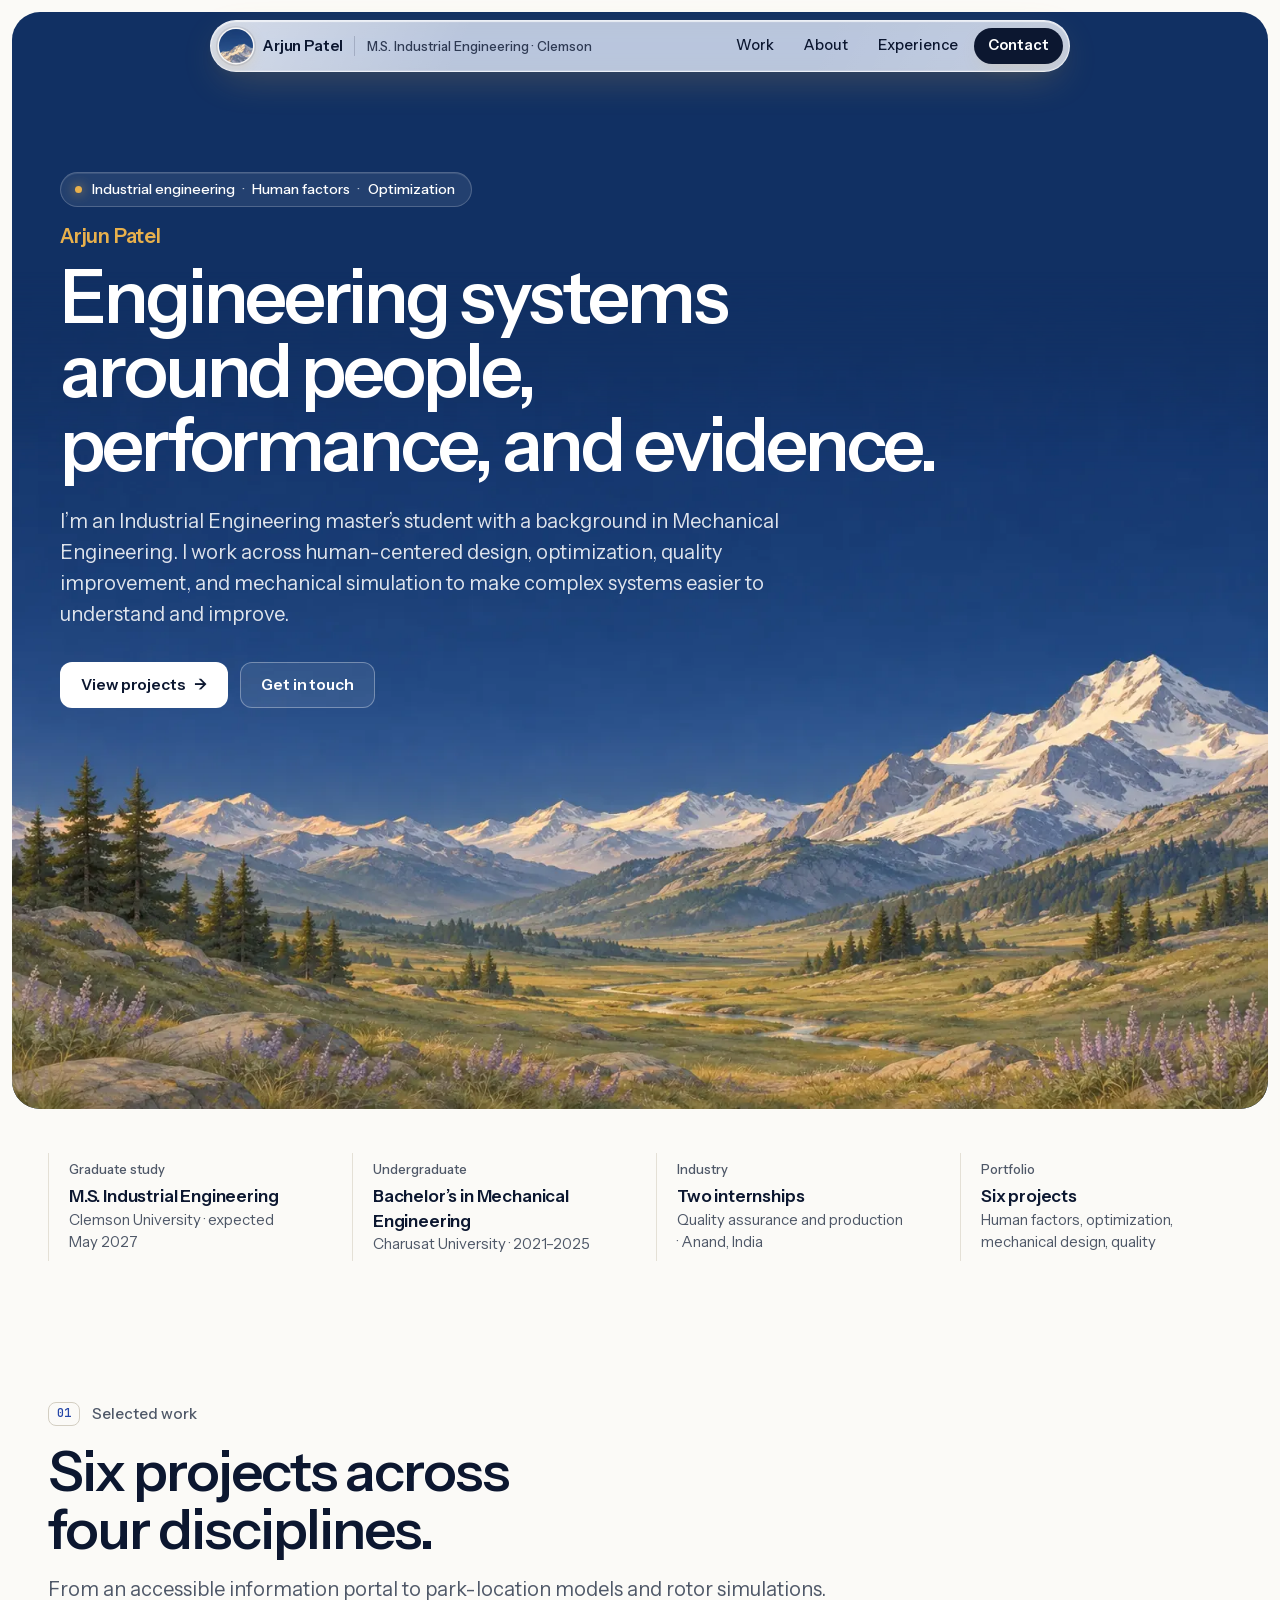
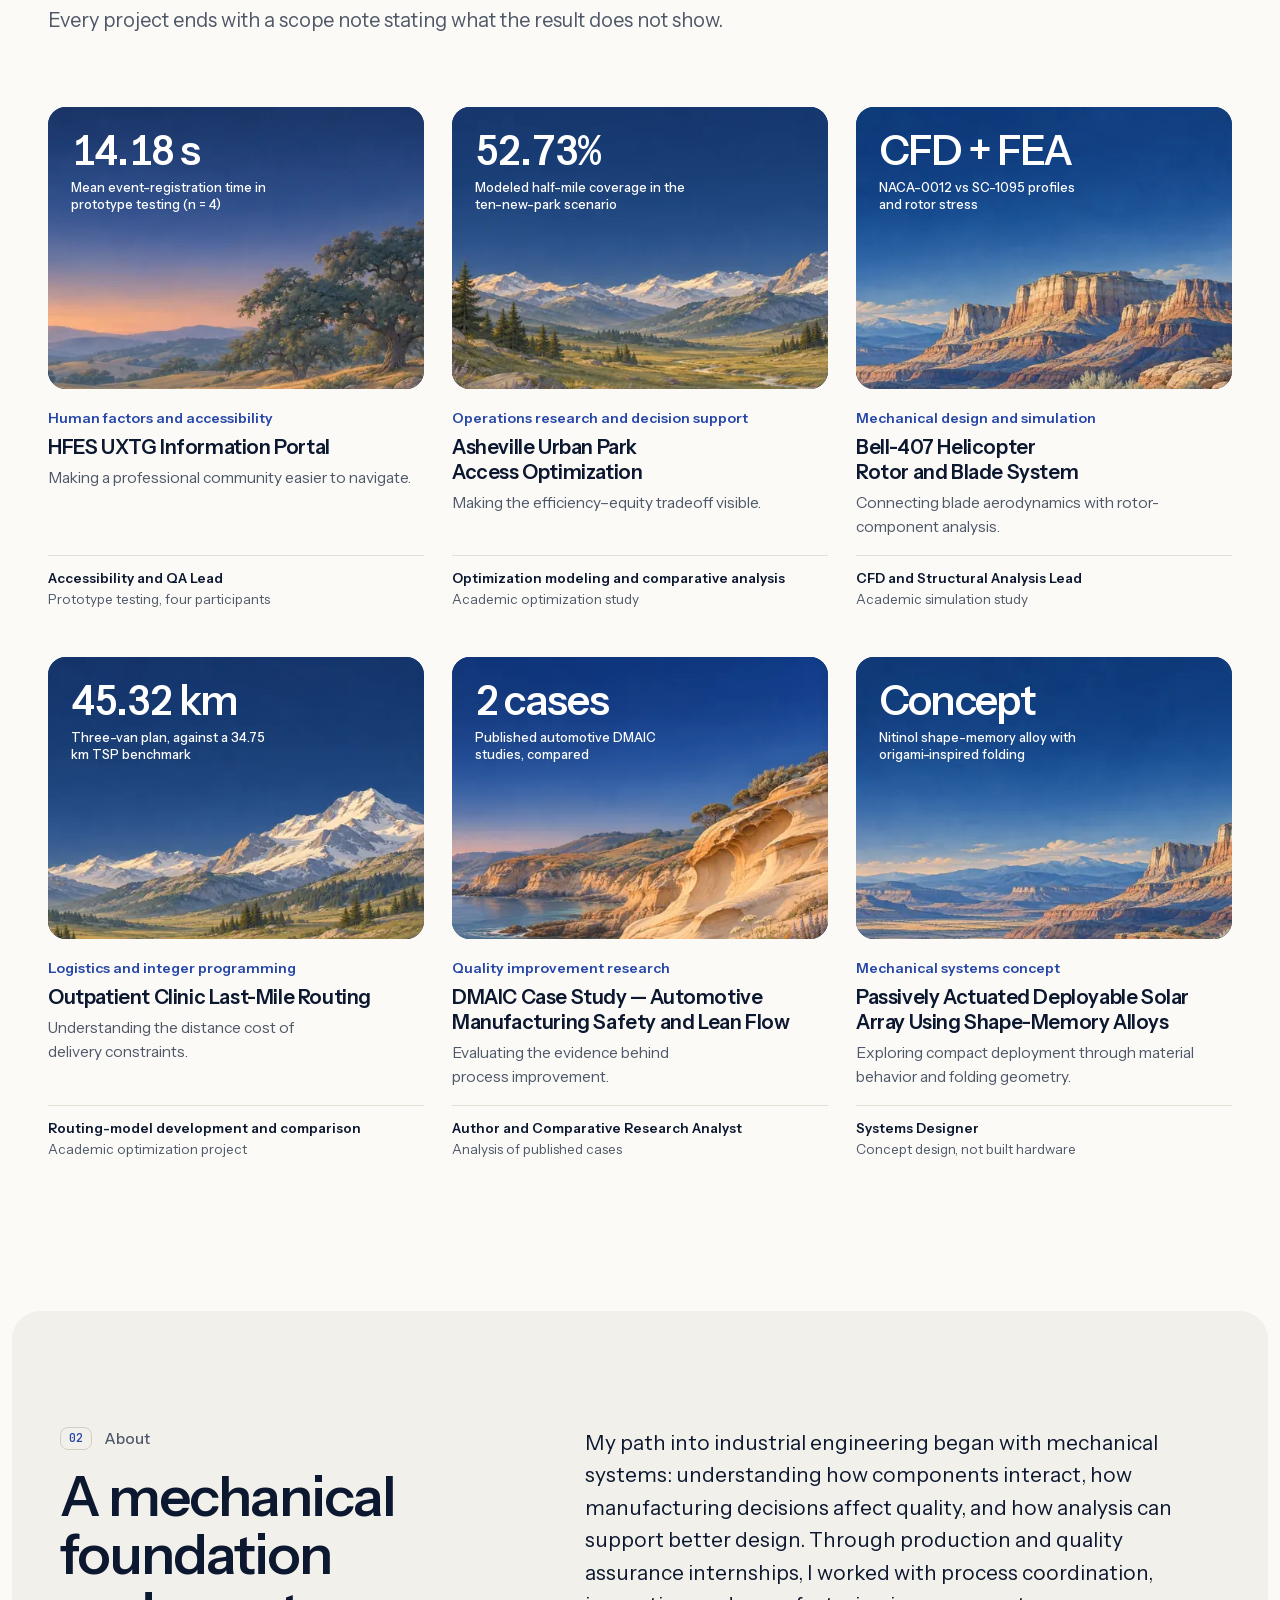
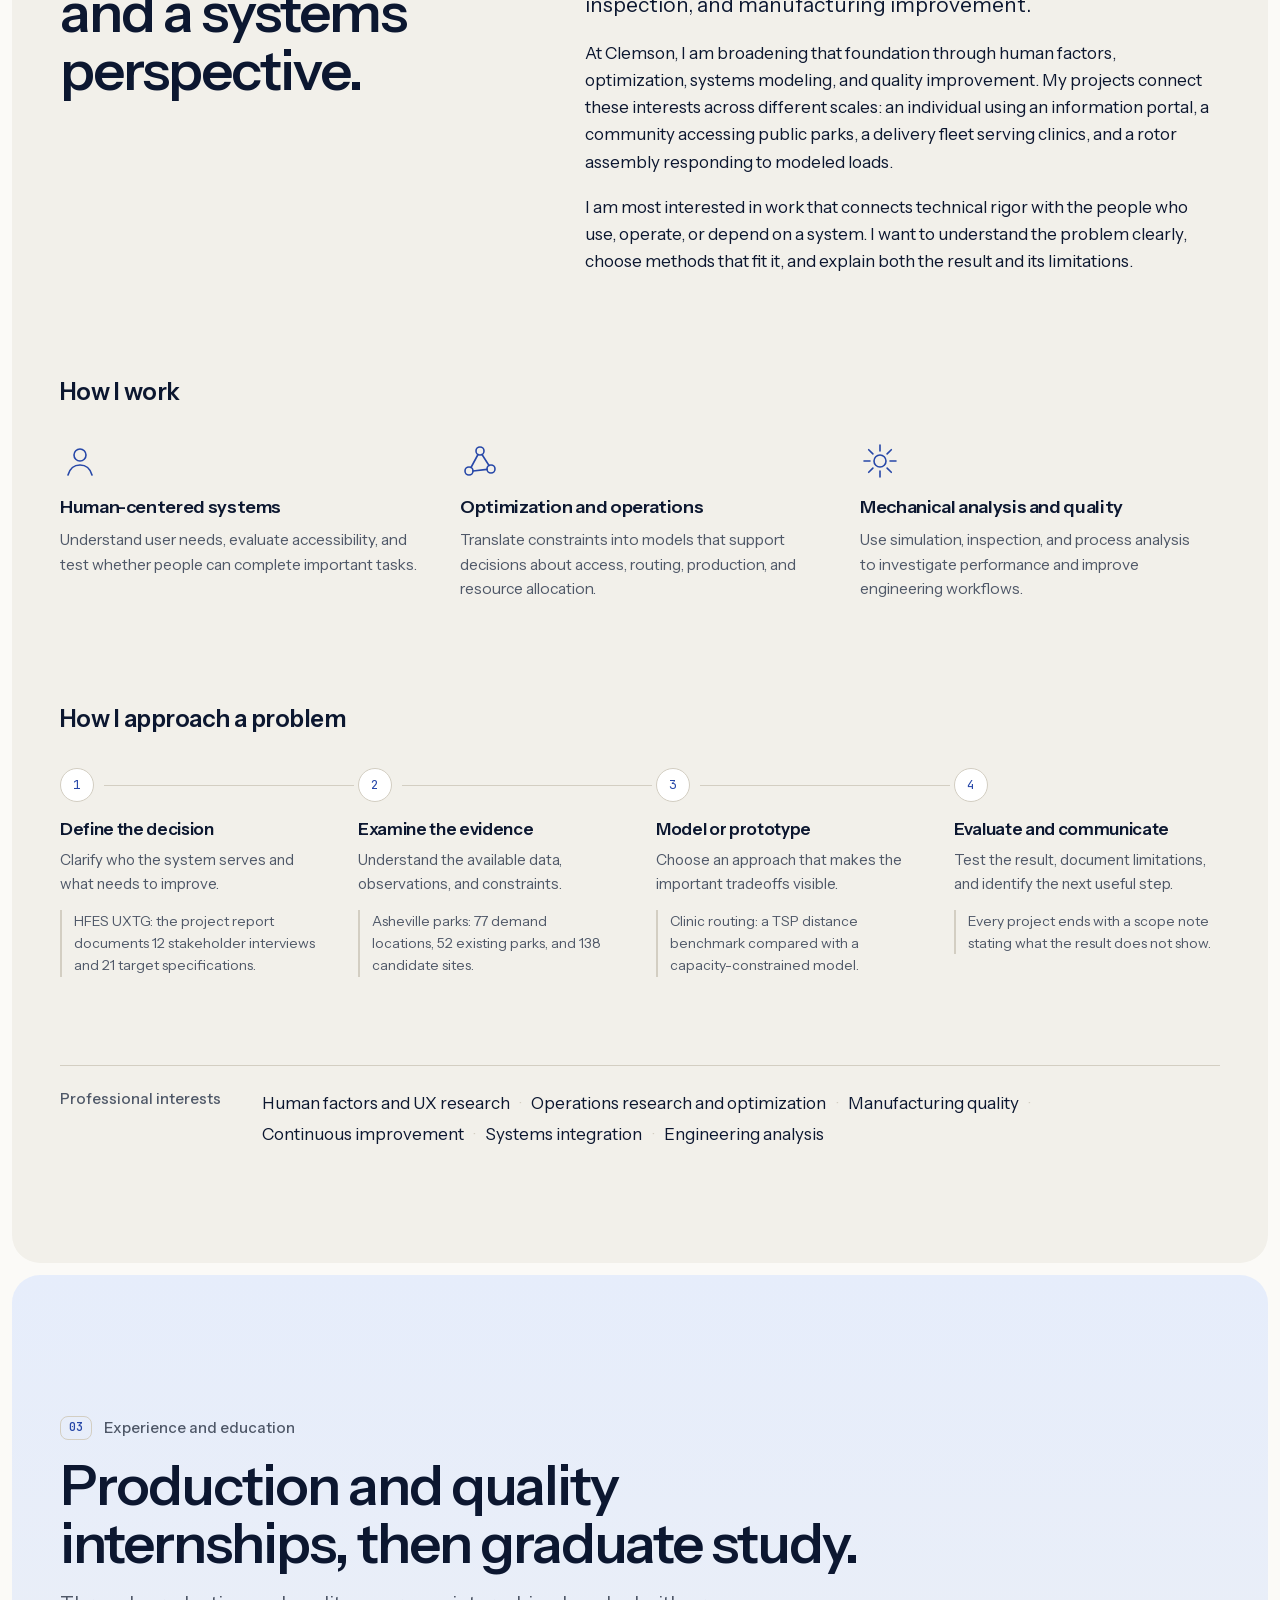
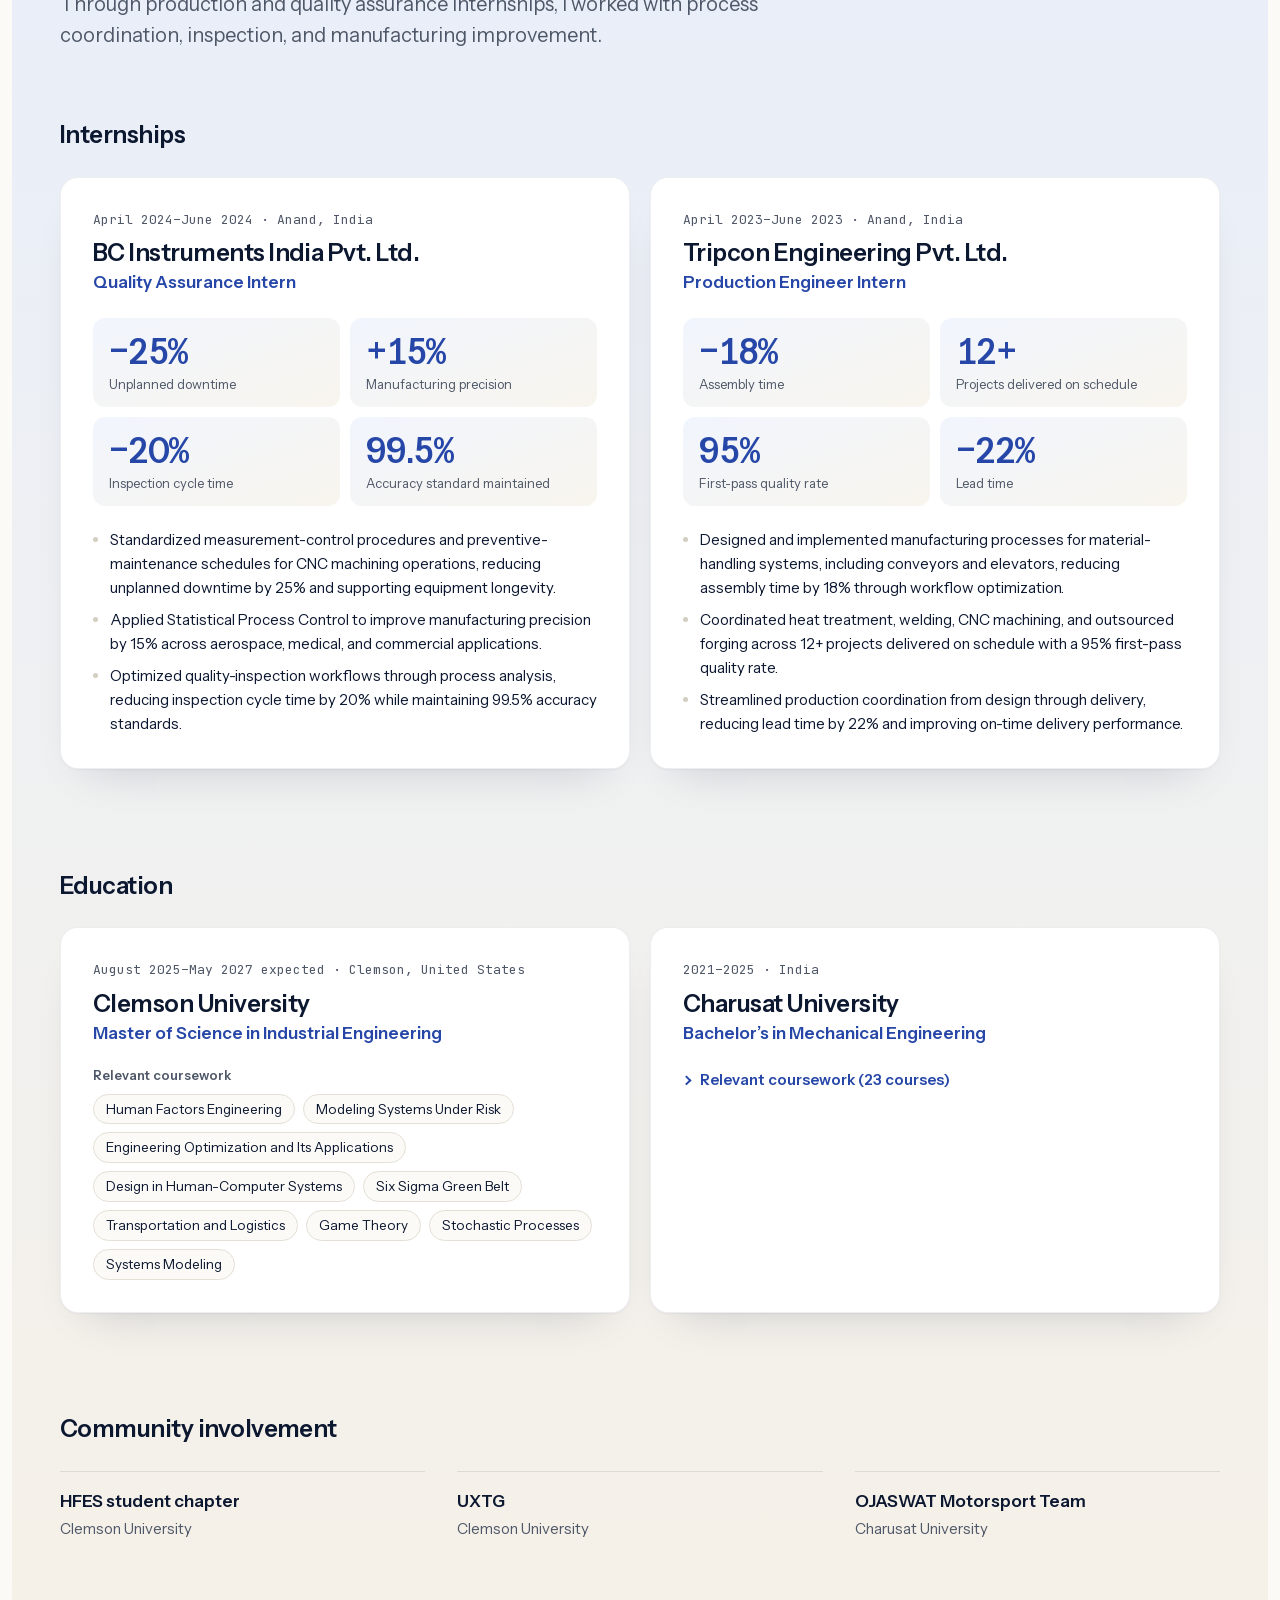
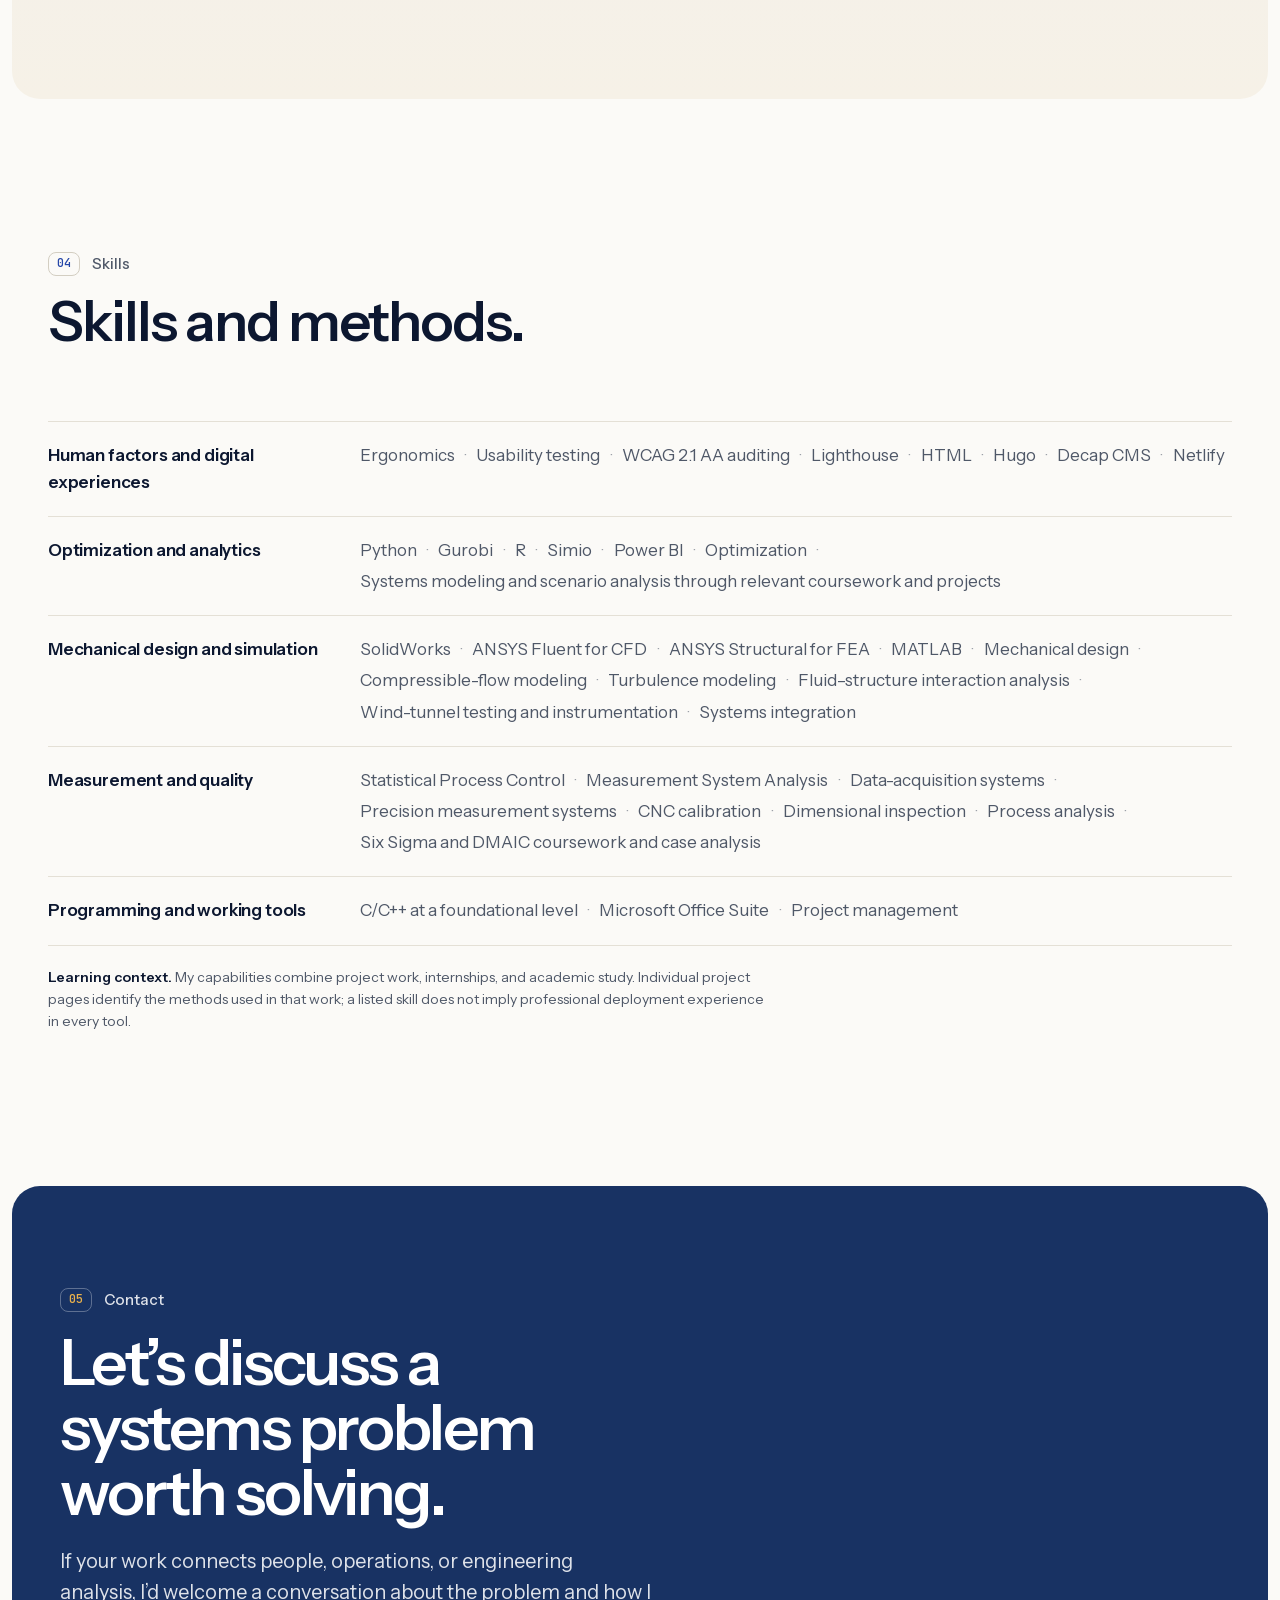
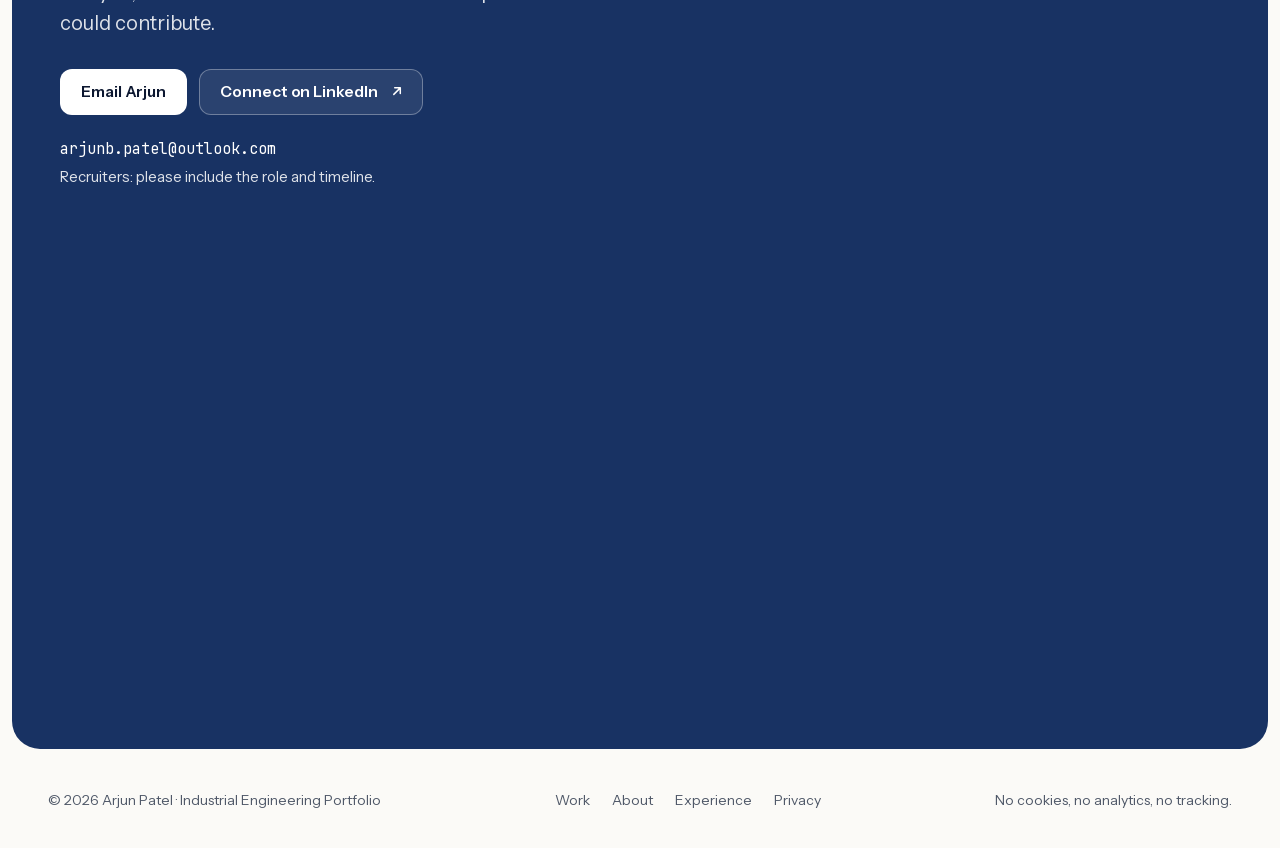
<file: index.html>
<!doctype html>
<html lang="en">
  <head>
    <meta charset="utf-8">
    <meta name="viewport" content="width=device-width, initial-scale=1">
    <meta http-equiv="Content-Security-Policy" content="default-src 'none'; style-src 'self'; img-src 'self'; font-src 'self'; script-src 'none'; connect-src 'none'; object-src 'none'; base-uri 'none'; form-action 'none'; upgrade-insecure-requests">
    <meta name="referrer" content="strict-origin-when-cross-origin">
    <title>Arjun Patel | Industrial Engineering Portfolio</title>
    <meta name="description" content="Arjun Patel is an Industrial Engineering master’s student at Clemson University. Selected projects in human factors, optimization, quality improvement, and mechanical analysis.">
    <link rel="canonical" href="https://arjunengineers.github.io/">
    <meta name="theme-color" content="#fbfaf7">
    <meta property="og:type" content="website">
    <meta property="og:site_name" content="Arjun Patel">
    <meta property="og:title" content="Arjun Patel | Industrial Engineering Portfolio">
    <meta property="og:description" content="Engineering systems around people, performance, and evidence. Selected projects in human factors, optimization, quality improvement, and mechanical analysis.">
    <meta property="og:url" content="https://arjunengineers.github.io/">
    <meta property="og:image" content="https://arjunengineers.github.io/assets/img/og-image.jpg">
    <meta property="og:image:width" content="1200">
    <meta property="og:image:height" content="630">
    <meta property="og:image:alt" content="A painted alpine valley under a deep blue sky.">
    <meta name="twitter:card" content="summary_large_image">
    <link rel="icon" href="favicon.svg" type="image/svg+xml">
    <link rel="preload" href="assets/fonts/instrument-sans-latin-var.woff2" as="font" type="font/woff2" crossorigin>
    <link rel="stylesheet" href="assets/css/site.css">
    <script type="application/ld+json">
    {
      "@context": "https://schema.org",
      "@type": "Person",
      "name": "Arjun Patel",
      "url": "https://arjunengineers.github.io/",
      "description": "Industrial Engineering master’s student at Clemson University with a background in Mechanical Engineering.",
      "affiliation": { "@type": "CollegeOrUniversity", "name": "Clemson University" },
      "alumniOf": { "@type": "CollegeOrUniversity", "name": "Charusat University" },
      "sameAs": ["https://www.linkedin.com/in/linkwitharjun"],
      "knowsAbout": ["Industrial engineering", "Human factors", "Optimization", "Manufacturing quality", "Mechanical analysis"]
    }
    </script>
  </head>
  <body>
    <a class="skip-link" href="#main">Skip to content</a>

    <header class="topbar">
      <nav class="topbar__inner" aria-label="Primary">
        <a class="brand" href="index.html" aria-current="page"><img class="brand__mark" src="assets/img/brand-mark.webp" width="96" height="96" alt=""><span class="brand__name">Arjun Patel</span></a>
        <span class="brand__tag">M.S. Industrial Engineering · Clemson</span>
        <ul role="list">
          <li><a href="#projects">Work</a></li>
          <li><a href="#about">About</a></li>
          <li><a href="#experience">Experience</a></li>
          <li><a class="nav-cta" href="#contact">Contact</a></li>
        </ul>
      </nav>
    </header>

    <main id="main" tabindex="-1">
      <section class="panel scene scene--home scene--fit nav-dark" aria-labelledby="hero-title">
        <div class="scene__sky">
          <div class="wrap">
            <div class="hero__content">
              <p class="hero__badge"><span>Industrial engineering</span><span>Human factors</span><span>Optimization</span></p>
              <h1 class="hero__title" id="hero-title">
                <span class="hero__name">Arjun Patel</span><span class="visually-hidden">: </span>
                <span class="hero__headline">Engineering systems around people, performance, and evidence.</span>
              </h1>
              <p class="hero__lede measure">I’m an Industrial Engineering master’s student with a background in Mechanical Engineering. I work across human-centered design, optimization, quality improvement, and mechanical simulation to make complex systems easier to understand and improve.</p>
              <div class="hero__actions">
                <a class="btn btn--light" href="#projects">View projects <span class="arrow" aria-hidden="true">→</span></a>
                <a class="btn btn--glass" href="#contact">Get in touch</a>
              </div>
            </div>
          </div>
        </div>
        <picture class="scene__art">
          <source media="(max-width: 699px)" type="image/webp" srcset="assets/img/scene/alpine-tall-640.webp 640w, assets/img/scene/alpine-tall-941.webp 941w" sizes="100vw" width="941" height="1672">
          <img src="assets/img/scene/alpine-1536.webp" srcset="assets/img/scene/alpine-768.webp 768w, assets/img/scene/alpine-1152.webp 1152w, assets/img/scene/alpine-1536.webp 1536w" sizes="100vw" width="1536" height="1024" alt="" fetchpriority="high">
        </picture>
      </section>

      <div class="wrap">
        <dl class="glance" aria-label="At a glance">
          <div><dt>Graduate study</dt><dd><strong>M.S. Industrial Engineering</strong>Clemson University · expected May 2027</dd></div>
          <div><dt>Undergraduate</dt><dd><strong>Bachelor’s in Mechanical Engineering</strong>Charusat University · 2021–2025</dd></div>
          <div><dt>Industry</dt><dd><strong>Two internships</strong>Quality assurance and production · Anand, India</dd></div>
          <div><dt>Portfolio</dt><dd><strong>Six projects</strong>Human factors, optimization, mechanical design, quality</dd></div>
        </dl>
      </div>

      <section class="section" id="projects" aria-labelledby="projects-title">
        <div class="wrap">
          <div class="section-head">
            <p class="eyebrow"><span class="eyebrow__num">01</span>Selected work</p>
            <h2 class="title-lg" id="projects-title">Six projects across four disciplines.</h2>
            <p class="lead">From an accessible information portal to park-location models and rotor simulations. Every project ends with a scope note stating what the result does not show.</p>
          </div>

          <ul class="projects" role="list">
            <li>
              <article class="project" aria-labelledby="p-hfes">
                <div class="project__body">
                  <p class="project__kicker">Human factors and accessibility</p>
                  <h3 class="project__title" id="p-hfes"><a href="work/hfes-uxtg-portal/index.html">HFES UXTG Information Portal</a></h3>
                  <p class="project__text">Making a professional community easier to navigate.</p>
                  <p class="project__meta"><strong>Accessibility and QA Lead</strong> Prototype testing, four participants</p>
                </div>
                <div class="cover">
                  <img src="assets/img/cover/hfes-uxtg-portal-800.webp" srcset="assets/img/cover/hfes-uxtg-portal-480.webp 480w, assets/img/cover/hfes-uxtg-portal-800.webp 800w" sizes="(min-width: 1120px) 384px, (min-width: 680px) 50vw, 100vw" width="800" height="600" alt="" loading="lazy" decoding="async">
                  <p class="cover__text"><span class="cover__value">14.18 s</span><span class="cover__caption">Mean event-registration time in prototype testing (n = 4)</span></p>
                </div>
              </article>
            </li>
            <li>
              <article class="project" aria-labelledby="p-parks">
                <div class="project__body">
                  <p class="project__kicker">Operations research and decision support</p>
                  <h3 class="project__title" id="p-parks"><a href="work/asheville-park-access/index.html">Asheville Urban Park Access Optimization</a></h3>
                  <p class="project__text">Making the efficiency–equity tradeoff visible.</p>
                  <p class="project__meta"><strong>Optimization modeling and comparative analysis</strong> Academic optimization study</p>
                </div>
                <div class="cover">
                  <img src="assets/img/cover/asheville-park-access-800.webp" srcset="assets/img/cover/asheville-park-access-480.webp 480w, assets/img/cover/asheville-park-access-800.webp 800w" sizes="(min-width: 1120px) 384px, (min-width: 680px) 50vw, 100vw" width="800" height="600" alt="" loading="lazy" decoding="async">
                  <p class="cover__text"><span class="cover__value">52.73%</span><span class="cover__caption">Modeled half-mile coverage in the ten-new-park scenario</span></p>
                </div>
              </article>
            </li>
            <li>
              <article class="project" aria-labelledby="p-bell">
                <div class="project__body">
                  <p class="project__kicker">Mechanical design and simulation</p>
                  <h3 class="project__title" id="p-bell"><a href="work/bell407-rotor-analysis/index.html">Bell-407 Helicopter Rotor and Blade System</a></h3>
                  <p class="project__text">Connecting blade aerodynamics with rotor-component analysis.</p>
                  <p class="project__meta"><strong>CFD and Structural Analysis Lead</strong> Academic simulation study</p>
                </div>
                <div class="cover">
                  <img src="assets/img/cover/bell407-rotor-analysis-800.webp" srcset="assets/img/cover/bell407-rotor-analysis-480.webp 480w, assets/img/cover/bell407-rotor-analysis-800.webp 800w" sizes="(min-width: 1120px) 384px, (min-width: 680px) 50vw, 100vw" width="800" height="600" alt="" loading="lazy" decoding="async">
                  <p class="cover__text"><span class="cover__value">CFD + FEA</span><span class="cover__caption">NACA-0012 vs SC-1095 profiles and rotor stress</span></p>
                </div>
              </article>
            </li>
            <li>
              <article class="project" aria-labelledby="p-clinic">
                <div class="project__body">
                  <p class="project__kicker">Logistics and integer programming</p>
                  <h3 class="project__title" id="p-clinic"><a href="work/outpatient-clinic-routing/index.html">Outpatient Clinic Last-Mile Routing</a></h3>
                  <p class="project__text">Understanding the distance cost of delivery constraints.</p>
                  <p class="project__meta"><strong>Routing-model development and comparison</strong> Academic optimization project</p>
                </div>
                <div class="cover">
                  <img src="assets/img/cover/outpatient-clinic-routing-800.webp" srcset="assets/img/cover/outpatient-clinic-routing-480.webp 480w, assets/img/cover/outpatient-clinic-routing-800.webp 800w" sizes="(min-width: 1120px) 384px, (min-width: 680px) 50vw, 100vw" width="800" height="600" alt="" loading="lazy" decoding="async">
                  <p class="cover__text"><span class="cover__value">45.32 km</span><span class="cover__caption">Three-van plan, against a 34.75 km TSP benchmark</span></p>
                </div>
              </article>
            </li>
            <li>
              <article class="project" aria-labelledby="p-dmaic">
                <div class="project__body">
                  <p class="project__kicker">Quality improvement research</p>
                  <h3 class="project__title" id="p-dmaic"><a href="work/automotive-dmaic-review/index.html">DMAIC Case Study — Automotive Manufacturing Safety and Lean Flow</a></h3>
                  <p class="project__text">Evaluating the evidence behind process improvement.</p>
                  <p class="project__meta"><strong>Author and Comparative Research Analyst</strong> Analysis of published cases</p>
                </div>
                <div class="cover">
                  <img src="assets/img/cover/automotive-dmaic-review-800.webp" srcset="assets/img/cover/automotive-dmaic-review-480.webp 480w, assets/img/cover/automotive-dmaic-review-800.webp 800w" sizes="(min-width: 1120px) 384px, (min-width: 680px) 50vw, 100vw" width="800" height="600" alt="" loading="lazy" decoding="async">
                  <p class="cover__text"><span class="cover__value">2 cases</span><span class="cover__caption">Published automotive DMAIC studies, compared</span></p>
                </div>
              </article>
            </li>
            <li>
              <article class="project" aria-labelledby="p-solar">
                <div class="project__body">
                  <p class="project__kicker">Mechanical systems concept</p>
                  <h3 class="project__title" id="p-solar"><a href="work/passive-solar-array/index.html">Passively Actuated Deployable Solar Array Using Shape-Memory Alloys</a></h3>
                  <p class="project__text">Exploring compact deployment through material behavior and folding geometry.</p>
                  <p class="project__meta"><strong>Systems Designer</strong> Concept design, not built hardware</p>
                </div>
                <div class="cover">
                  <img src="assets/img/cover/passive-solar-array-800.webp" srcset="assets/img/cover/passive-solar-array-480.webp 480w, assets/img/cover/passive-solar-array-800.webp 800w" sizes="(min-width: 1120px) 384px, (min-width: 680px) 50vw, 100vw" width="800" height="600" alt="" loading="lazy" decoding="async">
                  <p class="cover__text"><span class="cover__value">Concept</span><span class="cover__caption">Nitinol shape-memory alloy with origami-inspired folding</span></p>
                </div>
              </article>
            </li>
          </ul>
        </div>
      </section>

      <section class="panel panel--soft" id="about" aria-labelledby="about-title">
        <div class="wrap section">
          <div class="about-intro">
            <div class="section-head">
              <p class="eyebrow"><span class="eyebrow__num">02</span>About</p>
              <h2 class="title-lg" id="about-title">A mechanical foundation and a systems perspective.</h2>
            </div>
            <div class="prose prose--lg">
              <p>My path into industrial engineering began with mechanical systems: understanding how components interact, how manufacturing decisions affect quality, and how analysis can support better design. Through production and quality assurance internships, I worked with process coordination, inspection, and manufacturing improvement.</p>
              <p>At Clemson, I am broadening that foundation through human factors, optimization, systems modeling, and quality improvement. My projects connect these interests across different scales: an individual using an information portal, a community accessing public parks, a delivery fleet serving clinics, and a rotor assembly responding to modeled loads.</p>
              <p>I am most interested in work that connects technical rigor with the people who use, operate, or depend on a system. I want to understand the problem clearly, choose methods that fit it, and explain both the result and its limitations.</p>
            </div>
          </div>

          <div class="block">
            <h3 class="subhead">How I work</h3>
            <ul class="pillars" role="list">
              <li class="pillar">
                <svg viewBox="0 0 40 40" fill="none" stroke="currentColor" stroke-width="1.6" stroke-linecap="round" aria-hidden="true" focusable="false"><circle cx="20" cy="14" r="6"/><path d="M8 34c1.8-6.4 6.5-10 12-10s10.2 3.6 12 10"/></svg>
                <h4>Human-centered systems</h4>
                <p>Understand user needs, evaluate accessibility, and test whether people can complete important tasks.</p>
              </li>
              <li class="pillar">
                <svg viewBox="0 0 40 40" fill="none" stroke="currentColor" stroke-width="1.6" stroke-linecap="round" aria-hidden="true" focusable="false"><circle cx="9" cy="30" r="4"/><circle cx="20" cy="10" r="4"/><circle cx="31" cy="28" r="4"/><path d="M11 26.5 18 13.5M22 13.5 29 24.5M13 30l14-1.6"/></svg>
                <h4>Optimization and operations</h4>
                <p>Translate constraints into models that support decisions about access, routing, production, and resource allocation.</p>
              </li>
              <li class="pillar">
                <svg viewBox="0 0 40 40" fill="none" stroke="currentColor" stroke-width="1.6" stroke-linecap="round" aria-hidden="true" focusable="false"><circle cx="20" cy="20" r="6"/><path d="M20 4v6M20 30v6M4 20h6M30 20h6M8.7 8.7l4.2 4.2M27.1 27.1l4.2 4.2M8.7 31.3l4.2-4.2M27.1 12.9l4.2-4.2"/></svg>
                <h4>Mechanical analysis and quality</h4>
                <p>Use simulation, inspection, and process analysis to investigate performance and improve engineering workflows.</p>
              </li>
            </ul>
          </div>

          <div class="block">
            <h3 class="subhead">How I approach a problem</h3>
            <ol class="process" role="list">
              <li class="step">
                <h4>Define the decision</h4>
                <p>Clarify who the system serves and what needs to improve.</p>
                <p class="step__eg">HFES UXTG: the project report documents 12 stakeholder interviews and 21 target specifications.</p>
              </li>
              <li class="step">
                <h4>Examine the evidence</h4>
                <p>Understand the available data, observations, and constraints.</p>
                <p class="step__eg">Asheville parks: 77 demand locations, 52 existing parks, and 138 candidate sites.</p>
              </li>
              <li class="step">
                <h4>Model or prototype</h4>
                <p>Choose an approach that makes the important tradeoffs visible.</p>
                <p class="step__eg">Clinic routing: a TSP distance benchmark compared with a capacity-constrained model.</p>
              </li>
              <li class="step">
                <h4>Evaluate and communicate</h4>
                <p>Test the result, document limitations, and identify the next useful step.</p>
                <p class="step__eg">Every project ends with a scope note stating what the result does not show.</p>
              </li>
            </ol>
          </div>

          <div class="interests">
            <h3>Professional interests</h3>
            <ul class="inline-list" role="list">
              <li>Human factors and UX research</li>
              <li>Operations research and optimization</li>
              <li>Manufacturing quality</li>
              <li>Continuous improvement</li>
              <li>Systems integration</li>
              <li>Engineering analysis</li>
            </ul>
          </div>
        </div>
      </section>

      <section class="panel exp" id="experience" aria-labelledby="experience-title">
        <div class="wrap section">
          <div class="section-head">
            <p class="eyebrow"><span class="eyebrow__num">03</span>Experience and education</p>
            <h2 class="title-lg" id="experience-title">Production and quality internships, then graduate study.</h2>
            <p class="lead">Through production and quality assurance internships, I worked with process coordination, inspection, and manufacturing improvement.</p>
          </div>

          <h3 class="subhead">Internships</h3>
          <ul class="roles" role="list">
            <li>
              <article class="role card-lite" aria-labelledby="role-bc">
                <div>
                  <p class="role__when">April 2024–June 2024 · Anand, India</p>
                  <h4 id="role-bc">BC Instruments India Pvt. Ltd.</h4>
                  <p class="role__title">Quality Assurance Intern</p>
                </div>
                <dl class="impact" aria-label="Reported results">
                  <div><dt>Unplanned downtime</dt><dd>−25%</dd></div>
                  <div><dt>Manufacturing precision</dt><dd>+15%</dd></div>
                  <div><dt>Inspection cycle time</dt><dd>−20%</dd></div>
                  <div><dt>Accuracy standard maintained</dt><dd>99.5%</dd></div>
                </dl>
                <ul class="role__points">
                  <li>Standardized measurement-control procedures and preventive-maintenance schedules for CNC machining operations, reducing unplanned downtime by 25% and supporting equipment longevity.</li>
                  <li>Applied Statistical Process Control to improve manufacturing precision by 15% across aerospace, medical, and commercial applications.</li>
                  <li>Optimized quality-inspection workflows through process analysis, reducing inspection cycle time by 20% while maintaining 99.5% accuracy standards.</li>
                </ul>
              </article>
            </li>
            <li>
              <article class="role card-lite" aria-labelledby="role-tripcon">
                <div>
                  <p class="role__when">April 2023–June 2023 · Anand, India</p>
                  <h4 id="role-tripcon">Tripcon Engineering Pvt. Ltd.</h4>
                  <p class="role__title">Production Engineer Intern</p>
                </div>
                <dl class="impact" aria-label="Reported results">
                  <div><dt>Assembly time</dt><dd>−18%</dd></div>
                  <div><dt>Projects delivered on schedule</dt><dd>12+</dd></div>
                  <div><dt>First-pass quality rate</dt><dd>95%</dd></div>
                  <div><dt>Lead time</dt><dd>−22%</dd></div>
                </dl>
                <ul class="role__points">
                  <li>Designed and implemented manufacturing processes for material-handling systems, including conveyors and elevators, reducing assembly time by 18% through workflow optimization.</li>
                  <li>Coordinated heat treatment, welding, CNC machining, and outsourced forging across 12+ projects delivered on schedule with a 95% first-pass quality rate.</li>
                  <li>Streamlined production coordination from design through delivery, reducing lead time by 22% and improving on-time delivery performance.</li>
                </ul>
              </article>
            </li>
          </ul>

          <div class="block" id="education">
            <h3 class="subhead">Education</h3>
            <ul class="edu" role="list">
              <li>
                <article class="edu-card card-lite" aria-labelledby="edu-clemson">
                  <p class="role__when">August 2025–May 2027 expected · Clemson, United States</p>
                  <h4 id="edu-clemson">Clemson University</h4>
                  <p class="role__title">Master of Science in Industrial Engineering</p>
                  <p class="edu-card__label">Relevant coursework</p>
                  <ul class="chips-dark" role="list">
                    <li>Human Factors Engineering</li>
                    <li>Modeling Systems Under Risk</li>
                    <li>Engineering Optimization and Its Applications</li>
                    <li>Design in Human-Computer Systems</li>
                    <li>Six Sigma Green Belt</li>
                    <li>Transportation and Logistics</li>
                    <li>Game Theory</li>
                    <li>Stochastic Processes</li>
                    <li>Systems Modeling</li>
                  </ul>
                </article>
              </li>
              <li>
                <article class="edu-card card-lite" aria-labelledby="edu-charusat">
                  <p class="role__when">2021–2025 · India</p>
                  <h4 id="edu-charusat">Charusat University</h4>
                  <p class="role__title">Bachelor’s in Mechanical Engineering</p>
                  <details>
                    <summary>Relevant coursework (23 courses)</summary>
                    <ul class="chips-dark" role="list">
                      <li>C</li>
                      <li>Python</li>
                      <li>Manufacturing Processes</li>
                      <li>Thermodynamics</li>
                      <li>Health Care Management</li>
                      <li>Materials Engineering</li>
                      <li>Fluid Mechanics</li>
                      <li>Machine Dynamics</li>
                      <li>Heat and Mass Transfer</li>
                      <li>Thermal Engineering</li>
                      <li>Metrology and Quality Control</li>
                      <li>Dynamics of Compressible Flow</li>
                      <li>HVAC</li>
                      <li>Production Technology</li>
                      <li>Computer-Aided Design</li>
                      <li>Fluid Machines</li>
                      <li>Automobile Engineering</li>
                      <li>Operations Research</li>
                      <li>Power Plant Engineering</li>
                      <li>Computer-Aided Manufacturing</li>
                      <li>Design of Transmission Systems</li>
                      <li>Computational Fluid Dynamics</li>
                      <li>Project Management</li>
                    </ul>
                  </details>
                </article>
              </li>
            </ul>
          </div>

          <div class="block">
            <h3 class="subhead">Community involvement</h3>
            <ul class="community" role="list">
              <li><strong>HFES student chapter</strong> <span>Clemson University</span></li>
              <li><strong>UXTG</strong> <span>Clemson University</span></li>
              <li><strong>OJASWAT Motorsport Team</strong> <span>Charusat University</span></li>
            </ul>
          </div>
        </div>
      </section>

      <section class="section" id="skills" aria-labelledby="skills-title">
        <div class="wrap">
          <div class="section-head">
            <p class="eyebrow"><span class="eyebrow__num">04</span>Skills</p>
            <h2 class="title-lg" id="skills-title">Skills and methods.</h2>
          </div>
          <dl class="spec-sheet">
            <div>
              <dt>Human factors and digital experiences</dt>
              <dd><ul class="inline-list" role="list"><li>Ergonomics</li><li>Usability testing</li><li>WCAG 2.1 AA auditing</li><li>Lighthouse</li><li>HTML</li><li>Hugo</li><li>Decap CMS</li><li>Netlify</li></ul></dd>
            </div>
            <div>
              <dt>Optimization and analytics</dt>
              <dd><ul class="inline-list" role="list"><li>Python</li><li>Gurobi</li><li>R</li><li>Simio</li><li>Power BI</li><li>Optimization</li><li>Systems modeling and scenario analysis through relevant coursework and projects</li></ul></dd>
            </div>
            <div>
              <dt>Mechanical design and simulation</dt>
              <dd><ul class="inline-list" role="list"><li>SolidWorks</li><li>ANSYS Fluent for CFD</li><li>ANSYS Structural for FEA</li><li>MATLAB</li><li>Mechanical design</li><li>Compressible-flow modeling</li><li>Turbulence modeling</li><li>Fluid–structure interaction analysis</li><li>Wind-tunnel testing and instrumentation</li><li>Systems integration</li></ul></dd>
            </div>
            <div>
              <dt>Measurement and quality</dt>
              <dd><ul class="inline-list" role="list"><li>Statistical Process Control</li><li>Measurement System Analysis</li><li>Data-acquisition systems</li><li>Precision measurement systems</li><li>CNC calibration</li><li>Dimensional inspection</li><li>Process analysis</li><li>Six Sigma and DMAIC coursework and case analysis</li></ul></dd>
            </div>
            <div>
              <dt>Programming and working tools</dt>
              <dd><ul class="inline-list" role="list"><li>C/C++ at a foundational level</li><li>Microsoft Office Suite</li><li>Project management</li></ul></dd>
            </div>
          </dl>
          <p class="footnote"><strong>Learning context.</strong> My capabilities combine project work, internships, and academic study. Individual project pages identify the methods used in that work; a listed skill does not imply professional deployment experience in every tool.</p>
        </div>
      </section>

      <section class="panel scene scene--contact scene--fit-wide nav-dark-end" id="contact" aria-labelledby="contact-title">
        <div class="scene__sky">
          <div class="wrap">
            <div class="contact measure">
              <div class="contact__main">
                <p class="eyebrow"><span class="eyebrow__num">05</span>Contact</p>
                <h2 id="contact-title">Let’s discuss a systems problem worth solving.</h2>
                <p class="contact__lead">If your work connects people, operations, or engineering analysis, I’d welcome a conversation about the problem and how I could contribute.</p>
              </div>
              <div class="contact__side">
                <ul class="contact__actions" role="list">
                  <li><a class="btn btn--light" href="mailto:arjunb.patel@outlook.com?subject=Hello%20from%20your%20portfolio">Email Arjun</a></li>
                  <li><a class="btn btn--glass" href="https://www.linkedin.com/in/linkwitharjun" rel="noopener noreferrer">Connect on LinkedIn<svg class="ext" viewBox="0 0 12 12" aria-hidden="true" focusable="false"><path d="M4 2h6v6M10 2 3 9" fill="none" stroke="currentColor" stroke-width="1.6" stroke-linecap="round" stroke-linejoin="round"/></svg><span class="visually-hidden"> (external site)</span></a></li>
                </ul>
                <p class="contact__address">arjunb.patel@outlook.com</p>
                <p class="contact__hint">Recruiters: please include the role and timeline.</p>
              </div>
            </div>
          </div>
        </div>
        <picture class="scene__art">
          <source media="(max-width: 699px)" type="image/webp" srcset="assets/img/scene/oak-tall-640.webp 640w, assets/img/scene/oak-tall-941.webp 941w" sizes="100vw" width="941" height="1672">
          <img src="assets/img/scene/oak-1536.webp" srcset="assets/img/scene/oak-768.webp 768w, assets/img/scene/oak-1152.webp 1152w, assets/img/scene/oak-1536.webp 1536w" sizes="100vw" width="1536" height="1024" alt="" loading="lazy" decoding="async">
        </picture>
      </section>
    </main>

    <footer class="site-footer">
      <div class="wrap site-footer__inner">
        <p>© 2026 Arjun Patel · Industrial Engineering Portfolio</p>
        <nav aria-label="Footer">
          <ul role="list">
            <li><a href="#projects">Work</a></li>
            <li><a href="#about">About</a></li>
            <li><a href="#experience">Experience</a></li>
            <li><a href="privacy/index.html">Privacy</a></li>
          </ul>
        </nav>
        <p>No cookies, no analytics, no tracking.</p>
      </div>
    </footer>
  </body>
</html>
</file>
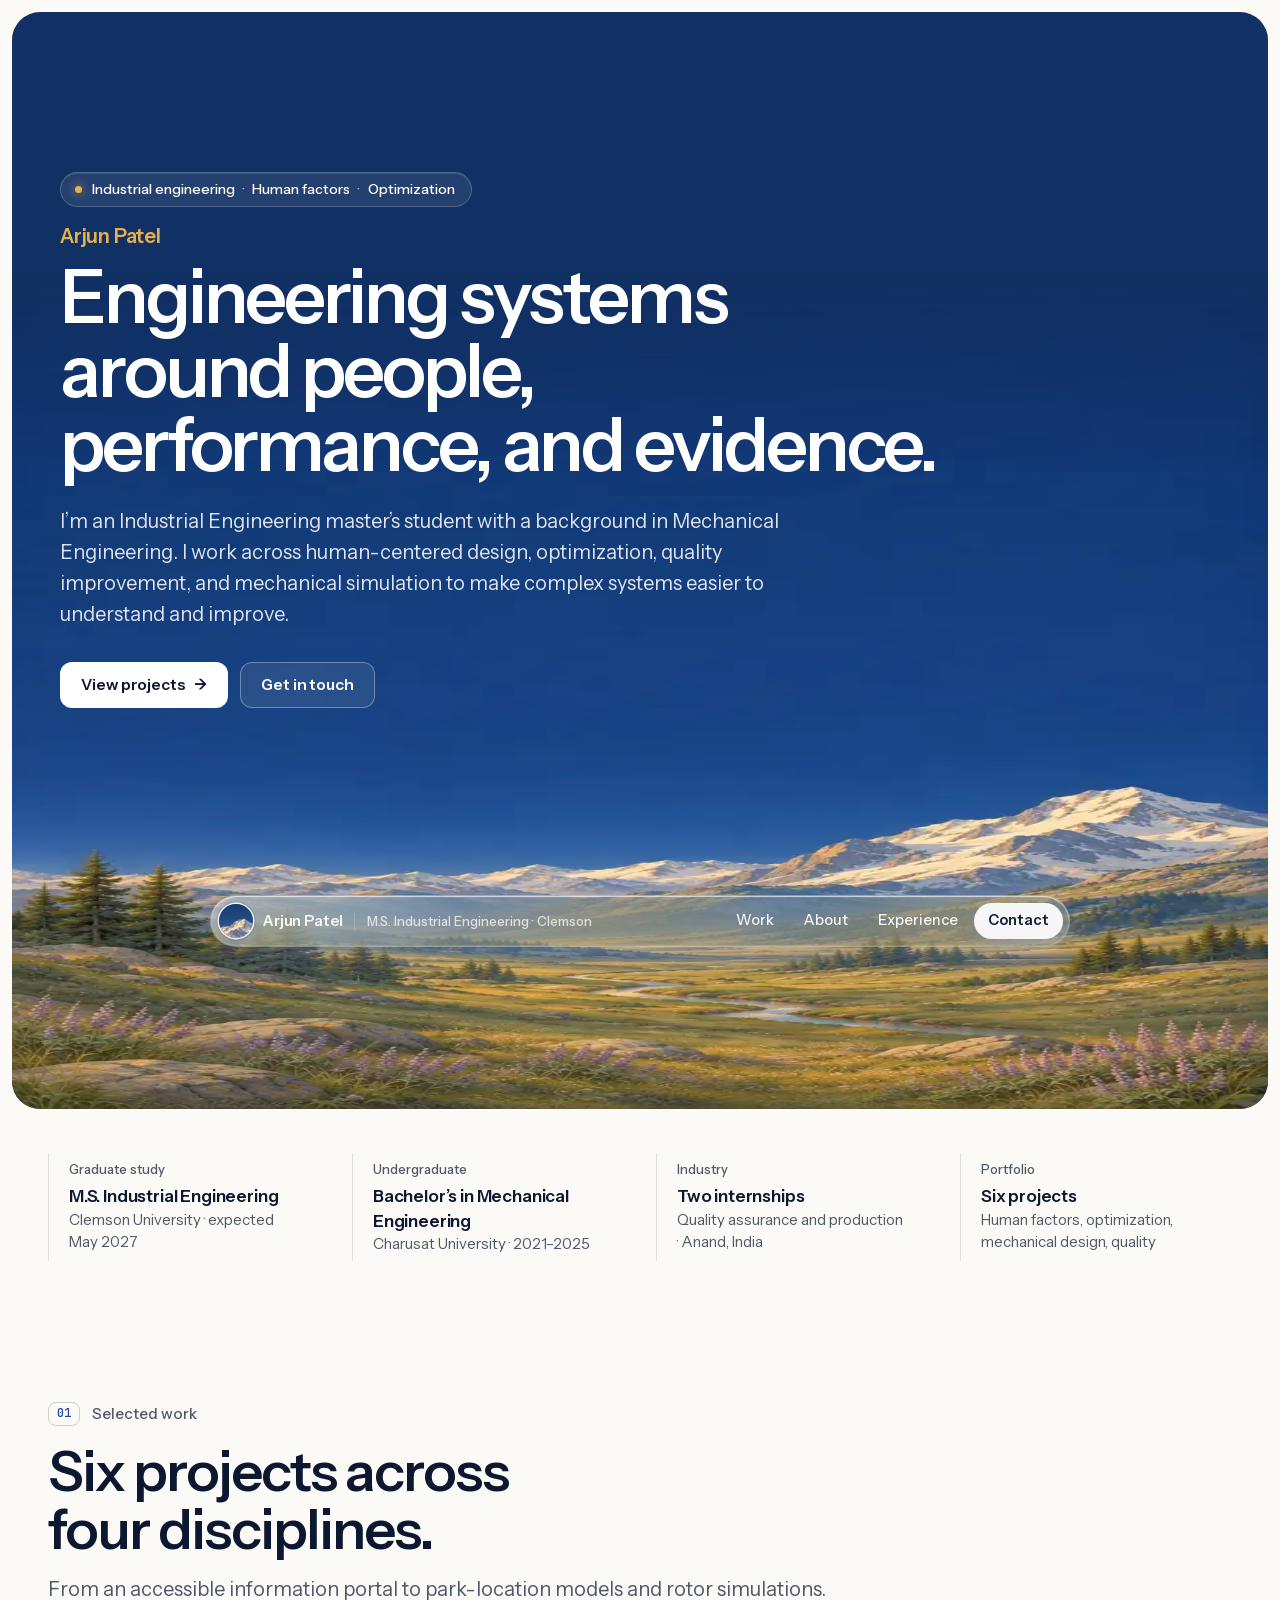
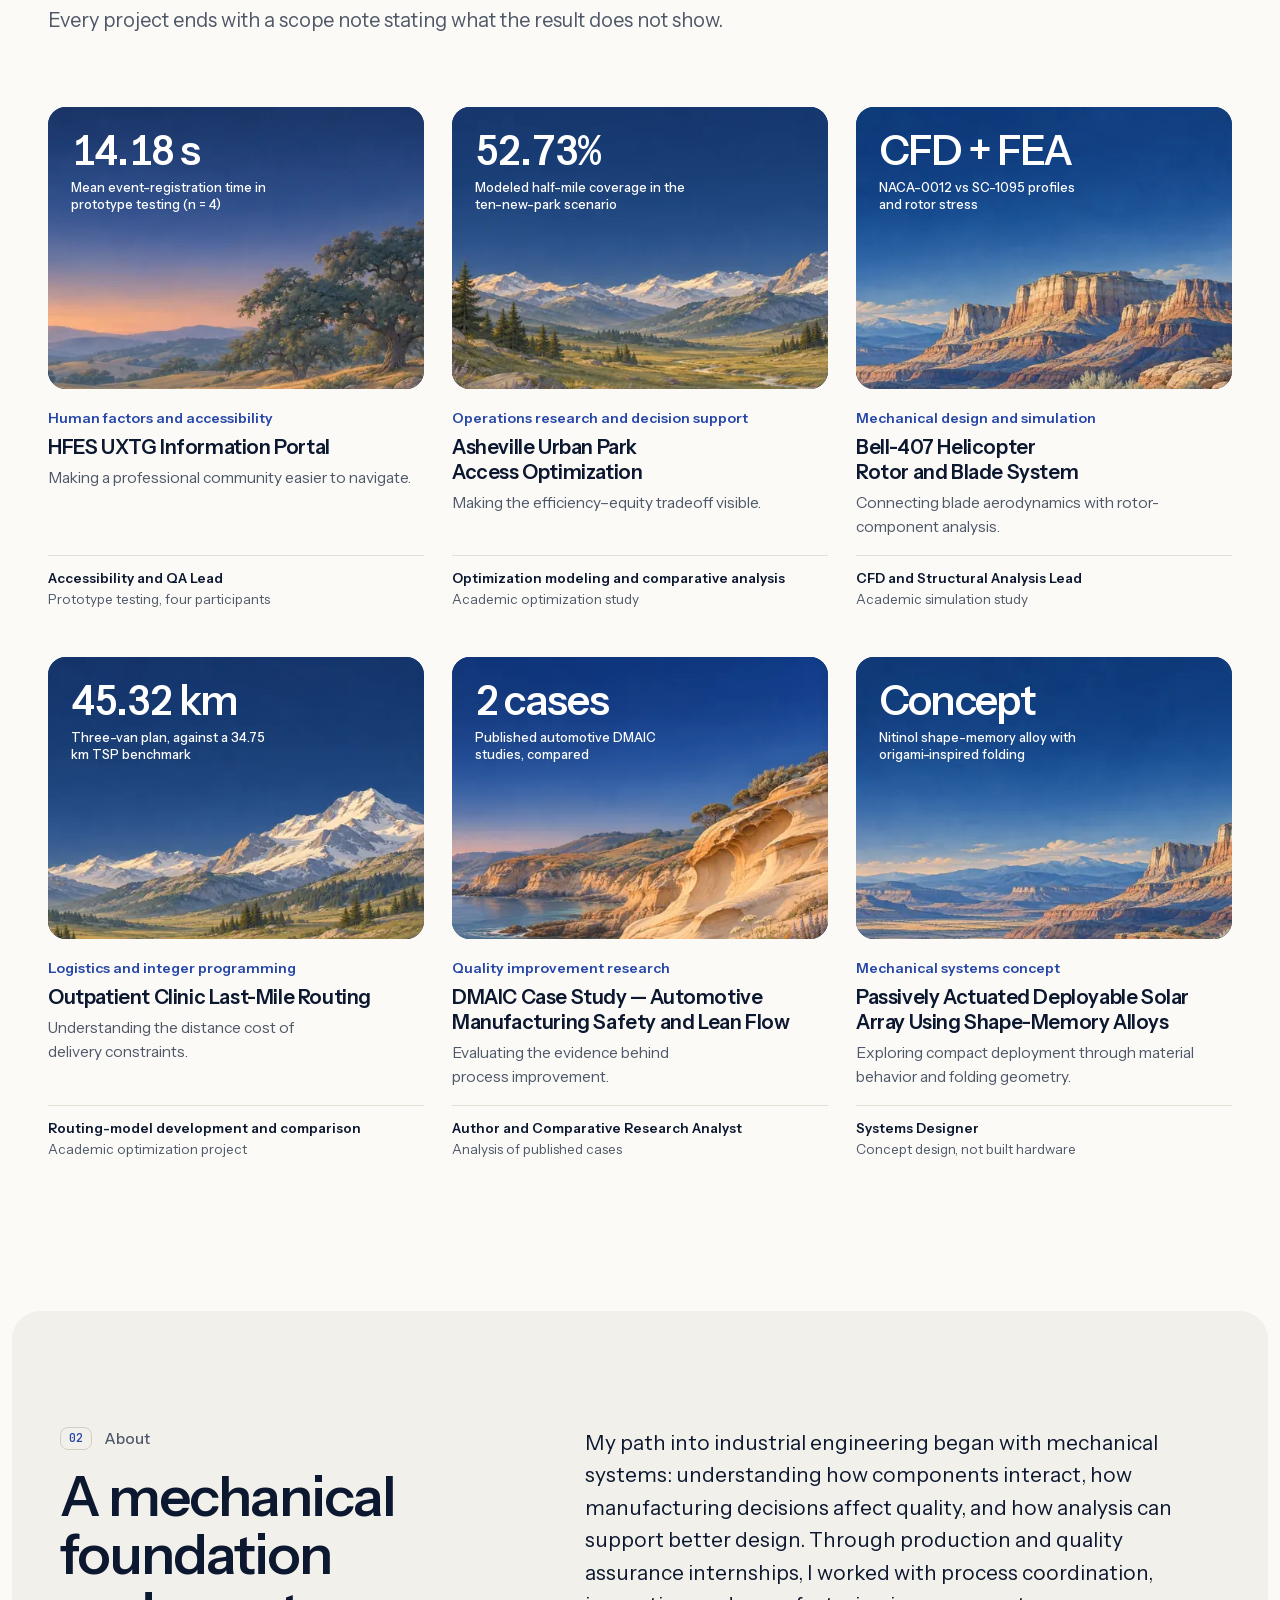
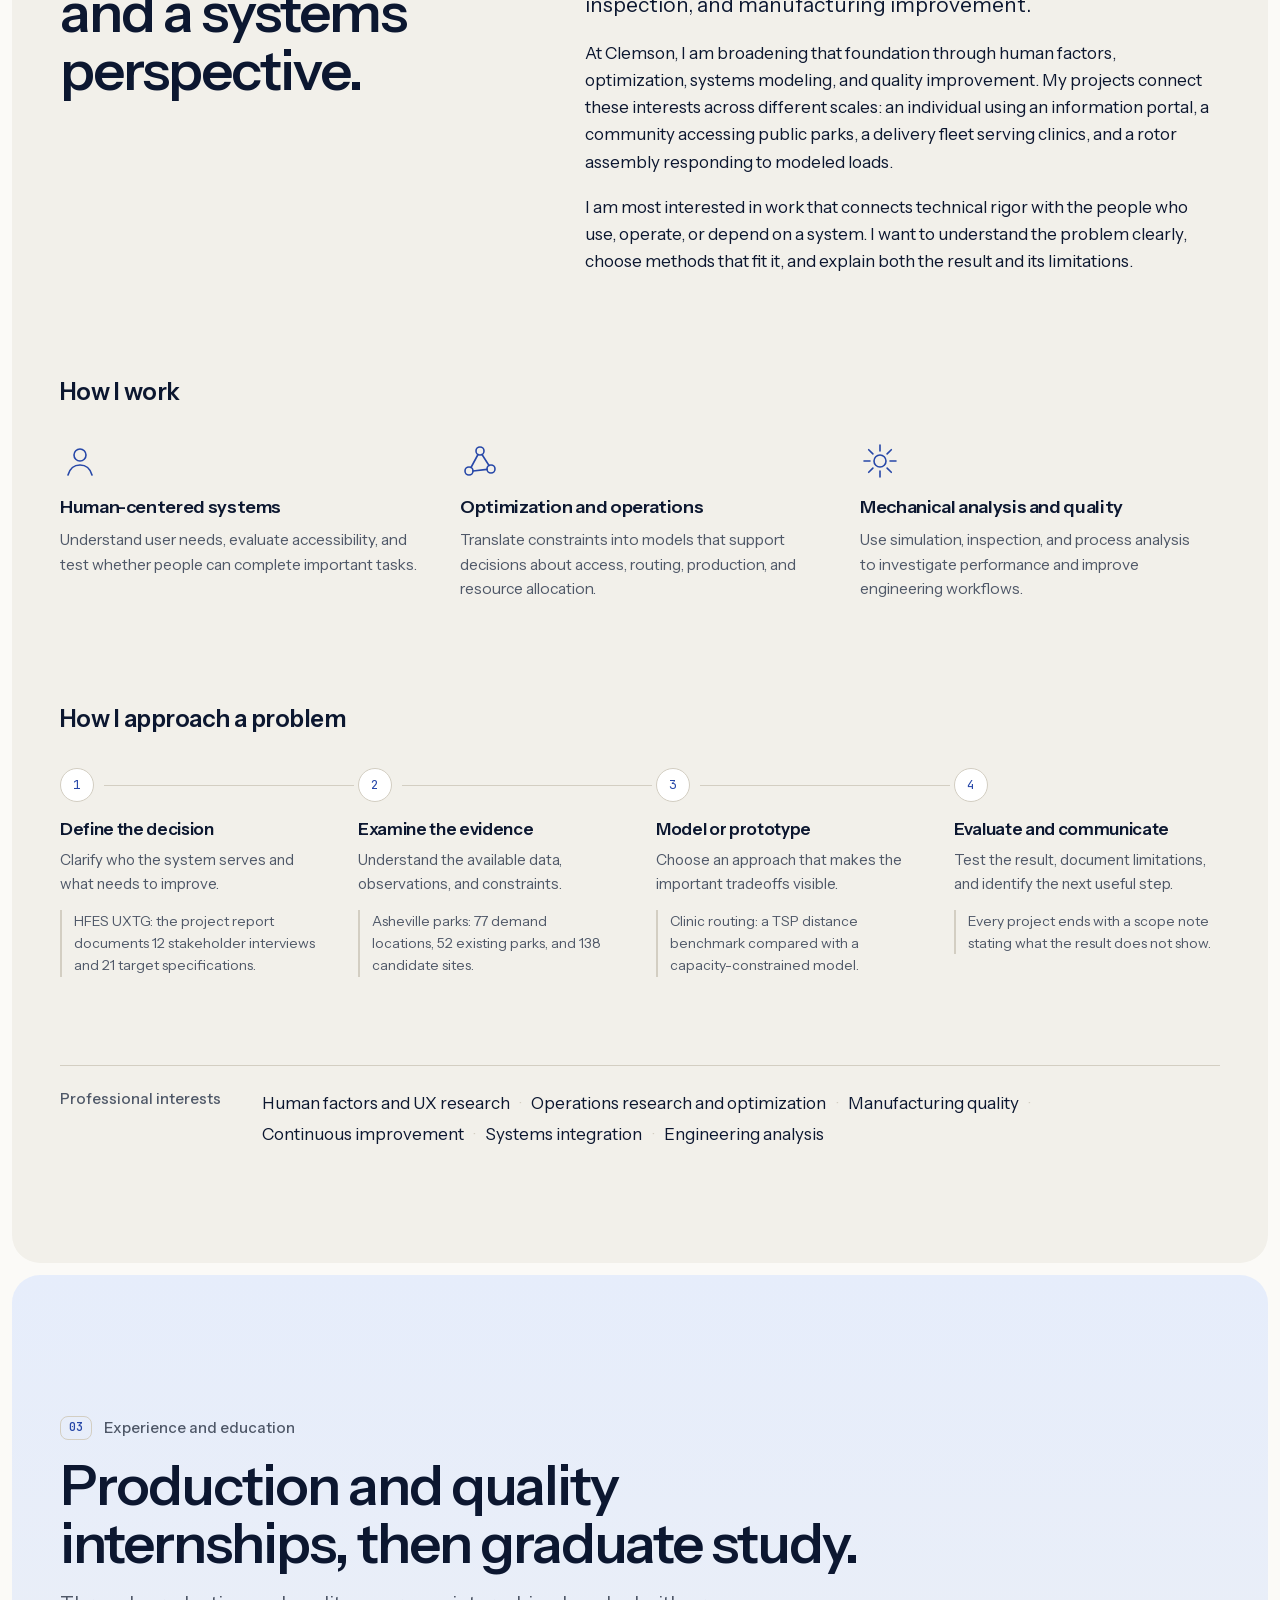
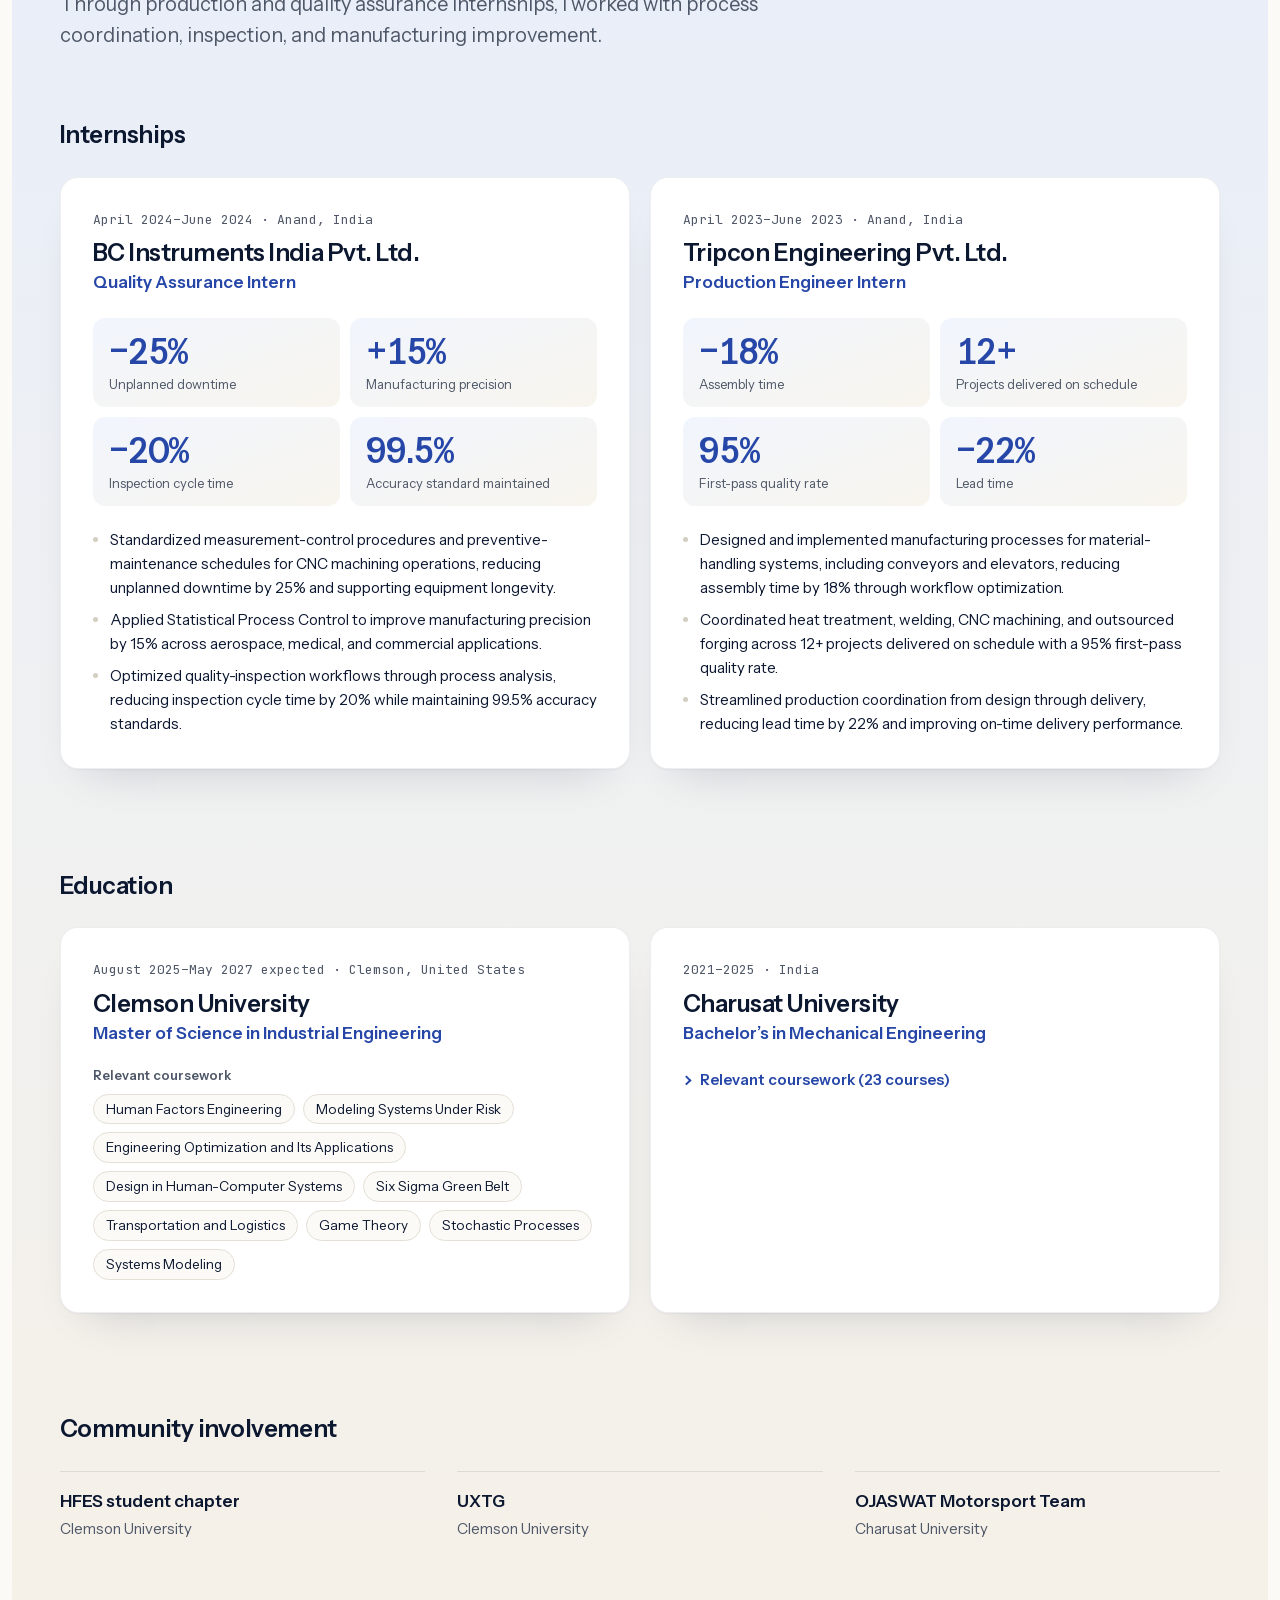
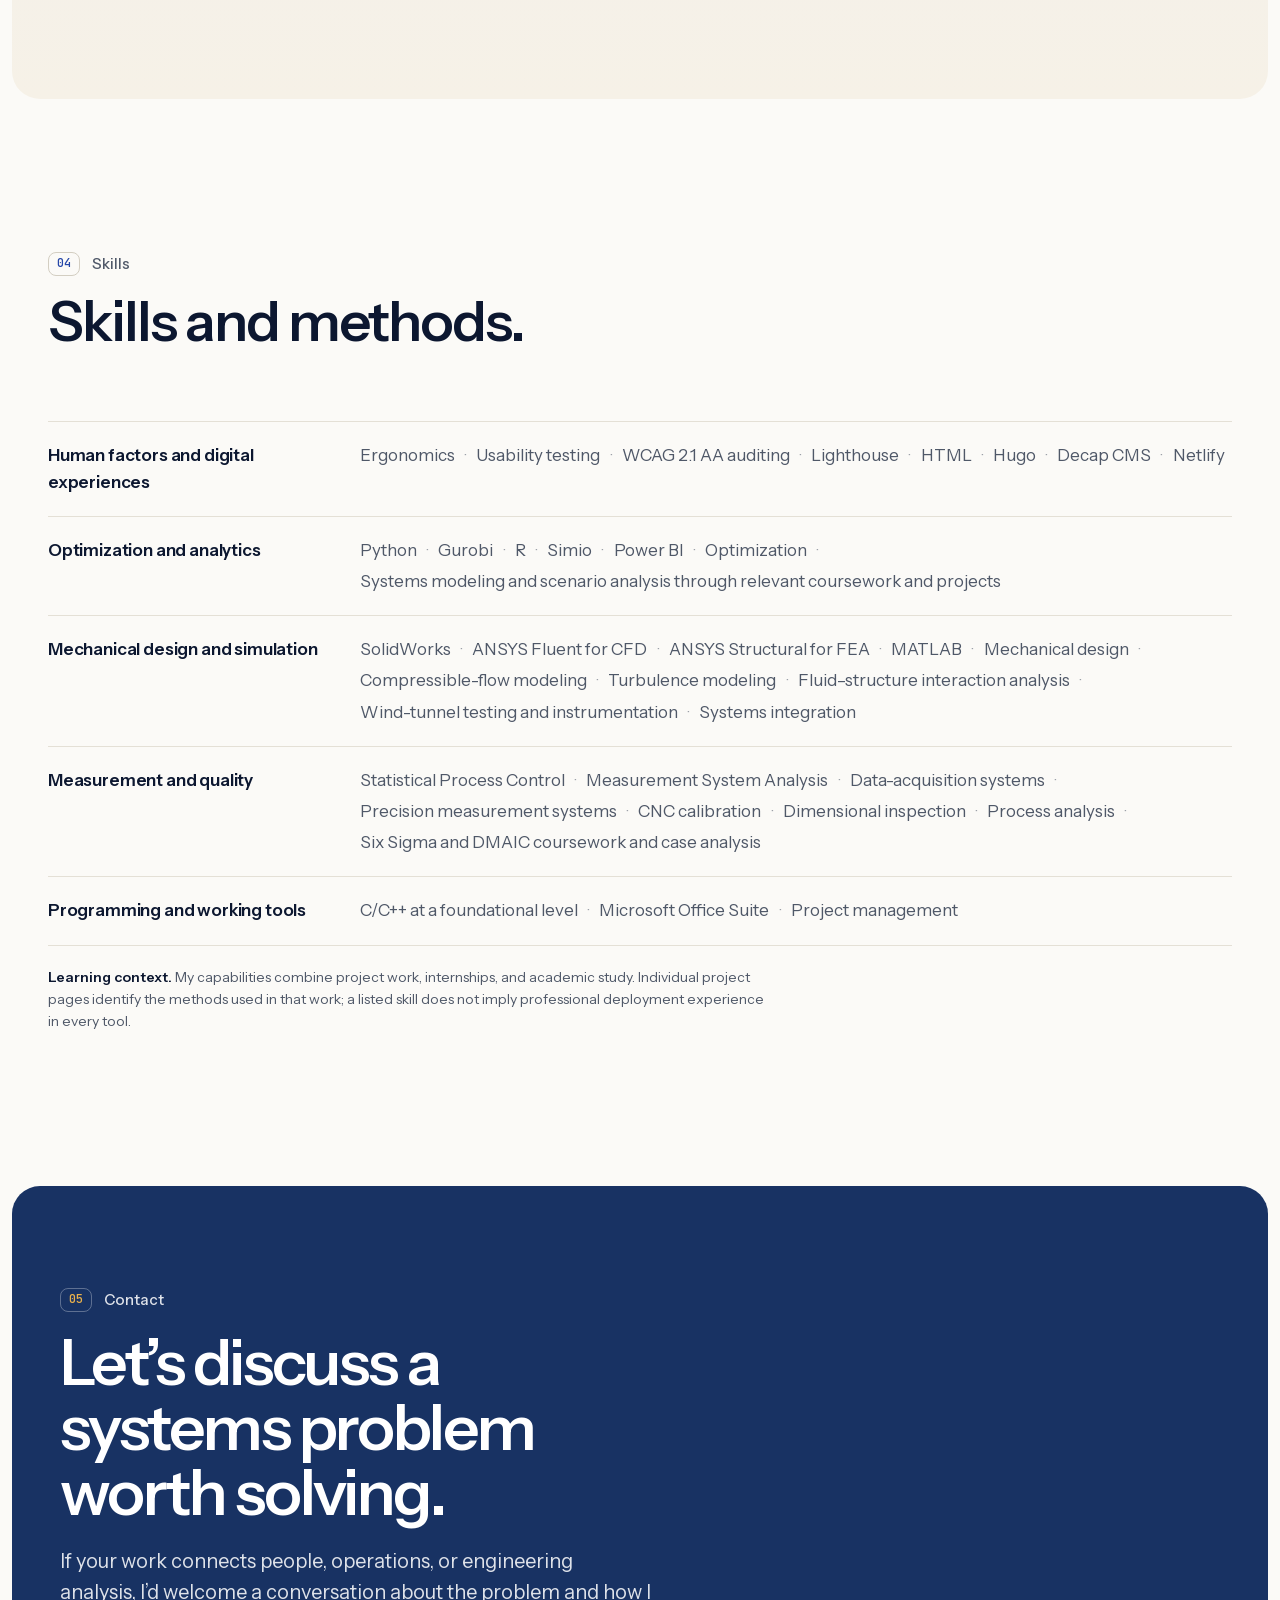
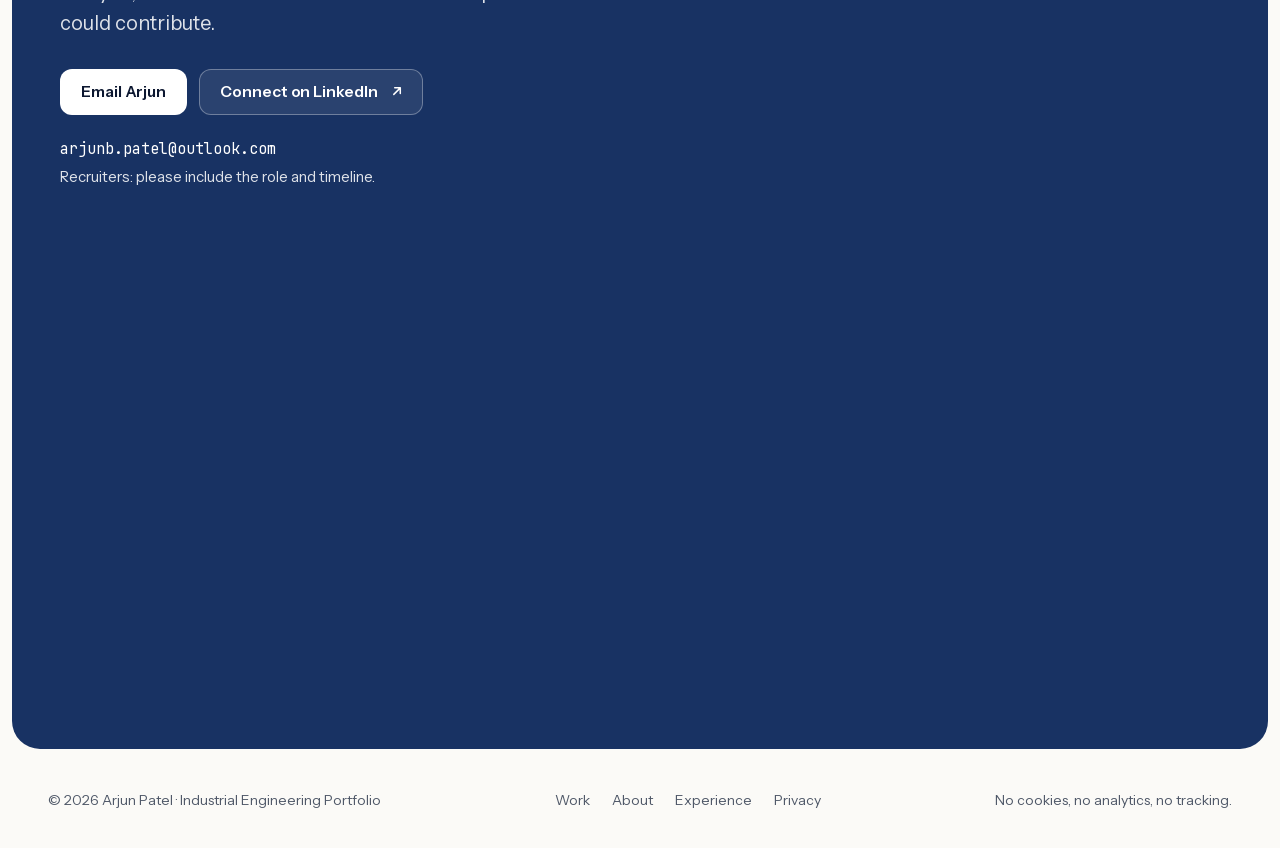
<file: about/index.html>
<!doctype html>
<html lang="en">
  <head>
    <meta charset="utf-8">
    <meta name="viewport" content="width=device-width, initial-scale=1">
    <meta http-equiv="Content-Security-Policy" content="default-src 'none'; style-src 'self'; img-src 'self'; font-src 'self'; script-src 'none'; connect-src 'none'; object-src 'none'; base-uri 'none'; form-action 'none'; upgrade-insecure-requests">
    <meta http-equiv="refresh" content="0; url=../index.html#about">
    <meta name="robots" content="noindex">
    <link rel="canonical" href="https://arjunengineers.github.io/#about">
    <title>About has moved | Arjun Patel</title>
    <link rel="stylesheet" href="../assets/css/site.css">
  </head>
  <body>
    <main class="redirect">
      <p>About now lives on the <a href="../index.html#about">home page</a>.</p>
    </main>
  </body>
</html>
</file>
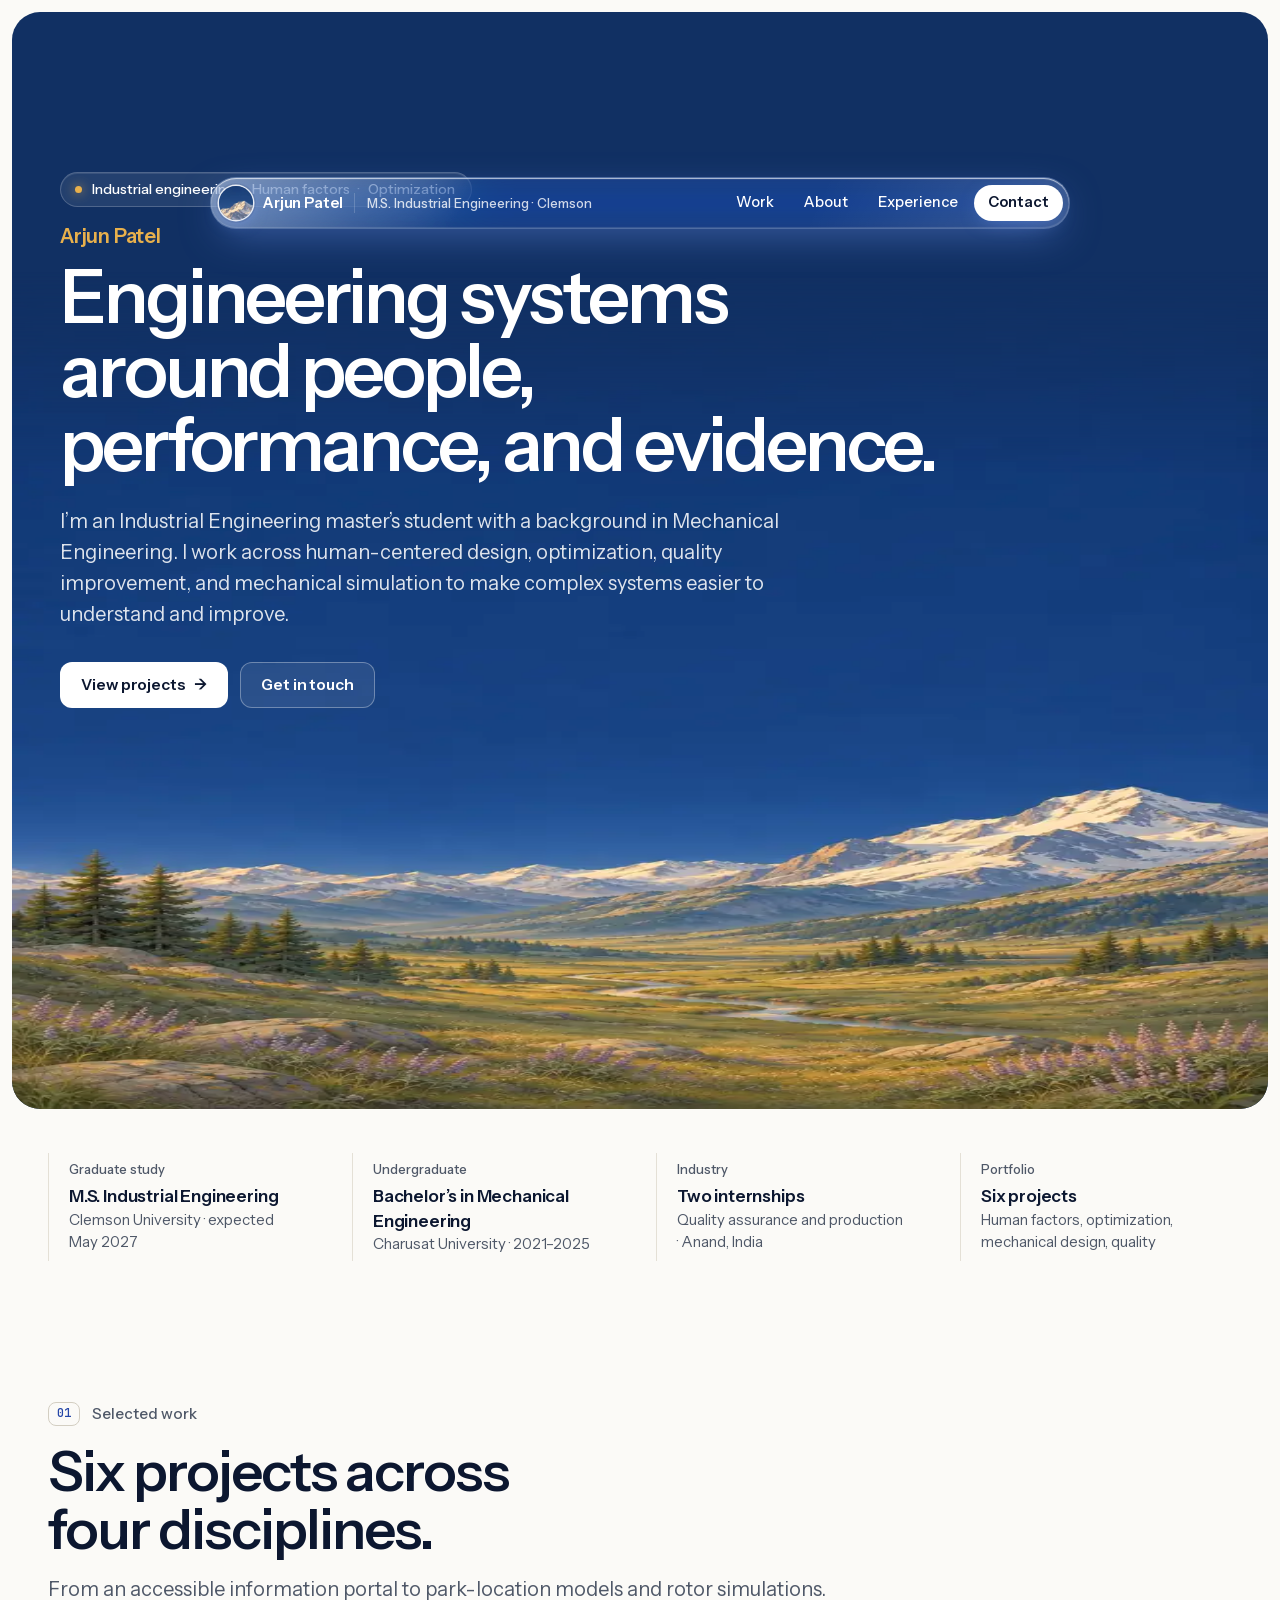
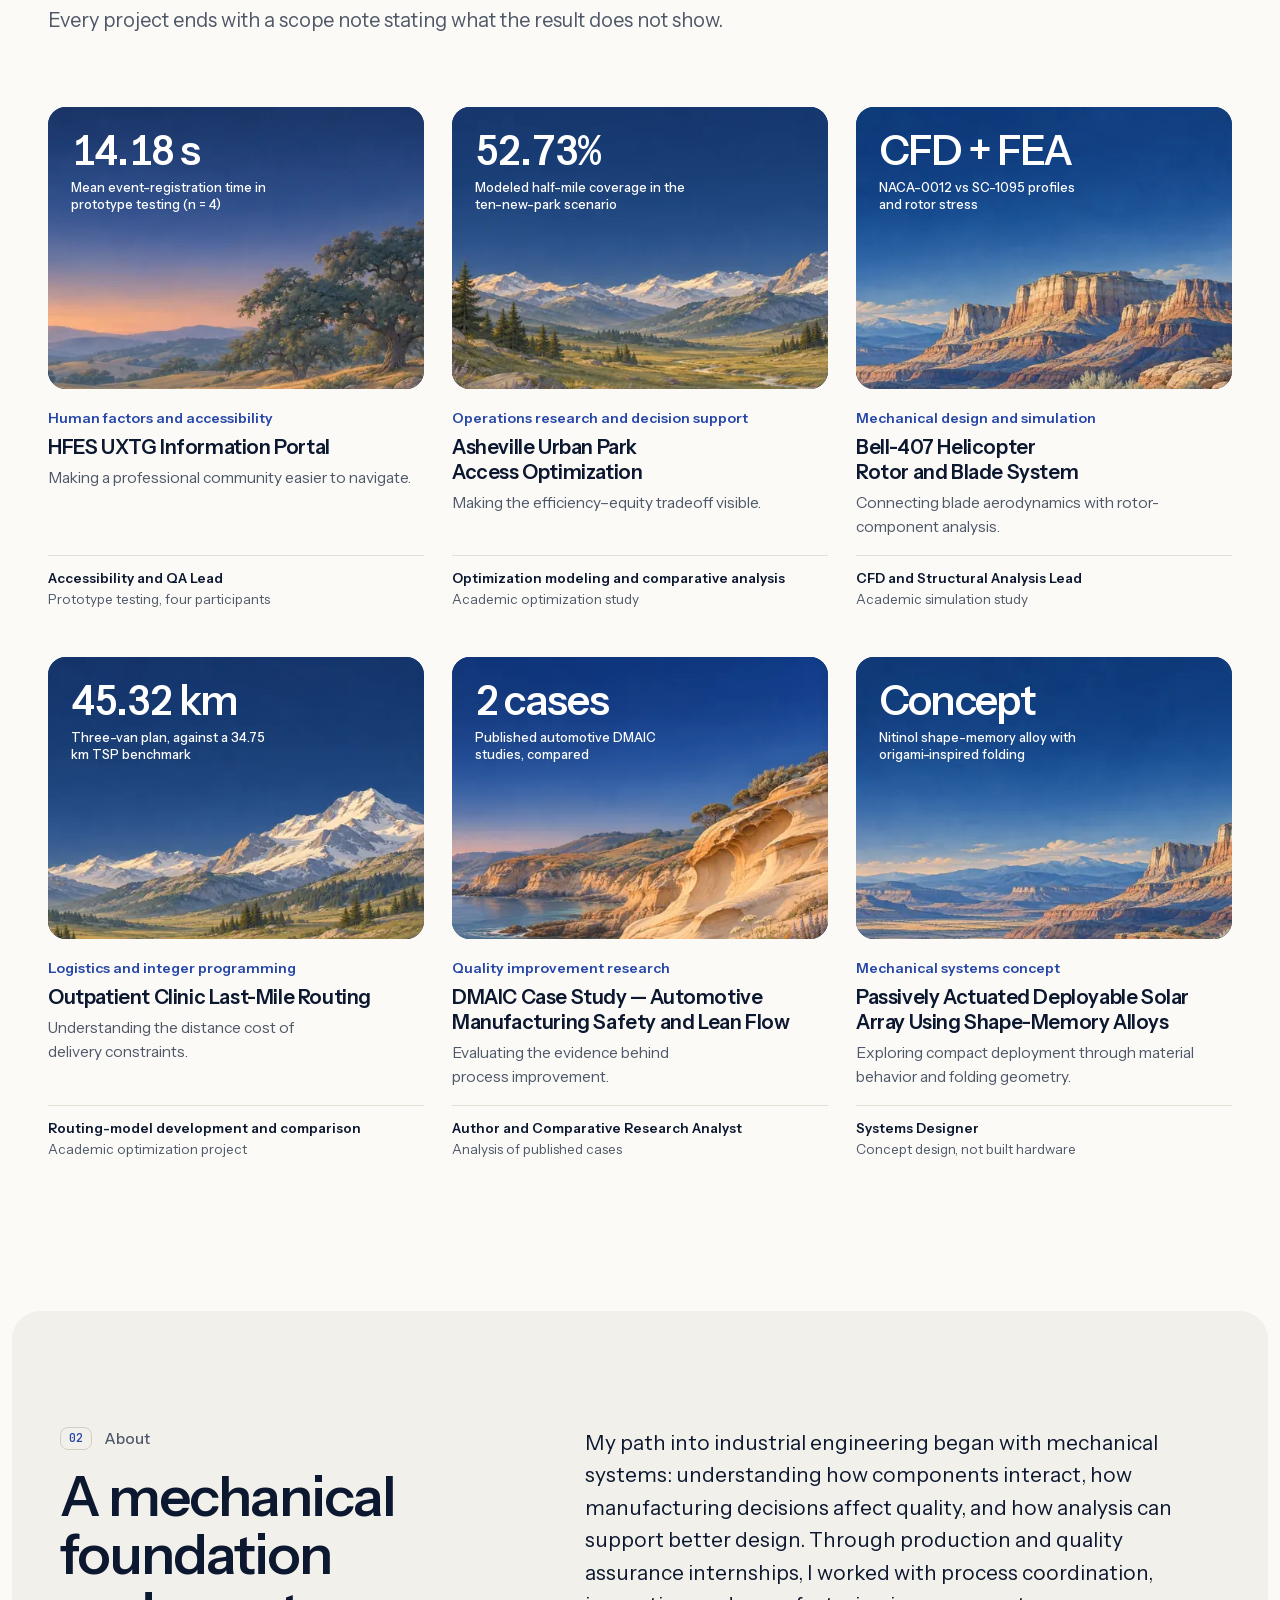
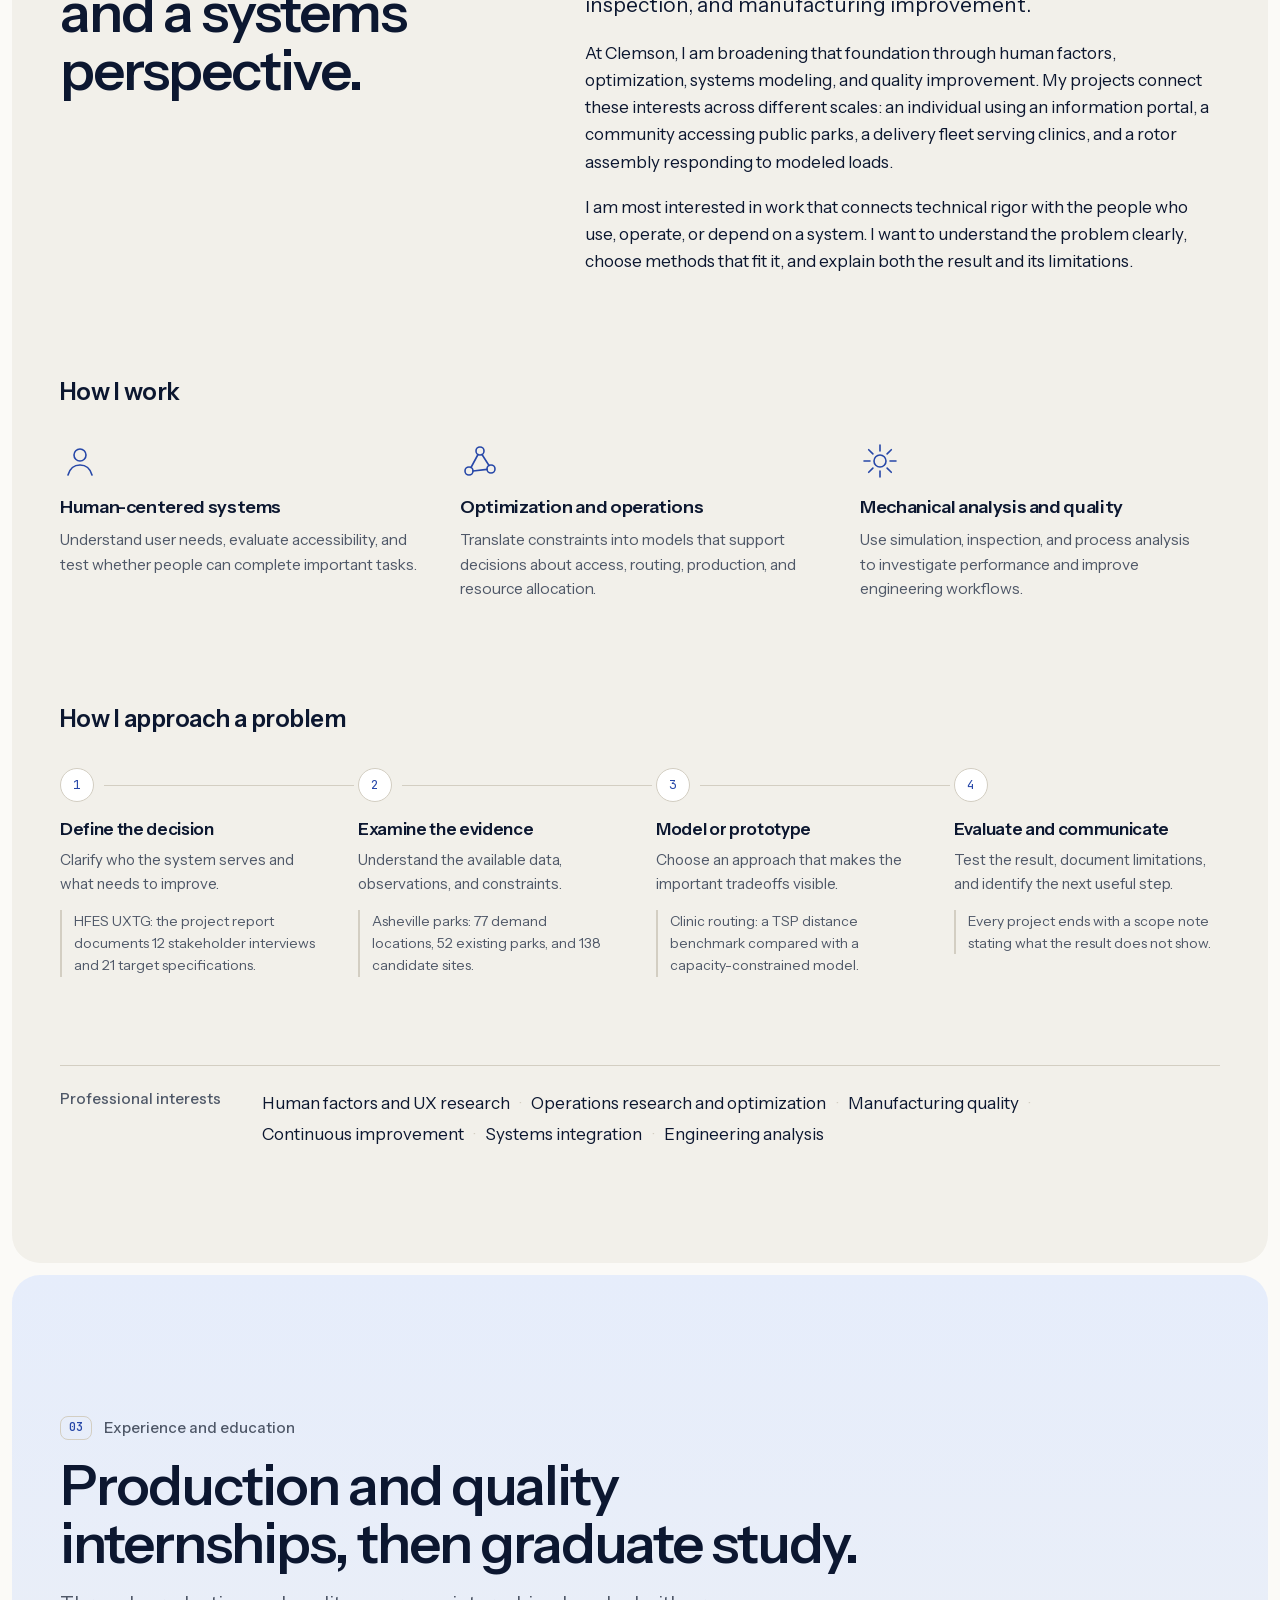
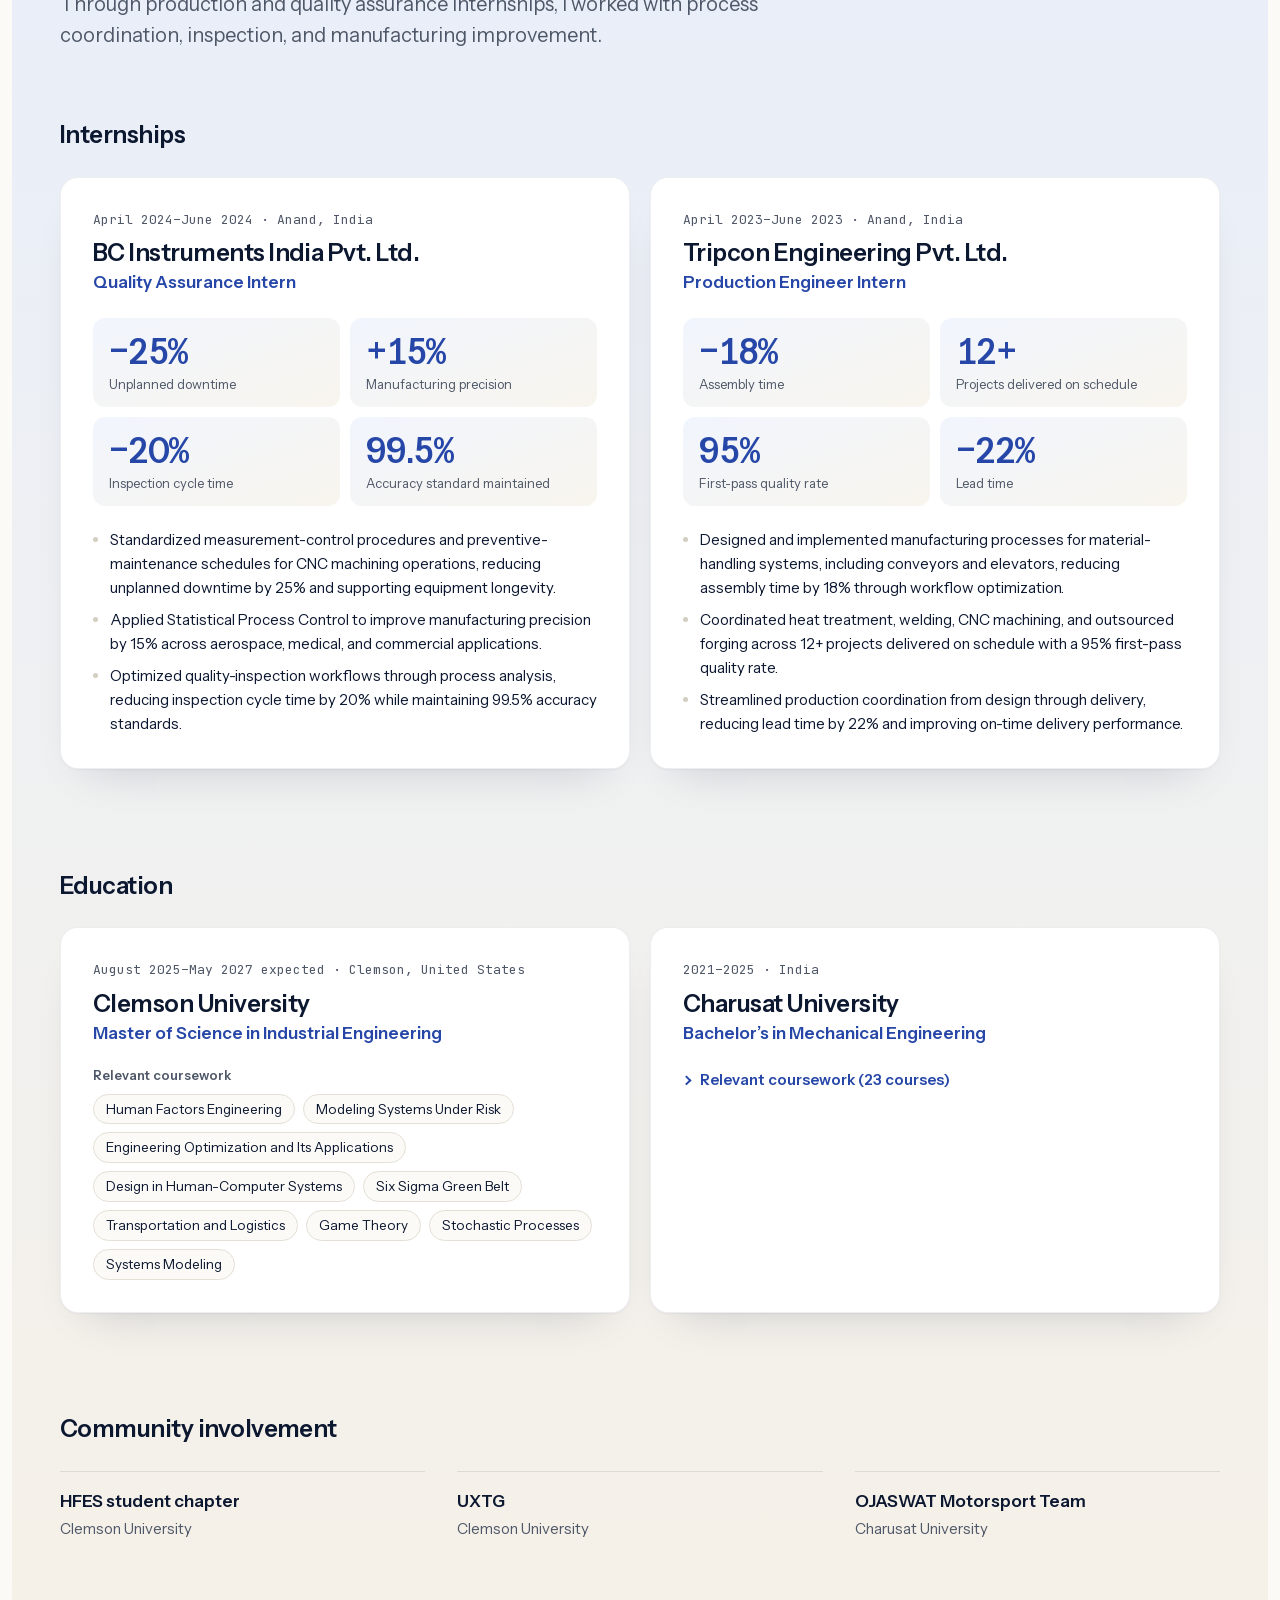
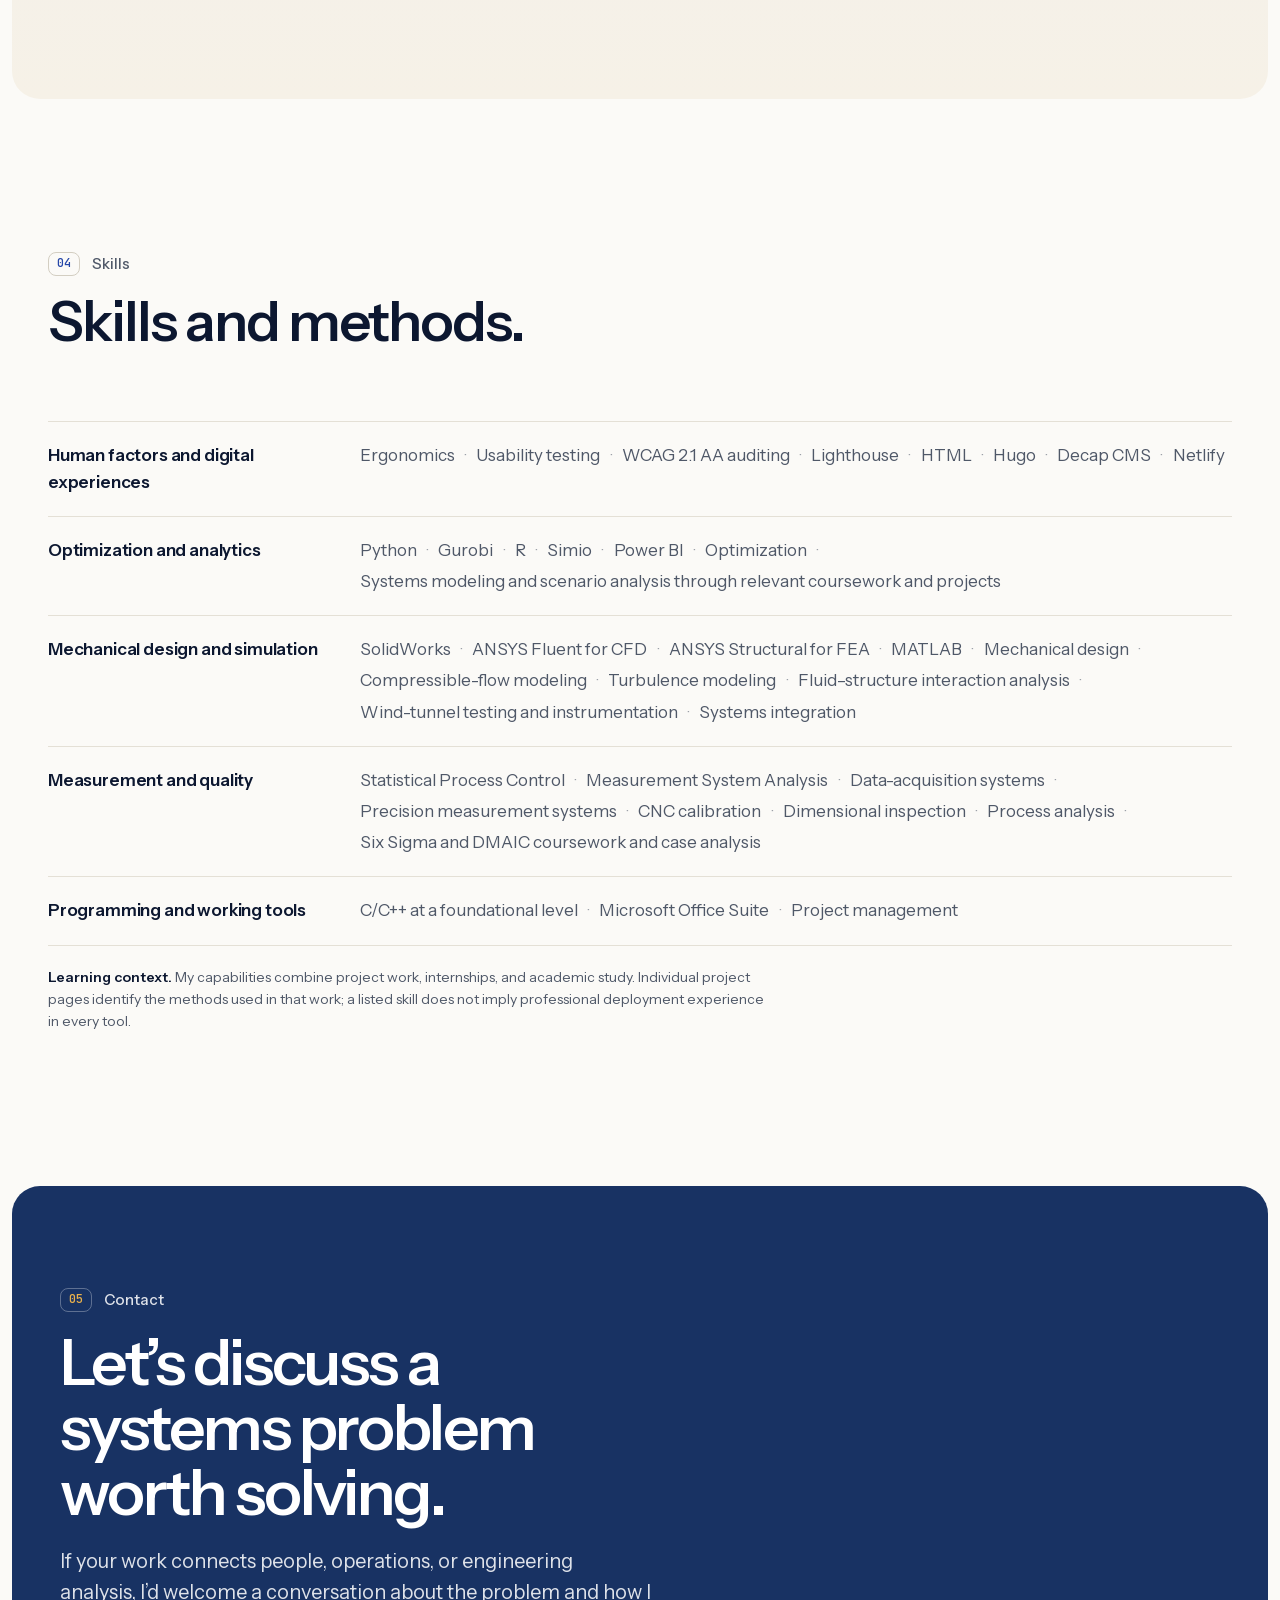
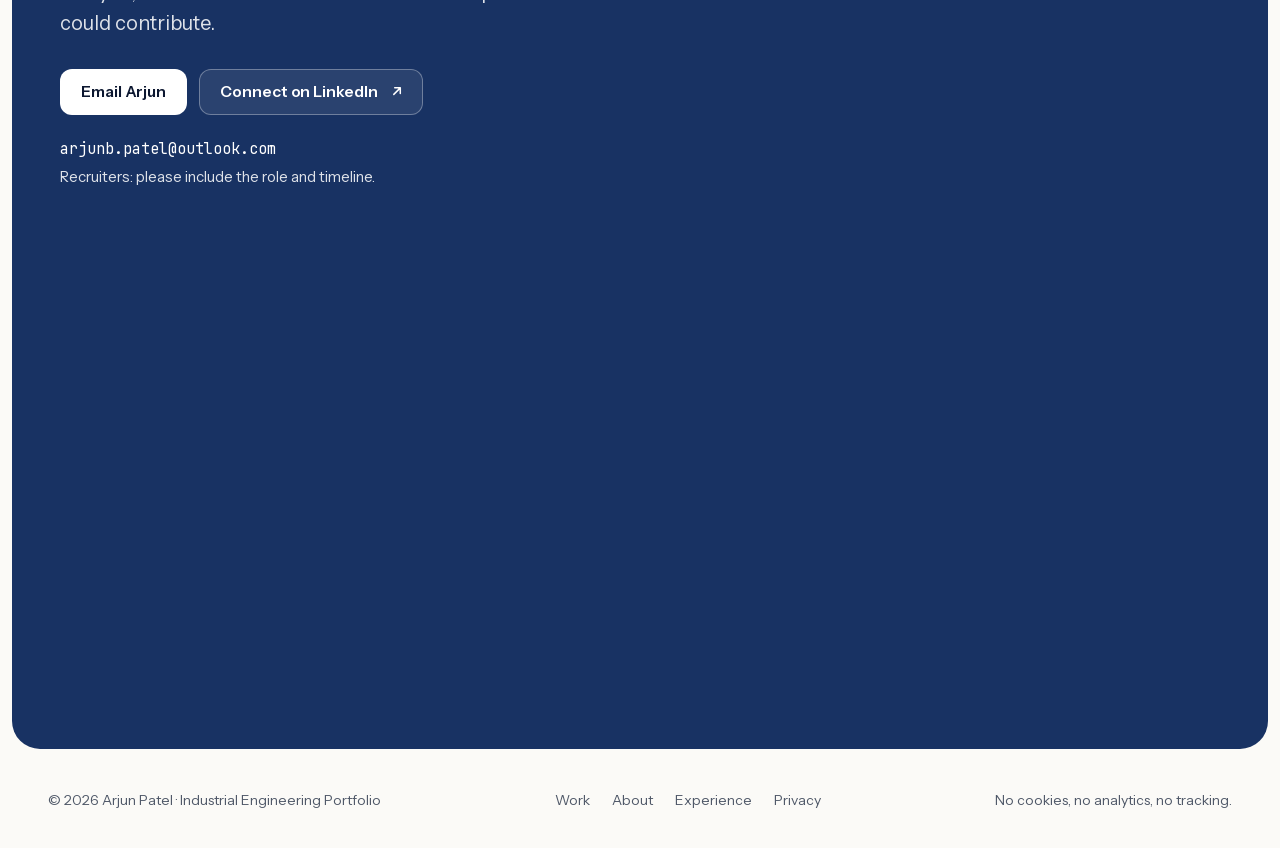
<file: education/index.html>
<!doctype html>
<html lang="en">
  <head>
    <meta charset="utf-8">
    <meta name="viewport" content="width=device-width, initial-scale=1">
    <meta http-equiv="Content-Security-Policy" content="default-src 'none'; style-src 'self'; img-src 'self'; font-src 'self'; script-src 'none'; connect-src 'none'; object-src 'none'; base-uri 'none'; form-action 'none'; upgrade-insecure-requests">
    <meta http-equiv="refresh" content="0; url=../index.html#education">
    <meta name="robots" content="noindex">
    <link rel="canonical" href="https://arjunengineers.github.io/#education">
    <title>Education has moved | Arjun Patel</title>
    <link rel="stylesheet" href="../assets/css/site.css">
  </head>
  <body>
    <main class="redirect">
      <p>Education now lives on the <a href="../index.html#education">home page</a>.</p>
    </main>
  </body>
</html>
</file>
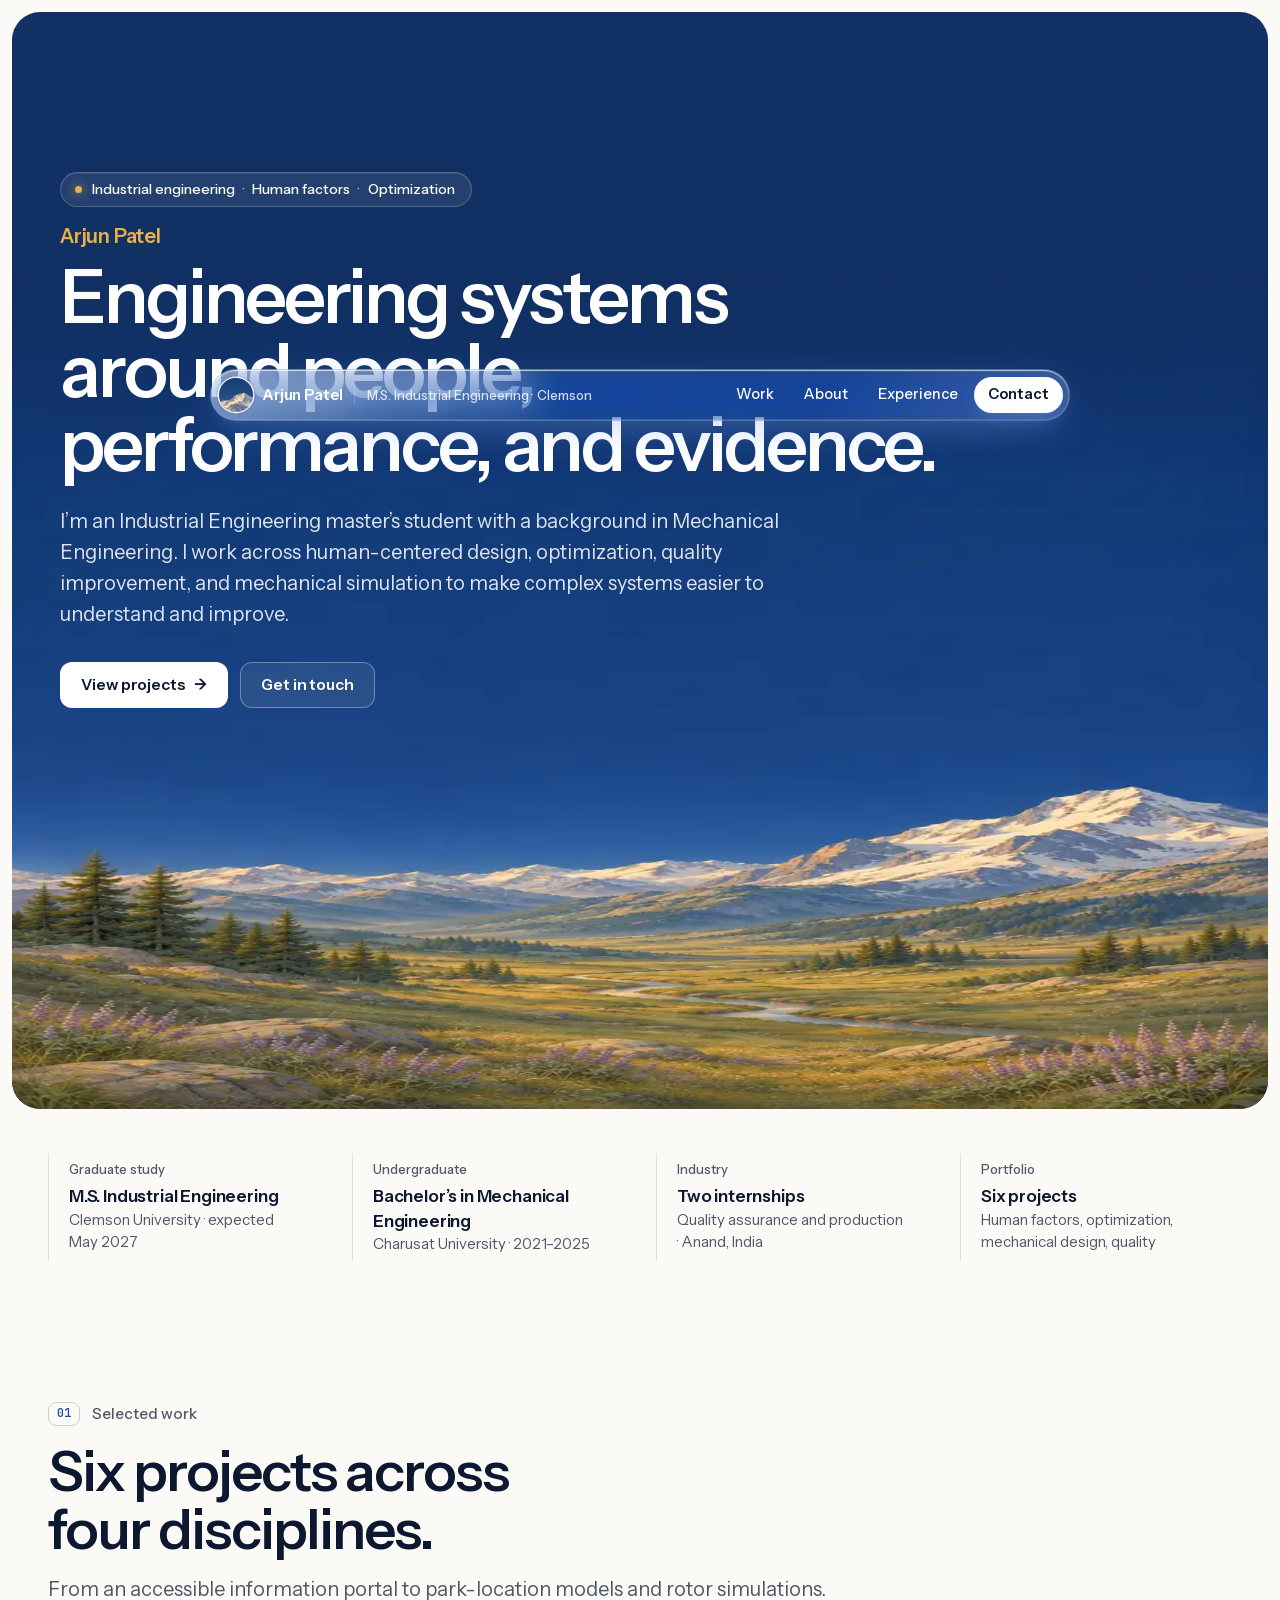
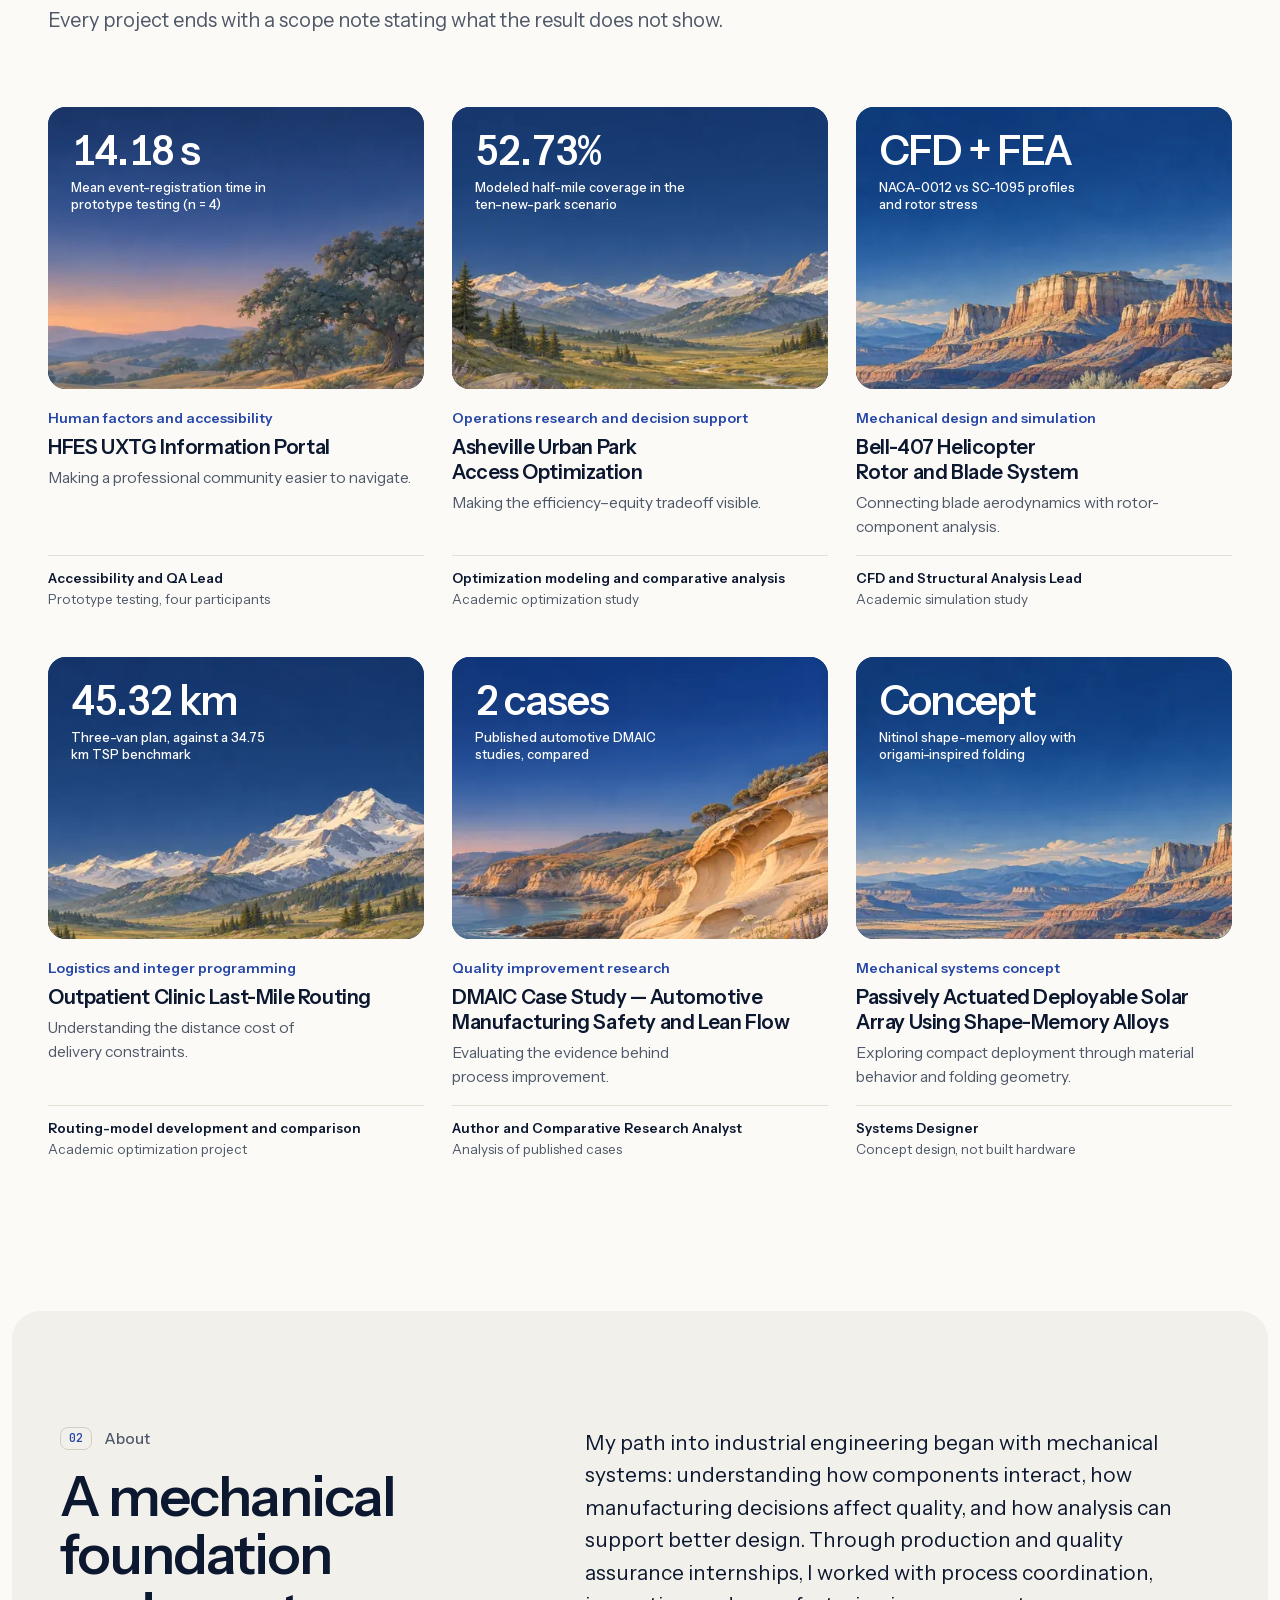
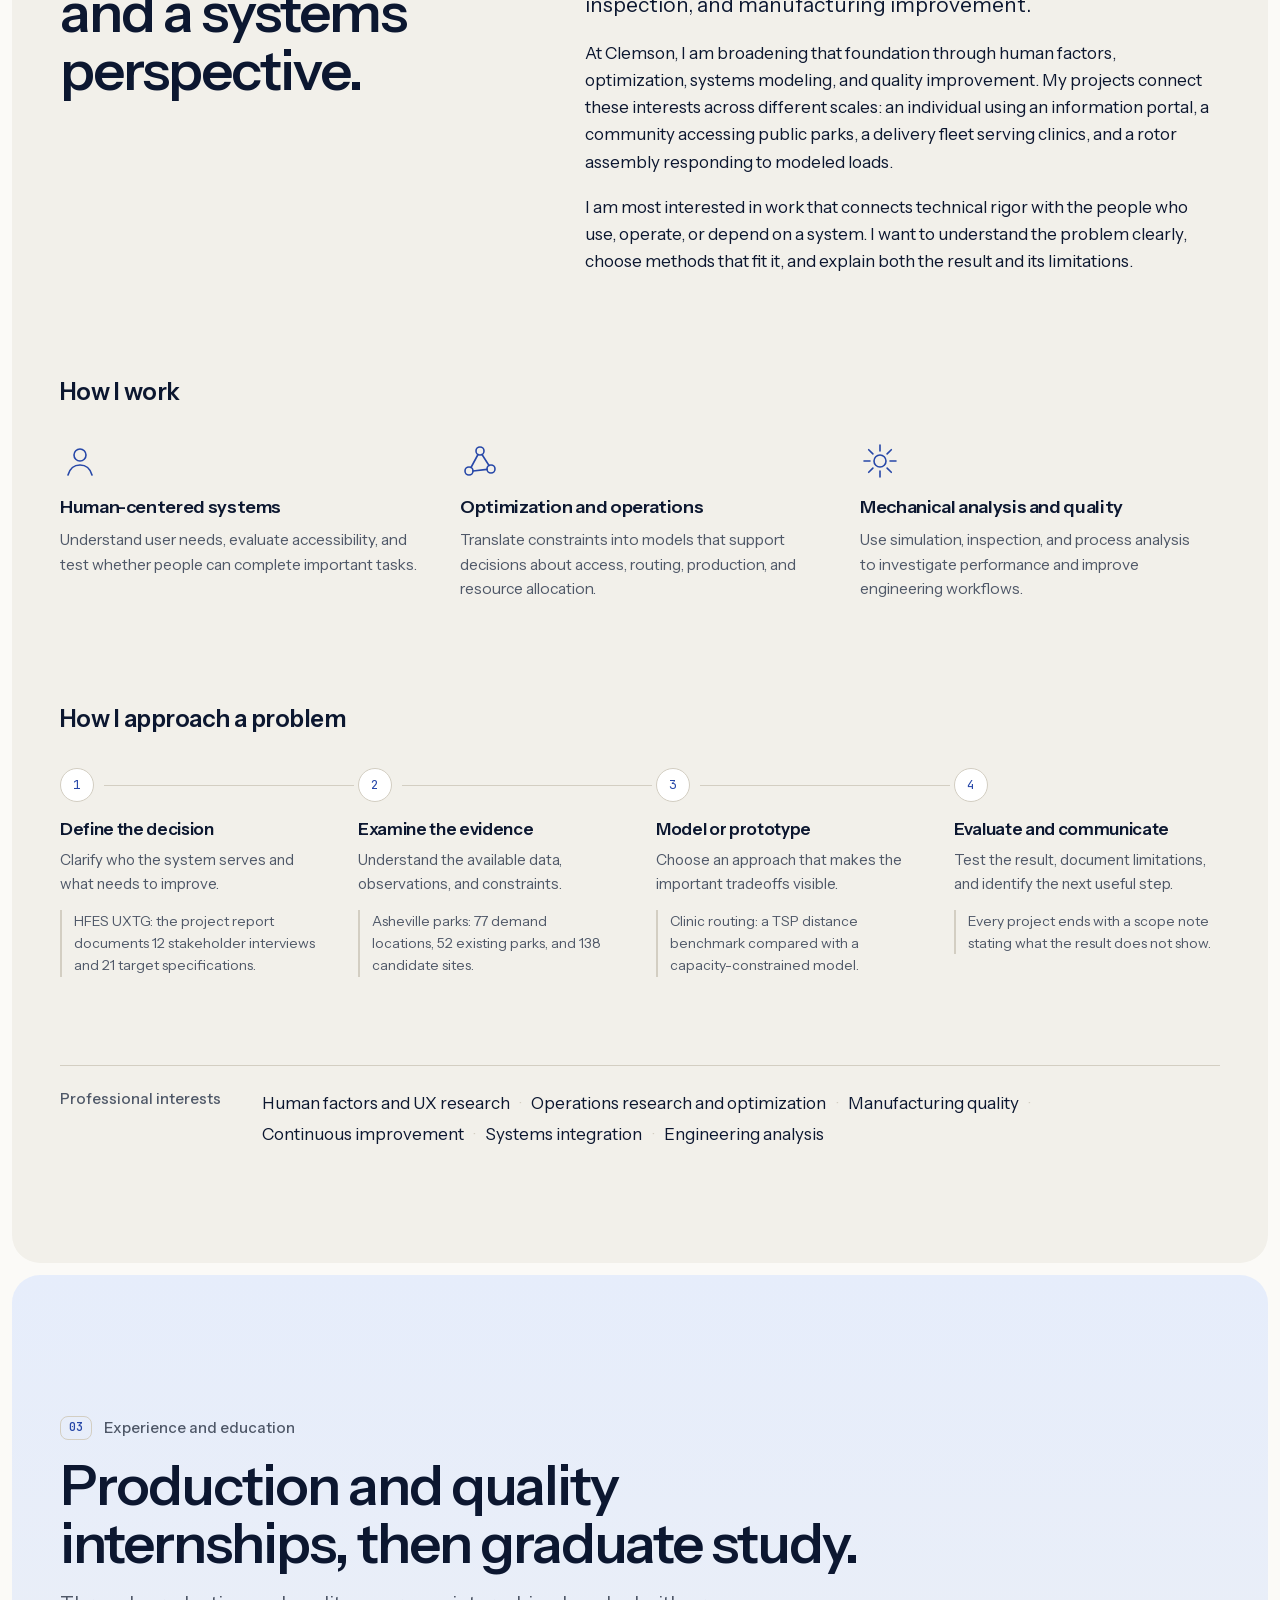
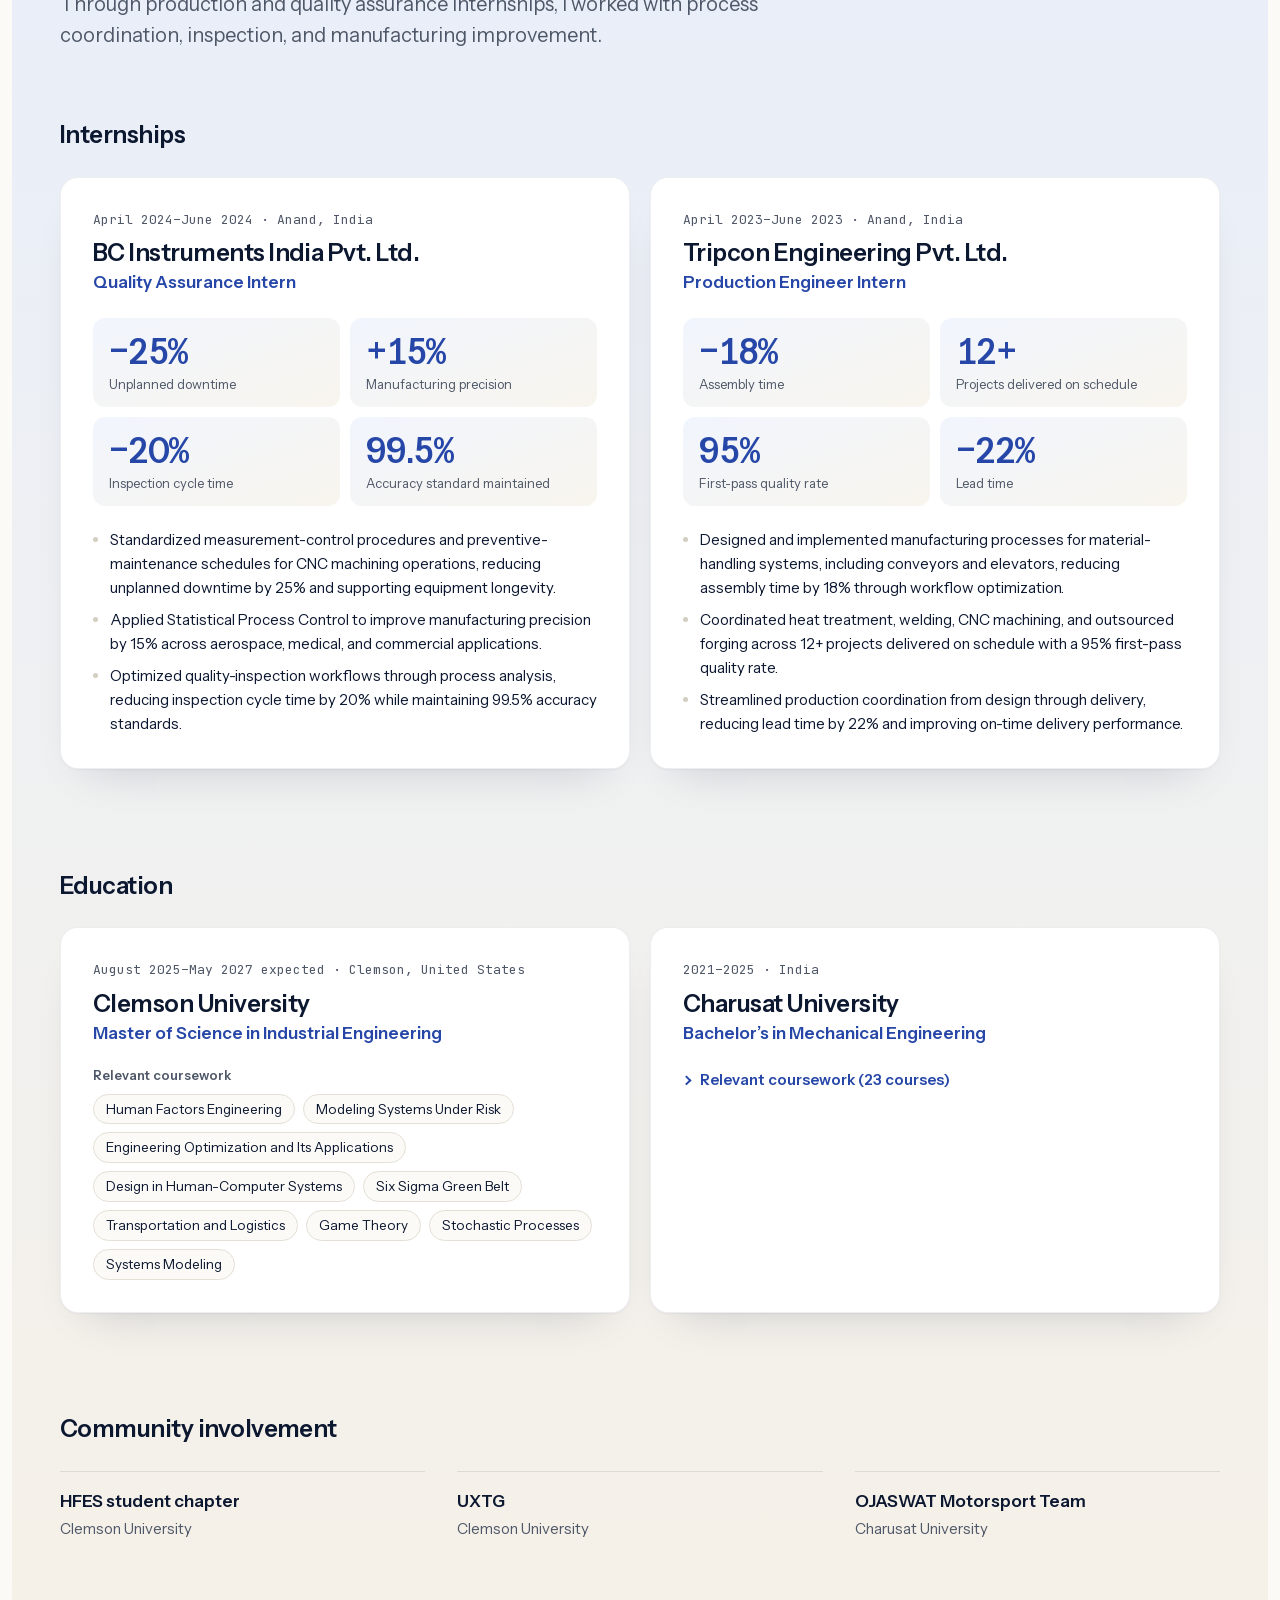
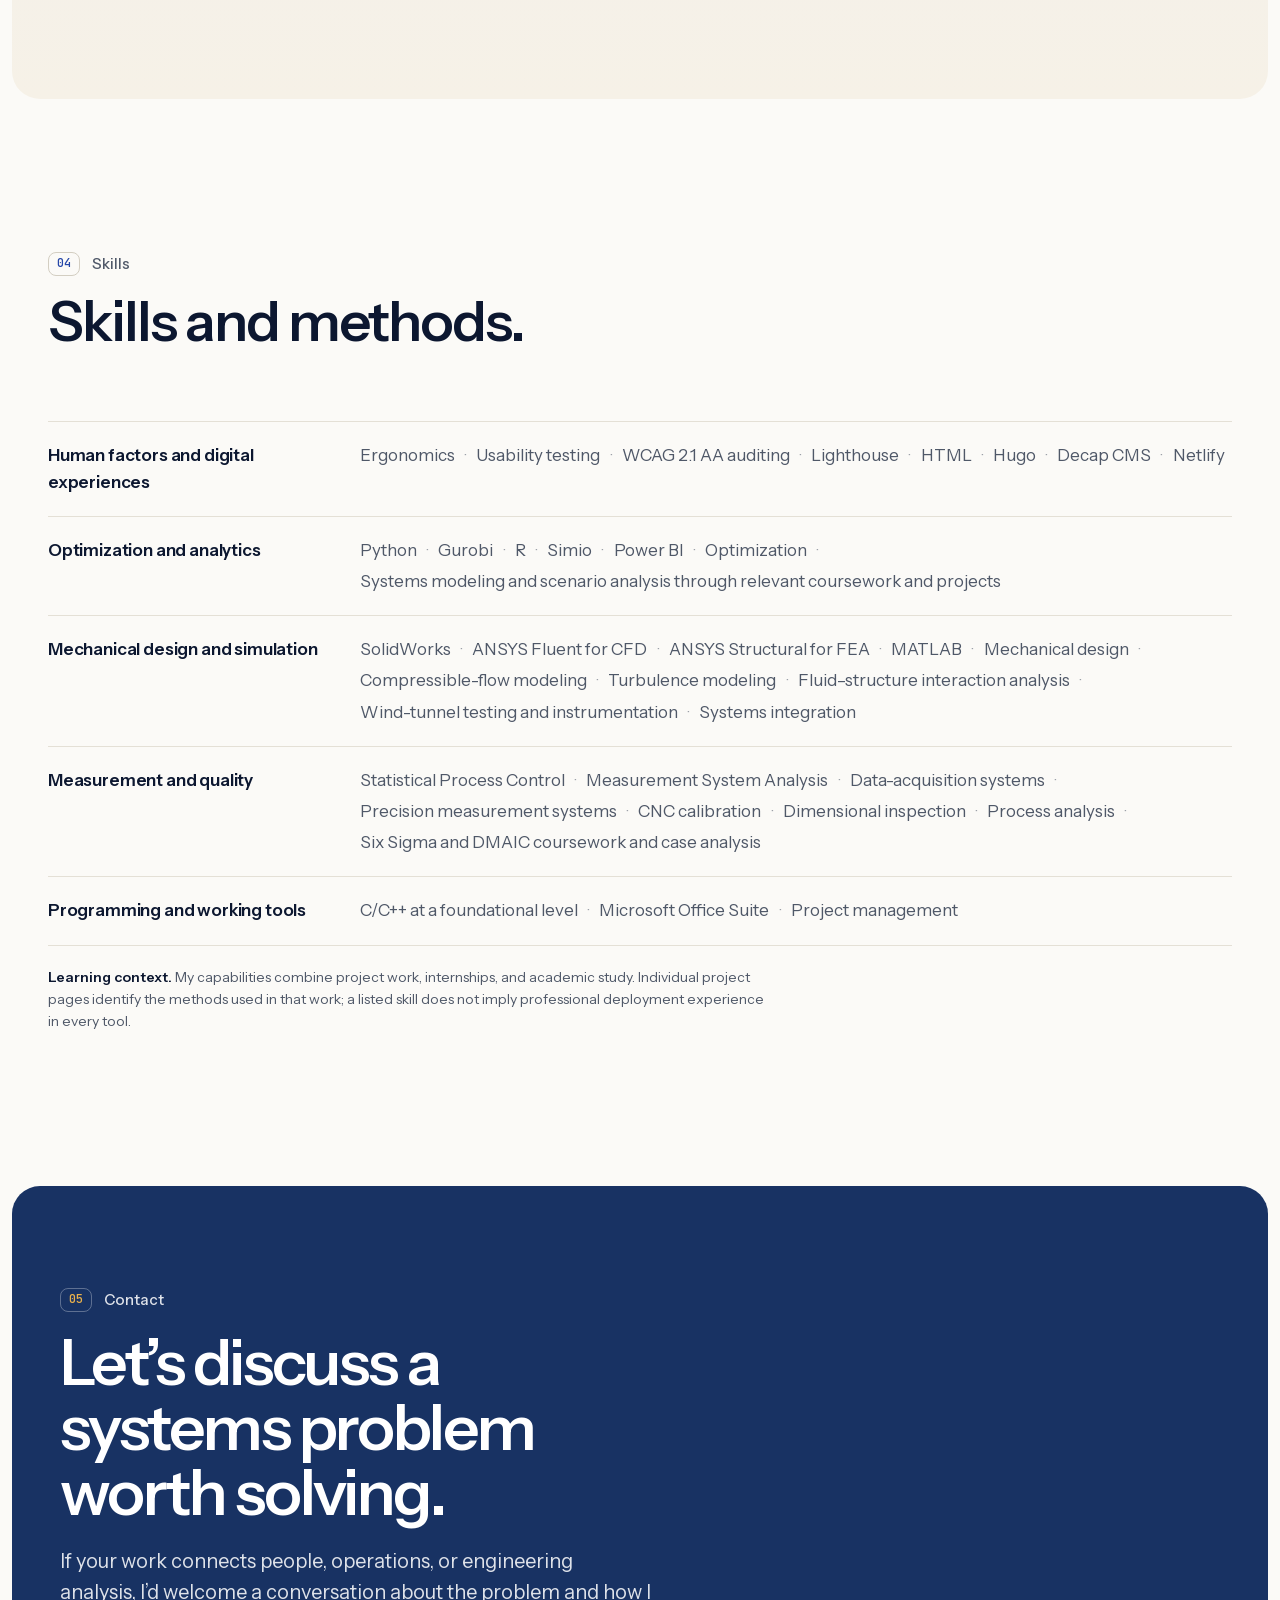
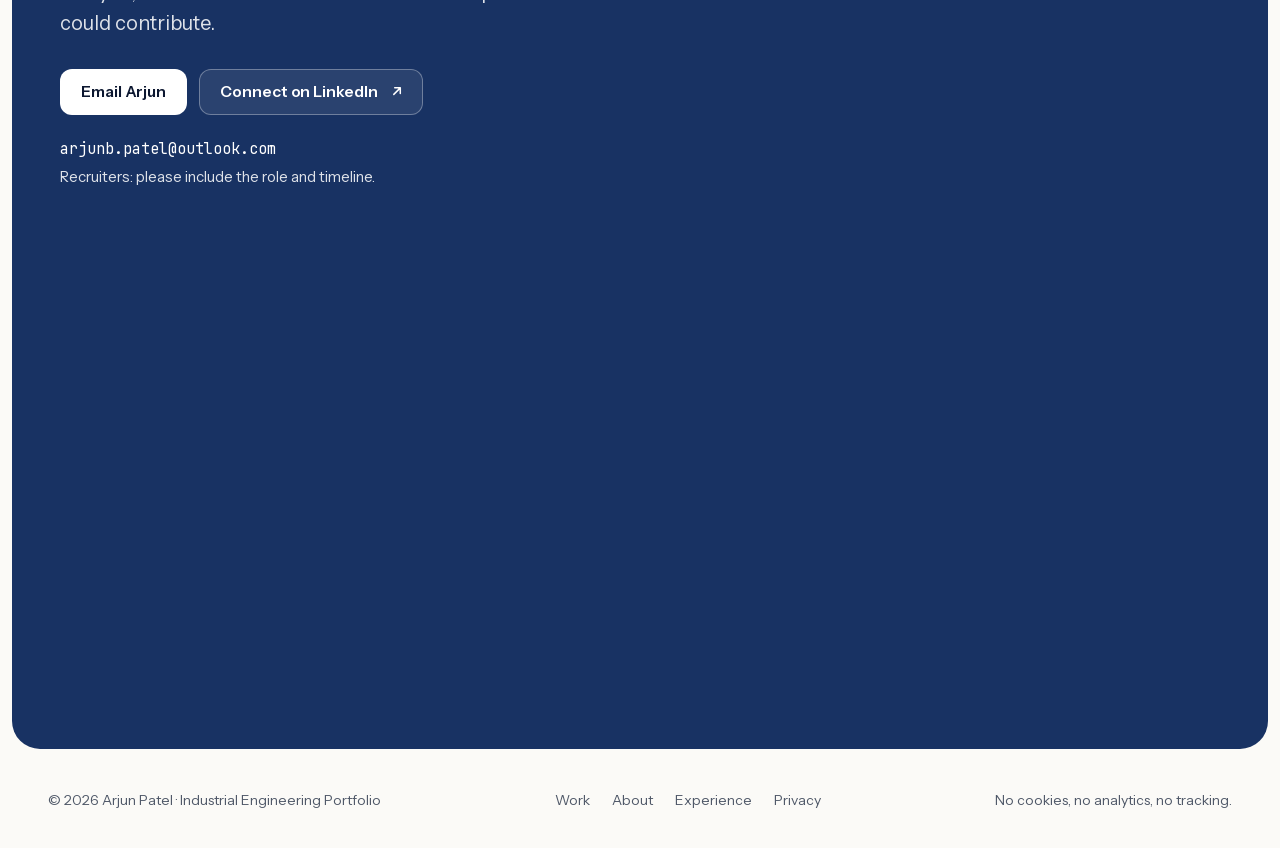
<file: experience/index.html>
<!doctype html>
<html lang="en">
  <head>
    <meta charset="utf-8">
    <meta name="viewport" content="width=device-width, initial-scale=1">
    <meta http-equiv="Content-Security-Policy" content="default-src 'none'; style-src 'self'; img-src 'self'; font-src 'self'; script-src 'none'; connect-src 'none'; object-src 'none'; base-uri 'none'; form-action 'none'; upgrade-insecure-requests">
    <meta http-equiv="refresh" content="0; url=../index.html#experience">
    <meta name="robots" content="noindex">
    <link rel="canonical" href="https://arjunengineers.github.io/#experience">
    <title>Experience has moved | Arjun Patel</title>
    <link rel="stylesheet" href="../assets/css/site.css">
  </head>
  <body>
    <main class="redirect">
      <p>Experience now lives on the <a href="../index.html#experience">home page</a>.</p>
    </main>
  </body>
</html>
</file>
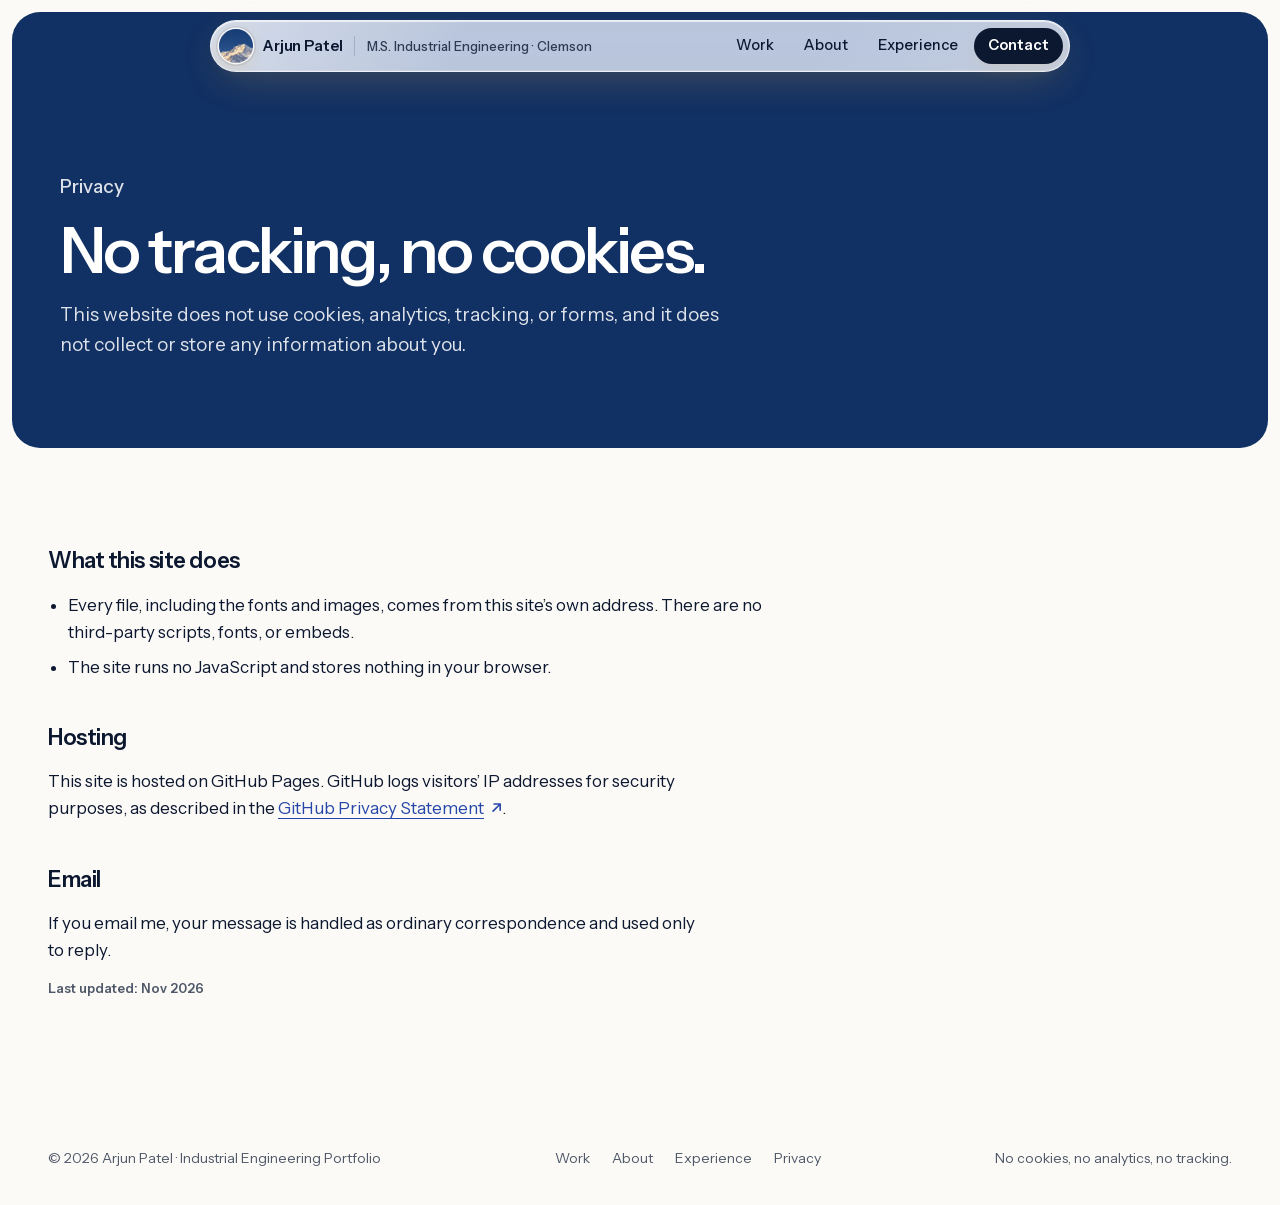
<file: privacy/index.html>
<!doctype html>
<html lang="en">
  <head>
    <meta charset="utf-8">
    <meta name="viewport" content="width=device-width, initial-scale=1">
    <meta http-equiv="Content-Security-Policy" content="default-src 'none'; style-src 'self'; img-src 'self'; font-src 'self'; script-src 'none'; connect-src 'none'; object-src 'none'; base-uri 'none'; form-action 'none'; upgrade-insecure-requests">
    <meta name="referrer" content="strict-origin-when-cross-origin">
    <title>Privacy — No Tracking, No Cookies | Arjun Patel</title>
    <meta name="description" content="This site uses no cookies, analytics or forms and collects no data about visitors.">
    <link rel="canonical" href="https://arjunengineers.github.io/privacy/">
    <meta name="theme-color" content="#fbfaf7">
    <meta property="og:type" content="website">
    <meta property="og:site_name" content="Arjun Patel">
    <meta property="og:title" content="Privacy — No Tracking, No Cookies | Arjun Patel">
    <meta property="og:description" content="This site uses no cookies, analytics or forms and collects no data about visitors.">
    <meta property="og:url" content="https://arjunengineers.github.io/privacy/">
    <meta property="og:image" content="https://arjunengineers.github.io/assets/img/og-image.jpg">
    <meta property="og:image:width" content="1200">
    <meta property="og:image:height" content="630">
    <meta property="og:image:alt" content="A painted alpine valley under a deep blue sky.">
    <meta name="twitter:card" content="summary_large_image">
    <link rel="icon" href="../favicon.svg" type="image/svg+xml">
    <link rel="preload" href="../assets/fonts/instrument-sans-latin-var.woff2" as="font" type="font/woff2" crossorigin>
    <link rel="stylesheet" href="../assets/css/site.css">
  </head>
  <body>
    <a class="skip-link" href="#main">Skip to content</a>

    <header class="topbar">
      <nav class="topbar__inner" aria-label="Primary">
        <a class="brand" href="../index.html"><img class="brand__mark" src="../assets/img/brand-mark.webp" width="96" height="96" alt=""><span class="brand__name">Arjun Patel</span></a>
        <span class="brand__tag">M.S. Industrial Engineering · Clemson</span>
        <ul role="list">
          <li><a href="../index.html#projects">Work</a></li>
          <li><a href="../index.html#about">About</a></li>
          <li><a href="../index.html#experience">Experience</a></li>
          <li><a class="nav-cta" href="../index.html#contact">Contact</a></li>
        </ul>
      </nav>
    </header>

    <main id="main" tabindex="-1">
      <section class="panel scene scene--plain nav-dark" aria-labelledby="page-title">
        <div class="scene__sky">
          <div class="wrap page-head">
            <p class="eyebrow">Privacy</p>
            <h1 id="page-title">No tracking, no cookies.</h1>
            <p>This website does not use cookies, analytics, tracking, or forms, and it does not collect or store any information about you.</p>
          </div>
        </div>
      </section>
      <div class="wrap page-body">
        <div class="prose">
          <h2>What this site does</h2>
          <ul>
            <li>Every file, including the fonts and images, comes from this site’s own address. There are no third-party scripts, fonts, or embeds.</li>
            <li>The site runs no JavaScript and stores nothing in your browser.</li>
          </ul>
          <h2>Hosting</h2>
          <p>This site is hosted on GitHub Pages. GitHub logs visitors’ IP addresses for security purposes, as described in the <a href="https://docs.github.com/en/site-policy/privacy-policies/github-general-privacy-statement" rel="noopener noreferrer">GitHub Privacy Statement<svg class="ext" viewBox="0 0 12 12" aria-hidden="true" focusable="false"><path d="M4 2h6v6M10 2 3 9" fill="none" stroke="currentColor" stroke-width="1.6" stroke-linecap="round" stroke-linejoin="round"/></svg><span class="visually-hidden"> (external site)</span></a>.</p>
          <h2>Email</h2>
          <p>If you email me, your message is handled as ordinary correspondence and used only to reply.</p>
          <p class="label">Last updated: Nov 2026</p>
        </div>
      </div>
    </main>

    <footer class="site-footer">
      <div class="wrap site-footer__inner">
        <p>© 2026 Arjun Patel · Industrial Engineering Portfolio</p>
        <nav aria-label="Footer">
          <ul role="list">
            <li><a href="../index.html#projects">Work</a></li>
            <li><a href="../index.html#about">About</a></li>
            <li><a href="../index.html#experience">Experience</a></li>
            <li><a href="index.html">Privacy</a></li>
          </ul>
        </nav>
        <p>No cookies, no analytics, no tracking.</p>
      </div>
    </footer>
  </body>
</html>
</file>
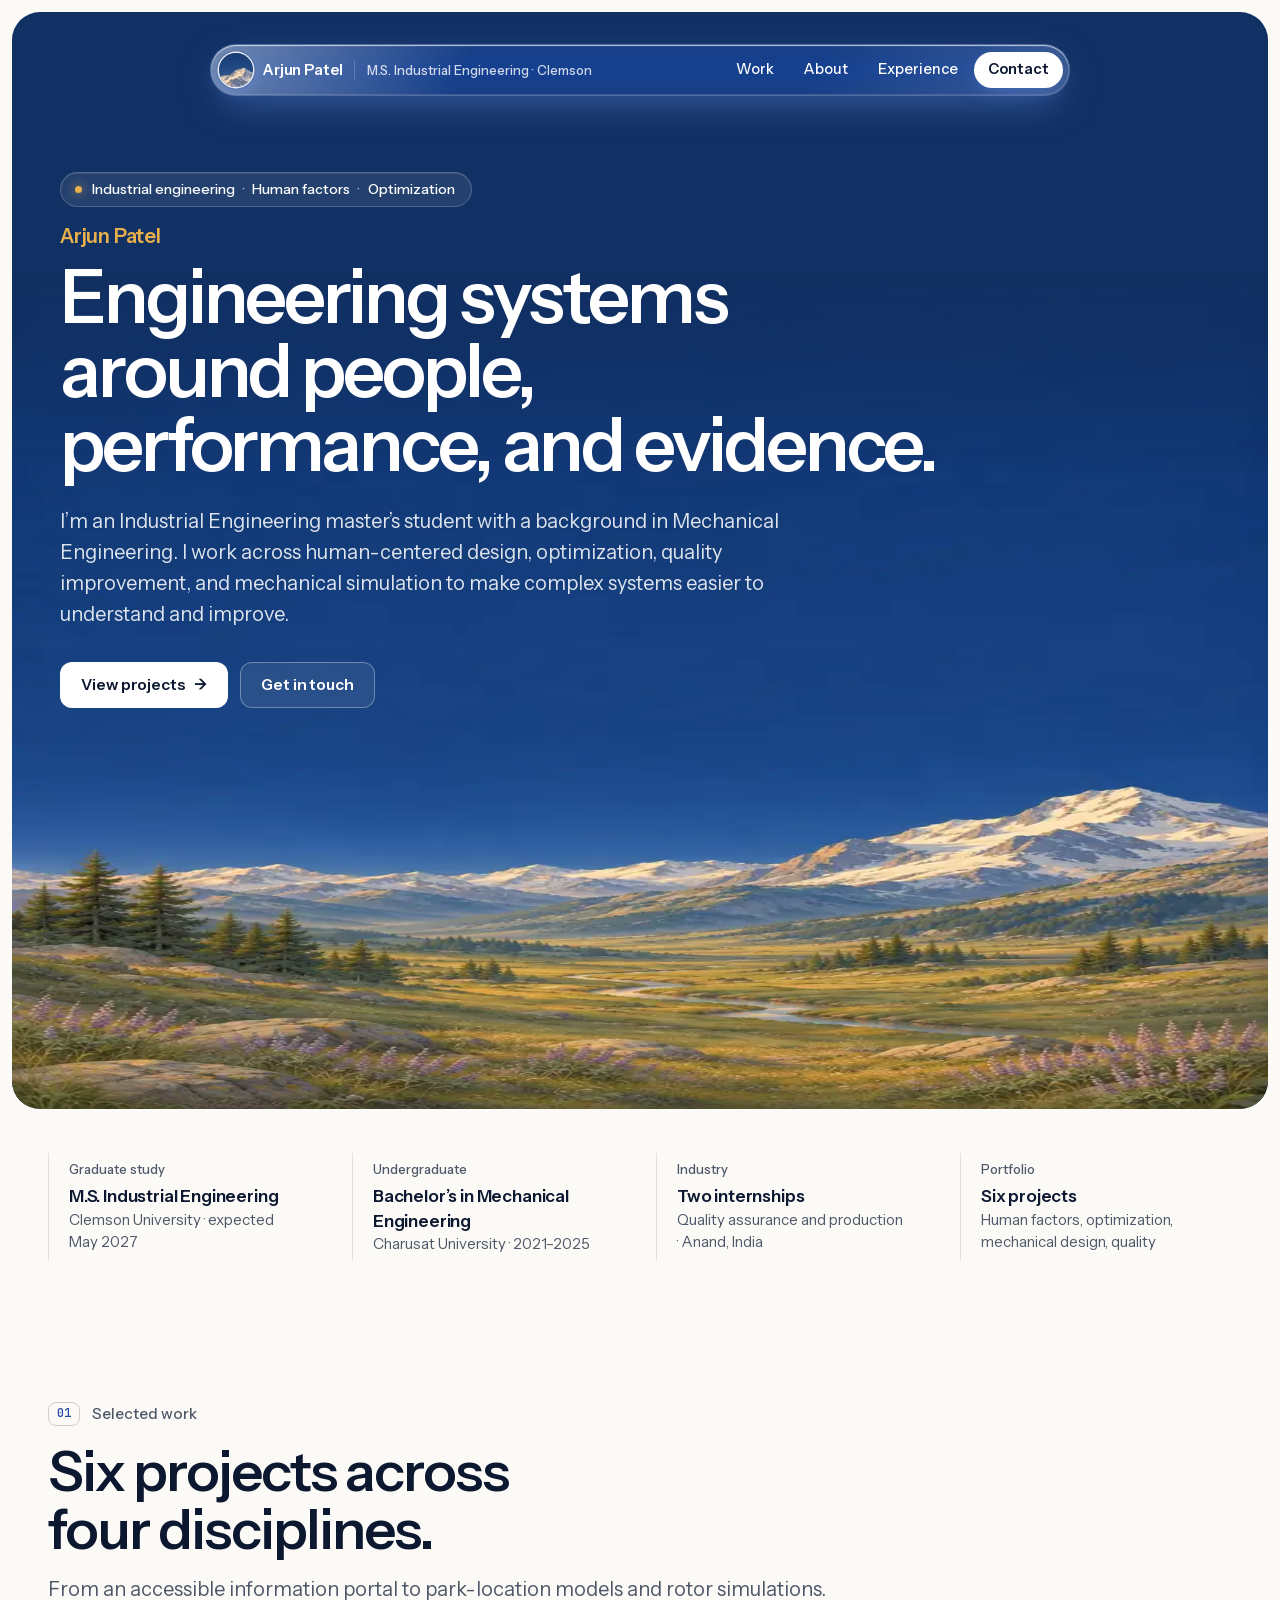
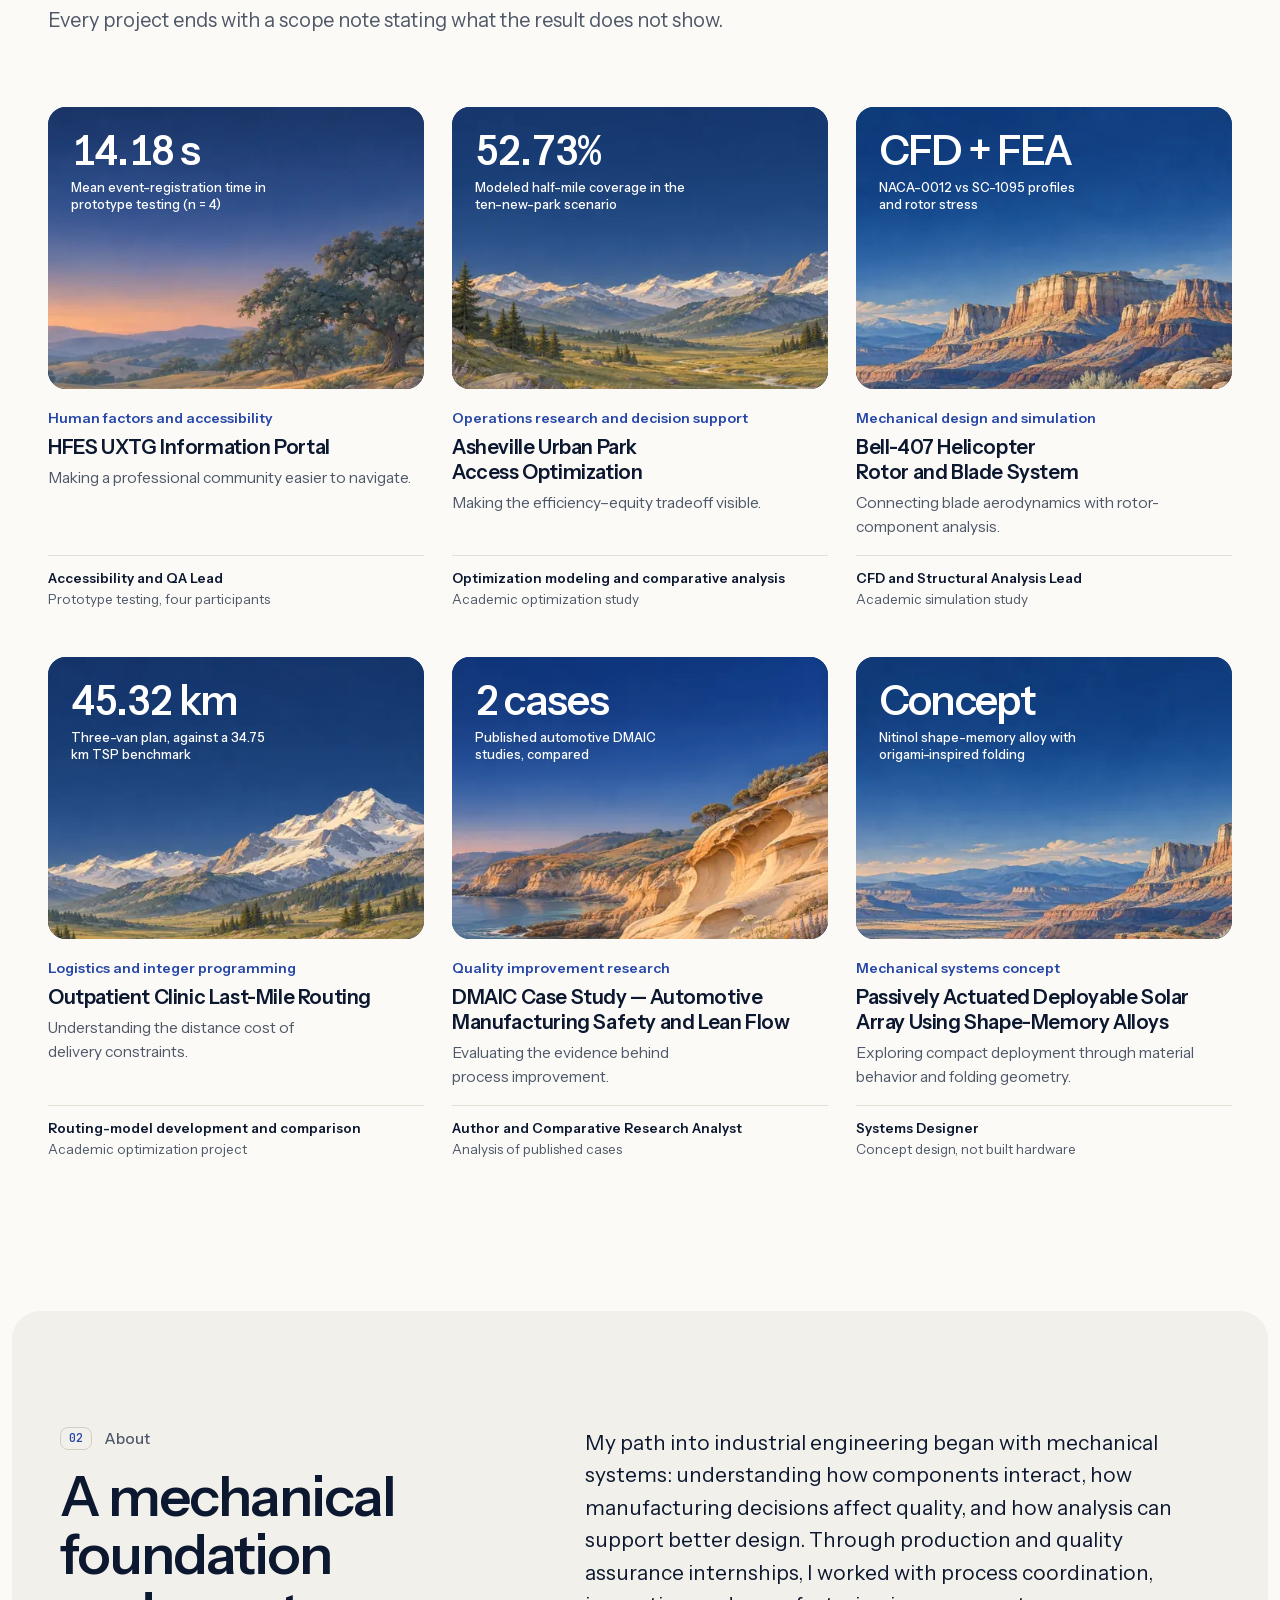
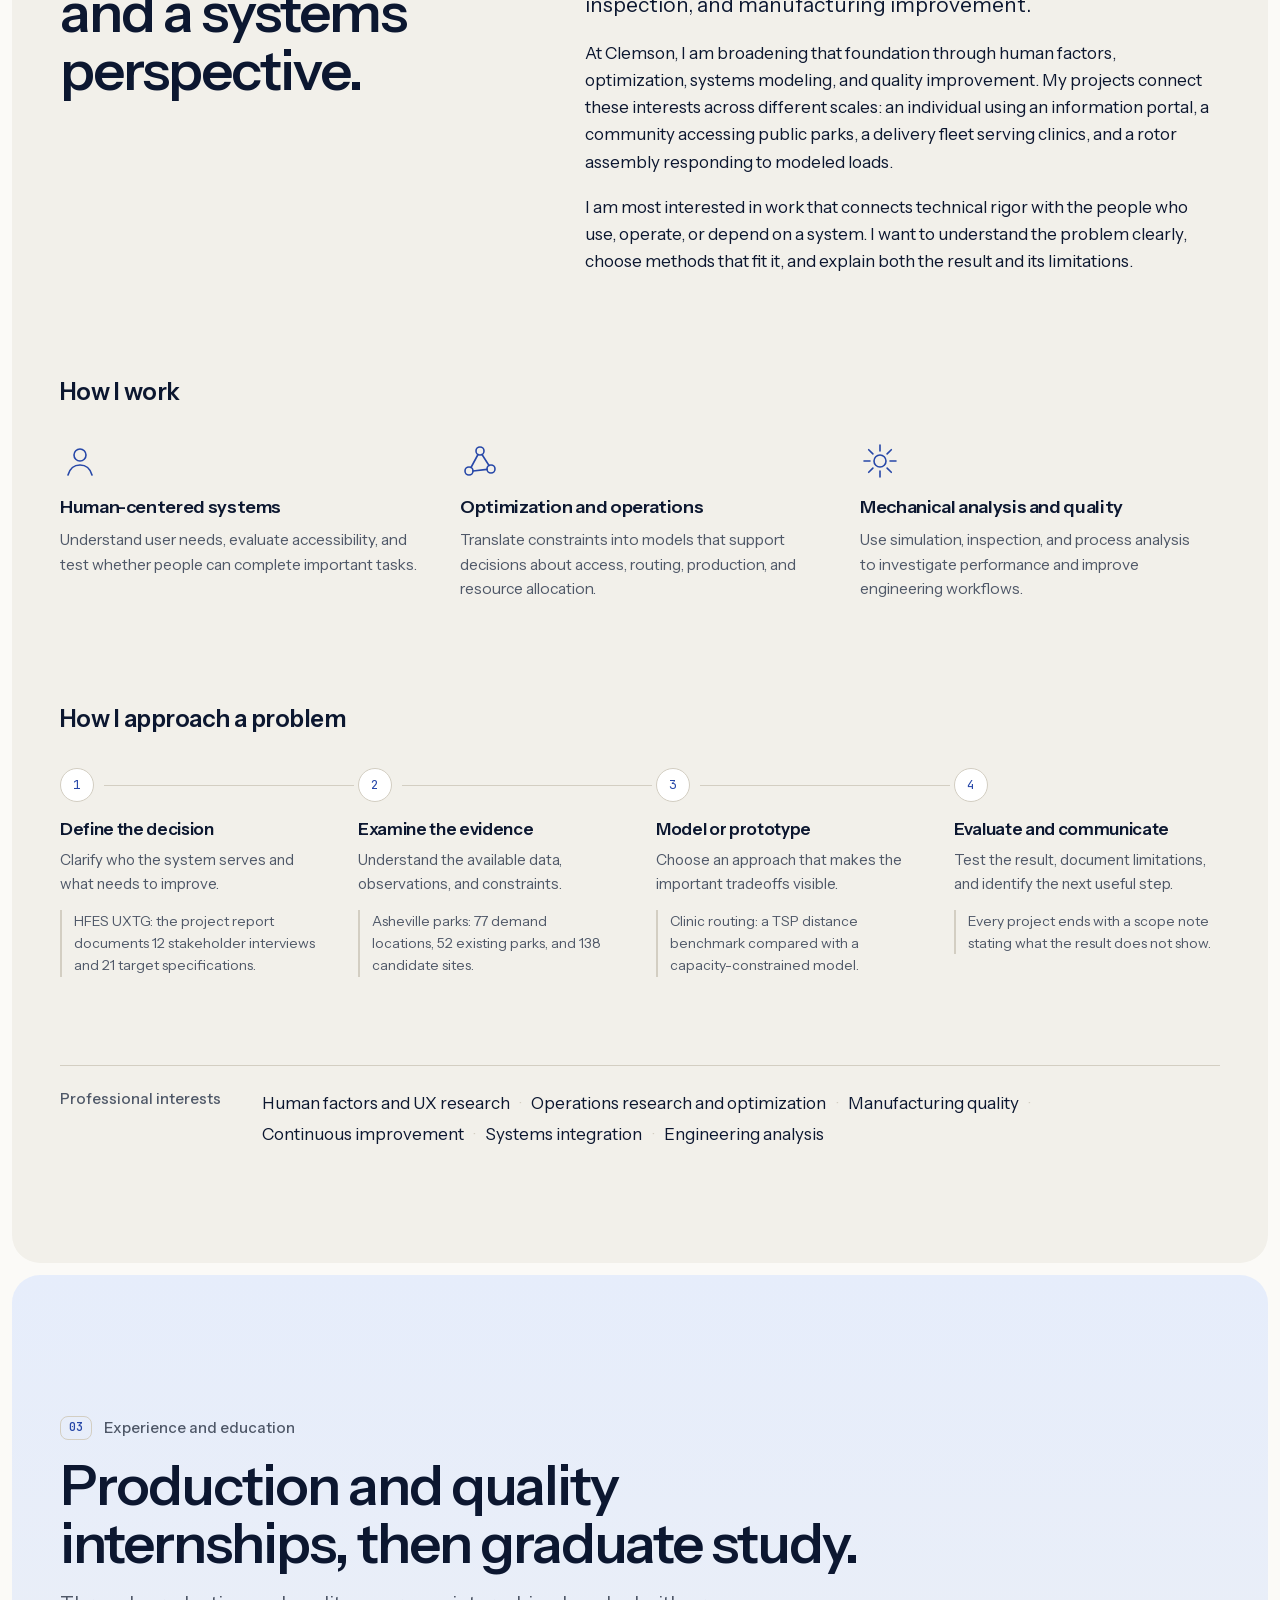
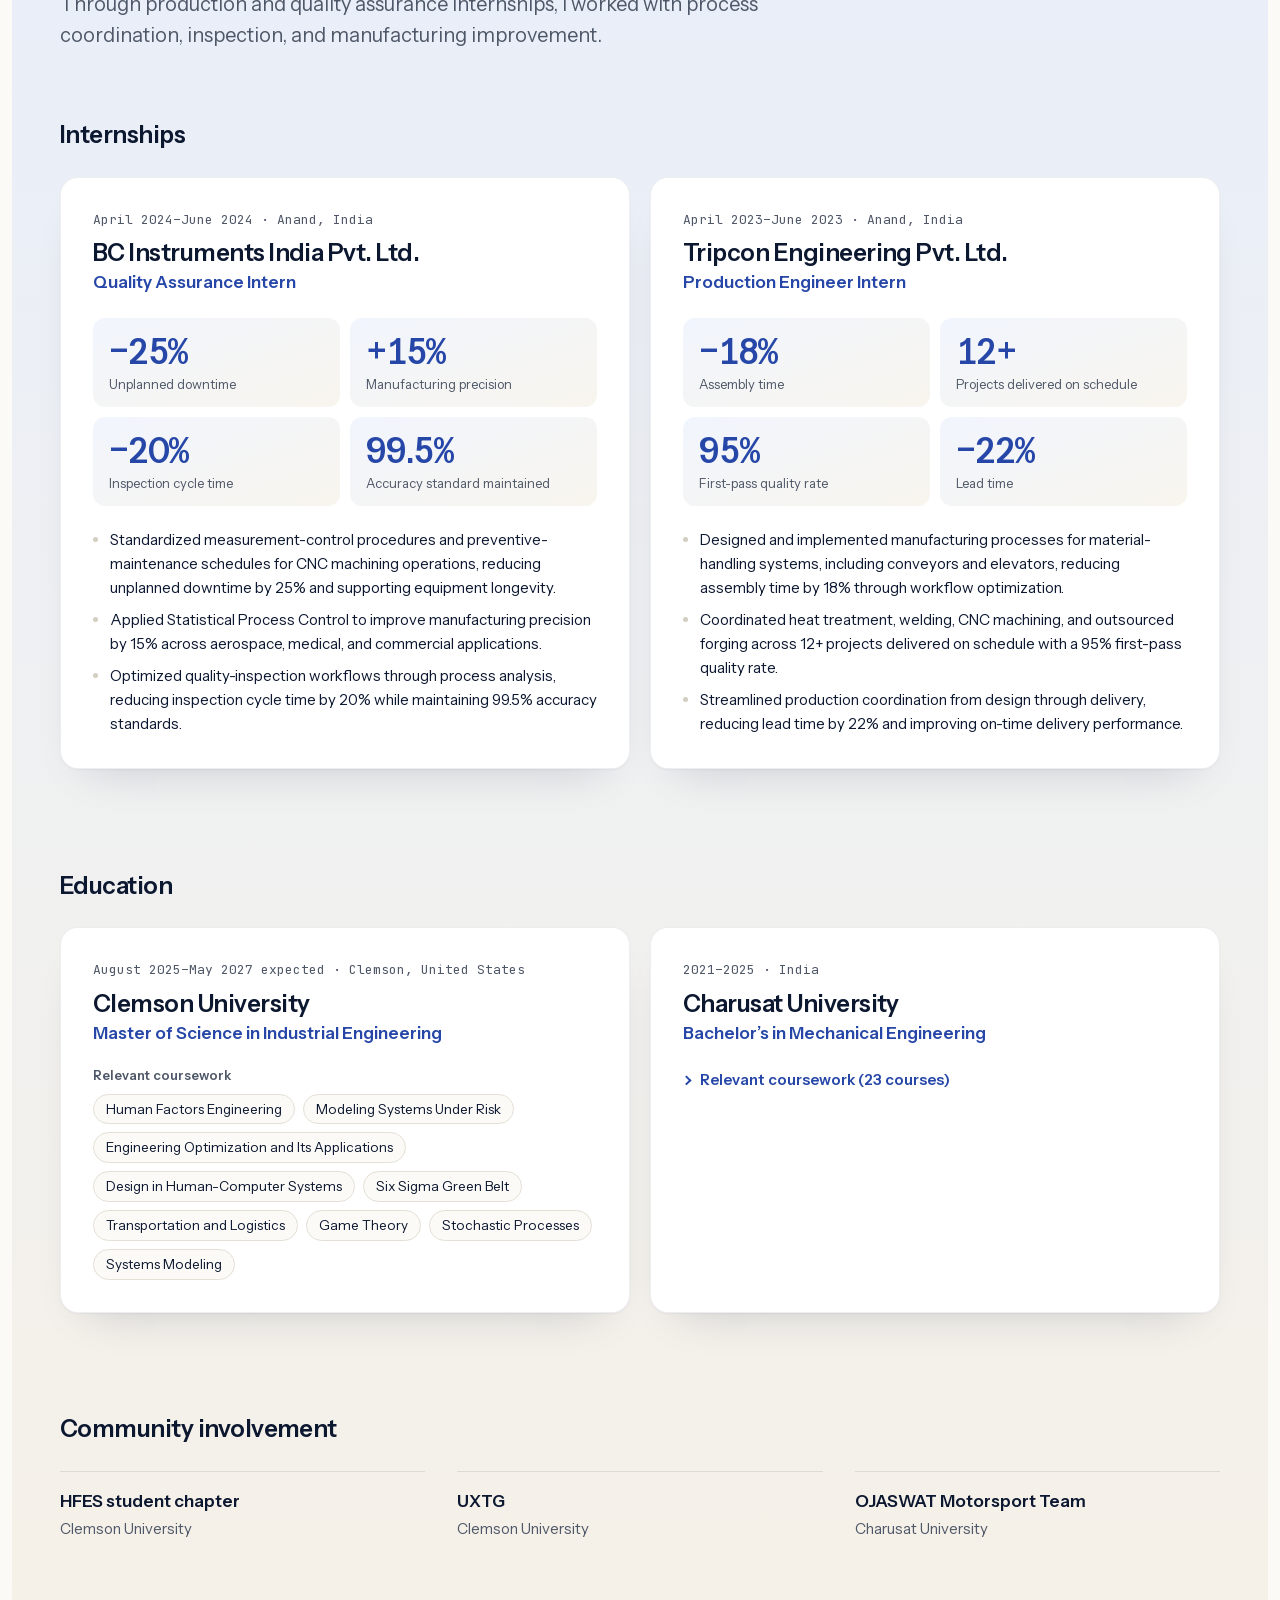
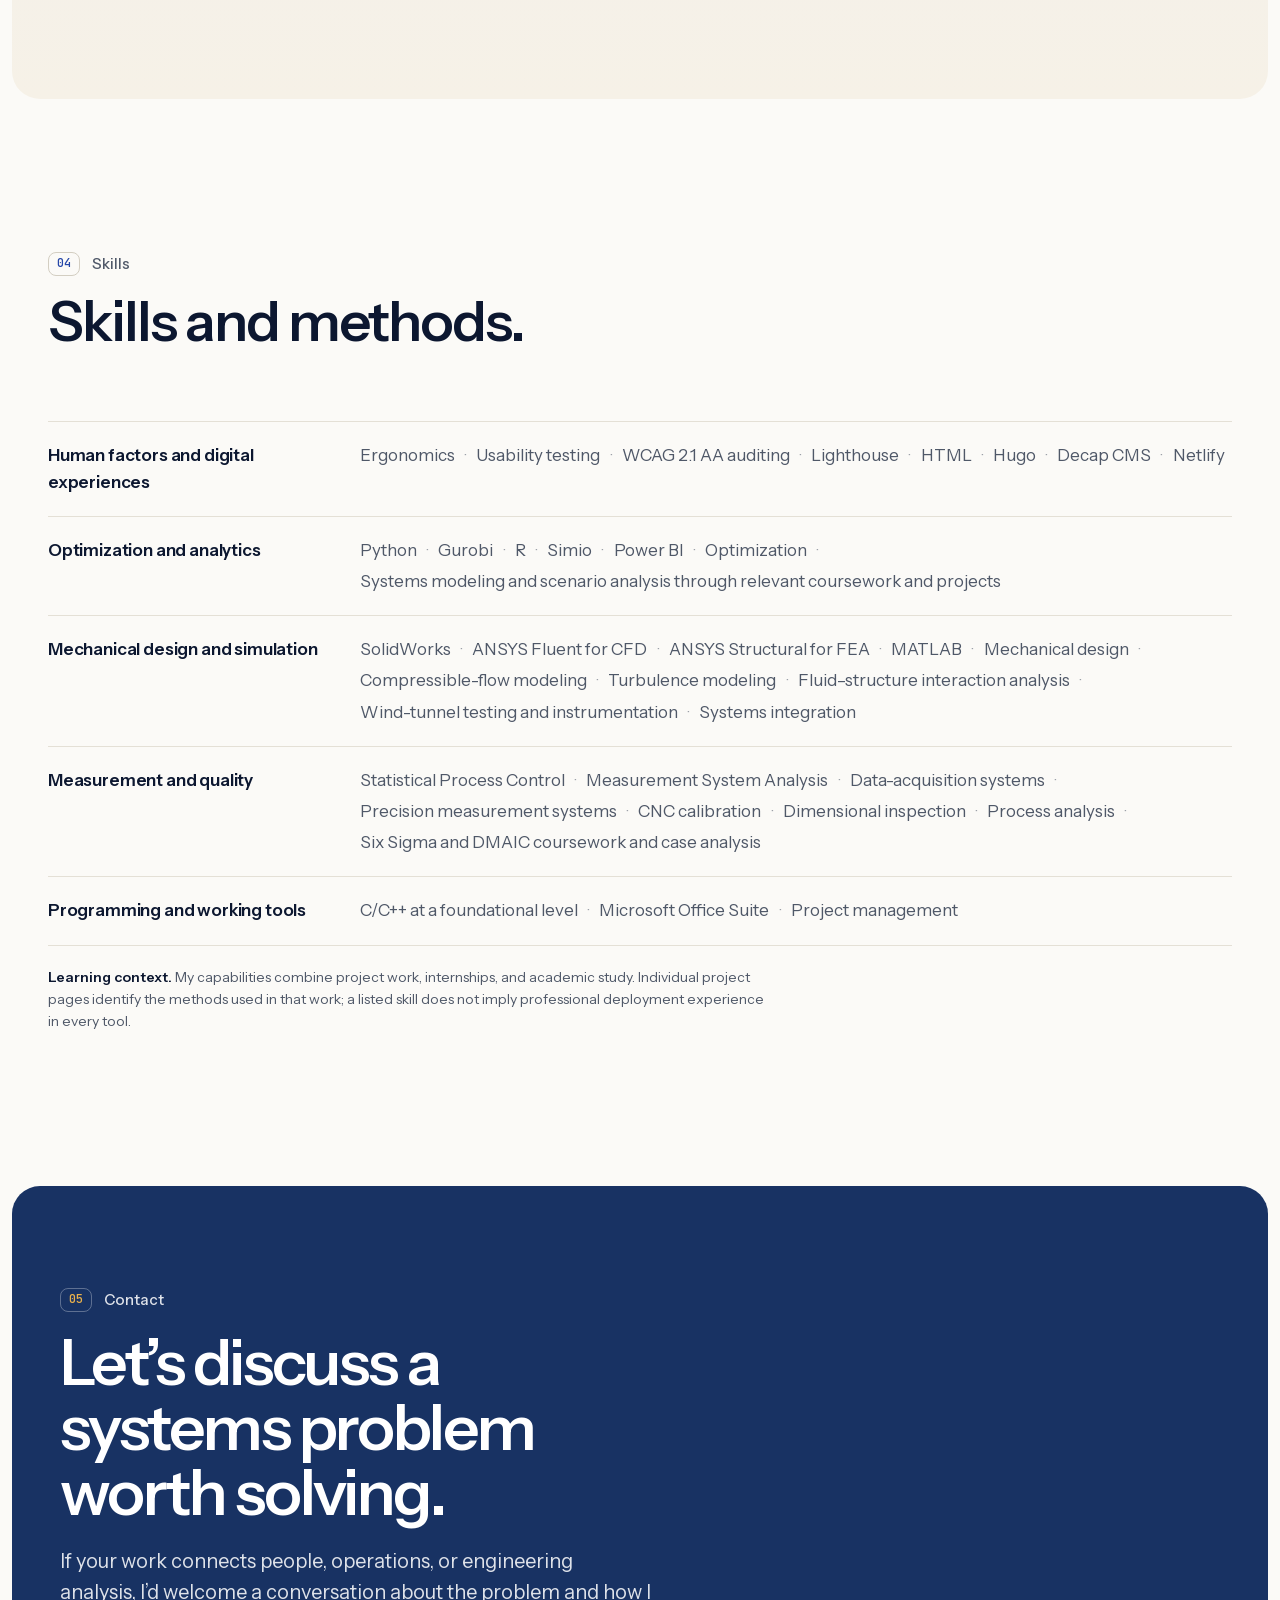
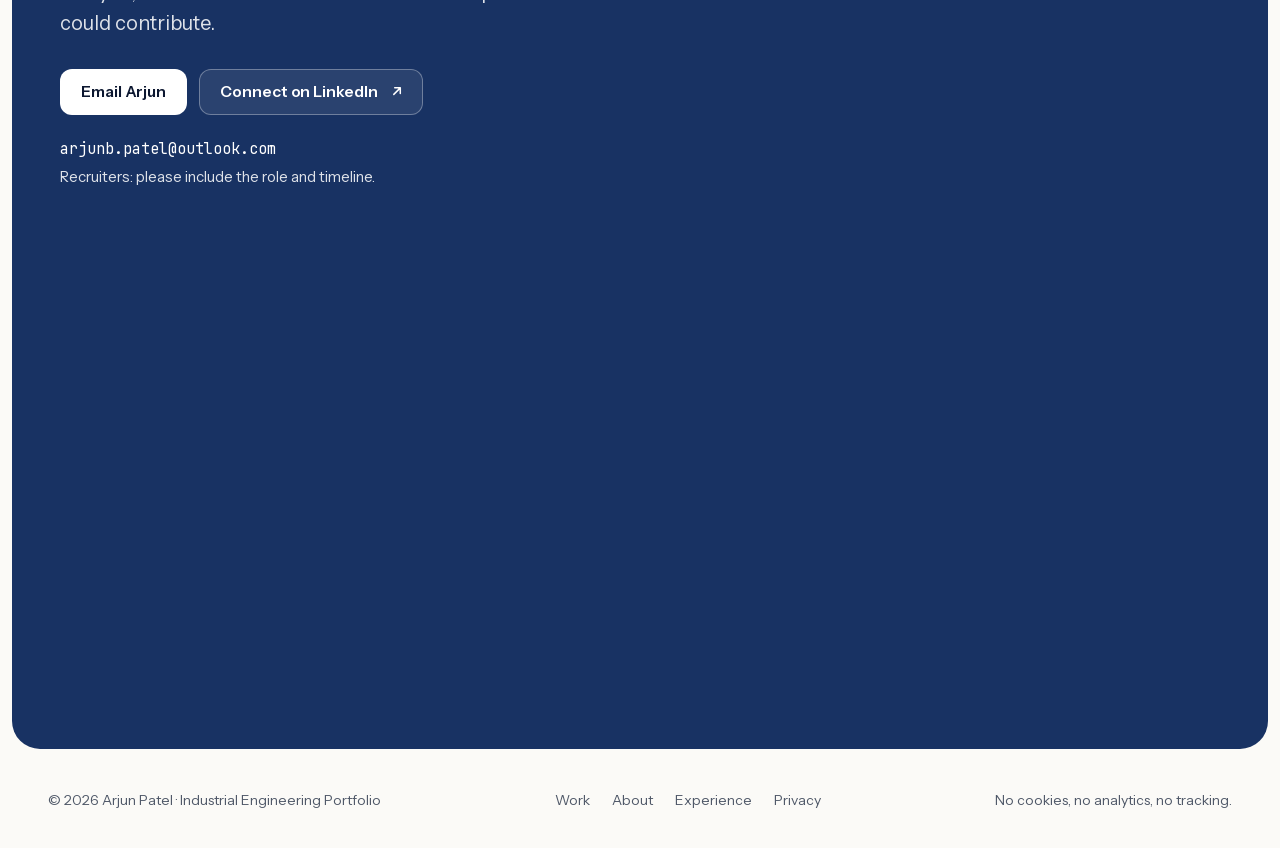
<file: work/index.html>
<!doctype html>
<html lang="en">
  <head>
    <meta charset="utf-8">
    <meta name="viewport" content="width=device-width, initial-scale=1">
    <meta http-equiv="Content-Security-Policy" content="default-src 'none'; style-src 'self'; img-src 'self'; font-src 'self'; script-src 'none'; connect-src 'none'; object-src 'none'; base-uri 'none'; form-action 'none'; upgrade-insecure-requests">
    <meta http-equiv="refresh" content="0; url=../index.html#projects">
    <meta name="robots" content="noindex">
    <link rel="canonical" href="https://arjunengineers.github.io/#projects">
    <title>Projects have moved | Arjun Patel</title>
    <link rel="stylesheet" href="../assets/css/site.css">
  </head>
  <body>
    <main class="redirect">
      <p>Projects now live on the <a href="../index.html#projects">home page</a>.</p>
    </main>
  </body>
</html>
</file>
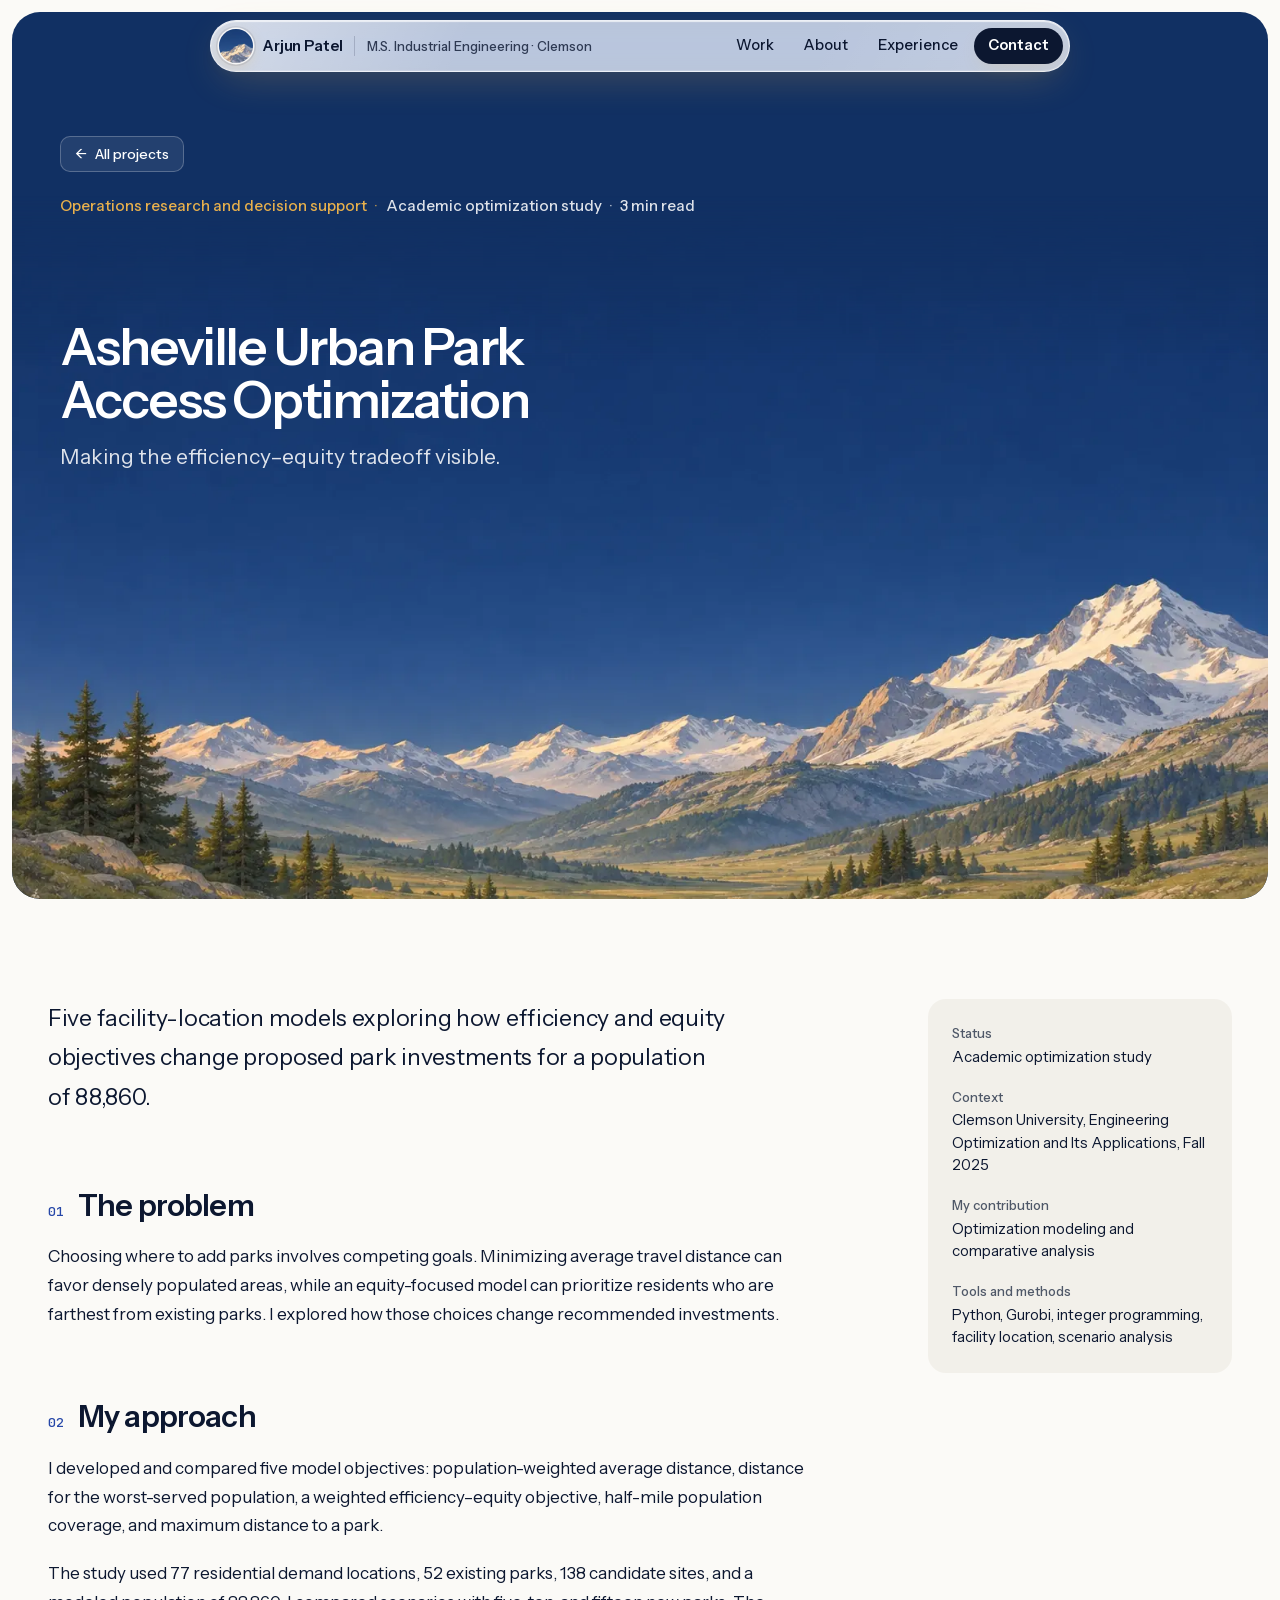
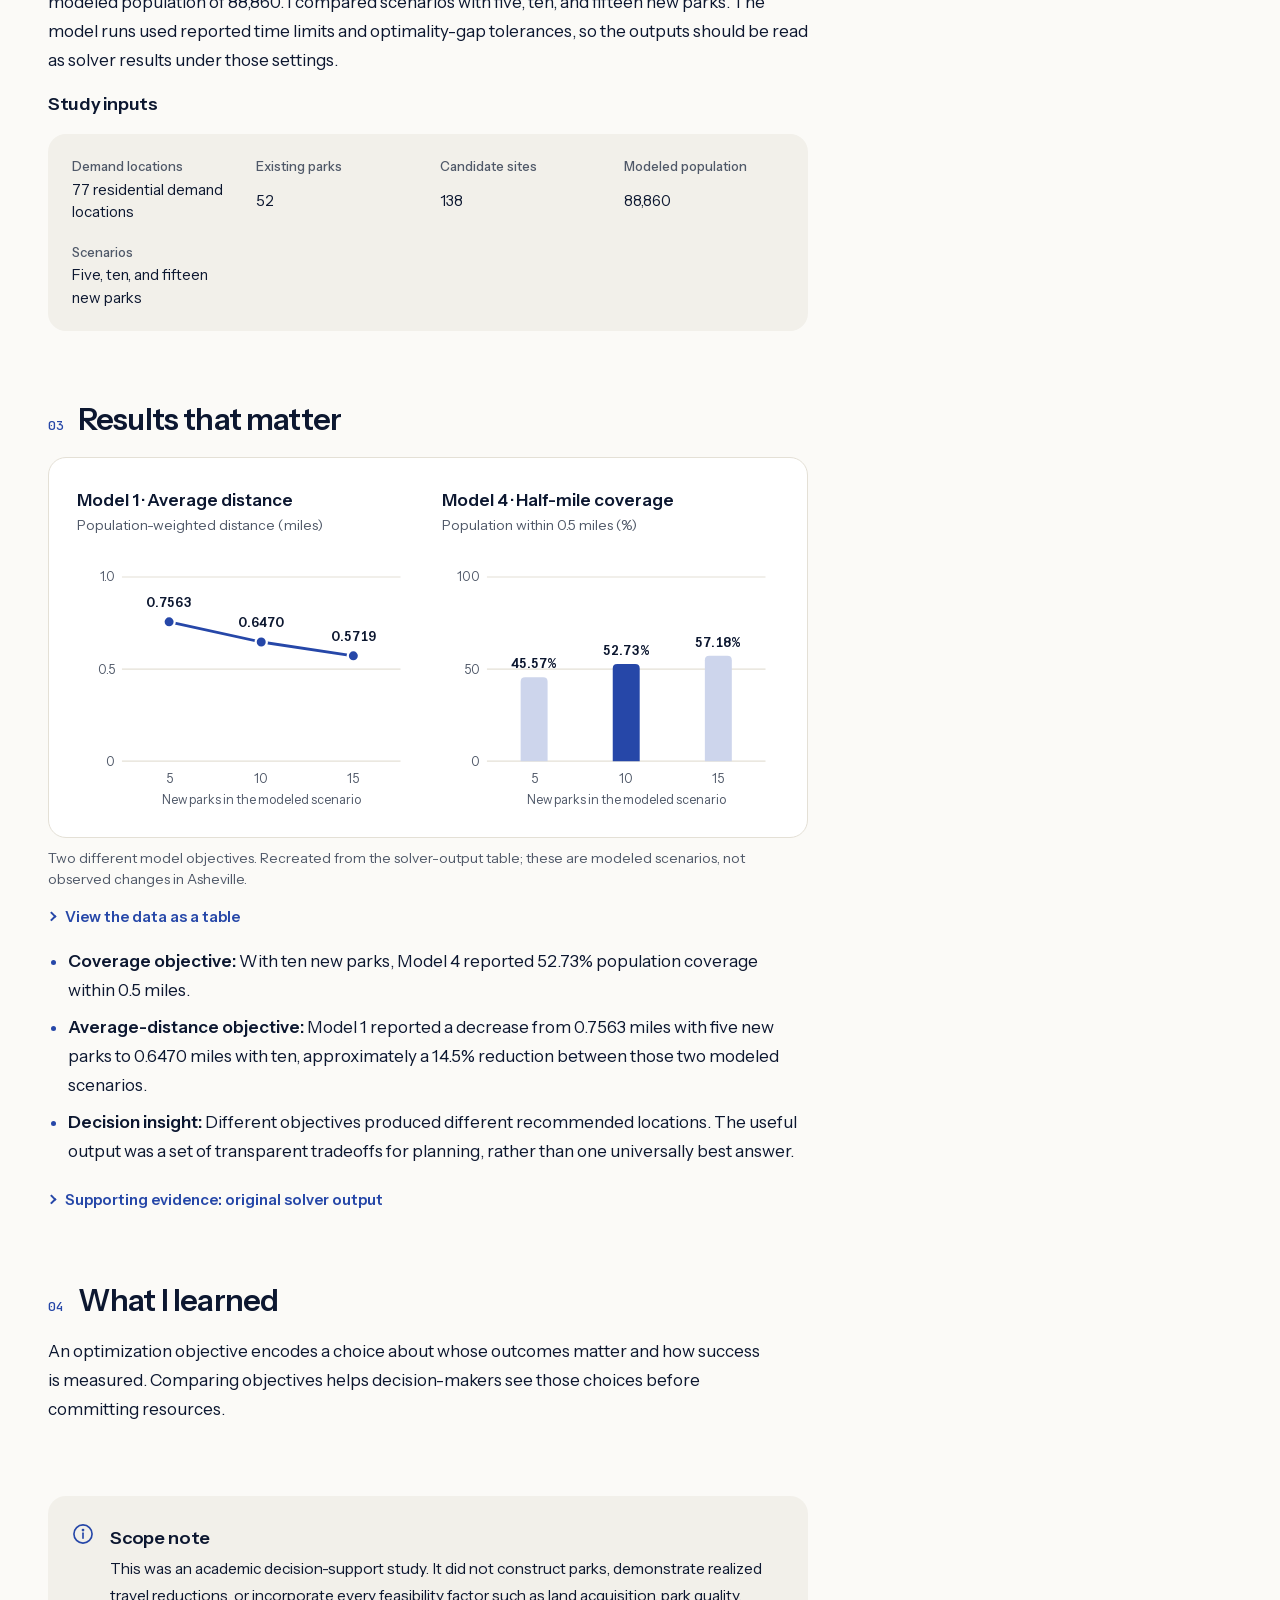
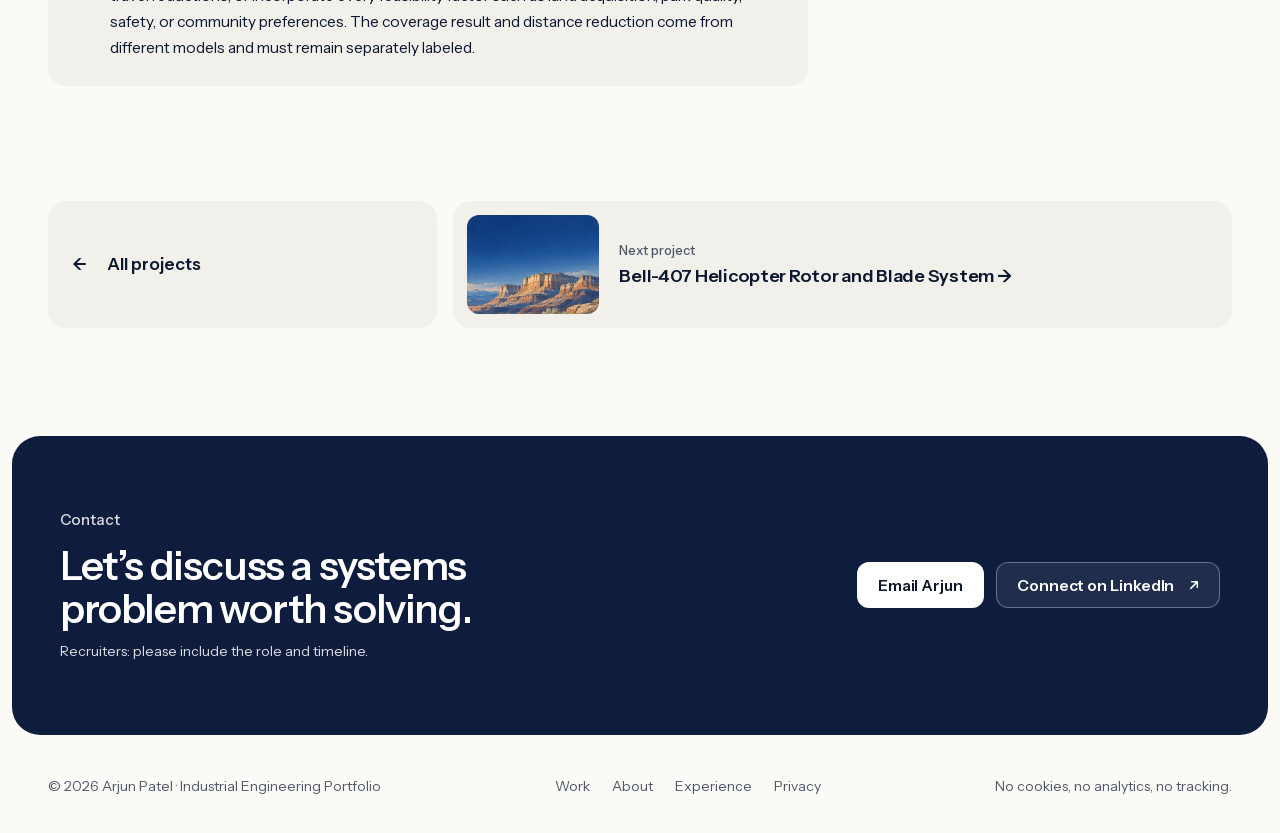
<file: work/asheville-park-access/index.html>
<!doctype html>
<html lang="en">
  <head>
    <meta charset="utf-8">
    <meta name="viewport" content="width=device-width, initial-scale=1">
    <meta http-equiv="Content-Security-Policy" content="default-src 'none'; style-src 'self'; img-src 'self'; font-src 'self'; script-src 'none'; connect-src 'none'; object-src 'none'; base-uri 'none'; form-action 'none'; upgrade-insecure-requests">
    <meta name="referrer" content="strict-origin-when-cross-origin">
    <title>Asheville Urban Park Access Optimization | Arjun Patel</title>
    <meta name="description" content="Five facility-location models exploring how efficiency and equity objectives change proposed park investments for a population of 88,860.">
    <link rel="canonical" href="https://arjunengineers.github.io/work/asheville-park-access/">
    <meta name="theme-color" content="#fbfaf7">
    <meta property="og:type" content="article">
    <meta property="og:site_name" content="Arjun Patel">
    <meta property="og:title" content="Asheville Urban Park Access Optimization | Arjun Patel">
    <meta property="og:description" content="Five facility-location models exploring how efficiency and equity objectives change proposed park investments for a population of 88,860.">
    <meta property="og:url" content="https://arjunengineers.github.io/work/asheville-park-access/">
    <meta property="og:image" content="https://arjunengineers.github.io/assets/img/og-image.jpg">
    <meta property="og:image:width" content="1200">
    <meta property="og:image:height" content="630">
    <meta property="og:image:alt" content="A painted alpine valley under a deep blue sky.">
    <meta name="twitter:card" content="summary_large_image">
    <link rel="icon" href="../../favicon.svg" type="image/svg+xml">
    <link rel="preload" href="../../assets/fonts/instrument-sans-latin-var.woff2" as="font" type="font/woff2" crossorigin>
    <link rel="stylesheet" href="../../assets/css/site.css">
  </head>
  <body>
    <a class="skip-link" href="#main">Skip to content</a>

    <header class="topbar">
      <nav class="topbar__inner" aria-label="Primary">
        <a class="brand" href="../../index.html"><img class="brand__mark" src="../../assets/img/brand-mark.webp" width="96" height="96" alt=""><span class="brand__name">Arjun Patel</span></a>
        <span class="brand__tag">M.S. Industrial Engineering · Clemson</span>
        <ul role="list">
          <li><a href="../../index.html#projects">Work</a></li>
          <li><a href="../../index.html#about">About</a></li>
          <li><a href="../../index.html#experience">Experience</a></li>
          <li><a class="nav-cta" href="../../index.html#contact">Contact</a></li>
        </ul>
      </nav>
    </header>

    <main id="main" tabindex="-1">
      <article aria-labelledby="case-title">
        <header class="panel scene scene--alpine nav-dark">
          <div class="scene__sky">
            <div class="wrap">
              <div class="case-hero__content measure">
                <a class="crumb" href="../../index.html#projects"><span aria-hidden="true">←</span> All projects</a>
                <p class="case-hero__meta"><span class="is-discipline">Operations research and decision support</span><span>Academic optimization study</span><span>3 min read</span></p>
                <div class="case-hero__titles">
                  <h1 id="case-title">Asheville Urban Park Access Optimization</h1>
                  <p class="case-hero__deck">Making the efficiency–equity tradeoff visible.</p>
                </div>
              </div>
            </div>
          </div>
          <picture class="scene__art">
            <img src="../../assets/img/scene/alpine-band-1536.webp" srcset="../../assets/img/scene/alpine-band-768.webp 768w, ../../assets/img/scene/alpine-band-1152.webp 1152w, ../../assets/img/scene/alpine-band-1536.webp 1536w" sizes="100vw" width="1536" height="860" alt="" fetchpriority="high">
          </picture>
        </header>

        <div class="wrap case">
          <aside class="case__aside" aria-label="Project details">
            <dl class="spec">
              <div class="spec__row"><dt>Status</dt><dd>Academic optimization study</dd></div>
            <div class="spec__row"><dt>Context</dt><dd>Clemson University, Engineering Optimization and Its Applications, Fall 2025</dd></div>
            <div class="spec__row"><dt>My contribution</dt><dd>Optimization modeling and comparative analysis</dd></div>
            <div class="spec__row"><dt>Tools and methods</dt><dd>Python, Gurobi, integer programming, facility location, scenario analysis</dd></div>
          </dl>
          </aside>
          <div class="case-body">
            <p class="case__summary">Five facility-location models exploring how efficiency and equity objectives change proposed park investments for a population of 88,860.</p>

            <section aria-labelledby="the-problem">
              <h2 id="the-problem"><span class="h-num" aria-hidden="true">01</span>The problem</h2>
              <p>Choosing where to add parks involves competing goals. Minimizing average travel distance can favor densely populated areas, while an equity-focused model can prioritize residents who are farthest from existing parks. I explored how those choices change recommended investments.</p>
            </section>
            <section aria-labelledby="my-approach">
              <h2 id="my-approach"><span class="h-num" aria-hidden="true">02</span>My approach</h2>
              <p>I developed and compared five model objectives: population-weighted average distance, distance for the worst-served population, a weighted efficiency–equity objective, half-mile population coverage, and maximum distance to a park.</p>
              <p>The study used 77 residential demand locations, 52 existing parks, 138 candidate sites, and a modeled population of 88,860. I compared scenarios with five, ten, and fifteen new parks. The model runs used reported time limits and optimality-gap tolerances, so the outputs should be read as solver results under those settings.</p>
              <h3>Study inputs</h3>
              <dl class="spec">
                <div class="spec__row"><dt>Demand locations</dt><dd>77 residential demand locations</dd></div>
                <div class="spec__row"><dt>Existing parks</dt><dd>52</dd></div>
                <div class="spec__row"><dt>Candidate sites</dt><dd>138</dd></div>
                <div class="spec__row"><dt>Modeled population</dt><dd>88,860</dd></div>
                <div class="spec__row"><dt>Scenarios</dt><dd>Five, ten, and fifteen new parks</dd></div>
              </dl>
            </section>
            <section aria-labelledby="results-that-matter">
              <h2 id="results-that-matter"><span class="h-num" aria-hidden="true">03</span>Results that matter</h2>
              <figure class="chart">
                <div class="chart__frame">
                  <div class="chart__panels">
                    <div class="chart__panel">
                      <p class="chart__title">Model 1 · Average distance</p>
                      <p class="chart__sub">Population-weighted distance (miles)</p>
                      <svg class="plot" viewBox="0 0 300 230" role="img" aria-labelledby="m1-t m1-d" focusable="false">
                        <title id="m1-t">Model 1: population-weighted average distance to a park, by number of new parks</title>
                        <desc id="m1-d">0.7563 miles with 5 new parks, 0.6470 miles with 10, and 0.5719 miles with 15.</desc>
                        <line class="plot__grid" x1="40" x2="288" y1="24" y2="24"/>
                        <text class="plot__tick" x="34" y="28" text-anchor="end">1.0</text>
                        <line class="plot__grid" x1="40" x2="288" y1="106" y2="106"/>
                        <text class="plot__tick" x="34" y="110" text-anchor="end">0.5</text>
                        <line class="plot__grid" x1="40" x2="288" y1="188" y2="188"/>
                        <text class="plot__tick" x="34" y="192" text-anchor="end">0</text>
                        <text class="plot__tick" x="82" y="207" text-anchor="middle">5</text>
                        <text class="plot__tick" x="164" y="207" text-anchor="middle">10</text>
                        <text class="plot__tick" x="246" y="207" text-anchor="middle">15</text>
                        <text class="plot__axis-title" x="164" y="226" text-anchor="middle">New parks in the modeled scenario</text>
                        <polyline class="plot__line" points="82,63.97 164,81.89 246,94.21"/>
                        <circle class="plot__dot" cx="82" cy="63.97" r="5"><title>5 new parks: 0.7563 miles</title></circle>
                        <text class="plot__value" x="82" y="50.97" text-anchor="middle">0.7563</text>
                        <circle class="plot__dot" cx="164" cy="81.89" r="5"><title>10 new parks: 0.6470 miles</title></circle>
                        <text class="plot__value" x="164" y="68.89" text-anchor="middle">0.6470</text>
                        <circle class="plot__dot" cx="246" cy="94.21" r="5"><title>15 new parks: 0.5719 miles</title></circle>
                        <text class="plot__value" x="246" y="81.21" text-anchor="middle">0.5719</text>
                      </svg>
                    </div>
                    <div class="chart__panel">
                      <p class="chart__title">Model 4 · Half-mile coverage</p>
                      <p class="chart__sub">Population within 0.5 miles (%)</p>
                      <svg class="plot" viewBox="0 0 300 230" role="img" aria-labelledby="m4-t m4-d" focusable="false">
                        <title id="m4-t">Model 4: share of the modeled population within half a mile of a park, by number of new parks</title>
                        <desc id="m4-d">45.57% with 5 new parks, 52.73% with 10, and 57.18% with 15.</desc>
                        <line class="plot__grid" x1="40" x2="288" y1="24" y2="24"/>
                        <text class="plot__tick" x="34" y="28" text-anchor="end">100</text>
                        <line class="plot__grid" x1="40" x2="288" y1="106" y2="106"/>
                        <text class="plot__tick" x="34" y="110" text-anchor="end">50</text>
                        <line class="plot__grid" x1="40" x2="288" y1="188" y2="188"/>
                        <text class="plot__tick" x="34" y="192" text-anchor="end">0</text>
                        <text class="plot__tick" x="82" y="207" text-anchor="middle">5</text>
                        <text class="plot__tick" x="164" y="207" text-anchor="middle">10</text>
                        <text class="plot__tick" x="246" y="207" text-anchor="middle">15</text>
                        <text class="plot__axis-title" x="164" y="226" text-anchor="middle">New parks in the modeled scenario</text>
                        <path class="bar" d="M70,188 V117.27 Q70,113.27 74,113.27 H90 Q94,113.27 94,117.27 V188 Z"><title>5 new parks: 45.57% of the modeled population within 0.5 miles</title></path>
                        <text class="plot__value" x="82" y="105.27" text-anchor="middle">45.57%</text>
                        <path class="bar bar--accent" d="M152,188 V105.52 Q152,101.52 156,101.52 H172 Q176,101.52 176,105.52 V188 Z"><title>10 new parks: 52.73% of the modeled population within 0.5 miles</title></path>
                        <text class="plot__value" x="164" y="93.52" text-anchor="middle">52.73%</text>
                        <path class="bar" d="M234,188 V98.22 Q234,94.22 238,94.22 H254 Q258,94.22 258,98.22 V188 Z"><title>15 new parks: 57.18% of the modeled population within 0.5 miles</title></path>
                        <text class="plot__value" x="246" y="86.22" text-anchor="middle">57.18%</text>
                      </svg>
                    </div>
                  </div>
                </div>
                <figcaption>Two different model objectives. Recreated from the solver-output table; these are modeled scenarios, not observed changes in Asheville.</figcaption>
                <details>
                  <summary>View the data as a table</summary>
                  <div class="details__body">
                    <div class="table-wrap" role="region" aria-label="Scenario data" tabindex="0">
                      <table class="table--compact">
                        <caption class="label">Modeled scenarios by number of new parks</caption>
                        <thead><tr><th scope="col">New parks</th><th scope="col">Model 1 · average distance (miles)</th><th scope="col">Model 4 · population within 0.5 miles</th></tr></thead>
                        <tbody>
                          <tr><th scope="row">5</th><td class="num">0.7563</td><td class="num">45.57%</td></tr>
                          <tr><th scope="row">10</th><td class="num">0.6470</td><td class="num">52.73%</td></tr>
                          <tr><th scope="row">15</th><td class="num">0.5719</td><td class="num">57.18%</td></tr>
                        </tbody>
                      </table>
                    </div>
                  </div>
                </details>
              </figure>
              <ul>
                <li><strong>Coverage objective:</strong> With ten new parks, Model 4 reported 52.73% population coverage within 0.5 miles.</li>
                <li><strong>Average-distance objective:</strong> Model 1 reported a decrease from 0.7563 miles with five new parks to 0.6470 miles with ten, approximately a 14.5% reduction between those two modeled scenarios.</li>
                <li><strong>Decision insight:</strong> Different objectives produced different recommended locations. The useful output was a set of transparent tradeoffs for planning, rather than one universally best answer.</li>
              </ul>
              <details>
                <summary>Supporting evidence: original solver output</summary>
                <div class="details__body">
                  <figure class="figure">
                    <div class="figure__frame">
                      <img src="../../assets/img/parks-solver-results.webp" width="1392" height="574" alt="Terminal output titled Park Location Optimization Results: 77 locations, 52 existing parks, 138 candidates, population 88,860. It lists objective, average distance, maximum distance, coverage, and solve time for five models at 5, 10, and 15 new parks. Model 1 average distance: 0.7563, 0.6470, 0.5719. Model 4 coverage: 45.57, 52.73, 57.18 percent." loading="lazy" decoding="async">
                    </div>
                    <figcaption>Original solver-output table from the project report. The scenario chart above was recreated from this table. <a href="../../assets/img/parks-solver-results.png">View analysis figure<span class="visually-hidden">: original solver-output table (full-size PNG)</span></a></figcaption>
                  </figure>
                </div>
              </details>
            </section>
            <section aria-labelledby="what-i-learned">
              <h2 id="what-i-learned"><span class="h-num" aria-hidden="true">04</span>What I learned</h2>
              <p>An optimization objective encodes a choice about whose outcomes matter and how success is measured. Comparing objectives helps decision-makers see those choices before committing resources.</p>
            </section>
            <section class="callout" aria-labelledby="scope-note">
              <svg class="callout__icon" viewBox="0 0 20 20" aria-hidden="true" focusable="false" fill="none" stroke="currentColor" stroke-width="1.5" stroke-linecap="round"><circle cx="10" cy="10" r="8.25"/><path d="M10 9.25v4.5"/><circle cx="10" cy="6.4" r="0.5" fill="currentColor"/></svg>
              <h2 id="scope-note">Scope note</h2>
              <p>This was an academic decision-support study. It did not construct parks, demonstrate realized travel reductions, or incorporate every feasibility factor such as land acquisition, park quality, safety, or community preferences. The coverage result and distance reduction come from different models and must remain separately labeled.</p>
            </section>
          </div>
        </div>

        <nav class="wrap pager" aria-label="Project navigation">
          <a class="pager__back" href="../../index.html#projects"><span aria-hidden="true">←</span> All projects</a>
          <a class="pager__next" href="../bell407-rotor-analysis/index.html">
            <span class="pager__thumb"><img src="../../assets/img/cover/bell407-rotor-analysis-480.webp" width="480" height="360" alt="" loading="lazy" decoding="async"></span>
            <span class="pager__text"><span class="label">Next project</span><span class="pager__title">Bell-407 Helicopter Rotor and Blade System <span aria-hidden="true">→</span></span></span>
          </a>
        </nav>
      </article>
    </main>

    <footer class="site-footer">
      <section class="panel panel--night nav-dark-end" aria-labelledby="cta-title">
        <div class="wrap cta">
          <div>
            <p class="eyebrow">Contact</p>
            <h2 id="cta-title">Let’s discuss a systems problem worth solving.</h2>
            <p class="cta__hint">Recruiters: please include the role and timeline.</p>
          </div>
          <ul class="contact__actions" role="list">
            <li><a class="btn btn--light" href="mailto:arjunb.patel@outlook.com?subject=Hello%20from%20your%20portfolio">Email Arjun</a></li>
            <li><a class="btn btn--glass" href="https://www.linkedin.com/in/linkwitharjun" rel="noopener noreferrer">Connect on LinkedIn<svg class="ext" viewBox="0 0 12 12" aria-hidden="true" focusable="false"><path d="M4 2h6v6M10 2 3 9" fill="none" stroke="currentColor" stroke-width="1.6" stroke-linecap="round" stroke-linejoin="round"/></svg><span class="visually-hidden"> (external site)</span></a></li>
          </ul>
        </div>
      </section>
      <div class="wrap site-footer__inner">
        <p>© 2026 Arjun Patel · Industrial Engineering Portfolio</p>
        <nav aria-label="Footer">
          <ul role="list">
            <li><a href="../../index.html#projects">Work</a></li>
            <li><a href="../../index.html#about">About</a></li>
            <li><a href="../../index.html#experience">Experience</a></li>
            <li><a href="../../privacy/index.html">Privacy</a></li>
          </ul>
        </nav>
        <p>No cookies, no analytics, no tracking.</p>
      </div>
    </footer>
  </body>
</html>
</file>
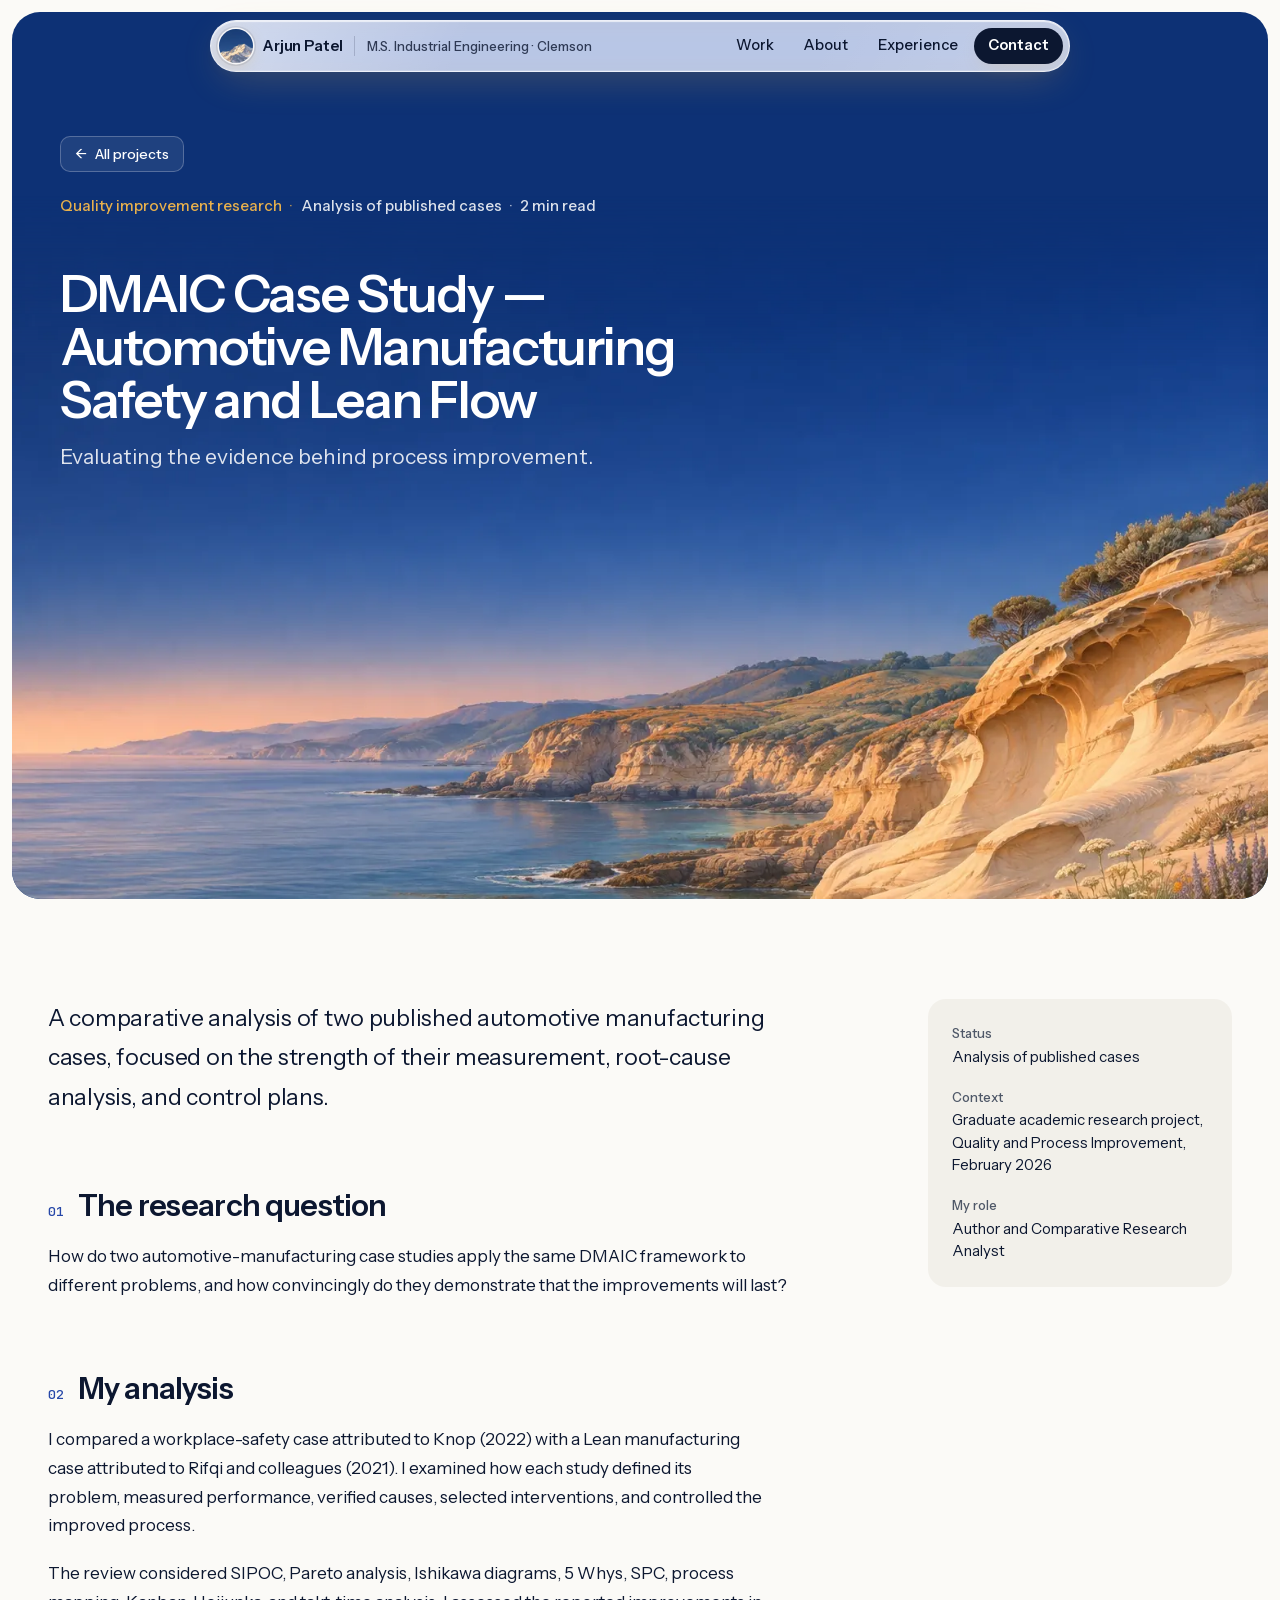
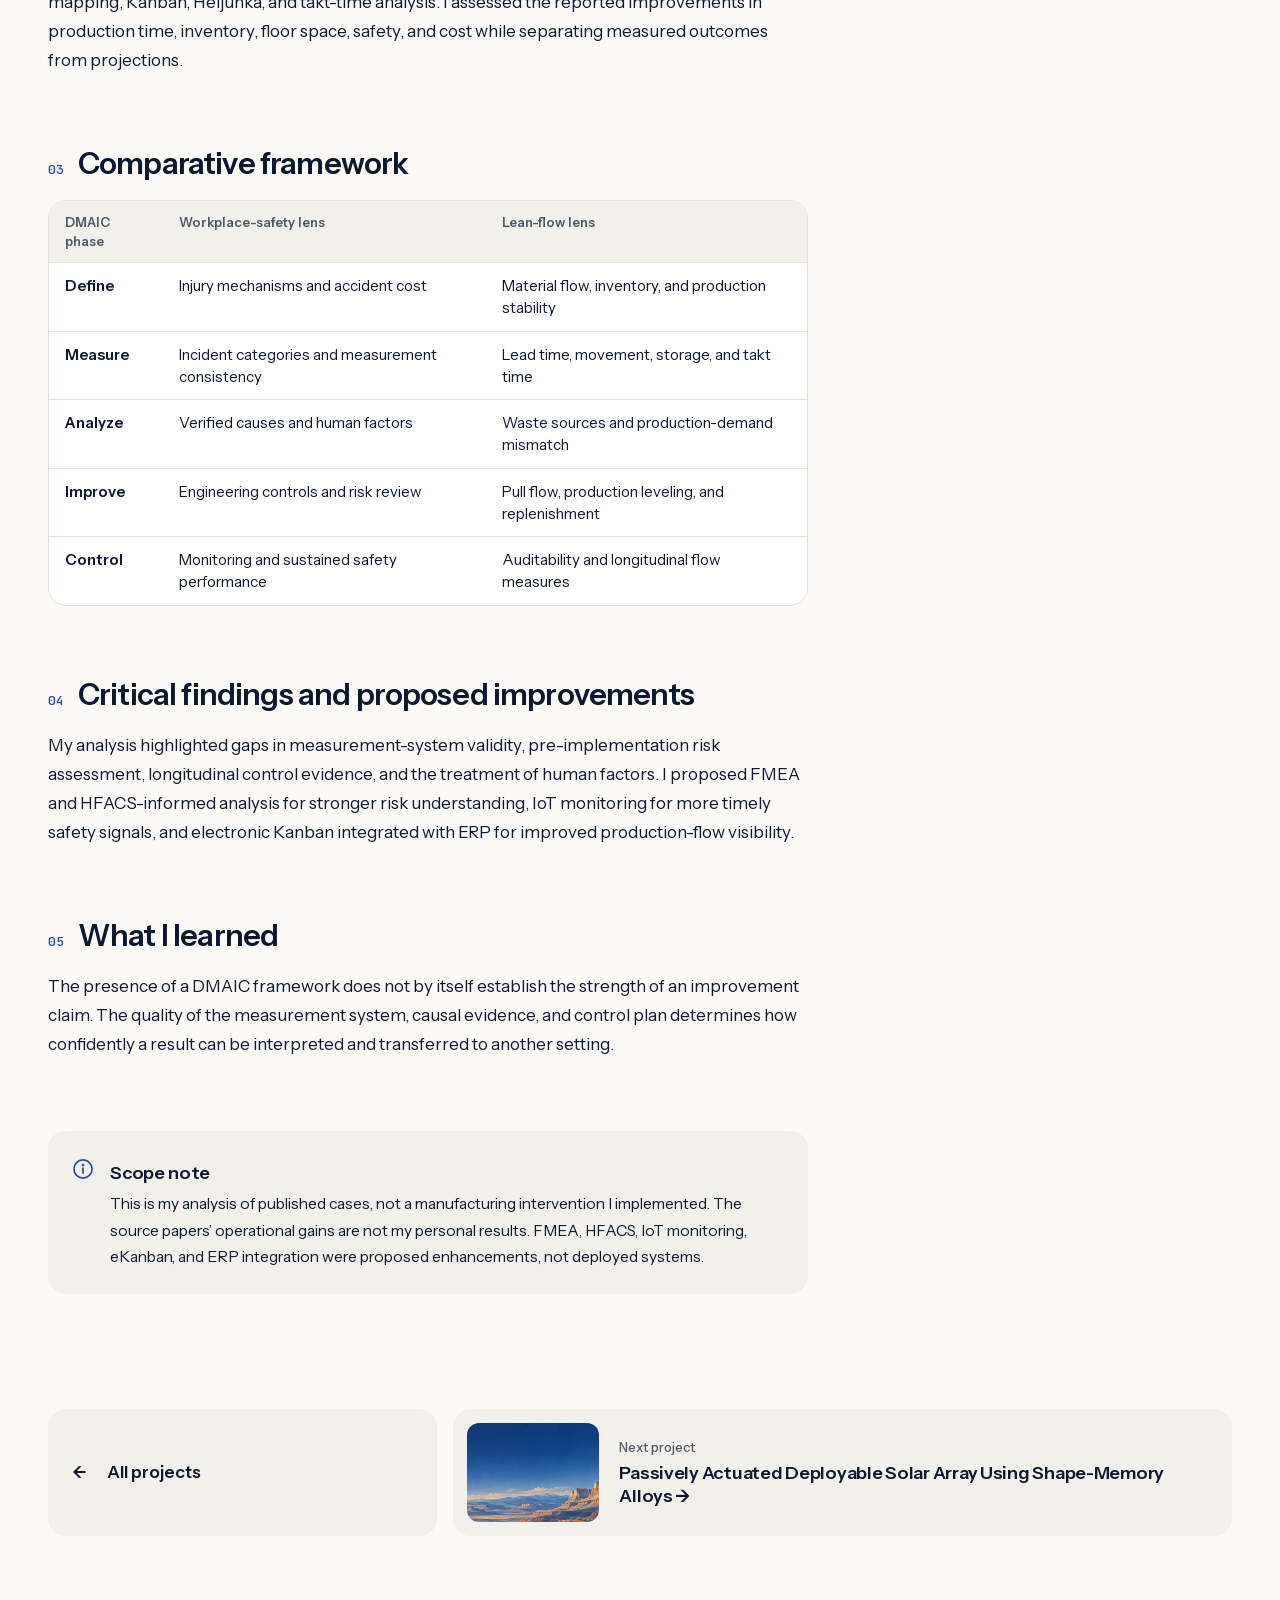
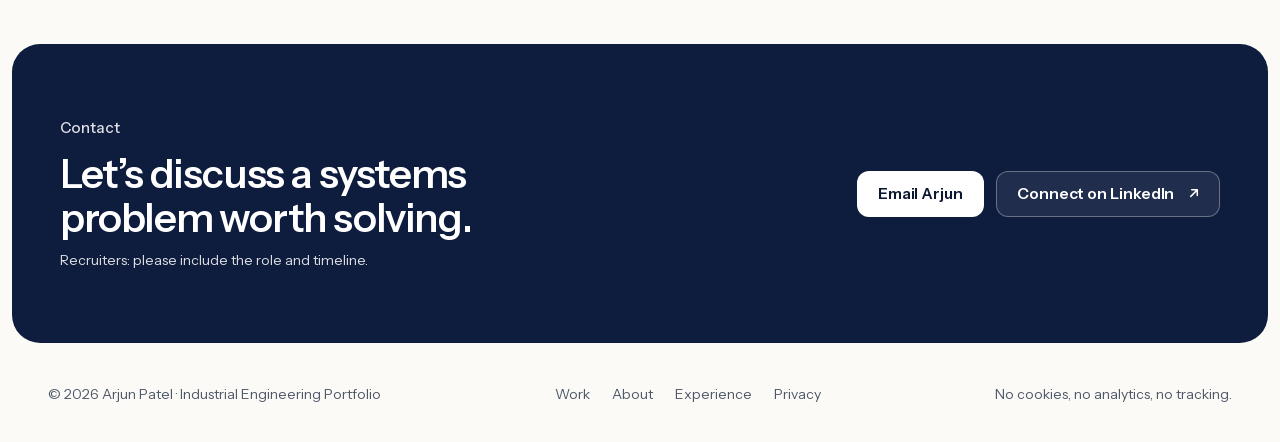
<file: work/automotive-dmaic-review/index.html>
<!doctype html>
<html lang="en">
  <head>
    <meta charset="utf-8">
    <meta name="viewport" content="width=device-width, initial-scale=1">
    <meta http-equiv="Content-Security-Policy" content="default-src 'none'; style-src 'self'; img-src 'self'; font-src 'self'; script-src 'none'; connect-src 'none'; object-src 'none'; base-uri 'none'; form-action 'none'; upgrade-insecure-requests">
    <meta name="referrer" content="strict-origin-when-cross-origin">
    <title>DMAIC Case Study | Arjun Patel</title>
    <meta name="description" content="A comparative analysis of two published automotive manufacturing cases, focused on the strength of their measurement, root-cause analysis, and control plans.">
    <link rel="canonical" href="https://arjunengineers.github.io/work/automotive-dmaic-review/">
    <meta name="theme-color" content="#fbfaf7">
    <meta property="og:type" content="article">
    <meta property="og:site_name" content="Arjun Patel">
    <meta property="og:title" content="DMAIC Case Study | Arjun Patel">
    <meta property="og:description" content="A comparative analysis of two published automotive manufacturing cases, focused on the strength of their measurement, root-cause analysis, and control plans.">
    <meta property="og:url" content="https://arjunengineers.github.io/work/automotive-dmaic-review/">
    <meta property="og:image" content="https://arjunengineers.github.io/assets/img/og-image.jpg">
    <meta property="og:image:width" content="1200">
    <meta property="og:image:height" content="630">
    <meta property="og:image:alt" content="A painted alpine valley under a deep blue sky.">
    <meta name="twitter:card" content="summary_large_image">
    <link rel="icon" href="../../favicon.svg" type="image/svg+xml">
    <link rel="preload" href="../../assets/fonts/instrument-sans-latin-var.woff2" as="font" type="font/woff2" crossorigin>
    <link rel="stylesheet" href="../../assets/css/site.css">
  </head>
  <body>
    <a class="skip-link" href="#main">Skip to content</a>

    <header class="topbar">
      <nav class="topbar__inner" aria-label="Primary">
        <a class="brand" href="../../index.html"><img class="brand__mark" src="../../assets/img/brand-mark.webp" width="96" height="96" alt=""><span class="brand__name">Arjun Patel</span></a>
        <span class="brand__tag">M.S. Industrial Engineering · Clemson</span>
        <ul role="list">
          <li><a href="../../index.html#projects">Work</a></li>
          <li><a href="../../index.html#about">About</a></li>
          <li><a href="../../index.html#experience">Experience</a></li>
          <li><a class="nav-cta" href="../../index.html#contact">Contact</a></li>
        </ul>
      </nav>
    </header>

    <main id="main" tabindex="-1">
      <article aria-labelledby="case-title">
        <header class="panel scene scene--cove nav-dark">
          <div class="scene__sky">
            <div class="wrap">
              <div class="case-hero__content measure">
                <a class="crumb" href="../../index.html#projects"><span aria-hidden="true">←</span> All projects</a>
                <p class="case-hero__meta"><span class="is-discipline">Quality improvement research</span><span>Analysis of published cases</span><span>2 min read</span></p>
                <div class="case-hero__titles">
                  <h1 id="case-title">DMAIC Case Study — Automotive Manufacturing Safety and Lean Flow</h1>
                  <p class="case-hero__deck">Evaluating the evidence behind process improvement.</p>
                </div>
              </div>
            </div>
          </div>
          <picture class="scene__art">
            <img src="../../assets/img/scene/cove-band-1536.webp" srcset="../../assets/img/scene/cove-band-768.webp 768w, ../../assets/img/scene/cove-band-1152.webp 1152w, ../../assets/img/scene/cove-band-1536.webp 1536w" sizes="100vw" width="1536" height="860" alt="" fetchpriority="high">
          </picture>
        </header>

        <div class="wrap case">
          <aside class="case__aside" aria-label="Project details">
            <dl class="spec">
              <div class="spec__row"><dt>Status</dt><dd>Analysis of published cases</dd></div>
            <div class="spec__row"><dt>Context</dt><dd>Graduate academic research project, Quality and Process Improvement, February 2026</dd></div>
            <div class="spec__row"><dt>My role</dt><dd>Author and Comparative Research Analyst</dd></div>
          </dl>
          </aside>
          <div class="case-body">
            <p class="case__summary">A comparative analysis of two published automotive manufacturing cases, focused on the strength of their measurement, root-cause analysis, and control plans.</p>

            <section aria-labelledby="the-research-question">
              <h2 id="the-research-question"><span class="h-num" aria-hidden="true">01</span>The research question</h2>
              <p>How do two automotive-manufacturing case studies apply the same DMAIC framework to different problems, and how convincingly do they demonstrate that the improvements will last?</p>
            </section>
            <section aria-labelledby="my-analysis">
              <h2 id="my-analysis"><span class="h-num" aria-hidden="true">02</span>My analysis</h2>
              <p>I compared a workplace-safety case attributed to Knop (2022) with a Lean manufacturing case attributed to Rifqi and colleagues (2021). I examined how each study defined its problem, measured performance, verified causes, selected interventions, and controlled the improved process.</p>
              <p>The review considered SIPOC, Pareto analysis, Ishikawa diagrams, 5 Whys, SPC, process mapping, Kanban, Heijunka, and takt-time analysis. I assessed the reported improvements in production time, inventory, floor space, safety, and cost while separating measured outcomes from projections.</p>
            </section>
            <section aria-labelledby="comparative-framework">
              <h2 id="comparative-framework"><span class="h-num" aria-hidden="true">03</span>Comparative framework</h2>
              <div class="table-wrap" role="region" aria-label="Comparative framework" tabindex="0">
                <table>
                  <thead>
                    <tr><th scope="col">DMAIC phase</th><th scope="col">Workplace-safety lens</th><th scope="col">Lean-flow lens</th></tr>
                  </thead>
                  <tbody>
                    <tr><th scope="row">Define</th><td>Injury mechanisms and accident cost</td><td>Material flow, inventory, and production stability</td></tr>
                    <tr><th scope="row">Measure</th><td>Incident categories and measurement consistency</td><td>Lead time, movement, storage, and takt time</td></tr>
                    <tr><th scope="row">Analyze</th><td>Verified causes and human factors</td><td>Waste sources and production-demand mismatch</td></tr>
                    <tr><th scope="row">Improve</th><td>Engineering controls and risk review</td><td>Pull flow, production leveling, and replenishment</td></tr>
                    <tr><th scope="row">Control</th><td>Monitoring and sustained safety performance</td><td>Auditability and longitudinal flow measures</td></tr>
                  </tbody>
                </table>
              </div>
            </section>
            <section aria-labelledby="critical-findings">
              <h2 id="critical-findings"><span class="h-num" aria-hidden="true">04</span>Critical findings and proposed improvements</h2>
              <p>My analysis highlighted gaps in measurement-system validity, pre-implementation risk assessment, longitudinal control evidence, and the treatment of human factors. I proposed FMEA and HFACS-informed analysis for stronger risk understanding, IoT monitoring for more timely safety signals, and electronic Kanban integrated with ERP for improved production-flow visibility.</p>
            </section>
            <section aria-labelledby="what-i-learned">
              <h2 id="what-i-learned"><span class="h-num" aria-hidden="true">05</span>What I learned</h2>
              <p>The presence of a DMAIC framework does not by itself establish the strength of an improvement claim. The quality of the measurement system, causal evidence, and control plan determines how confidently a result can be interpreted and transferred to another setting.</p>
            </section>
            <section class="callout" aria-labelledby="scope-note">
              <svg class="callout__icon" viewBox="0 0 20 20" aria-hidden="true" focusable="false" fill="none" stroke="currentColor" stroke-width="1.5" stroke-linecap="round"><circle cx="10" cy="10" r="8.25"/><path d="M10 9.25v4.5"/><circle cx="10" cy="6.4" r="0.5" fill="currentColor"/></svg>
              <h2 id="scope-note">Scope note</h2>
              <p>This is my analysis of published cases, not a manufacturing intervention I implemented. The source papers’ operational gains are not my personal results. FMEA, HFACS, IoT monitoring, eKanban, and ERP integration were proposed enhancements, not deployed systems.</p>
            </section>
          </div>
        </div>

        <nav class="wrap pager" aria-label="Project navigation">
          <a class="pager__back" href="../../index.html#projects"><span aria-hidden="true">←</span> All projects</a>
          <a class="pager__next" href="../passive-solar-array/index.html">
            <span class="pager__thumb"><img src="../../assets/img/cover/passive-solar-array-480.webp" width="480" height="360" alt="" loading="lazy" decoding="async"></span>
            <span class="pager__text"><span class="label">Next project</span><span class="pager__title">Passively Actuated Deployable Solar Array Using Shape-Memory Alloys <span aria-hidden="true">→</span></span></span>
          </a>
        </nav>
      </article>
    </main>

    <footer class="site-footer">
      <section class="panel panel--night nav-dark-end" aria-labelledby="cta-title">
        <div class="wrap cta">
          <div>
            <p class="eyebrow">Contact</p>
            <h2 id="cta-title">Let’s discuss a systems problem worth solving.</h2>
            <p class="cta__hint">Recruiters: please include the role and timeline.</p>
          </div>
          <ul class="contact__actions" role="list">
            <li><a class="btn btn--light" href="mailto:arjunb.patel@outlook.com?subject=Hello%20from%20your%20portfolio">Email Arjun</a></li>
            <li><a class="btn btn--glass" href="https://www.linkedin.com/in/linkwitharjun" rel="noopener noreferrer">Connect on LinkedIn<svg class="ext" viewBox="0 0 12 12" aria-hidden="true" focusable="false"><path d="M4 2h6v6M10 2 3 9" fill="none" stroke="currentColor" stroke-width="1.6" stroke-linecap="round" stroke-linejoin="round"/></svg><span class="visually-hidden"> (external site)</span></a></li>
          </ul>
        </div>
      </section>
      <div class="wrap site-footer__inner">
        <p>© 2026 Arjun Patel · Industrial Engineering Portfolio</p>
        <nav aria-label="Footer">
          <ul role="list">
            <li><a href="../../index.html#projects">Work</a></li>
            <li><a href="../../index.html#about">About</a></li>
            <li><a href="../../index.html#experience">Experience</a></li>
            <li><a href="../../privacy/index.html">Privacy</a></li>
          </ul>
        </nav>
        <p>No cookies, no analytics, no tracking.</p>
      </div>
    </footer>
  </body>
</html>
</file>
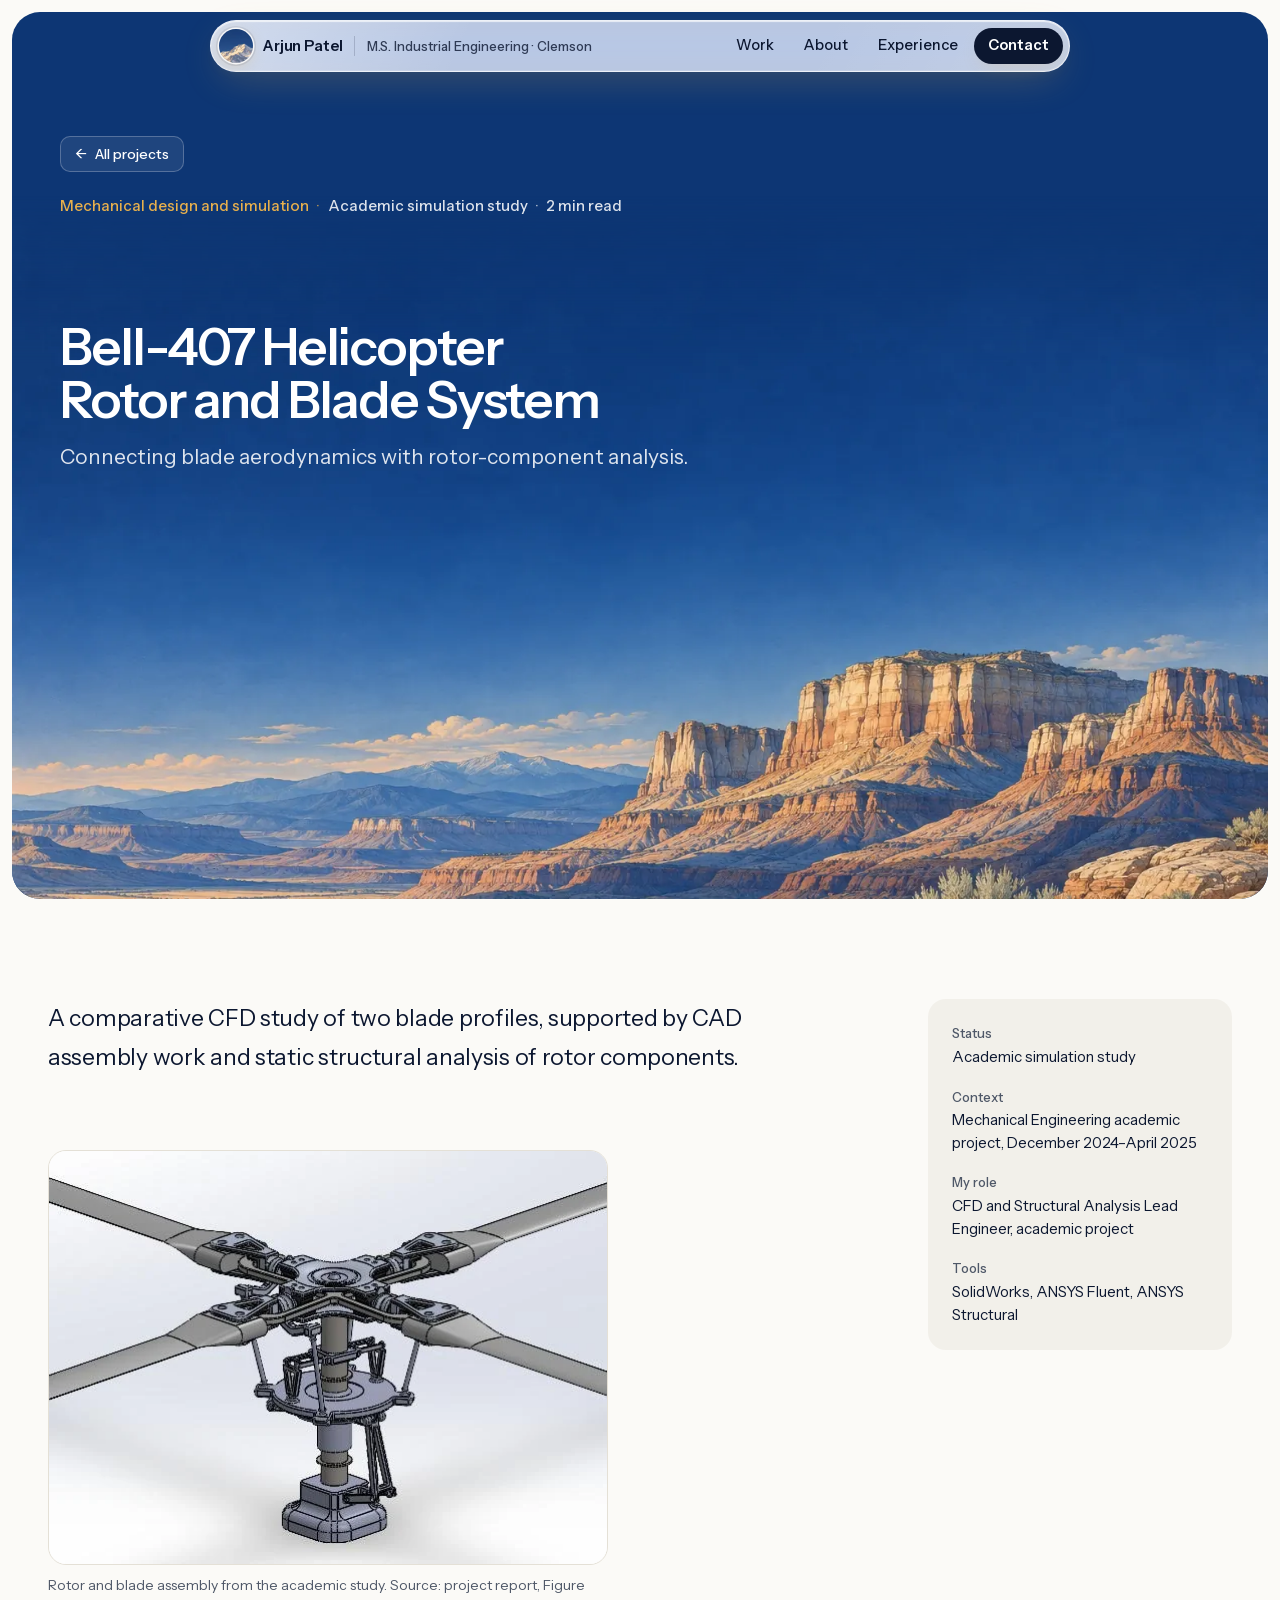
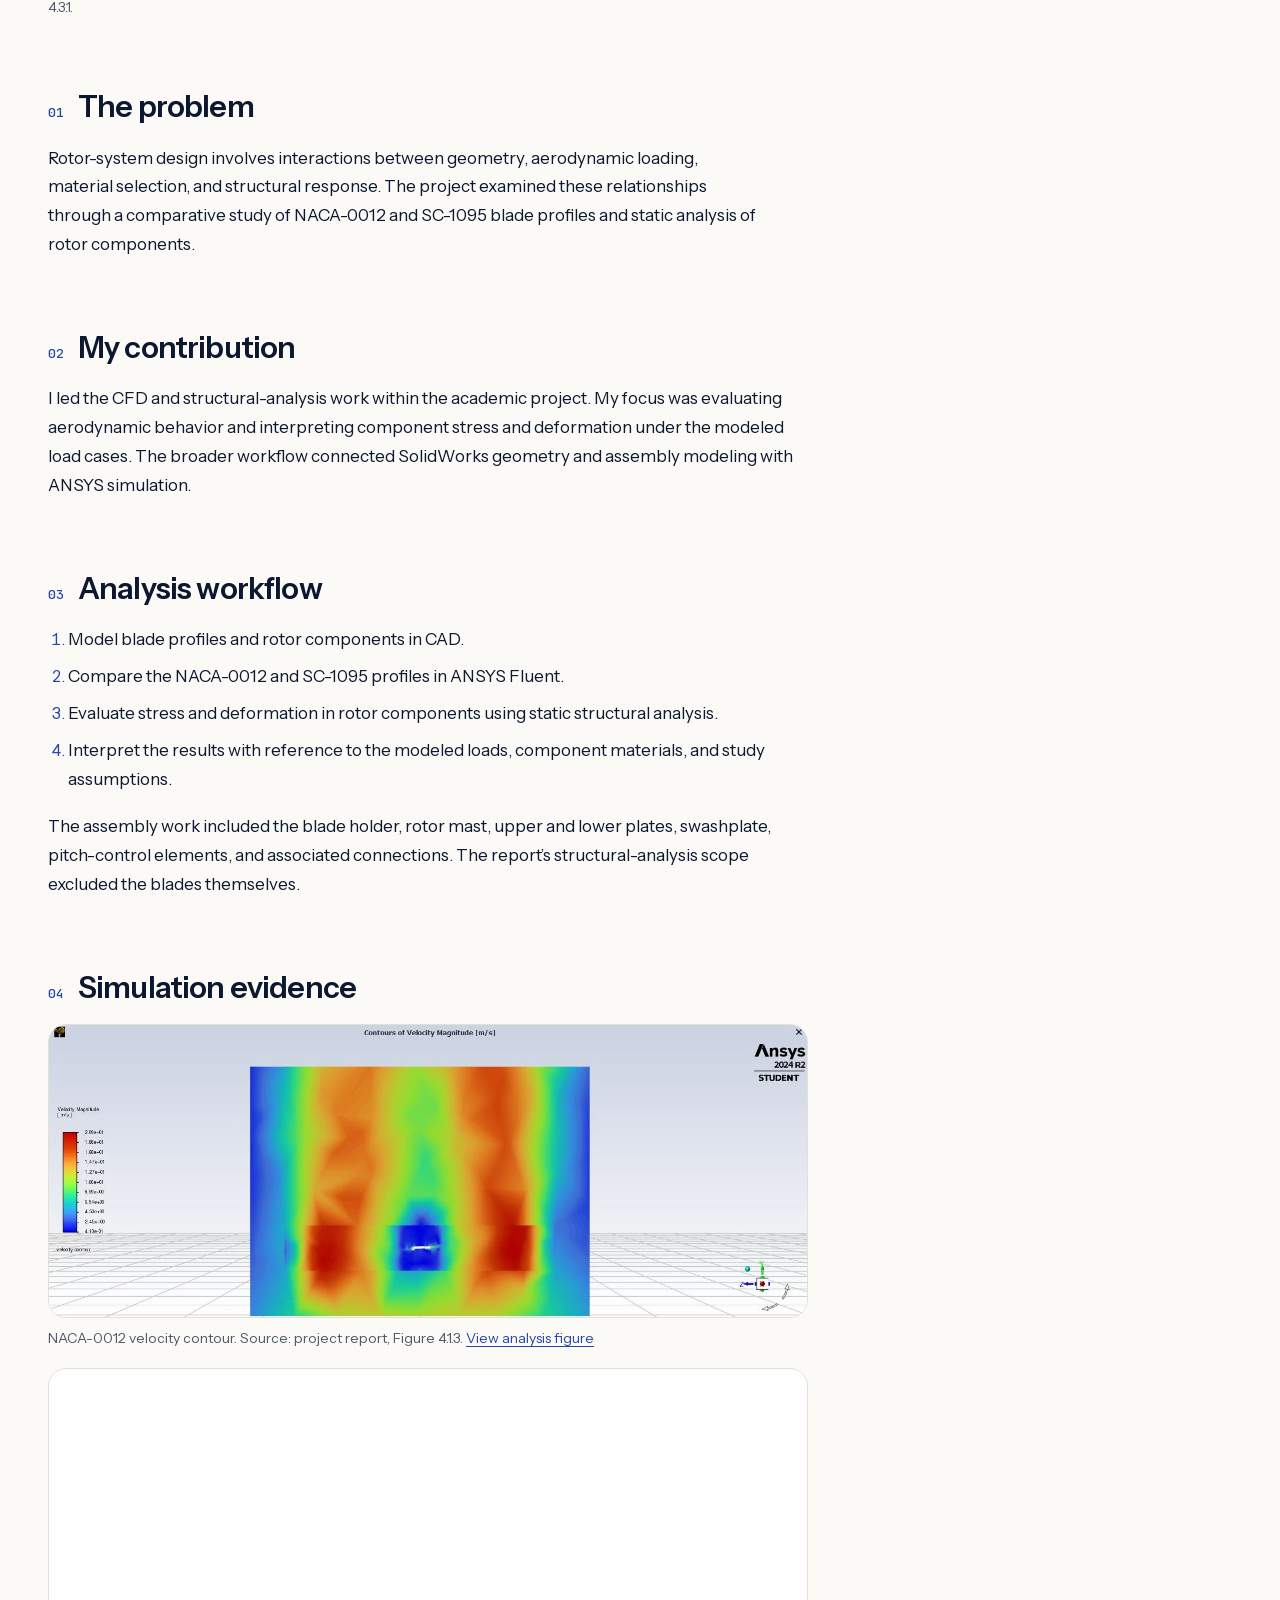
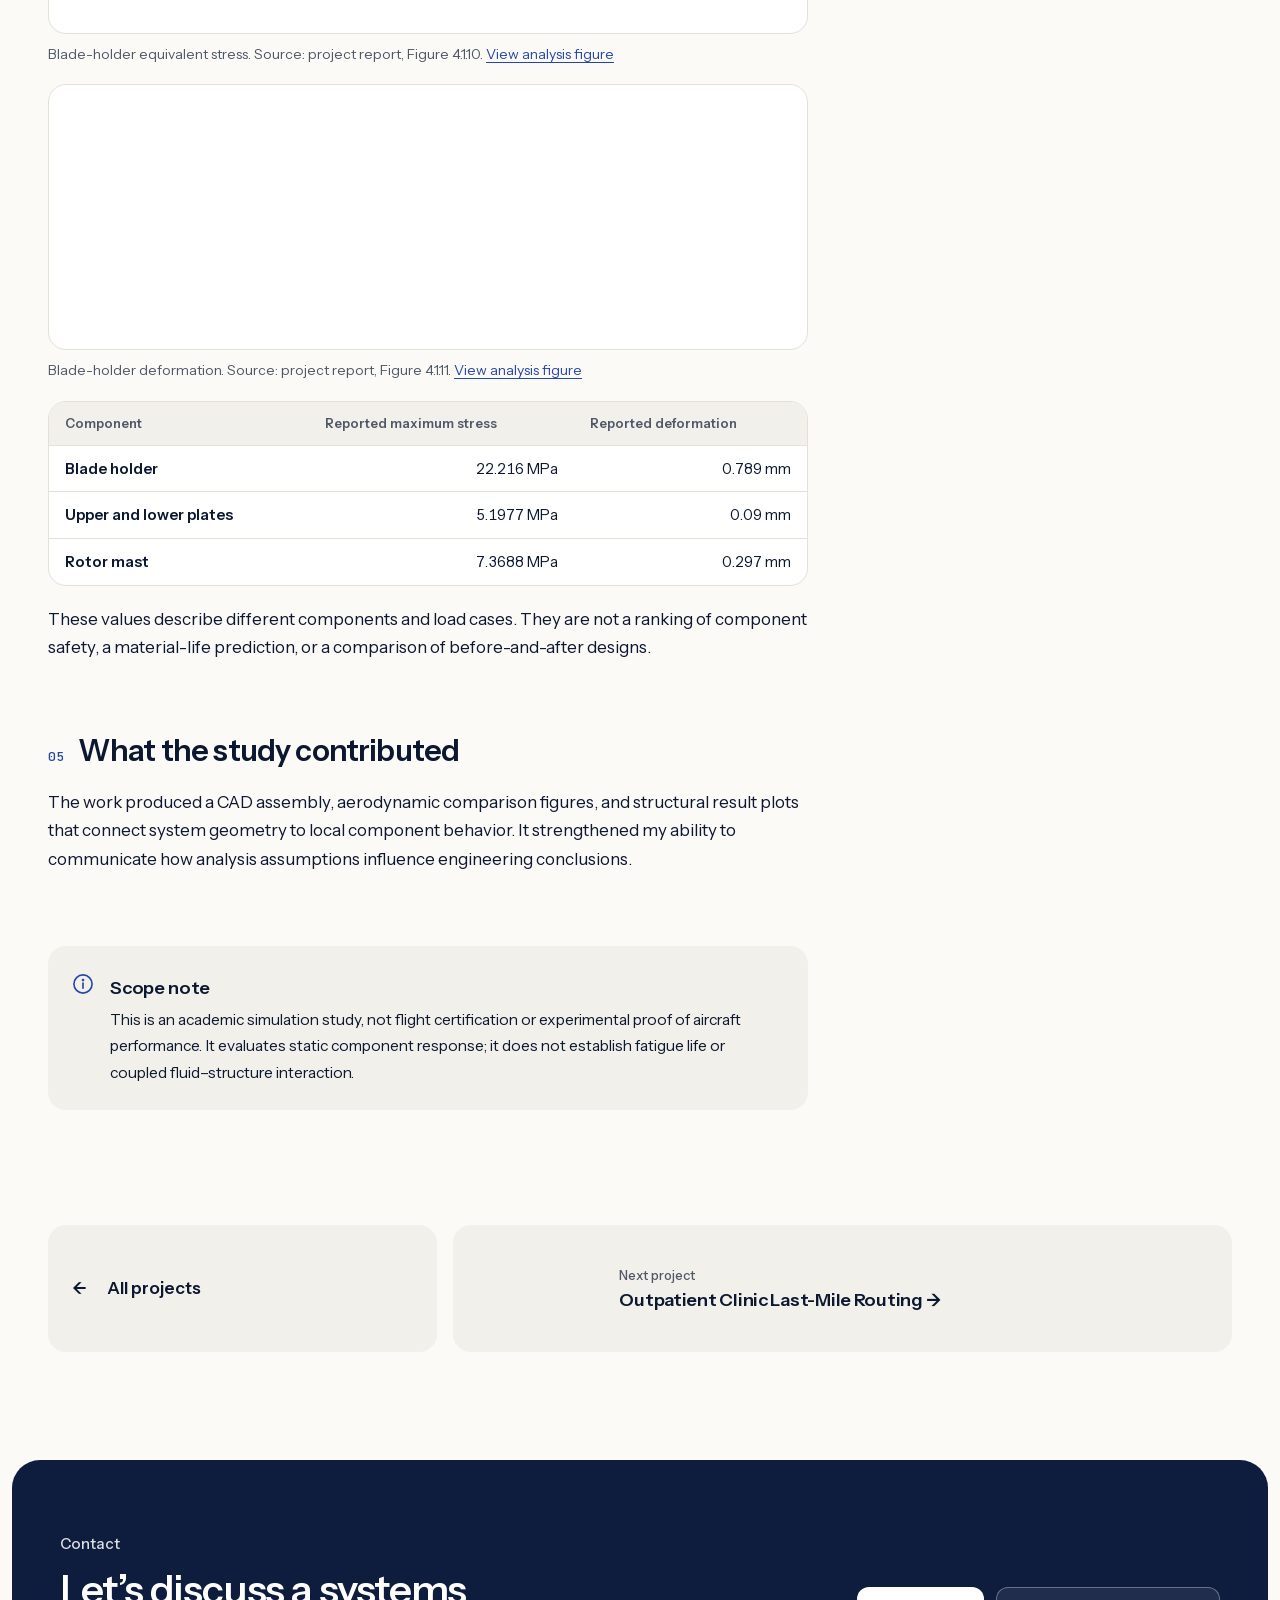
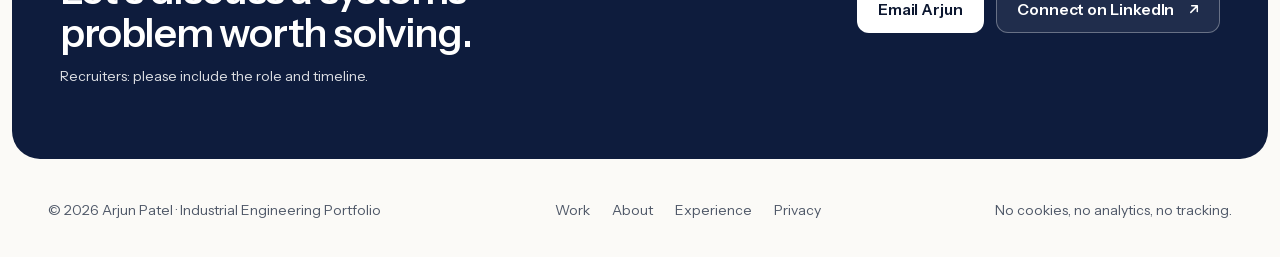
<file: work/bell407-rotor-analysis/index.html>
<!doctype html>
<html lang="en">
  <head>
    <meta charset="utf-8">
    <meta name="viewport" content="width=device-width, initial-scale=1">
    <meta http-equiv="Content-Security-Policy" content="default-src 'none'; style-src 'self'; img-src 'self'; font-src 'self'; script-src 'none'; connect-src 'none'; object-src 'none'; base-uri 'none'; form-action 'none'; upgrade-insecure-requests">
    <meta name="referrer" content="strict-origin-when-cross-origin">
    <title>Bell-407 Helicopter Rotor and Blade System | Arjun Patel</title>
    <meta name="description" content="A comparative CFD study of two blade profiles, supported by CAD assembly work and static structural analysis of rotor components.">
    <link rel="canonical" href="https://arjunengineers.github.io/work/bell407-rotor-analysis/">
    <meta name="theme-color" content="#fbfaf7">
    <meta property="og:type" content="article">
    <meta property="og:site_name" content="Arjun Patel">
    <meta property="og:title" content="Bell-407 Helicopter Rotor and Blade System | Arjun Patel">
    <meta property="og:description" content="A comparative CFD study of two blade profiles, supported by CAD assembly work and static structural analysis of rotor components.">
    <meta property="og:url" content="https://arjunengineers.github.io/work/bell407-rotor-analysis/">
    <meta property="og:image" content="https://arjunengineers.github.io/assets/img/og-image.jpg">
    <meta property="og:image:width" content="1200">
    <meta property="og:image:height" content="630">
    <meta property="og:image:alt" content="A painted alpine valley under a deep blue sky.">
    <meta name="twitter:card" content="summary_large_image">
    <link rel="icon" href="../../favicon.svg" type="image/svg+xml">
    <link rel="preload" href="../../assets/fonts/instrument-sans-latin-var.woff2" as="font" type="font/woff2" crossorigin>
    <link rel="stylesheet" href="../../assets/css/site.css">
  </head>
  <body>
    <a class="skip-link" href="#main">Skip to content</a>

    <header class="topbar">
      <nav class="topbar__inner" aria-label="Primary">
        <a class="brand" href="../../index.html"><img class="brand__mark" src="../../assets/img/brand-mark.webp" width="96" height="96" alt=""><span class="brand__name">Arjun Patel</span></a>
        <span class="brand__tag">M.S. Industrial Engineering · Clemson</span>
        <ul role="list">
          <li><a href="../../index.html#projects">Work</a></li>
          <li><a href="../../index.html#about">About</a></li>
          <li><a href="../../index.html#experience">Experience</a></li>
          <li><a class="nav-cta" href="../../index.html#contact">Contact</a></li>
        </ul>
      </nav>
    </header>

    <main id="main" tabindex="-1">
      <article aria-labelledby="case-title">
        <header class="panel scene scene--mesa nav-dark">
          <div class="scene__sky">
            <div class="wrap">
              <div class="case-hero__content measure">
                <a class="crumb" href="../../index.html#projects"><span aria-hidden="true">←</span> All projects</a>
                <p class="case-hero__meta"><span class="is-discipline">Mechanical design and simulation</span><span>Academic simulation study</span><span>2 min read</span></p>
                <div class="case-hero__titles">
                  <h1 id="case-title">Bell-407 Helicopter Rotor and Blade System</h1>
                  <p class="case-hero__deck">Connecting blade aerodynamics with rotor-component analysis.</p>
                </div>
              </div>
            </div>
          </div>
          <picture class="scene__art">
            <img src="../../assets/img/scene/mesa-band-1536.webp" srcset="../../assets/img/scene/mesa-band-768.webp 768w, ../../assets/img/scene/mesa-band-1152.webp 1152w, ../../assets/img/scene/mesa-band-1536.webp 1536w" sizes="100vw" width="1536" height="860" alt="" fetchpriority="high">
          </picture>
        </header>

        <div class="wrap case">
          <aside class="case__aside" aria-label="Project details">
            <dl class="spec">
              <div class="spec__row"><dt>Status</dt><dd>Academic simulation study</dd></div>
            <div class="spec__row"><dt>Context</dt><dd>Mechanical Engineering academic project, December 2024–April 2025</dd></div>
            <div class="spec__row"><dt>My role</dt><dd>CFD and Structural Analysis Lead Engineer, academic project</dd></div>
            <div class="spec__row"><dt>Tools</dt><dd>SolidWorks, ANSYS Fluent, ANSYS Structural</dd></div>
          </dl>
          </aside>
          <div class="case-body">
            <p class="case__summary">A comparative CFD study of two blade profiles, supported by CAD assembly work and static structural analysis of rotor components.</p>

            <figure class="figure figure--modest lead-figure">
              <div class="figure__frame vt-bell">
                <img src="../../assets/img/bell407-rotor-assembly.webp" width="556" height="412" alt="CAD model of the Bell-407 main rotor assembly: four blades attached through blade holders to a central hub, with the swashplate, pitch links, and rotor mast below." loading="lazy" decoding="async">
              </div>
              <figcaption>Rotor and blade assembly from the academic study. Source: project report, Figure 4.3.1.</figcaption>
            </figure>
            <section aria-labelledby="the-problem">
              <h2 id="the-problem"><span class="h-num" aria-hidden="true">01</span>The problem</h2>
              <p>Rotor-system design involves interactions between geometry, aerodynamic loading, material selection, and structural response. The project examined these relationships through a comparative study of NACA-0012 and SC-1095 blade profiles and static analysis of rotor components.</p>
            </section>
            <section aria-labelledby="my-contribution">
              <h2 id="my-contribution"><span class="h-num" aria-hidden="true">02</span>My contribution</h2>
              <p>I led the CFD and structural-analysis work within the academic project. My focus was evaluating aerodynamic behavior and interpreting component stress and deformation under the modeled load cases. The broader workflow connected SolidWorks geometry and assembly modeling with ANSYS simulation.</p>
            </section>
            <section aria-labelledby="analysis-workflow">
              <h2 id="analysis-workflow"><span class="h-num" aria-hidden="true">03</span>Analysis workflow</h2>
              <ol class="steps">
                <li>Model blade profiles and rotor components in CAD.</li>
                <li>Compare the NACA-0012 and SC-1095 profiles in ANSYS Fluent.</li>
                <li>Evaluate stress and deformation in rotor components using static structural analysis.</li>
                <li>Interpret the results with reference to the modeled loads, component materials, and study assumptions.</li>
              </ol>
              <p>The assembly work included the blade holder, rotor mast, upper and lower plates, swashplate, pitch-control elements, and associated connections. The report’s structural-analysis scope excluded the blades themselves.</p>
            </section>
            <section aria-labelledby="simulation-evidence">
              <h2 id="simulation-evidence"><span class="h-num" aria-hidden="true">04</span>Simulation evidence</h2>
              <figure class="figure">
                <div class="figure__frame">
                  <img src="../../assets/img/bell407-naca-velocity.webp" width="1419" height="546" alt="ANSYS Fluent contour plot of velocity magnitude around the NACA-0012 blade profile. The legend runs from 0.41 to 20.9 meters per second; the lowest velocities are at the blade, with higher-velocity regions on either side." loading="lazy" decoding="async">
                </div>
                <figcaption>NACA-0012 velocity contour. Source: project report, Figure 4.1.3. <a href="../../assets/img/bell407-naca-velocity.png">View analysis figure<span class="visually-hidden">: NACA-0012 velocity contour (full-size PNG)</span></a></figcaption>
              </figure>
              <figure class="figure">
                <div class="figure__frame">
                  <img src="../../assets/img/bell407-holder-stress.webp" width="1288" height="448" alt="ANSYS static structural plot of equivalent (von Mises) stress on the blade holder, in megapascals. The legend runs from a minimum of 0.0014587 to a maximum of 22.216 MPa; a 300-millimeter scale bar is shown." loading="lazy" decoding="async">
                </div>
                <figcaption>Blade-holder equivalent stress. Source: project report, Figure 4.1.10. <a href="../../assets/img/bell407-holder-stress.png">View analysis figure<span class="visually-hidden">: blade-holder equivalent stress (full-size PNG)</span></a></figcaption>
              </figure>
              <figure class="figure">
                <div class="figure__frame">
                  <img src="../../assets/img/bell407-holder-deformation.webp" width="1256" height="438" alt="ANSYS static structural plot of total deformation of the blade holder, in millimeters. The legend runs from 0 to a maximum of 0.78902 mm, greatest at the end of the lower arm; a 400-millimeter scale bar is shown." loading="lazy" decoding="async">
                </div>
                <figcaption>Blade-holder deformation. Source: project report, Figure 4.1.11. <a href="../../assets/img/bell407-holder-deformation.png">View analysis figure<span class="visually-hidden">: blade-holder deformation (full-size PNG)</span></a></figcaption>
              </figure>
              <div class="table-wrap" role="region" aria-label="Reported component results" tabindex="0">
                <table>
                  <thead>
                    <tr><th scope="col">Component</th><th scope="col">Reported maximum stress</th><th scope="col">Reported deformation</th></tr>
                  </thead>
                  <tbody>
                    <tr><th scope="row">Blade holder</th><td class="num">22.216 MPa</td><td class="num">0.789 mm</td></tr>
                    <tr><th scope="row">Upper and lower plates</th><td class="num">5.1977 MPa</td><td class="num">0.09 mm</td></tr>
                    <tr><th scope="row">Rotor mast</th><td class="num">7.3688 MPa</td><td class="num">0.297 mm</td></tr>
                  </tbody>
                </table>
              </div>
              <p>These values describe different components and load cases. They are not a ranking of component safety, a material-life prediction, or a comparison of before-and-after designs.</p>
            </section>
            <section aria-labelledby="what-the-study-contributed">
              <h2 id="what-the-study-contributed"><span class="h-num" aria-hidden="true">05</span>What the study contributed</h2>
              <p>The work produced a CAD assembly, aerodynamic comparison figures, and structural result plots that connect system geometry to local component behavior. It strengthened my ability to communicate how analysis assumptions influence engineering conclusions.</p>
            </section>
            <section class="callout" aria-labelledby="scope-note">
              <svg class="callout__icon" viewBox="0 0 20 20" aria-hidden="true" focusable="false" fill="none" stroke="currentColor" stroke-width="1.5" stroke-linecap="round"><circle cx="10" cy="10" r="8.25"/><path d="M10 9.25v4.5"/><circle cx="10" cy="6.4" r="0.5" fill="currentColor"/></svg>
              <h2 id="scope-note">Scope note</h2>
              <p>This is an academic simulation study, not flight certification or experimental proof of aircraft performance. It evaluates static component response; it does not establish fatigue life or coupled fluid–structure interaction.</p>
            </section>
          </div>
        </div>

        <nav class="wrap pager" aria-label="Project navigation">
          <a class="pager__back" href="../../index.html#projects"><span aria-hidden="true">←</span> All projects</a>
          <a class="pager__next" href="../outpatient-clinic-routing/index.html">
            <span class="pager__thumb"><img src="../../assets/img/cover/outpatient-clinic-routing-480.webp" width="480" height="360" alt="" loading="lazy" decoding="async"></span>
            <span class="pager__text"><span class="label">Next project</span><span class="pager__title">Outpatient Clinic Last-Mile Routing <span aria-hidden="true">→</span></span></span>
          </a>
        </nav>
      </article>
    </main>

    <footer class="site-footer">
      <section class="panel panel--night nav-dark-end" aria-labelledby="cta-title">
        <div class="wrap cta">
          <div>
            <p class="eyebrow">Contact</p>
            <h2 id="cta-title">Let’s discuss a systems problem worth solving.</h2>
            <p class="cta__hint">Recruiters: please include the role and timeline.</p>
          </div>
          <ul class="contact__actions" role="list">
            <li><a class="btn btn--light" href="mailto:arjunb.patel@outlook.com?subject=Hello%20from%20your%20portfolio">Email Arjun</a></li>
            <li><a class="btn btn--glass" href="https://www.linkedin.com/in/linkwitharjun" rel="noopener noreferrer">Connect on LinkedIn<svg class="ext" viewBox="0 0 12 12" aria-hidden="true" focusable="false"><path d="M4 2h6v6M10 2 3 9" fill="none" stroke="currentColor" stroke-width="1.6" stroke-linecap="round" stroke-linejoin="round"/></svg><span class="visually-hidden"> (external site)</span></a></li>
          </ul>
        </div>
      </section>
      <div class="wrap site-footer__inner">
        <p>© 2026 Arjun Patel · Industrial Engineering Portfolio</p>
        <nav aria-label="Footer">
          <ul role="list">
            <li><a href="../../index.html#projects">Work</a></li>
            <li><a href="../../index.html#about">About</a></li>
            <li><a href="../../index.html#experience">Experience</a></li>
            <li><a href="../../privacy/index.html">Privacy</a></li>
          </ul>
        </nav>
        <p>No cookies, no analytics, no tracking.</p>
      </div>
    </footer>
  </body>
</html>
</file>
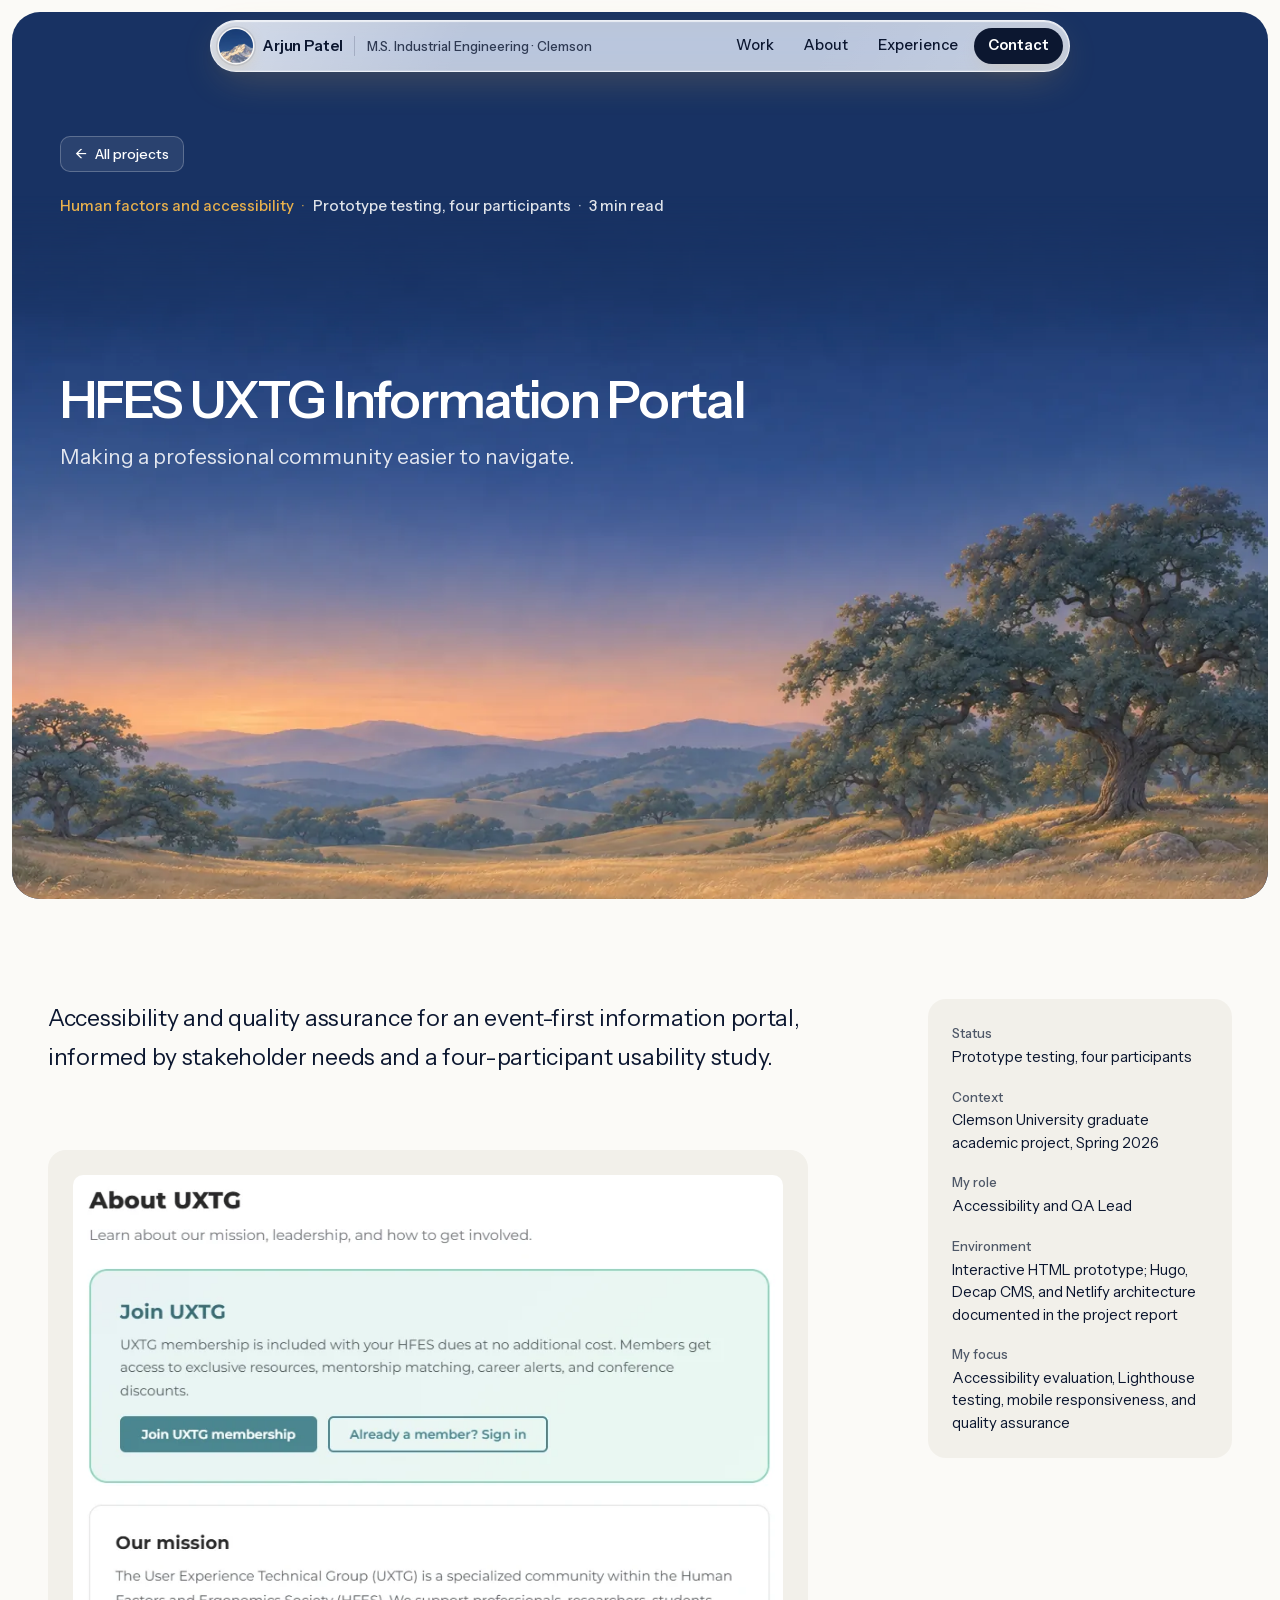
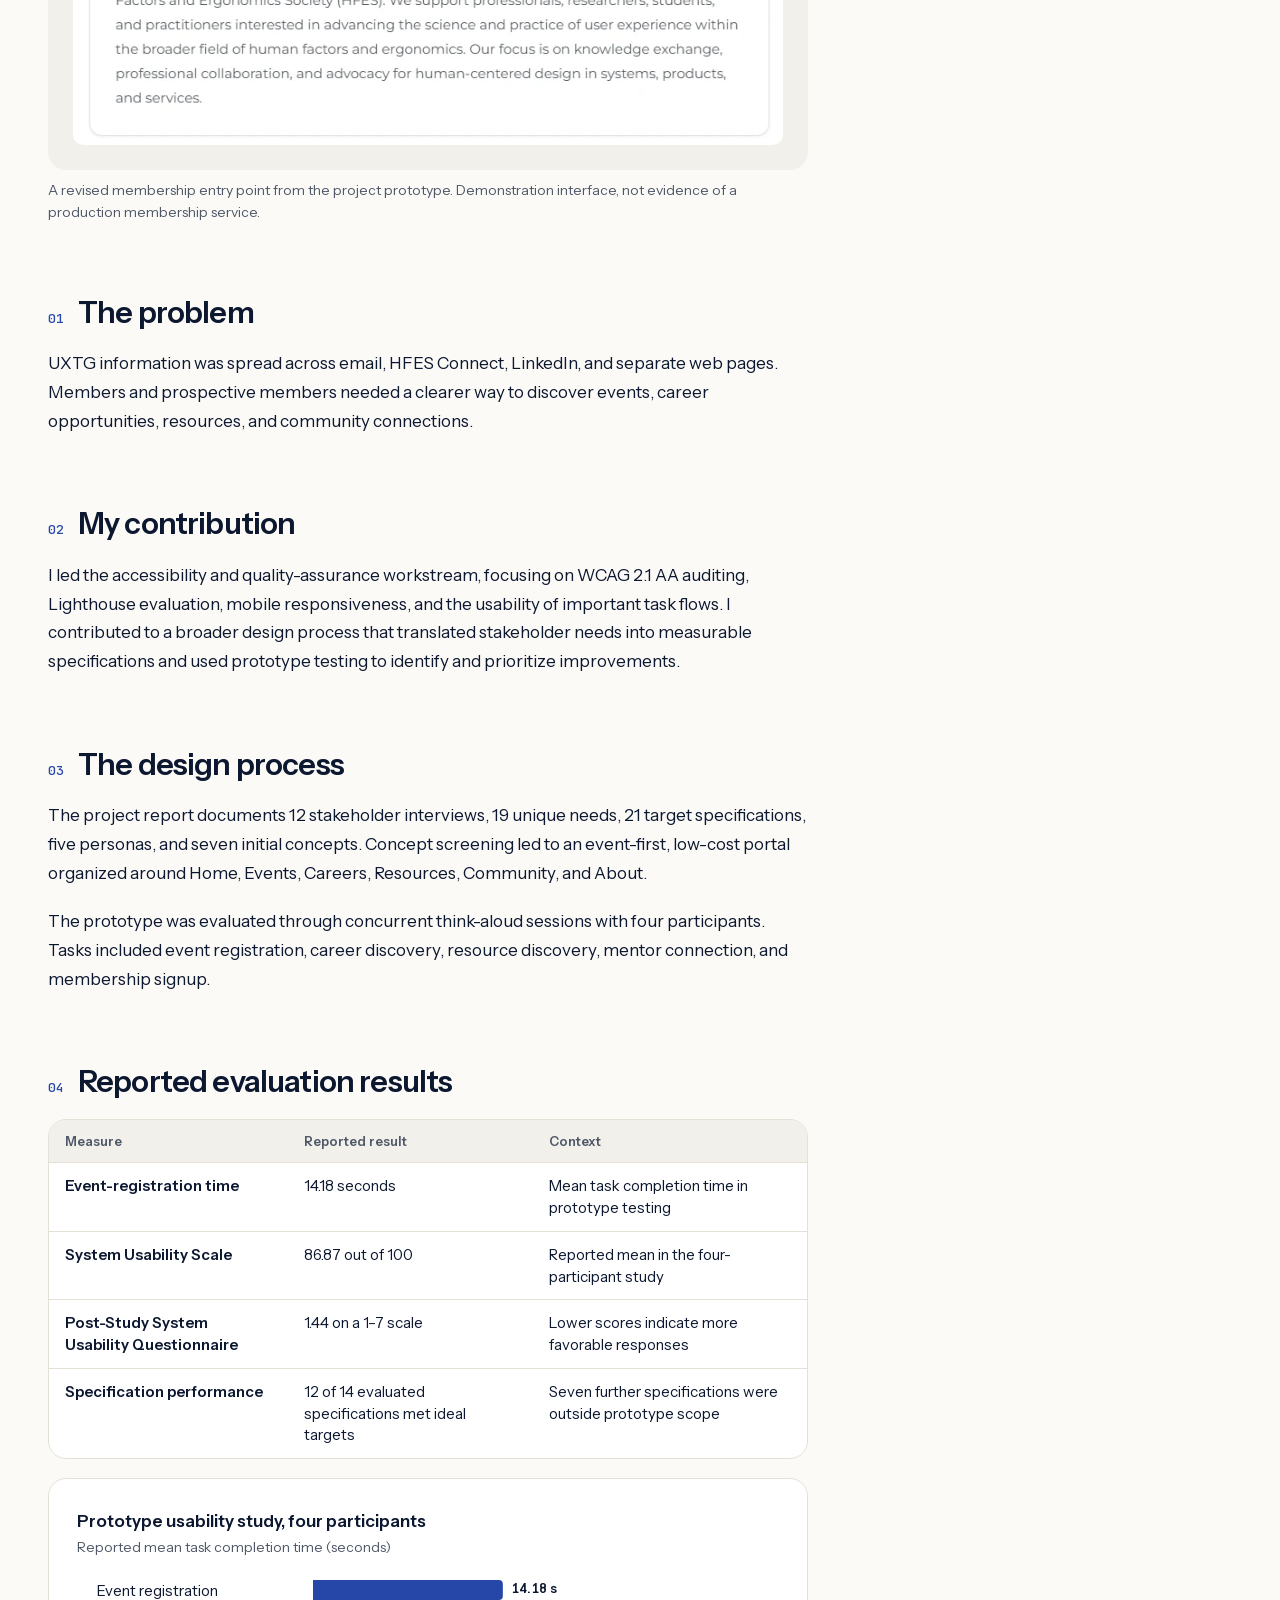
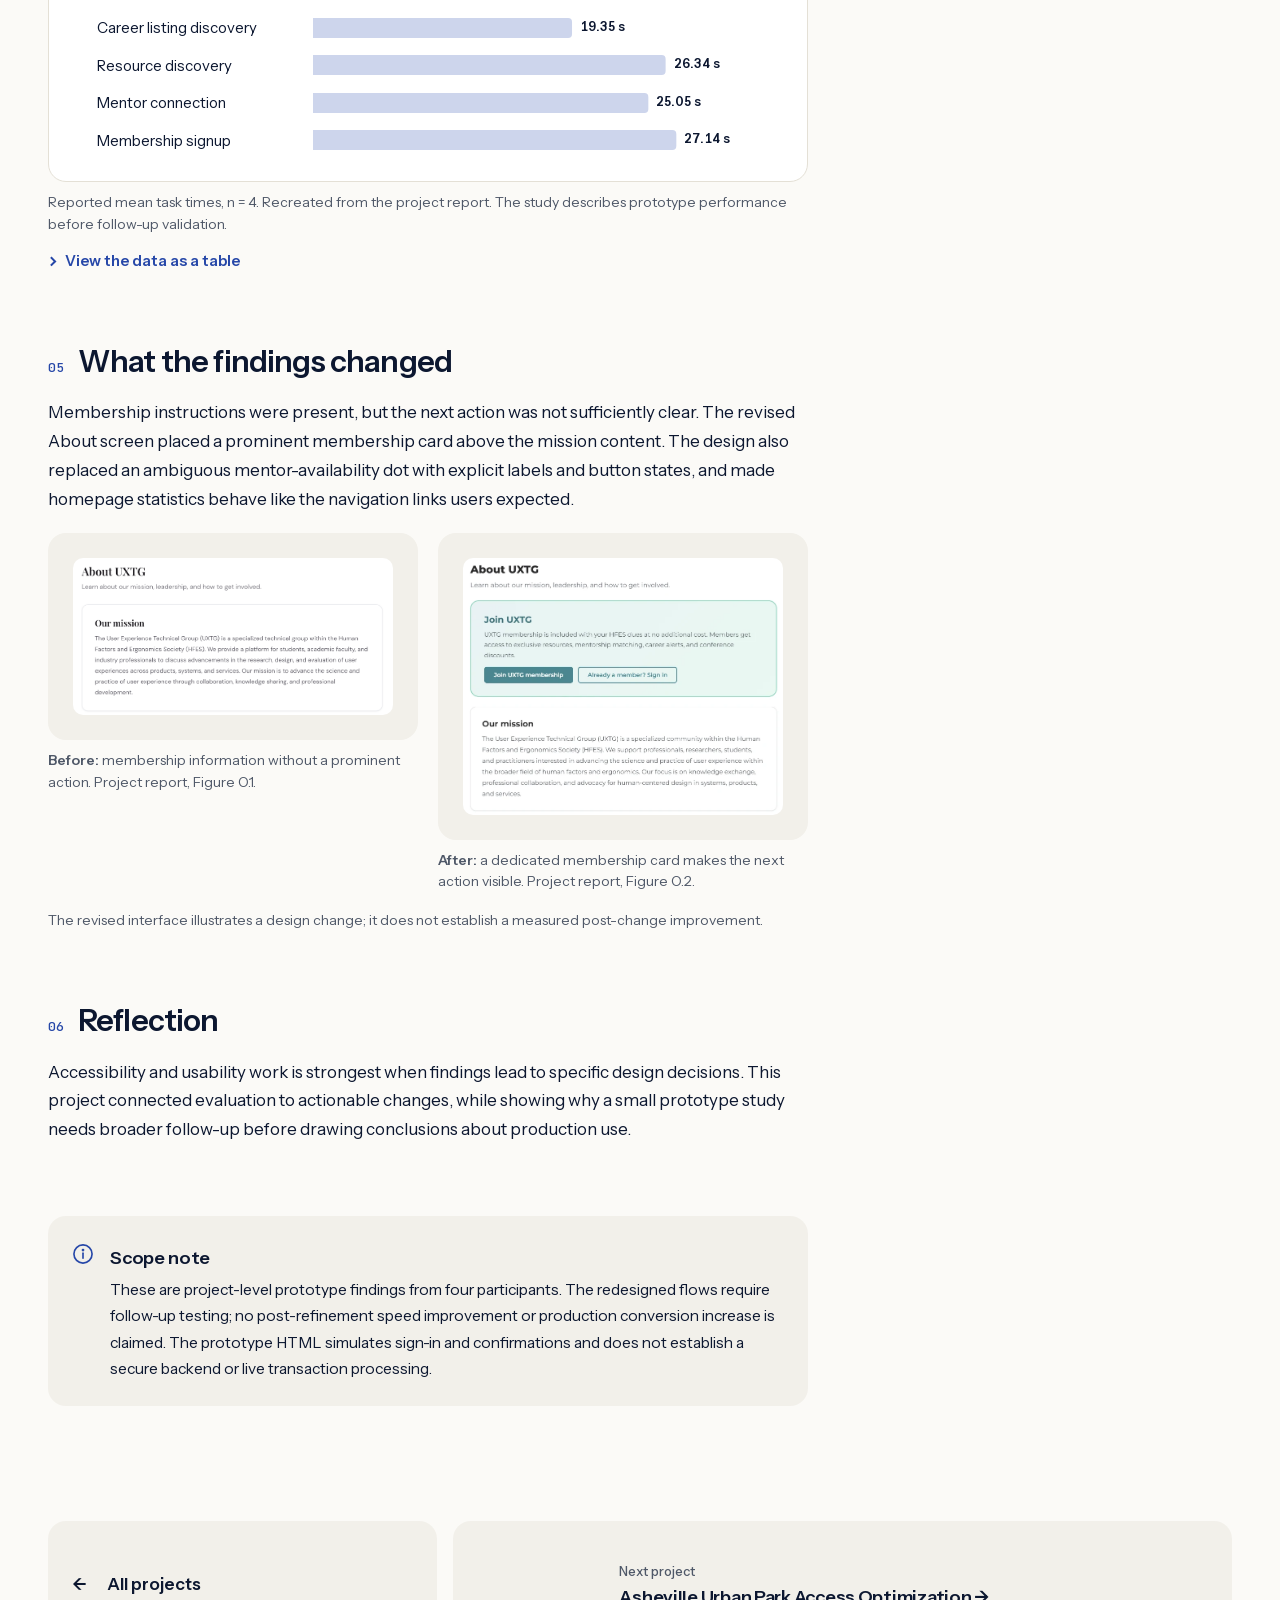
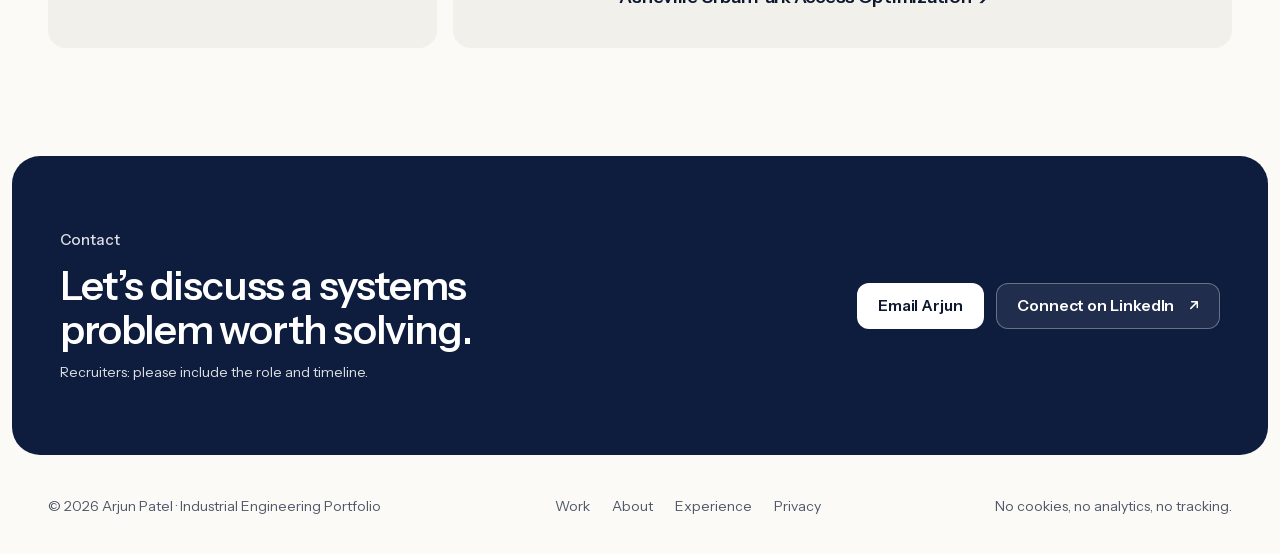
<file: work/hfes-uxtg-portal/index.html>
<!doctype html>
<html lang="en">
  <head>
    <meta charset="utf-8">
    <meta name="viewport" content="width=device-width, initial-scale=1">
    <meta http-equiv="Content-Security-Policy" content="default-src 'none'; style-src 'self'; img-src 'self'; font-src 'self'; script-src 'none'; connect-src 'none'; object-src 'none'; base-uri 'none'; form-action 'none'; upgrade-insecure-requests">
    <meta name="referrer" content="strict-origin-when-cross-origin">
    <title>HFES UXTG Information Portal | Arjun Patel</title>
    <meta name="description" content="Accessibility and quality assurance for an event-first information portal, informed by stakeholder needs and a four-participant usability study.">
    <link rel="canonical" href="https://arjunengineers.github.io/work/hfes-uxtg-portal/">
    <meta name="theme-color" content="#fbfaf7">
    <meta property="og:type" content="article">
    <meta property="og:site_name" content="Arjun Patel">
    <meta property="og:title" content="HFES UXTG Information Portal | Arjun Patel">
    <meta property="og:description" content="Accessibility and quality assurance for an event-first information portal, informed by stakeholder needs and a four-participant usability study.">
    <meta property="og:url" content="https://arjunengineers.github.io/work/hfes-uxtg-portal/">
    <meta property="og:image" content="https://arjunengineers.github.io/assets/img/og-image.jpg">
    <meta property="og:image:width" content="1200">
    <meta property="og:image:height" content="630">
    <meta property="og:image:alt" content="A painted alpine valley under a deep blue sky.">
    <meta name="twitter:card" content="summary_large_image">
    <link rel="icon" href="../../favicon.svg" type="image/svg+xml">
    <link rel="preload" href="../../assets/fonts/instrument-sans-latin-var.woff2" as="font" type="font/woff2" crossorigin>
    <link rel="stylesheet" href="../../assets/css/site.css">
  </head>
  <body>
    <a class="skip-link" href="#main">Skip to content</a>

    <header class="topbar">
      <nav class="topbar__inner" aria-label="Primary">
        <a class="brand" href="../../index.html"><img class="brand__mark" src="../../assets/img/brand-mark.webp" width="96" height="96" alt=""><span class="brand__name">Arjun Patel</span></a>
        <span class="brand__tag">M.S. Industrial Engineering · Clemson</span>
        <ul role="list">
          <li><a href="../../index.html#projects">Work</a></li>
          <li><a href="../../index.html#about">About</a></li>
          <li><a href="../../index.html#experience">Experience</a></li>
          <li><a class="nav-cta" href="../../index.html#contact">Contact</a></li>
        </ul>
      </nav>
    </header>

    <main id="main" tabindex="-1">
      <article aria-labelledby="case-title">
        <header class="panel scene scene--oak nav-dark">
          <div class="scene__sky">
            <div class="wrap">
              <div class="case-hero__content measure">
                <a class="crumb" href="../../index.html#projects"><span aria-hidden="true">←</span> All projects</a>
                <p class="case-hero__meta"><span class="is-discipline">Human factors and accessibility</span><span>Prototype testing, four participants</span><span>3 min read</span></p>
                <div class="case-hero__titles">
                  <h1 id="case-title">HFES UXTG Information Portal</h1>
                  <p class="case-hero__deck">Making a professional community easier to navigate.</p>
                </div>
              </div>
            </div>
          </div>
          <picture class="scene__art">
            <img src="../../assets/img/scene/oak-band-1536.webp" srcset="../../assets/img/scene/oak-band-768.webp 768w, ../../assets/img/scene/oak-band-1152.webp 1152w, ../../assets/img/scene/oak-band-1536.webp 1536w" sizes="100vw" width="1536" height="860" alt="" fetchpriority="high">
          </picture>
        </header>

        <div class="wrap case">
          <aside class="case__aside" aria-label="Project details">
            <dl class="spec">
              <div class="spec__row"><dt>Status</dt><dd>Prototype testing, four participants</dd></div>
            <div class="spec__row"><dt>Context</dt><dd>Clemson University graduate academic project, Spring 2026</dd></div>
            <div class="spec__row"><dt>My role</dt><dd>Accessibility and QA Lead</dd></div>
            <div class="spec__row"><dt>Environment</dt><dd>Interactive HTML prototype; Hugo, Decap CMS, and Netlify architecture documented in the project report</dd></div>
            <div class="spec__row"><dt>My focus</dt><dd>Accessibility evaluation, Lighthouse testing, mobile responsiveness, and quality assurance</dd></div>
          </dl>
          </aside>
          <div class="case-body">
            <p class="case__summary">Accessibility and quality assurance for an event-first information portal, informed by stakeholder needs and a four-participant usability study.</p>

            <figure class="figure lead-figure">
              <div class="figure__frame figure__frame--light vt-hfes">
                <img src="../../assets/img/hfes-join-after.webp" width="785" height="631" alt="Revised About UXTG screen: a highlighted Join UXTG card with “Join UXTG membership” and “Already a member? Sign in” buttons sits above the mission statement." loading="lazy" decoding="async">
              </div>
              <figcaption>A revised membership entry point from the project prototype. Demonstration interface, not evidence of a production membership service.</figcaption>
            </figure>
            <section aria-labelledby="the-problem">
              <h2 id="the-problem"><span class="h-num" aria-hidden="true">01</span>The problem</h2>
              <p>UXTG information was spread across email, HFES Connect, LinkedIn, and separate web pages. Members and prospective members needed a clearer way to discover events, career opportunities, resources, and community connections.</p>
            </section>
            <section aria-labelledby="my-contribution">
              <h2 id="my-contribution"><span class="h-num" aria-hidden="true">02</span>My contribution</h2>
              <p>I led the accessibility and quality-assurance workstream, focusing on WCAG 2.1 AA auditing, Lighthouse evaluation, mobile responsiveness, and the usability of important task flows. I contributed to a broader design process that translated stakeholder needs into measurable specifications and used prototype testing to identify and prioritize improvements.</p>
            </section>
            <section aria-labelledby="the-design-process">
              <h2 id="the-design-process"><span class="h-num" aria-hidden="true">03</span>The design process</h2>
              <p>The project report documents 12 stakeholder interviews, 19 unique needs, 21 target specifications, five personas, and seven initial concepts. Concept screening led to an event-first, low-cost portal organized around Home, Events, Careers, Resources, Community, and About.</p>
              <p>The prototype was evaluated through concurrent think-aloud sessions with four participants. Tasks included event registration, career discovery, resource discovery, mentor connection, and membership signup.</p>
            </section>
            <section aria-labelledby="reported-evaluation-results">
              <h2 id="reported-evaluation-results"><span class="h-num" aria-hidden="true">04</span>Reported evaluation results</h2>
              <div class="table-wrap" role="region" aria-label="Reported evaluation results" tabindex="0">
                <table>
                  <thead>
                    <tr><th scope="col">Measure</th><th scope="col">Reported result</th><th scope="col">Context</th></tr>
                  </thead>
                  <tbody>
                    <tr><th scope="row">Event-registration time</th><td>14.18 seconds</td><td>Mean task completion time in prototype testing</td></tr>
                    <tr><th scope="row">System Usability Scale</th><td>86.87 out of 100</td><td>Reported mean in the four-participant study</td></tr>
                    <tr><th scope="row">Post-Study System Usability Questionnaire</th><td>1.44 on a 1–7 scale</td><td>Lower scores indicate more favorable responses</td></tr>
                    <tr><th scope="row">Specification performance</th><td>12 of 14 evaluated specifications met ideal targets</td><td>Seven further specifications were outside prototype scope</td></tr>
                  </tbody>
                </table>
              </div>
              <figure class="chart">
                <div class="chart__frame">
                  <p class="chart__title">Prototype usability study, four participants</p>
                  <p class="chart__sub">Reported mean task completion time (seconds)</p>
                  <ul class="barlist" role="list">
                    <li class="barlist__row">
                      <span class="barlist__label">Event registration<span class="visually-hidden">: 14.18 seconds</span></span>
                      <span class="barlist__track">
                        <svg class="barlist__svg" width="100%" height="20" aria-hidden="true" focusable="false">
                          <title>Event registration: 14.18 s</title>
                          <rect class="bar bar--accent" x="0" y="0" width="47.27%" height="20" rx="4"/>
                          <rect class="bar bar--accent" x="0" y="0" width="4" height="20"/>
                          <text class="bar-value" x="47.27%" dx="8" y="10">14.18 s</text>
                        </svg>
                      </span>
                    </li>
                    <li class="barlist__row">
                      <span class="barlist__label">Career listing discovery<span class="visually-hidden">: 19.35 seconds</span></span>
                      <span class="barlist__track">
                        <svg class="barlist__svg" width="100%" height="20" aria-hidden="true" focusable="false">
                          <title>Career listing discovery: 19.35 s</title>
                          <rect class="bar" x="0" y="0" width="64.50%" height="20" rx="4"/>
                          <rect class="bar" x="0" y="0" width="4" height="20"/>
                          <text class="bar-value" x="64.50%" dx="8" y="10">19.35 s</text>
                        </svg>
                      </span>
                    </li>
                    <li class="barlist__row">
                      <span class="barlist__label">Resource discovery<span class="visually-hidden">: 26.34 seconds</span></span>
                      <span class="barlist__track">
                        <svg class="barlist__svg" width="100%" height="20" aria-hidden="true" focusable="false">
                          <title>Resource discovery: 26.34 s</title>
                          <rect class="bar" x="0" y="0" width="87.80%" height="20" rx="4"/>
                          <rect class="bar" x="0" y="0" width="4" height="20"/>
                          <text class="bar-value" x="87.80%" dx="8" y="10">26.34 s</text>
                        </svg>
                      </span>
                    </li>
                    <li class="barlist__row">
                      <span class="barlist__label">Mentor connection<span class="visually-hidden">: 25.05 seconds</span></span>
                      <span class="barlist__track">
                        <svg class="barlist__svg" width="100%" height="20" aria-hidden="true" focusable="false">
                          <title>Mentor connection: 25.05 s</title>
                          <rect class="bar" x="0" y="0" width="83.50%" height="20" rx="4"/>
                          <rect class="bar" x="0" y="0" width="4" height="20"/>
                          <text class="bar-value" x="83.50%" dx="8" y="10">25.05 s</text>
                        </svg>
                      </span>
                    </li>
                    <li class="barlist__row">
                      <span class="barlist__label">Membership signup<span class="visually-hidden">: 27.14 seconds</span></span>
                      <span class="barlist__track">
                        <svg class="barlist__svg" width="100%" height="20" aria-hidden="true" focusable="false">
                          <title>Membership signup: 27.14 s</title>
                          <rect class="bar" x="0" y="0" width="90.47%" height="20" rx="4"/>
                          <rect class="bar" x="0" y="0" width="4" height="20"/>
                          <text class="bar-value" x="90.47%" dx="8" y="10">27.14 s</text>
                        </svg>
                      </span>
                    </li>
                  </ul>
                </div>
                <figcaption>Reported mean task times, n = 4. Recreated from the project report. The study describes prototype performance before follow-up validation.</figcaption>
                <details>
                  <summary>View the data as a table</summary>
                  <div class="details__body">
                    <div class="table-wrap" role="region" aria-label="Task time data" tabindex="0">
                      <table class="table--compact">
                        <caption class="label">Reported mean task completion time, n = 4</caption>
                        <thead><tr><th scope="col">Task</th><th scope="col">Seconds</th></tr></thead>
                        <tbody>
                          <tr><th scope="row">Event registration</th><td class="num">14.18</td></tr>
                          <tr><th scope="row">Career listing discovery</th><td class="num">19.35</td></tr>
                          <tr><th scope="row">Resource discovery</th><td class="num">26.34</td></tr>
                          <tr><th scope="row">Mentor connection</th><td class="num">25.05</td></tr>
                          <tr><th scope="row">Membership signup</th><td class="num">27.14</td></tr>
                        </tbody>
                      </table>
                    </div>
                  </div>
                </details>
              </figure>
            </section>
            <section aria-labelledby="what-the-findings-changed">
              <h2 id="what-the-findings-changed"><span class="h-num" aria-hidden="true">05</span>What the findings changed</h2>
              <p>Membership instructions were present, but the next action was not sufficiently clear. The revised About screen placed a prominent membership card above the mission content. The design also replaced an ambiguous mentor-availability dot with explicit labels and button states, and made homepage statistics behave like the navigation links users expected.</p>
              <div class="compare">
                <figure class="figure">
                  <div class="figure__frame figure__frame--light">
                    <img src="../../assets/img/hfes-join-before.webp" width="1601" height="787" alt="Original About UXTG screen: a single “Our mission” text card, with no membership action." loading="lazy" decoding="async">
                  </div>
                  <figcaption><strong>Before:</strong> membership information without a prominent action. Project report, Figure O.1.</figcaption>
                </figure>
                <figure class="figure">
                  <div class="figure__frame figure__frame--light">
                    <img src="../../assets/img/hfes-join-after.webp" width="785" height="631" alt="Revised About UXTG screen: a highlighted Join UXTG card with “Join UXTG membership” and “Already a member? Sign in” buttons sits above the mission statement." loading="lazy" decoding="async">
                  </div>
                  <figcaption><strong>After:</strong> a dedicated membership card makes the next action visible. Project report, Figure O.2.</figcaption>
                </figure>
              </div>
              <p class="figure__note">The revised interface illustrates a design change; it does not establish a measured post-change improvement.</p>
            </section>
            <section aria-labelledby="reflection">
              <h2 id="reflection"><span class="h-num" aria-hidden="true">06</span>Reflection</h2>
              <p>Accessibility and usability work is strongest when findings lead to specific design decisions. This project connected evaluation to actionable changes, while showing why a small prototype study needs broader follow-up before drawing conclusions about production use.</p>
            </section>
            <section class="callout" aria-labelledby="scope-note">
              <svg class="callout__icon" viewBox="0 0 20 20" aria-hidden="true" focusable="false" fill="none" stroke="currentColor" stroke-width="1.5" stroke-linecap="round"><circle cx="10" cy="10" r="8.25"/><path d="M10 9.25v4.5"/><circle cx="10" cy="6.4" r="0.5" fill="currentColor"/></svg>
              <h2 id="scope-note">Scope note</h2>
              <p>These are project-level prototype findings from four participants. The redesigned flows require follow-up testing; no post-refinement speed improvement or production conversion increase is claimed. The prototype HTML simulates sign-in and confirmations and does not establish a secure backend or live transaction processing.</p>
            </section>
          </div>
        </div>

        <nav class="wrap pager" aria-label="Project navigation">
          <a class="pager__back" href="../../index.html#projects"><span aria-hidden="true">←</span> All projects</a>
          <a class="pager__next" href="../asheville-park-access/index.html">
            <span class="pager__thumb"><img src="../../assets/img/cover/asheville-park-access-480.webp" width="480" height="360" alt="" loading="lazy" decoding="async"></span>
            <span class="pager__text"><span class="label">Next project</span><span class="pager__title">Asheville Urban Park Access Optimization <span aria-hidden="true">→</span></span></span>
          </a>
        </nav>
      </article>
    </main>

    <footer class="site-footer">
      <section class="panel panel--night nav-dark-end" aria-labelledby="cta-title">
        <div class="wrap cta">
          <div>
            <p class="eyebrow">Contact</p>
            <h2 id="cta-title">Let’s discuss a systems problem worth solving.</h2>
            <p class="cta__hint">Recruiters: please include the role and timeline.</p>
          </div>
          <ul class="contact__actions" role="list">
            <li><a class="btn btn--light" href="mailto:arjunb.patel@outlook.com?subject=Hello%20from%20your%20portfolio">Email Arjun</a></li>
            <li><a class="btn btn--glass" href="https://www.linkedin.com/in/linkwitharjun" rel="noopener noreferrer">Connect on LinkedIn<svg class="ext" viewBox="0 0 12 12" aria-hidden="true" focusable="false"><path d="M4 2h6v6M10 2 3 9" fill="none" stroke="currentColor" stroke-width="1.6" stroke-linecap="round" stroke-linejoin="round"/></svg><span class="visually-hidden"> (external site)</span></a></li>
          </ul>
        </div>
      </section>
      <div class="wrap site-footer__inner">
        <p>© 2026 Arjun Patel · Industrial Engineering Portfolio</p>
        <nav aria-label="Footer">
          <ul role="list">
            <li><a href="../../index.html#projects">Work</a></li>
            <li><a href="../../index.html#about">About</a></li>
            <li><a href="../../index.html#experience">Experience</a></li>
            <li><a href="../../privacy/index.html">Privacy</a></li>
          </ul>
        </nav>
        <p>No cookies, no analytics, no tracking.</p>
      </div>
    </footer>
  </body>
</html>
</file>
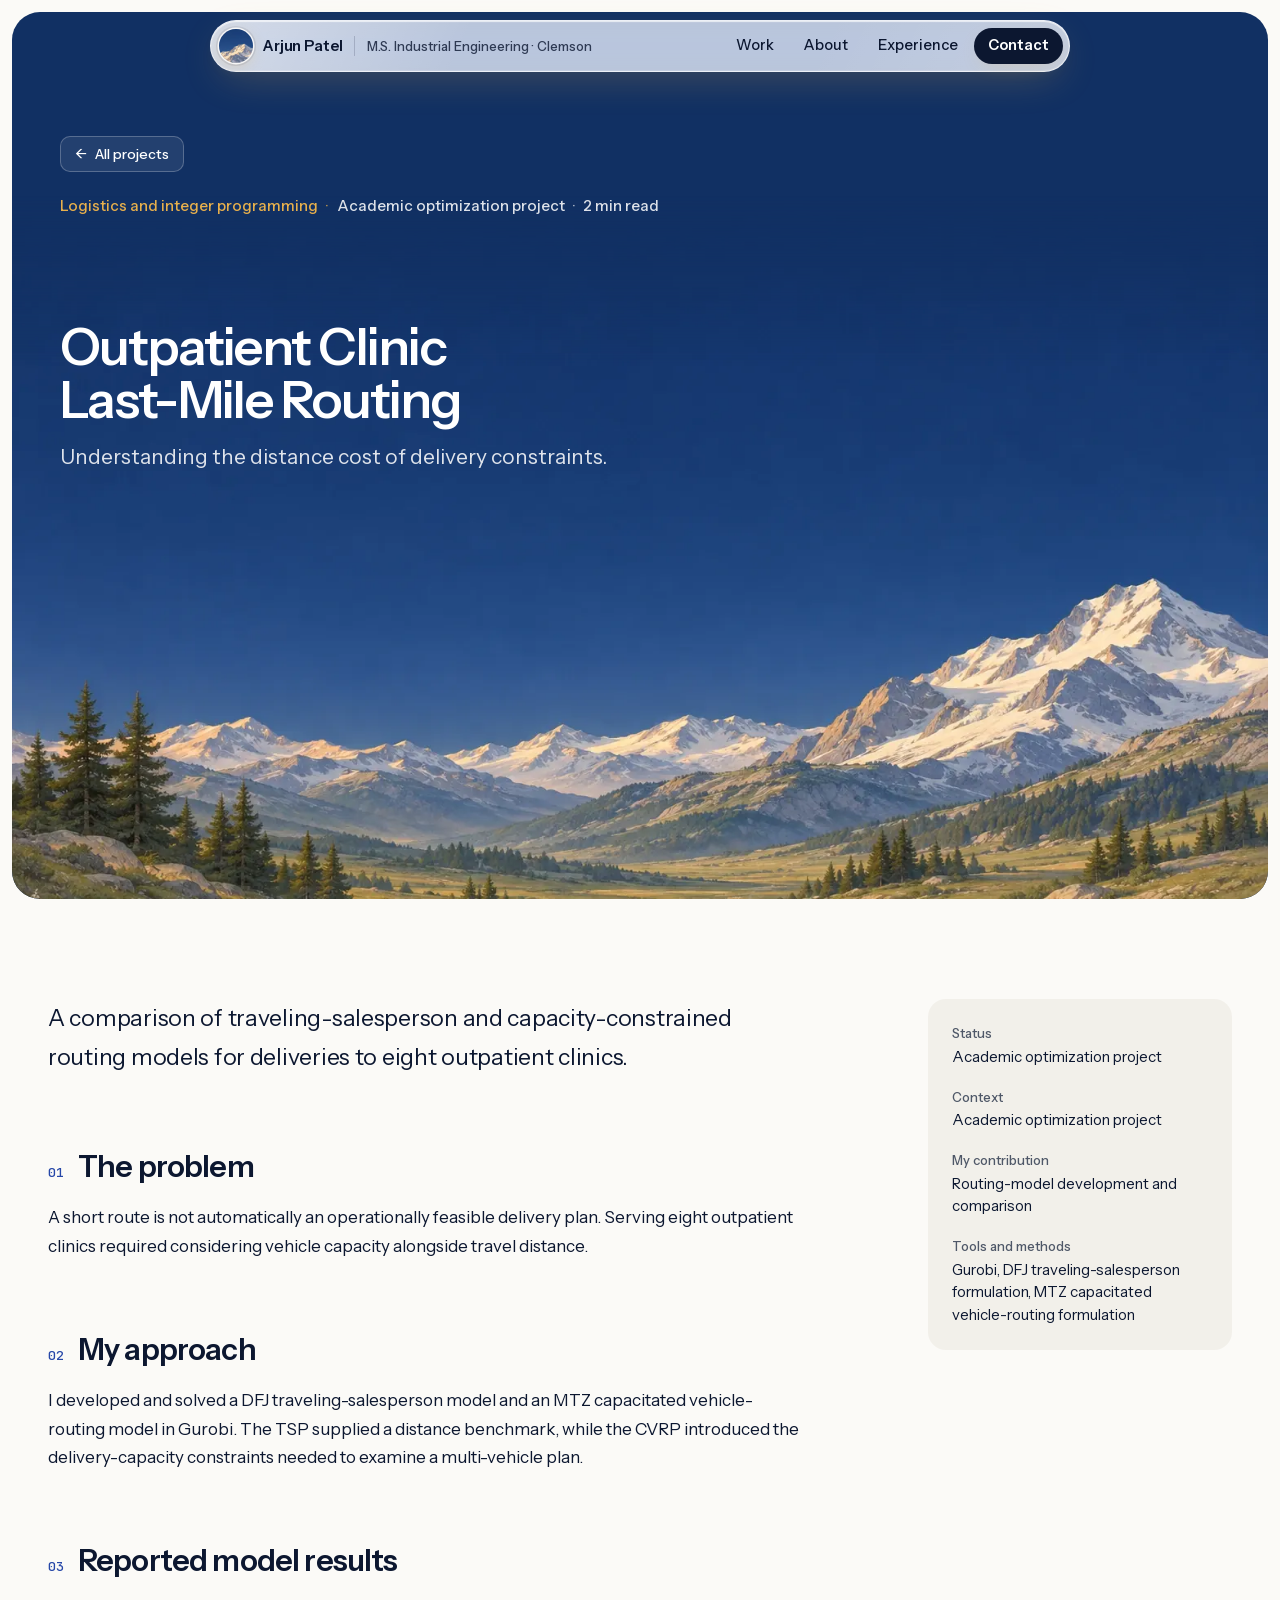
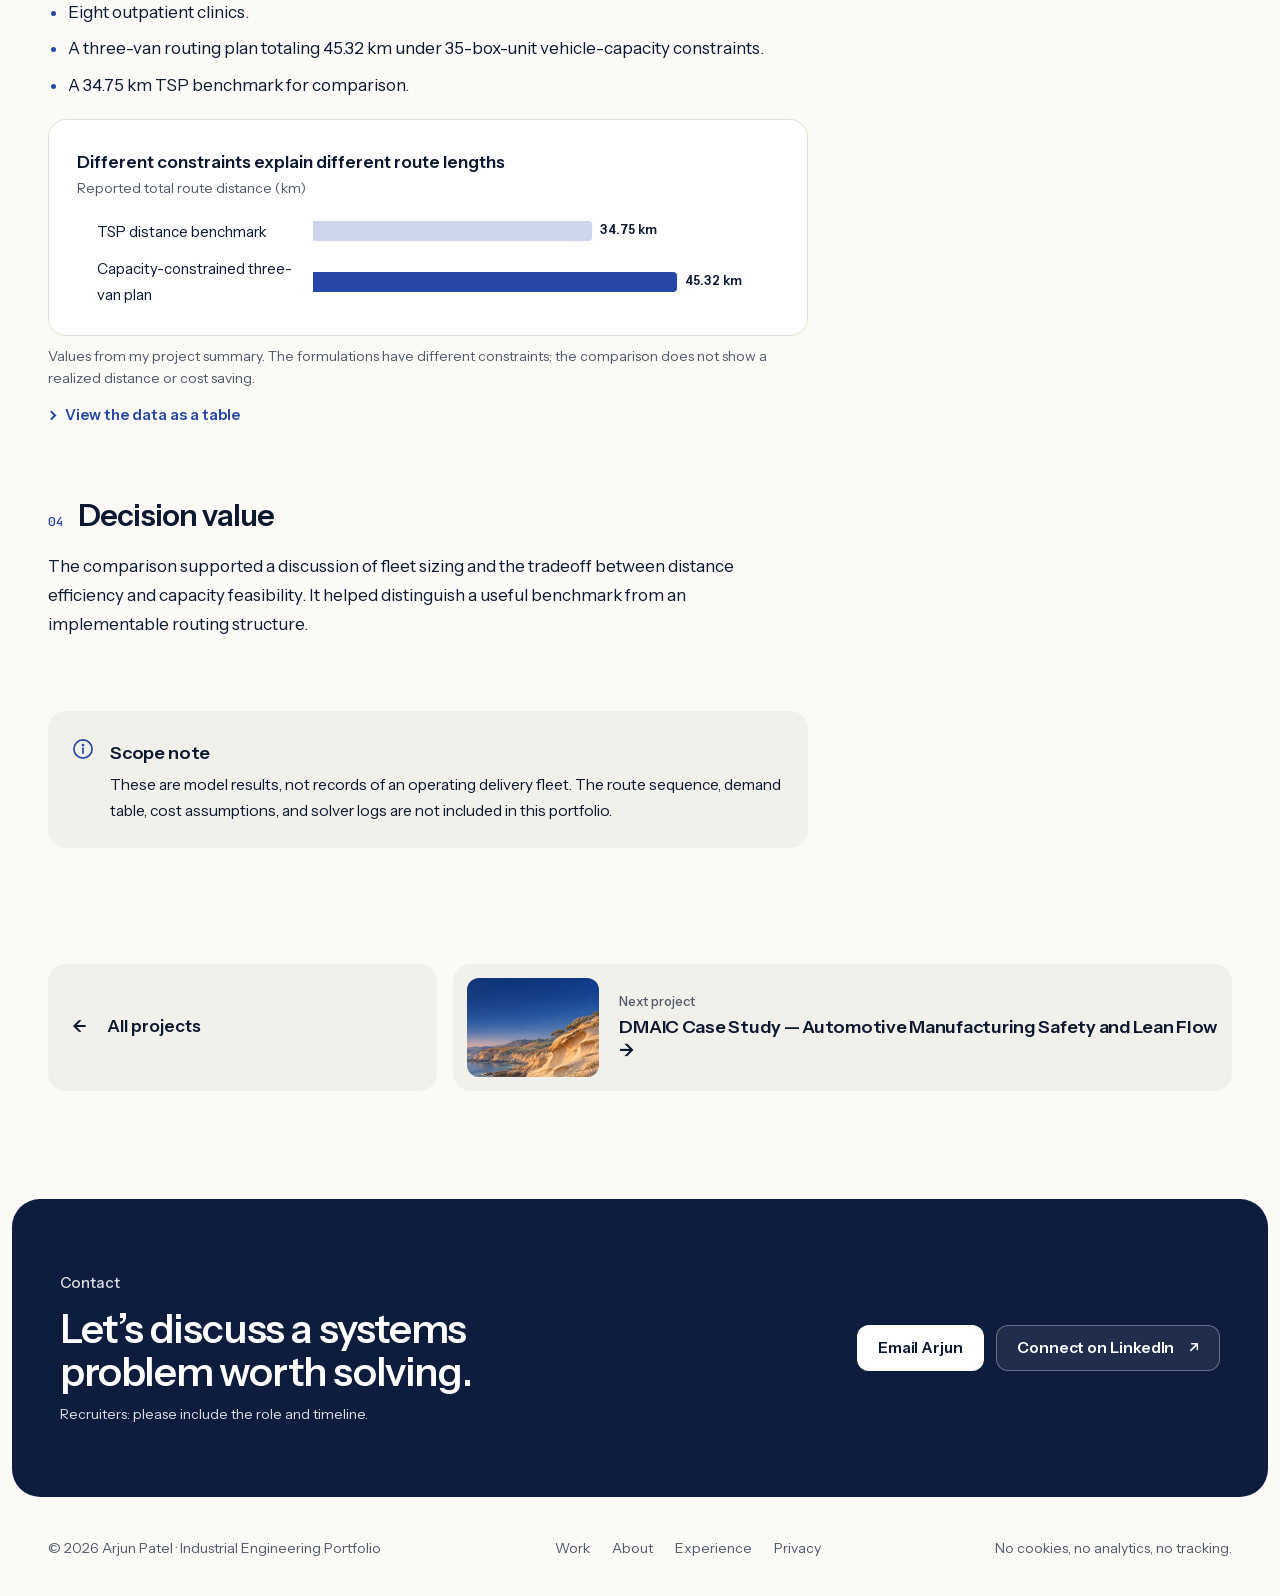
<file: work/outpatient-clinic-routing/index.html>
<!doctype html>
<html lang="en">
  <head>
    <meta charset="utf-8">
    <meta name="viewport" content="width=device-width, initial-scale=1">
    <meta http-equiv="Content-Security-Policy" content="default-src 'none'; style-src 'self'; img-src 'self'; font-src 'self'; script-src 'none'; connect-src 'none'; object-src 'none'; base-uri 'none'; form-action 'none'; upgrade-insecure-requests">
    <meta name="referrer" content="strict-origin-when-cross-origin">
    <title>Outpatient Clinic Last-Mile Routing | Arjun Patel</title>
    <meta name="description" content="A comparison of traveling-salesperson and capacity-constrained routing models for deliveries to eight outpatient clinics.">
    <link rel="canonical" href="https://arjunengineers.github.io/work/outpatient-clinic-routing/">
    <meta name="theme-color" content="#fbfaf7">
    <meta property="og:type" content="article">
    <meta property="og:site_name" content="Arjun Patel">
    <meta property="og:title" content="Outpatient Clinic Last-Mile Routing | Arjun Patel">
    <meta property="og:description" content="A comparison of traveling-salesperson and capacity-constrained routing models for deliveries to eight outpatient clinics.">
    <meta property="og:url" content="https://arjunengineers.github.io/work/outpatient-clinic-routing/">
    <meta property="og:image" content="https://arjunengineers.github.io/assets/img/og-image.jpg">
    <meta property="og:image:width" content="1200">
    <meta property="og:image:height" content="630">
    <meta property="og:image:alt" content="A painted alpine valley under a deep blue sky.">
    <meta name="twitter:card" content="summary_large_image">
    <link rel="icon" href="../../favicon.svg" type="image/svg+xml">
    <link rel="preload" href="../../assets/fonts/instrument-sans-latin-var.woff2" as="font" type="font/woff2" crossorigin>
    <link rel="stylesheet" href="../../assets/css/site.css">
  </head>
  <body>
    <a class="skip-link" href="#main">Skip to content</a>

    <header class="topbar">
      <nav class="topbar__inner" aria-label="Primary">
        <a class="brand" href="../../index.html"><img class="brand__mark" src="../../assets/img/brand-mark.webp" width="96" height="96" alt=""><span class="brand__name">Arjun Patel</span></a>
        <span class="brand__tag">M.S. Industrial Engineering · Clemson</span>
        <ul role="list">
          <li><a href="../../index.html#projects">Work</a></li>
          <li><a href="../../index.html#about">About</a></li>
          <li><a href="../../index.html#experience">Experience</a></li>
          <li><a class="nav-cta" href="../../index.html#contact">Contact</a></li>
        </ul>
      </nav>
    </header>

    <main id="main" tabindex="-1">
      <article aria-labelledby="case-title">
        <header class="panel scene scene--alpine nav-dark">
          <div class="scene__sky">
            <div class="wrap">
              <div class="case-hero__content measure">
                <a class="crumb" href="../../index.html#projects"><span aria-hidden="true">←</span> All projects</a>
                <p class="case-hero__meta"><span class="is-discipline">Logistics and integer programming</span><span>Academic optimization project</span><span>2 min read</span></p>
                <div class="case-hero__titles">
                  <h1 id="case-title">Outpatient Clinic Last-Mile Routing</h1>
                  <p class="case-hero__deck">Understanding the distance cost of delivery constraints.</p>
                </div>
              </div>
            </div>
          </div>
          <picture class="scene__art">
            <img src="../../assets/img/scene/alpine-band-1536.webp" srcset="../../assets/img/scene/alpine-band-768.webp 768w, ../../assets/img/scene/alpine-band-1152.webp 1152w, ../../assets/img/scene/alpine-band-1536.webp 1536w" sizes="100vw" width="1536" height="860" alt="" fetchpriority="high">
          </picture>
        </header>

        <div class="wrap case">
          <aside class="case__aside" aria-label="Project details">
            <dl class="spec">
              <div class="spec__row"><dt>Status</dt><dd>Academic optimization project</dd></div>
            <div class="spec__row"><dt>Context</dt><dd>Academic optimization project</dd></div>
            <div class="spec__row"><dt>My contribution</dt><dd>Routing-model development and comparison</dd></div>
            <div class="spec__row"><dt>Tools and methods</dt><dd>Gurobi, DFJ traveling-salesperson formulation, MTZ capacitated vehicle-routing formulation</dd></div>
          </dl>
          </aside>
          <div class="case-body">
            <p class="case__summary">A comparison of traveling-salesperson and capacity-constrained routing models for deliveries to eight outpatient clinics.</p>

            <section aria-labelledby="the-problem">
              <h2 id="the-problem"><span class="h-num" aria-hidden="true">01</span>The problem</h2>
              <p>A short route is not automatically an operationally feasible delivery plan. Serving eight outpatient clinics required considering vehicle capacity alongside travel distance.</p>
            </section>
            <section aria-labelledby="my-approach">
              <h2 id="my-approach"><span class="h-num" aria-hidden="true">02</span>My approach</h2>
              <p>I developed and solved a DFJ traveling-salesperson model and an MTZ capacitated vehicle-routing model in Gurobi. The TSP supplied a distance benchmark, while the CVRP introduced the delivery-capacity constraints needed to examine a multi-vehicle plan.</p>
            </section>
            <section aria-labelledby="reported-model-results">
              <h2 id="reported-model-results"><span class="h-num" aria-hidden="true">03</span>Reported model results</h2>
              <ul>
                <li>Eight outpatient clinics.</li>
                <li>A three-van routing plan totaling 45.32 km under 35-box-unit vehicle-capacity constraints.</li>
                <li>A 34.75 km TSP benchmark for comparison.</li>
              </ul>
              <figure class="chart">
                <div class="chart__frame">
                  <p class="chart__title">Different constraints explain different route lengths</p>
                  <p class="chart__sub">Reported total route distance (km)</p>
                  <ul class="barlist" role="list">
                    <li class="barlist__row">
                      <span class="barlist__label">TSP distance benchmark<span class="visually-hidden">: 34.75 kilometers</span></span>
                      <span class="barlist__track">
                        <svg class="barlist__svg" width="100%" height="20" aria-hidden="true" focusable="false">
                          <title>TSP distance benchmark: 34.75 km</title>
                          <rect class="bar" x="0" y="0" width="69.50%" height="20" rx="4"/>
                          <rect class="bar" x="0" y="0" width="4" height="20"/>
                          <text class="bar-value" x="69.50%" dx="8" y="10">34.75 km</text>
                        </svg>
                      </span>
                    </li>
                    <li class="barlist__row">
                      <span class="barlist__label">Capacity-constrained three-van plan<span class="visually-hidden">: 45.32 kilometers</span></span>
                      <span class="barlist__track">
                        <svg class="barlist__svg" width="100%" height="20" aria-hidden="true" focusable="false">
                          <title>Capacity-constrained three-van plan: 45.32 km</title>
                          <rect class="bar bar--accent" x="0" y="0" width="90.64%" height="20" rx="4"/>
                          <rect class="bar bar--accent" x="0" y="0" width="4" height="20"/>
                          <text class="bar-value" x="90.64%" dx="8" y="10">45.32 km</text>
                        </svg>
                      </span>
                    </li>
                  </ul>
                </div>
                <figcaption>Values from my project summary. The formulations have different constraints; the comparison does not show a realized distance or cost saving.</figcaption>
                <details>
                  <summary>View the data as a table</summary>
                  <div class="details__body">
                    <div class="table-wrap" role="region" aria-label="Route distance data" tabindex="0">
                      <table class="table--compact">
                        <caption class="label">Reported total route distance</caption>
                        <thead><tr><th scope="col">Formulation</th><th scope="col">Kilometers</th></tr></thead>
                        <tbody>
                          <tr><th scope="row">TSP distance benchmark</th><td class="num">34.75</td></tr>
                          <tr><th scope="row">Capacity-constrained three-van plan</th><td class="num">45.32</td></tr>
                        </tbody>
                      </table>
                    </div>
                  </div>
                </details>
              </figure>
            </section>
            <section aria-labelledby="decision-value">
              <h2 id="decision-value"><span class="h-num" aria-hidden="true">04</span>Decision value</h2>
              <p>The comparison supported a discussion of fleet sizing and the tradeoff between distance efficiency and capacity feasibility. It helped distinguish a useful benchmark from an implementable routing structure.</p>
            </section>
            <section class="callout" aria-labelledby="scope-note">
              <svg class="callout__icon" viewBox="0 0 20 20" aria-hidden="true" focusable="false" fill="none" stroke="currentColor" stroke-width="1.5" stroke-linecap="round"><circle cx="10" cy="10" r="8.25"/><path d="M10 9.25v4.5"/><circle cx="10" cy="6.4" r="0.5" fill="currentColor"/></svg>
              <h2 id="scope-note">Scope note</h2>
              <p>These are model results, not records of an operating delivery fleet. The route sequence, demand table, cost assumptions, and solver logs are not included in this portfolio.</p>
            </section>
          </div>
        </div>

        <nav class="wrap pager" aria-label="Project navigation">
          <a class="pager__back" href="../../index.html#projects"><span aria-hidden="true">←</span> All projects</a>
          <a class="pager__next" href="../automotive-dmaic-review/index.html">
            <span class="pager__thumb"><img src="../../assets/img/cover/automotive-dmaic-review-480.webp" width="480" height="360" alt="" loading="lazy" decoding="async"></span>
            <span class="pager__text"><span class="label">Next project</span><span class="pager__title">DMAIC Case Study — Automotive Manufacturing Safety and Lean Flow <span aria-hidden="true">→</span></span></span>
          </a>
        </nav>
      </article>
    </main>

    <footer class="site-footer">
      <section class="panel panel--night nav-dark-end" aria-labelledby="cta-title">
        <div class="wrap cta">
          <div>
            <p class="eyebrow">Contact</p>
            <h2 id="cta-title">Let’s discuss a systems problem worth solving.</h2>
            <p class="cta__hint">Recruiters: please include the role and timeline.</p>
          </div>
          <ul class="contact__actions" role="list">
            <li><a class="btn btn--light" href="mailto:arjunb.patel@outlook.com?subject=Hello%20from%20your%20portfolio">Email Arjun</a></li>
            <li><a class="btn btn--glass" href="https://www.linkedin.com/in/linkwitharjun" rel="noopener noreferrer">Connect on LinkedIn<svg class="ext" viewBox="0 0 12 12" aria-hidden="true" focusable="false"><path d="M4 2h6v6M10 2 3 9" fill="none" stroke="currentColor" stroke-width="1.6" stroke-linecap="round" stroke-linejoin="round"/></svg><span class="visually-hidden"> (external site)</span></a></li>
          </ul>
        </div>
      </section>
      <div class="wrap site-footer__inner">
        <p>© 2026 Arjun Patel · Industrial Engineering Portfolio</p>
        <nav aria-label="Footer">
          <ul role="list">
            <li><a href="../../index.html#projects">Work</a></li>
            <li><a href="../../index.html#about">About</a></li>
            <li><a href="../../index.html#experience">Experience</a></li>
            <li><a href="../../privacy/index.html">Privacy</a></li>
          </ul>
        </nav>
        <p>No cookies, no analytics, no tracking.</p>
      </div>
    </footer>
  </body>
</html>
</file>
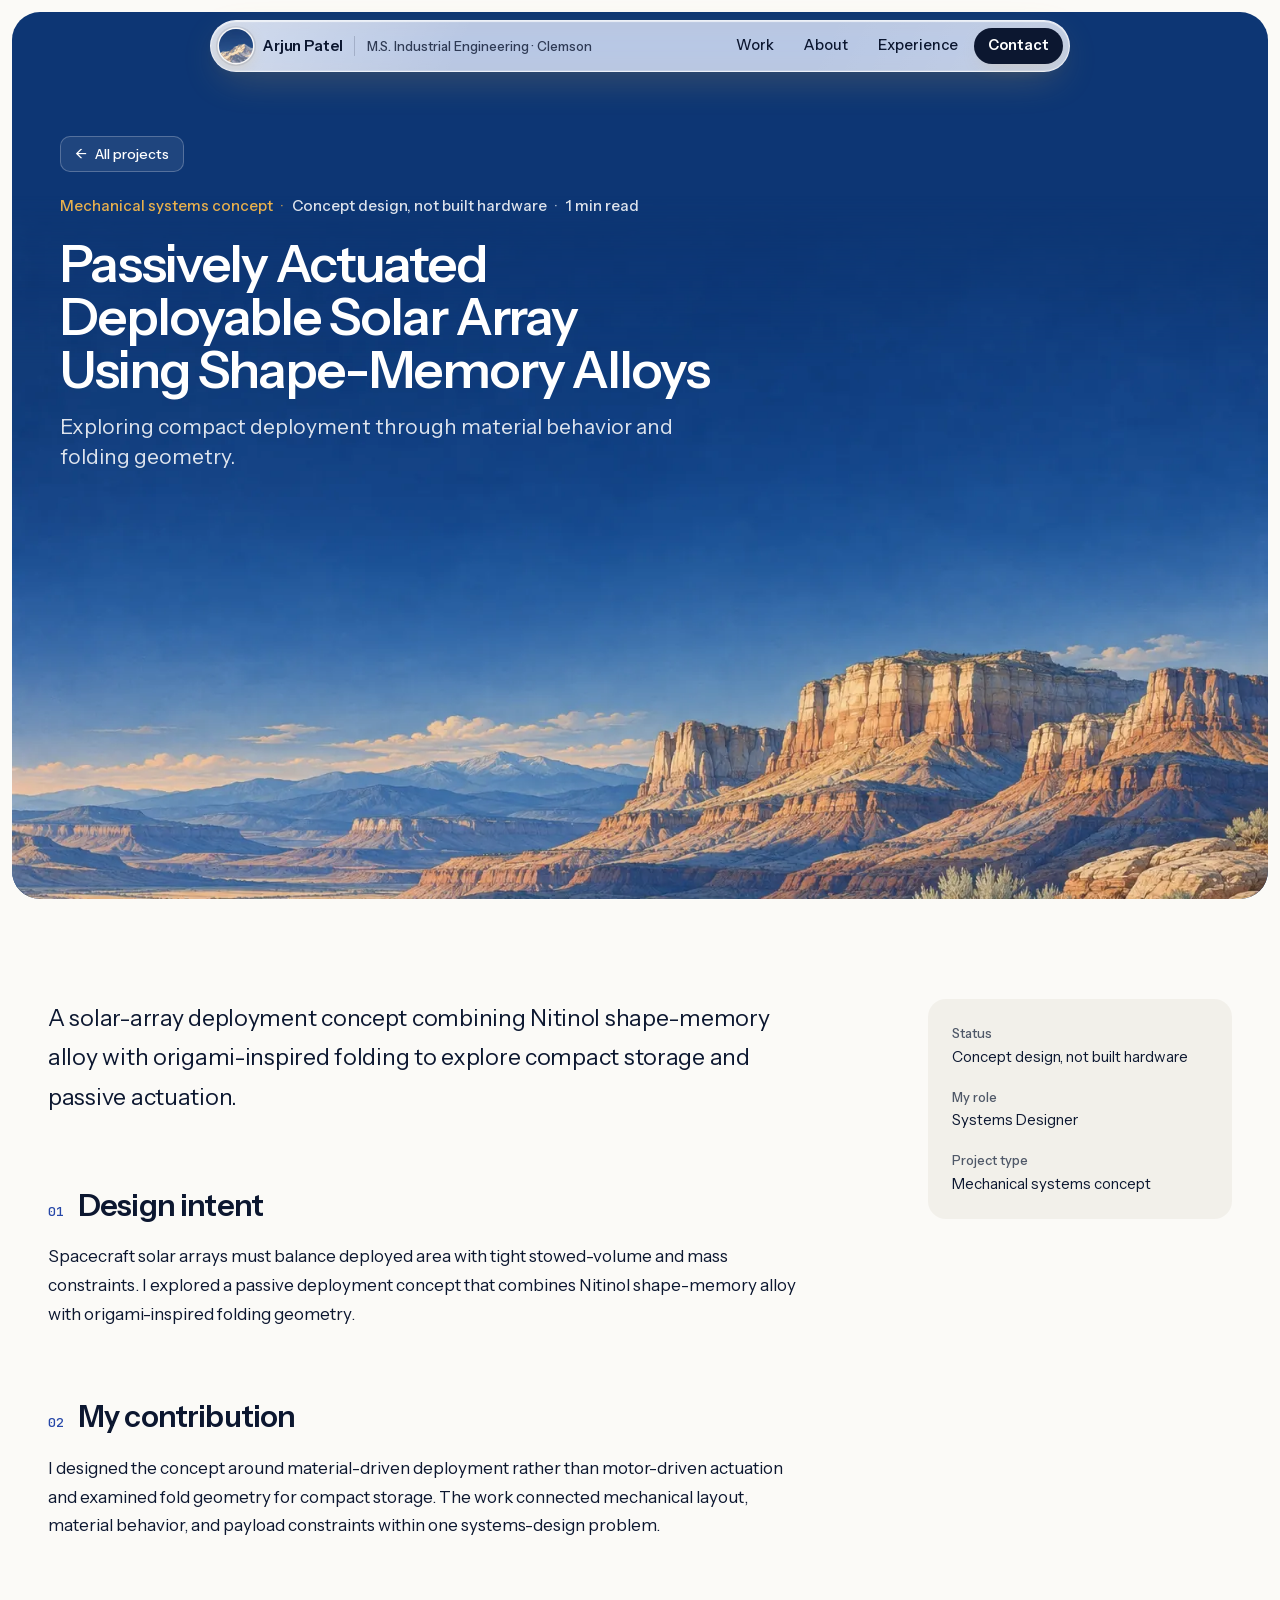
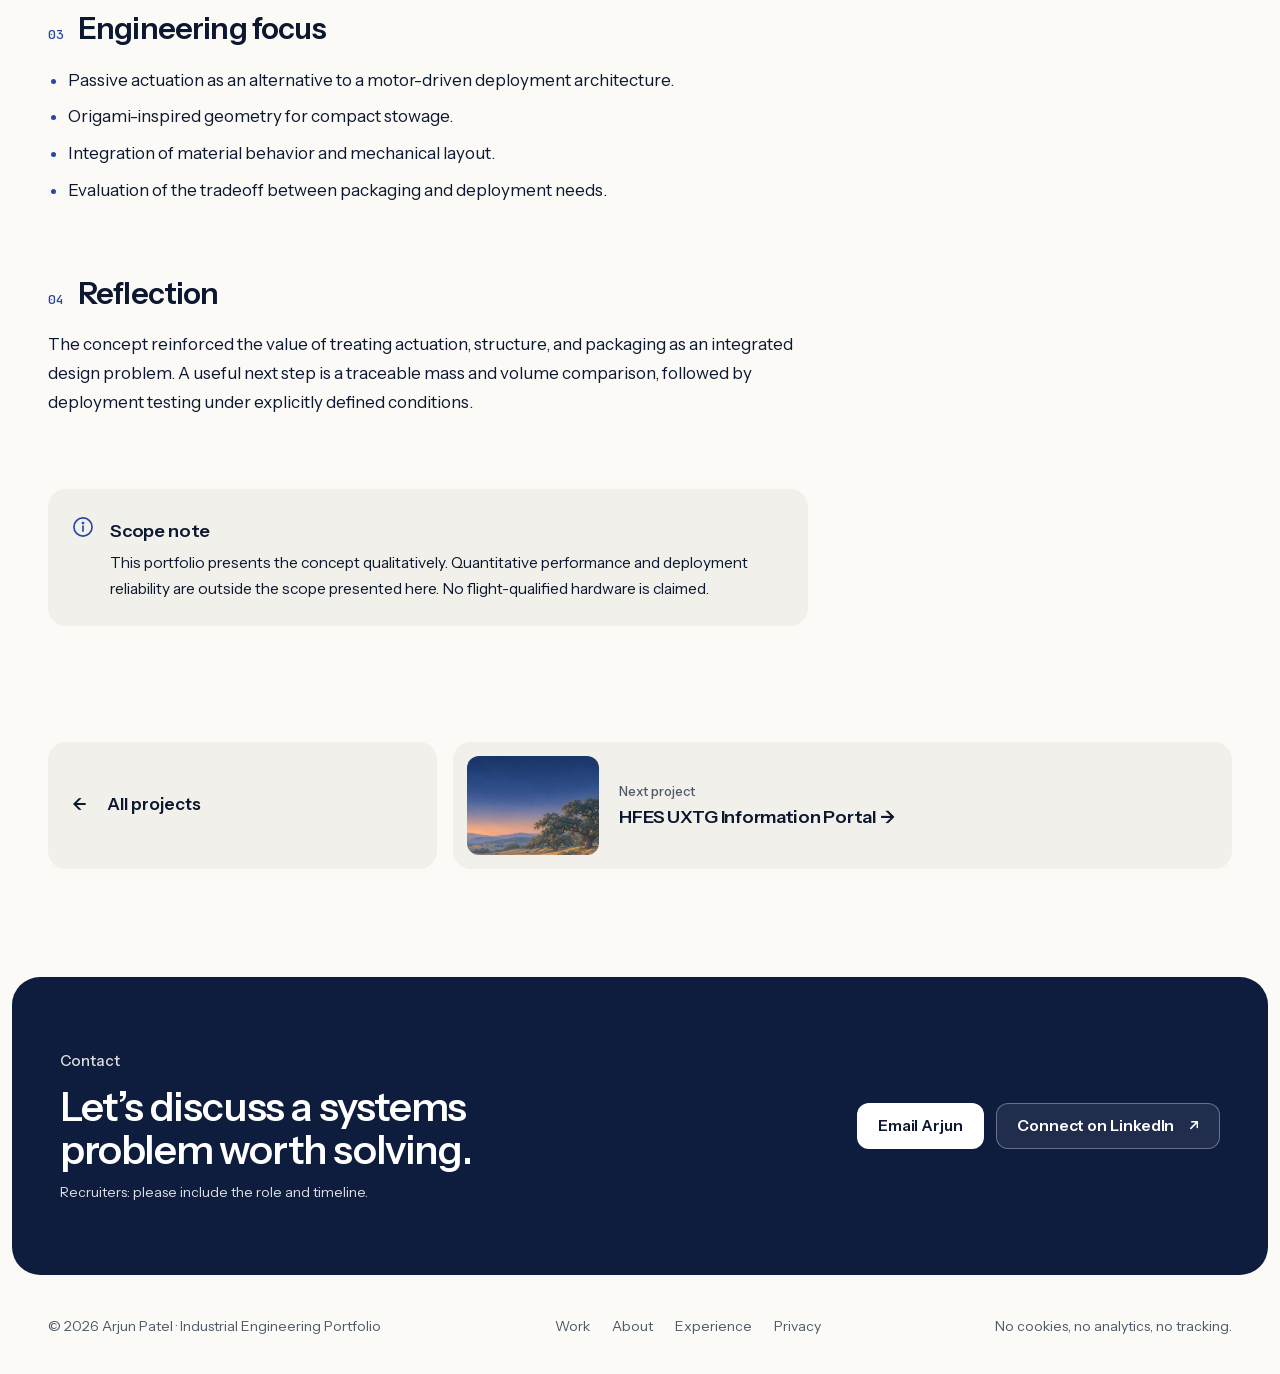
<file: work/passive-solar-array/index.html>
<!doctype html>
<html lang="en">
  <head>
    <meta charset="utf-8">
    <meta name="viewport" content="width=device-width, initial-scale=1">
    <meta http-equiv="Content-Security-Policy" content="default-src 'none'; style-src 'self'; img-src 'self'; font-src 'self'; script-src 'none'; connect-src 'none'; object-src 'none'; base-uri 'none'; form-action 'none'; upgrade-insecure-requests">
    <meta name="referrer" content="strict-origin-when-cross-origin">
    <title>Passively Actuated Deployable Solar Array | Arjun Patel</title>
    <meta name="description" content="A solar-array deployment concept combining Nitinol shape-memory alloy with origami-inspired folding to explore compact storage and passive actuation.">
    <link rel="canonical" href="https://arjunengineers.github.io/work/passive-solar-array/">
    <meta name="theme-color" content="#fbfaf7">
    <meta property="og:type" content="article">
    <meta property="og:site_name" content="Arjun Patel">
    <meta property="og:title" content="Passively Actuated Deployable Solar Array | Arjun Patel">
    <meta property="og:description" content="A solar-array deployment concept combining Nitinol shape-memory alloy with origami-inspired folding to explore compact storage and passive actuation.">
    <meta property="og:url" content="https://arjunengineers.github.io/work/passive-solar-array/">
    <meta property="og:image" content="https://arjunengineers.github.io/assets/img/og-image.jpg">
    <meta property="og:image:width" content="1200">
    <meta property="og:image:height" content="630">
    <meta property="og:image:alt" content="A painted alpine valley under a deep blue sky.">
    <meta name="twitter:card" content="summary_large_image">
    <link rel="icon" href="../../favicon.svg" type="image/svg+xml">
    <link rel="preload" href="../../assets/fonts/instrument-sans-latin-var.woff2" as="font" type="font/woff2" crossorigin>
    <link rel="stylesheet" href="../../assets/css/site.css">
  </head>
  <body>
    <a class="skip-link" href="#main">Skip to content</a>

    <header class="topbar">
      <nav class="topbar__inner" aria-label="Primary">
        <a class="brand" href="../../index.html"><img class="brand__mark" src="../../assets/img/brand-mark.webp" width="96" height="96" alt=""><span class="brand__name">Arjun Patel</span></a>
        <span class="brand__tag">M.S. Industrial Engineering · Clemson</span>
        <ul role="list">
          <li><a href="../../index.html#projects">Work</a></li>
          <li><a href="../../index.html#about">About</a></li>
          <li><a href="../../index.html#experience">Experience</a></li>
          <li><a class="nav-cta" href="../../index.html#contact">Contact</a></li>
        </ul>
      </nav>
    </header>

    <main id="main" tabindex="-1">
      <article aria-labelledby="case-title">
        <header class="panel scene scene--mesa nav-dark">
          <div class="scene__sky">
            <div class="wrap">
              <div class="case-hero__content measure">
                <a class="crumb" href="../../index.html#projects"><span aria-hidden="true">←</span> All projects</a>
                <p class="case-hero__meta"><span class="is-discipline">Mechanical systems concept</span><span>Concept design, not built hardware</span><span>1 min read</span></p>
                <div class="case-hero__titles">
                  <h1 id="case-title">Passively Actuated Deployable Solar Array Using Shape-Memory Alloys</h1>
                  <p class="case-hero__deck">Exploring compact deployment through material behavior and folding geometry.</p>
                </div>
              </div>
            </div>
          </div>
          <picture class="scene__art">
            <img src="../../assets/img/scene/mesa-band-1536.webp" srcset="../../assets/img/scene/mesa-band-768.webp 768w, ../../assets/img/scene/mesa-band-1152.webp 1152w, ../../assets/img/scene/mesa-band-1536.webp 1536w" sizes="100vw" width="1536" height="860" alt="" fetchpriority="high">
          </picture>
        </header>

        <div class="wrap case">
          <aside class="case__aside" aria-label="Project details">
            <dl class="spec">
              <div class="spec__row"><dt>Status</dt><dd>Concept design, not built hardware</dd></div>
            <div class="spec__row"><dt>My role</dt><dd>Systems Designer</dd></div>
            <div class="spec__row"><dt>Project type</dt><dd>Mechanical systems concept</dd></div>
          </dl>
          </aside>
          <div class="case-body">
            <p class="case__summary">A solar-array deployment concept combining Nitinol shape-memory alloy with origami-inspired folding to explore compact storage and passive actuation.</p>

            <section aria-labelledby="design-intent">
              <h2 id="design-intent"><span class="h-num" aria-hidden="true">01</span>Design intent</h2>
              <p>Spacecraft solar arrays must balance deployed area with tight stowed-volume and mass constraints. I explored a passive deployment concept that combines Nitinol shape-memory alloy with origami-inspired folding geometry.</p>
            </section>
            <section aria-labelledby="my-contribution">
              <h2 id="my-contribution"><span class="h-num" aria-hidden="true">02</span>My contribution</h2>
              <p>I designed the concept around material-driven deployment rather than motor-driven actuation and examined fold geometry for compact storage. The work connected mechanical layout, material behavior, and payload constraints within one systems-design problem.</p>
            </section>
            <section aria-labelledby="engineering-focus">
              <h2 id="engineering-focus"><span class="h-num" aria-hidden="true">03</span>Engineering focus</h2>
              <ul>
                <li>Passive actuation as an alternative to a motor-driven deployment architecture.</li>
                <li>Origami-inspired geometry for compact stowage.</li>
                <li>Integration of material behavior and mechanical layout.</li>
                <li>Evaluation of the tradeoff between packaging and deployment needs.</li>
              </ul>
            </section>
            <section aria-labelledby="reflection">
              <h2 id="reflection"><span class="h-num" aria-hidden="true">04</span>Reflection</h2>
              <p>The concept reinforced the value of treating actuation, structure, and packaging as an integrated design problem. A useful next step is a traceable mass and volume comparison, followed by deployment testing under explicitly defined conditions.</p>
            </section>
            <section class="callout" aria-labelledby="scope-note">
              <svg class="callout__icon" viewBox="0 0 20 20" aria-hidden="true" focusable="false" fill="none" stroke="currentColor" stroke-width="1.5" stroke-linecap="round"><circle cx="10" cy="10" r="8.25"/><path d="M10 9.25v4.5"/><circle cx="10" cy="6.4" r="0.5" fill="currentColor"/></svg>
              <h2 id="scope-note">Scope note</h2>
              <p>This portfolio presents the concept qualitatively. Quantitative performance and deployment reliability are outside the scope presented here. No flight-qualified hardware is claimed.</p>
            </section>
          </div>
        </div>

        <nav class="wrap pager" aria-label="Project navigation">
          <a class="pager__back" href="../../index.html#projects"><span aria-hidden="true">←</span> All projects</a>
          <a class="pager__next" href="../hfes-uxtg-portal/index.html">
            <span class="pager__thumb"><img src="../../assets/img/cover/hfes-uxtg-portal-480.webp" width="480" height="360" alt="" loading="lazy" decoding="async"></span>
            <span class="pager__text"><span class="label">Next project</span><span class="pager__title">HFES UXTG Information Portal <span aria-hidden="true">→</span></span></span>
          </a>
        </nav>
      </article>
    </main>

    <footer class="site-footer">
      <section class="panel panel--night nav-dark-end" aria-labelledby="cta-title">
        <div class="wrap cta">
          <div>
            <p class="eyebrow">Contact</p>
            <h2 id="cta-title">Let’s discuss a systems problem worth solving.</h2>
            <p class="cta__hint">Recruiters: please include the role and timeline.</p>
          </div>
          <ul class="contact__actions" role="list">
            <li><a class="btn btn--light" href="mailto:arjunb.patel@outlook.com?subject=Hello%20from%20your%20portfolio">Email Arjun</a></li>
            <li><a class="btn btn--glass" href="https://www.linkedin.com/in/linkwitharjun" rel="noopener noreferrer">Connect on LinkedIn<svg class="ext" viewBox="0 0 12 12" aria-hidden="true" focusable="false"><path d="M4 2h6v6M10 2 3 9" fill="none" stroke="currentColor" stroke-width="1.6" stroke-linecap="round" stroke-linejoin="round"/></svg><span class="visually-hidden"> (external site)</span></a></li>
          </ul>
        </div>
      </section>
      <div class="wrap site-footer__inner">
        <p>© 2026 Arjun Patel · Industrial Engineering Portfolio</p>
        <nav aria-label="Footer">
          <ul role="list">
            <li><a href="../../index.html#projects">Work</a></li>
            <li><a href="../../index.html#about">About</a></li>
            <li><a href="../../index.html#experience">Experience</a></li>
            <li><a href="../../privacy/index.html">Privacy</a></li>
          </ul>
        </nav>
        <p>No cookies, no analytics, no tracking.</p>
      </div>
    </footer>
  </body>
</html>
</file>
<file: assets/css/site.css>
/* Arjun Patel — portfolio stylesheet (one file for every page)
   No inline styles anywhere: the Content-Security-Policy forbids them, and no JavaScript is used.

   The system, in one paragraph
   · Canvas: warm white. Ink: navy taken from the paintings' skies. Links: cobalt. Gold appears only
     on dark skies (names, numbers, focus rings).
   · One type family (Instrument Sans) on one scale; JetBrains Mono only for dates and numbers.
   · One radius ladder: chips 8 · buttons 12 · cards 18 · panels 28.
   · Paintings are framed as panels. Text sits on the panel's solid sky colour and the painting is
     pulled up behind it by --s: the share of the painting, from its top, where every pixel keeps
     the dimmest text used there (86% white) at 4.5:1 contrast or better, minus a 2% margin, for the
     part of the panel the text can occupy. Text therefore never lands on mountains or glow at any
     width. Re-measure --s before swapping a painting (see README.md).

   1 Fonts · 2 Tokens · 3 Base · 4 Buttons · 5 Navigation · 6 Panels and scenes · 7 Home
   8 Projects · 9 About · 10 Experience and skills · 11 Contact and footer · 12 Case studies
   13 Small pages · 14 Print */

/* 1. Fonts ------------------------------------------------------------------------------------ */
/* Self-hosted, SIL Open Font License 1.1 (assets/fonts/OFL-*.txt). Latin subsets. */
@font-face {
  font-family: "Instrument Sans";
  font-style: normal;
  font-weight: 400 700;
  font-display: swap;
  src: url("../fonts/instrument-sans-latin-var.woff2") format("woff2");
}
@font-face {
  font-family: "JetBrains Mono";
  font-style: normal;
  font-weight: 400 600;
  font-display: swap;
  src: url("../fonts/jetbrains-mono-latin-var.woff2") format("woff2");
}

/* 2. Tokens ----------------------------------------------------------------------------------- */
:root {
  --canvas: #fbfaf7;
  --surface: #f2f0ea;       /* soft panels */
  --card: #ffffff;
  --ink: #0c1730;           /* body text */
  --ink-2: #4f5868;         /* secondary text */
  --line: #e4e0d6;
  --line-2: #d3cec2;
  --accent: #2647a8;        /* links, labels */
  --accent-ink: #1a3485;
  --gold: #e8b04c;          /* on dark skies only */
  --night: #0e1c3d;
  --on-dark: #ffffff;
  --on-dark-2: rgba(255, 255, 255, 0.86);

  --sans: "Instrument Sans", ui-sans-serif, system-ui, -apple-system, "Segoe UI", Roboto, "Helvetica Neue", Arial, sans-serif;
  --mono: "JetBrains Mono", ui-monospace, SFMono-Regular, Menlo, Consolas, monospace;

  --wrap: 1200px;
  --pad: clamp(20px, 4vw, 48px);
  --r-chip: 8px;
  --r-btn: 12px;
  --r-card: 18px;
  --r-panel: 28px;
  --inset: 12px;            /* gap between a panel and the screen edge */
  --nav-room: 96px;         /* space kept free under the floating navigation */
  --ease: cubic-bezier(0.2, 0.7, 0.2, 1);
  --focus: var(--accent);
}
@media (max-width: 599px) {
  :root { --inset: 8px; --r-panel: 22px; --nav-room: 84px; }
}

/* 3. Base ------------------------------------------------------------------------------------- */
*, *::before, *::after { box-sizing: border-box; }
html { -webkit-text-size-adjust: 100%; text-size-adjust: 100%; color-scheme: light; scroll-padding-top: 88px; }
@media (prefers-reduced-motion: no-preference) {
  html { scroll-behavior: smooth; }
}
body {
  margin: 0; background: var(--canvas); color: var(--ink);
  font-family: var(--sans); font-size: 1rem; line-height: 1.6;
  -webkit-font-smoothing: antialiased; -moz-osx-font-smoothing: grayscale; text-rendering: optimizeLegibility;
}
@media (min-width: 700px) { body { font-size: 1.0625rem; } }
img, svg, picture { display: block; max-width: 100%; }
img { height: auto; }
h1, h2, h3, h4 { margin: 0; font-weight: 600; line-height: 1.15; letter-spacing: -0.02em; text-wrap: balance; }
p, ul, ol, dl, dd, figure { margin: 0; }
p { text-wrap: pretty; }
strong { font-weight: 600; }
a { color: var(--accent); text-decoration-thickness: 1px; text-underline-offset: 0.22em; }
a:hover { color: var(--accent-ink); }
:focus-visible { outline: 3px solid var(--focus); outline-offset: 3px; }
main:focus { outline: none; }
.skip-link {
  position: absolute; left: 12px; top: -200px; z-index: 60; padding: 10px 16px; border-radius: var(--r-btn);
  background: #fff; color: var(--ink); font-weight: 600; text-decoration: none;
}
.skip-link:focus { top: 12px; }
.visually-hidden {
  position: absolute !important; width: 1px; height: 1px; padding: 0; margin: -1px; overflow: hidden;
  clip: rect(0 0 0 0); clip-path: inset(50%); white-space: nowrap; border: 0;
}
.wrap { width: 100%; max-width: calc(var(--wrap) + 2 * var(--pad)); margin-inline: auto; padding-inline: var(--pad); }
.mono { font-family: var(--mono); font-size: 0.875em; letter-spacing: -0.01em; }
.ext { display: inline-block; width: 0.72em; height: 0.72em; margin-left: 0.35em; vertical-align: 0.02em; }

/* Inline lists with a middle dot between items (dots sit at line ends, never at line starts) */
.inline-list { display: flex; flex-wrap: wrap; gap: 4px 0; margin: 0; padding: 0; list-style: none; }
.inline-list li:not(:last-child)::after { content: "·"; margin-inline: 0.6em; color: var(--line-2); }

/* 4. Buttons ---------------------------------------------------------------------------------- */
.btn {
  display: inline-flex; align-items: center; justify-content: center; gap: 8px; min-height: 46px; padding: 0 20px;
  border: 1px solid transparent; border-radius: var(--r-btn);
  font-size: 0.96875rem; font-weight: 600; line-height: 1; letter-spacing: -0.005em; text-decoration: none; white-space: nowrap;
}
.btn--light { background: #fff; color: var(--ink); }
.btn--light:hover { background: #eef1f8; color: var(--ink); }
.btn--glass { background: rgba(255, 255, 255, 0.08); border-color: rgba(255, 255, 255, 0.32); color: var(--on-dark); }
.btn--glass:hover { background: rgba(255, 255, 255, 0.16); color: var(--on-dark); }
.btn--dark { background: var(--ink); color: #fff; }
.btn--dark:hover { background: #1d2b4f; color: #fff; }
.btn .arrow { display: inline-block; }
@media (prefers-reduced-motion: no-preference) {
  .btn { transition: background-color 0.2s var(--ease), border-color 0.2s var(--ease); }
  .btn .arrow { transition: transform 0.2s var(--ease); }
  .btn:hover .arrow { transform: translateX(3px); }
}

/* 5. Navigation (liquid-glass bar) ----------------------------------------------------------- */
/* Default (every browser): frosted light glass with dark text, legible over paintings and pages.
   Where scroll-linked styles are supported, the bar turns nearly clear with white text and a cool
   glow while it floats over a dark painting (.nav-dark at the top, .nav-dark-end at the bottom),
   and frosted with a warm glow over light sections. */
@property --nav-glow { syntax: "<color>"; inherits: true; initial-value: rgba(232, 176, 76, 0.32); }
@property --cta-bg { syntax: "<color>"; inherits: true; initial-value: #0c1730; }
@property --cta-fg { syntax: "<color>"; inherits: true; initial-value: #ffffff; }
.topbar {
  position: fixed; top: calc(var(--inset) + 8px); left: 0; right: 0; z-index: 40;
  display: flex; justify-content: center; padding-inline: calc(var(--inset) + 8px); pointer-events: none;
}
.topbar__inner {
  position: relative; pointer-events: auto; display: flex; align-items: center; gap: 4px; width: 100%; max-width: 860px;
  padding: 6px; border-radius: 999px; color: var(--ink);
  background-color: rgba(255, 255, 255, 0.72);
  border: 1px solid rgba(255, 255, 255, 0.75);
  -webkit-backdrop-filter: blur(24px) saturate(1.9); backdrop-filter: blur(24px) saturate(1.9);
  box-shadow: inset 0 1px 1px rgba(255, 255, 255, 0.7), inset 0 -1px 1px rgba(255, 255, 255, 0.15),
              0 12px 40px -12px var(--nav-glow);
  --cta-bg: #0c1730; --cta-fg: #ffffff; --nav-glow: rgba(232, 176, 76, 0.32);
  --focus: var(--accent);
}
/* Specular sheen across the glass */
.topbar__inner::before {
  content: ""; position: absolute; inset: 0; border-radius: inherit; pointer-events: none;
  background: linear-gradient(115deg, rgba(255, 255, 255, 0.38), rgba(255, 255, 255, 0) 30%, rgba(255, 255, 255, 0) 70%, rgba(255, 255, 255, 0.14));
}
@supports not ((backdrop-filter: blur(1px)) or (-webkit-backdrop-filter: blur(1px))) {
  .topbar__inner { background-color: rgba(255, 255, 255, 0.94); }
}
@supports (animation-timeline: view()) and (timeline-scope: --a) {
  html { timeline-scope: --nav-top, --nav-end; }
  .nav-dark { view-timeline: --nav-top block; }
  .nav-dark-end { view-timeline: --nav-end block; }
  .topbar__inner {
    animation: nav-to-light linear both, nav-to-dark linear forwards;
    animation-timeline: --nav-top, --nav-end;
    animation-range: cover calc(100% - 150px) cover calc(100% - 50px), cover calc(100vh - 150px) cover calc(100vh - 50px);
  }
  @keyframes nav-to-light { from { color: #fff; background-color: rgba(255, 255, 255, 0.07); border-color: rgba(255, 255, 255, 0.24); --nav-glow: rgba(120, 160, 255, 0.55); --cta-bg: #ffffff; --cta-fg: #0c1730; } }
  @keyframes nav-to-dark { to { color: #fff; background-color: rgba(255, 255, 255, 0.07); border-color: rgba(255, 255, 255, 0.24); --nav-glow: rgba(120, 160, 255, 0.55); --cta-bg: #ffffff; --cta-fg: #0c1730; } }
}
.brand {
  position: relative; display: inline-flex; align-items: center; gap: 10px; padding: 2px 8px 2px 2px; border-radius: 999px;
  color: inherit; font-size: 0.9375rem; font-weight: 600; letter-spacing: -0.01em; text-decoration: none; white-space: nowrap;
}
.brand:hover { color: inherit; }
.brand__mark {
  flex: none; width: 34px; height: 34px; border-radius: 50%; object-fit: cover;
  box-shadow: 0 0 0 1.5px rgba(255, 255, 255, 0.85), 0 0 0 3px rgba(12, 23, 48, 0.08), 0 4px 16px -2px var(--nav-glow);
}
.brand__tag {
  position: relative; display: none; padding-left: 12px; white-space: nowrap;
  border-left: 1px solid color-mix(in srgb, currentColor 22%, transparent);
  font-size: 0.8125rem; font-weight: 500; opacity: 0.8;
}
@media (min-width: 1000px) { .brand__tag { display: inline-block; } }
.topbar ul { position: relative; display: flex; gap: 2px; margin: 0 0 0 auto; padding: 0; list-style: none; }
.topbar ul a {
  display: block; padding: 9px 14px; border-radius: 999px;
  color: inherit; font-size: 0.90625rem; font-weight: 500; line-height: 1.2; text-decoration: none;
}
.topbar ul a:hover { background: color-mix(in srgb, currentColor 12%, transparent); color: inherit; }
.topbar ul .nav-cta { background: var(--cta-bg); color: var(--cta-fg); font-weight: 600; box-shadow: 0 6px 20px -8px var(--nav-glow); }
.topbar ul .nav-cta:hover { background: var(--cta-bg); color: var(--cta-fg); opacity: 0.9; }
@media (max-width: 560px) {
  .brand__name { position: absolute; width: 1px; height: 1px; overflow: hidden; clip-path: inset(50%); white-space: nowrap; }
  .topbar ul a { padding: 9px 10px; font-size: 0.875rem; }
}
@media (max-width: 359px) {
  .topbar ul a { padding: 9px 7px; font-size: 0.8125rem; }
}

/* 6. Panels and scenes ------------------------------------------------------------------------ */
.panel { margin: var(--inset); border-radius: var(--r-panel); overflow: hidden; isolation: isolate; }
.panel--soft { background: var(--surface); }
.panel--night { background: var(--night); color: var(--on-dark); --focus: var(--gold); }

.scene { --gap: 28px; position: relative; background: var(--sky); color: var(--on-dark); --focus: var(--gold); }
.scene a:not(.btn) { color: var(--on-dark); }
.scene__sky { position: relative; z-index: 1; padding-top: var(--nav-room); }
.scene__art { position: relative; z-index: 0; margin-top: calc(var(--gap) - var(--s) * var(--ar) * 100%); }
.scene__art img {
  width: 100%; height: auto; aspect-ratio: var(--ratio);
  -webkit-mask-image: linear-gradient(to bottom, transparent 0, #000 24%);
  mask-image: linear-gradient(to bottom, transparent 0, #000 24%);
}
.scene--plain { --sky: #113063; padding-bottom: clamp(48px, 7vw, 88px); }

/* --sky: top colour of the painting · --ar: height ÷ width of the image shown · --s: see the top */
.scene--home    { --sky: #103167; --ar: 1.7768; --ratio: 941 / 1672; --s: 0.595; }
.scene--contact { --sky: #143268; --ar: 1.7768; --ratio: 941 / 1672; --s: 0.509; }
/* Project headers share one geometry so every project opens the same way: all four paintings are
   cut to 1536 × 860 and use the most cautious safe line of the four (the oak meadow's). */
.scene--alpine  { --sky: #113063; }
.scene--mesa    { --sky: #0d3674; }
.scene--cove    { --sky: #0d3175; }
.scene--oak     { --sky: #183263; }
.scene--alpine, .scene--mesa, .scene--cove, .scene--oak { --ar: 0.5599; --ratio: 1536 / 860; --s: 0.390; }
@media (min-width: 700px) {
  .scene--home    { --sky: #113063; --ar: 0.6667; --ratio: 3 / 2; --s: 0.467; }
  .scene--contact { --sky: #183263; --ar: 0.6667; --ratio: 3 / 2; --s: 0.357; }
  .scene--alpine, .scene--mesa, .scene--cove, .scene--oak { --s: 0.425; }
  .scene .measure { max-width: min(720px, 80%); }  /* text stays in the left 85% of the painting */
}
@media (min-width: 1100px) {
  .scene--home    { --s: 0.554; }
  .scene--contact { --s: 0.364; }
  .scene--alpine, .scene--mesa, .scene--cove, .scene--oak { --s: 0.433; }
  .scene .measure { max-width: min(720px, 64%); }  /* text stays in the left 72% of the painting */
}

/* 7. Home ------------------------------------------------------------------------------------- */
.hero__content { padding-top: clamp(20px, 5vw, 64px); }
.hero__badge {
  display: inline-flex; flex-wrap: wrap; align-items: center; gap: 2px 0; padding: 7px 16px 7px 14px; border-radius: 18px;
  background: rgba(255, 255, 255, 0.08); border: 1px solid rgba(255, 255, 255, 0.2);
  box-shadow: inset 0 1px 0 rgba(255, 255, 255, 0.1);
  color: var(--on-dark); font-size: 0.875rem; font-weight: 500; line-height: 1.35;
}
.hero__badge::before {
  content: ""; width: 7px; height: 7px; margin-right: 10px; border-radius: 50%;
  background: var(--gold); box-shadow: 0 0 12px rgba(232, 176, 76, 0.9);
}
.hero__badge span { white-space: nowrap; }
.hero__badge span:not(:last-child)::after { content: "·"; margin-inline: 0.55em; opacity: 0.7; }
.hero__title { margin-top: 18px; max-width: 920px; }
.hero__name { display: block; color: var(--gold); font-size: clamp(1.0625rem, 1rem + 0.4vw, 1.25rem); font-weight: 600; letter-spacing: -0.01em; }
.hero__headline {
  display: block; margin-top: 12px;
  font-size: clamp(2.5rem, 1.35rem + 4.3vw, 4.625rem); font-weight: 560; line-height: 1.0; letter-spacing: -0.042em;
}
.hero__lede { margin-top: 24px; font-size: clamp(1.0625rem, 1rem + 0.35vw, 1.25rem); line-height: 1.55; color: var(--on-dark-2); }
.hero__actions { display: flex; flex-wrap: wrap; gap: 12px; margin-top: 32px; }

/* At-a-glance strip under the hero */
.glance { display: grid; gap: 0; margin: clamp(28px, 4vw, 44px) 0 0; }
.glance > div { padding: 18px 0; border-top: 1px solid var(--line); }
.glance dt { font-size: 0.8125rem; font-weight: 500; color: var(--ink-2); }
.glance dd { margin-top: 4px; color: var(--ink-2); font-size: 0.9375rem; line-height: 1.45; }
.glance dd strong { display: block; color: var(--ink); font-size: 1.0625rem; font-weight: 600; letter-spacing: -0.01em; }
@media (min-width: 640px) {
  .glance { grid-template-columns: 1fr 1fr; column-gap: 32px; }
}
@media (min-width: 1040px) {
  .glance { grid-template-columns: repeat(4, 1fr); }
  .glance > div { padding: 6px 24px 6px 20px; border-top: 0; border-left: 1px solid var(--line); }
}

/* Sections */
.section { padding-block: clamp(80px, 11vw, 144px); }
.panel--soft .section { padding-block: clamp(64px, 9vw, 120px); }
.section-head { display: grid; align-content: start; gap: 16px; max-width: 800px; margin-bottom: clamp(40px, 5.5vw, 72px); }
.eyebrow { display: flex; align-items: center; gap: 12px; color: var(--ink-2); font-size: 0.9375rem; font-weight: 500; }
.eyebrow__num {
  padding: 3px 8px; border: 1px solid var(--line-2); border-radius: var(--r-chip);
  font-family: var(--mono); font-size: 0.75rem; line-height: 1.3; color: var(--accent);
}
.scene .eyebrow, .panel--night .eyebrow { color: var(--on-dark-2); }
.scene .eyebrow__num, .panel--night .eyebrow__num { color: var(--gold); border-color: rgba(255, 255, 255, 0.3); }
.title-lg { font-size: clamp(2.125rem, 1.45rem + 2.7vw, 3.5rem); font-weight: 560; line-height: 1.04; letter-spacing: -0.036em; }
.lead { font-size: clamp(1.0625rem, 1rem + 0.35vw, 1.25rem); line-height: 1.55; color: var(--ink-2); max-width: 40em; }
.subhead { font-size: clamp(1.25rem, 1.1rem + 0.5vw, 1.5rem); font-weight: 600; letter-spacing: -0.022em; }
.block { margin-top: clamp(64px, 8vw, 104px); }
.section--follow { padding-top: 0; }
.block > .subhead { margin-bottom: clamp(24px, 3vw, 36px); }

/* 8. Projects --------------------------------------------------------------------------------- */
.projects { display: grid; gap: 48px 28px; margin: 0; padding: 0; list-style: none; }
@media (min-width: 680px) { .projects { grid-template-columns: 1fr 1fr; } }
@media (min-width: 1120px) { .projects { grid-template-columns: repeat(3, 1fr); } }
.project { position: relative; display: flex; flex-direction: column; height: 100%; container-type: inline-size; }
.cover { order: -1; position: relative; overflow: hidden; aspect-ratio: 4 / 3; border-radius: var(--r-card); background: #12306a; }
.cover img { width: 100%; height: 100%; object-fit: cover; }
/* Cover text stays in the top-left of the painting's sky (measured: 4.5:1 or better there) */
.cover__text { position: absolute; top: 0; left: 0; width: 62%; padding: 22px 0 0 22px; padding: 6cqi 0 0 6cqi; color: #fff; }
.cover__value { display: block; white-space: nowrap; font-size: 2.625rem; font-size: 11cqi; font-weight: 560; line-height: 1; letter-spacing: -0.04em; font-variant-numeric: tabular-nums; }
.cover__caption { display: block; margin-top: 8px; margin-top: 2.2cqi; font-size: 0.84375rem; font-size: clamp(12.5px, 3.4cqi, 14.5px); font-weight: 500; line-height: 1.35; }
.project__body { flex: 1; display: flex; flex-direction: column; gap: 6px; padding-top: 18px; }
.project__kicker { color: var(--accent); font-size: 0.875rem; font-weight: 600; }
.project__title { font-size: 1.25rem; font-weight: 600; line-height: 1.25; letter-spacing: -0.02em; }
.project__title a { color: var(--ink); text-decoration: none; }
.project__title a::after { content: ""; position: absolute; inset: 0; z-index: 2; border-radius: var(--r-card); }
.project__title a:focus-visible { outline: none; }
.project__title a:focus-visible::after { outline: 3px solid var(--focus); outline-offset: 4px; }
.project:hover .project__title a { text-decoration: underline; text-decoration-thickness: 1px; text-underline-offset: 0.2em; }
.project__text { margin-bottom: 10px; color: var(--ink-2); font-size: 0.96875rem; line-height: 1.55; }
.project__meta { margin-top: auto; padding-top: 12px; border-top: 1px solid var(--line); color: var(--ink-2); font-size: 0.84375rem; line-height: 1.5; }
.project__meta strong { display: block; color: var(--ink); font-weight: 600; }
@media (prefers-reduced-motion: no-preference) {
  .cover img { transition: transform 0.7s var(--ease); }
  .project:hover .cover img { transform: scale(1.035); }
}

/* 9. About ------------------------------------------------------------------------------------ */
.about-intro { display: grid; gap: 28px 72px; }
@media (min-width: 960px) { .about-intro { grid-template-columns: minmax(0, 5fr) minmax(0, 7fr); } }
.about-intro .section-head { margin-bottom: 0; }
.prose > * + * { margin-top: 1.05em; }
.prose p { max-width: 64ch; }
.prose--lg p:first-child { font-size: clamp(1.125rem, 1.05rem + 0.35vw, 1.3125rem); line-height: 1.55; color: var(--ink); }

.pillars { display: grid; gap: 32px 40px; margin: 0; padding: 0; list-style: none; }
@media (min-width: 760px) { .pillars { grid-template-columns: repeat(3, 1fr); } }
.pillar { display: grid; gap: 10px; align-content: start; }
.pillar svg { width: 40px; height: 40px; color: var(--accent); }
.pillar h4 { margin-top: 6px; font-size: 1.125rem; }
.pillar p { color: var(--ink-2); font-size: 0.96875rem; }

.process { counter-reset: step; display: grid; gap: 28px; margin: 0; padding: 0; list-style: none; }
.step { position: relative; display: grid; gap: 8px; align-content: start; padding-left: 52px; }
.step::before {
  counter-increment: step; content: counter(step);
  position: absolute; left: 0; top: -4px; display: grid; place-items: center; width: 34px; height: 34px;
  border-radius: 50%; background: var(--card); border: 1px solid var(--line-2);
  font-family: var(--mono); font-size: 0.8125rem; color: var(--accent);
}
.step::after { content: ""; position: absolute; left: 17px; top: 36px; bottom: -28px; width: 1px; background: var(--line-2); }
.step:last-child::after { display: none; }
.step h4 { font-size: 1.0625rem; }
.step p { color: var(--ink-2); font-size: 0.9375rem; }
.step .step__eg { margin-top: 6px; padding-left: 12px; border-left: 2px solid var(--line-2); font-size: 0.875rem; color: var(--ink-2); }
@media (min-width: 980px) {
  .process { grid-template-columns: repeat(4, 1fr); gap: 32px; }
  .step { padding-left: 0; padding-top: 52px; }
  .step::before { top: 0; }
  .step::after { left: 44px; right: -28px; top: 17px; bottom: auto; width: auto; height: 1px; }
}

.interests { display: grid; gap: 10px; margin-top: clamp(56px, 7vw, 88px); padding-top: 24px; border-top: 1px solid var(--line-2); }
@media (min-width: 760px) { .interests { grid-template-columns: 12rem 1fr; } }
.interests h3 { font-size: 0.9375rem; color: var(--ink-2); font-weight: 500; letter-spacing: 0; }

/* 10. Experience and skills ------------------------------------------------------------------- */
/* Experience: a light panel washed from morning sky to sand, with white cards */
.exp { background: linear-gradient(180deg, #e6edfb 0%, #eef0f3 45%, #f6f1e7 100%); }
.exp .wrap > .subhead, .exp .block > .subhead { margin-bottom: clamp(20px, 2.5vw, 28px); }
.card-lite {
  border: 1px solid rgba(12, 23, 48, 0.07); border-radius: var(--r-card); background: #fff;
  box-shadow: 0 1px 2px rgba(12, 23, 48, 0.04), 0 22px 44px -28px rgba(12, 23, 48, 0.22);
}
.roles, .edu { display: grid; gap: 20px; margin: 0; padding: 0; list-style: none; }
@media (min-width: 1000px) { .roles, .edu { grid-template-columns: 1fr 1fr; } }
.role, .edu-card { display: flex; flex-direction: column; gap: 22px; padding: clamp(22px, 3vw, 32px); height: 100%; }
.edu-card { gap: 0; }
.role__when { color: var(--ink-2); font-family: var(--mono); font-size: 0.8125rem; line-height: 1.5; }
.role h4, .edu-card h4 { margin-top: 10px; font-size: clamp(1.25rem, 1.1rem + 0.5vw, 1.5rem); letter-spacing: -0.022em; }
.role__title { margin-top: 2px; color: var(--accent); font-weight: 600; }
.impact { display: grid; grid-template-columns: 1fr 1fr; gap: 10px; margin: 0; }
.impact > div {
  display: flex; flex-direction: column-reverse; justify-content: flex-end; gap: 6px; padding: 16px 16px 14px;
  border-radius: 12px; background: linear-gradient(160deg, #f1f5fd, #f8f5ee);
}
.impact dd { color: var(--accent); font-size: clamp(1.75rem, 1.35rem + 1.1vw, 2.375rem); font-weight: 560; line-height: 1; letter-spacing: -0.035em; font-variant-numeric: tabular-nums; }
.impact dt { color: var(--ink-2); font-size: 0.8125rem; line-height: 1.35; }
.role__points { margin: 0; padding-left: 1.1em; list-style: disc; color: var(--ink); font-size: 0.9375rem; line-height: 1.6; }
.role__points li + li { margin-top: 8px; }
.role__points li::marker { color: var(--line-2); }
.chips-dark { display: flex; flex-wrap: wrap; gap: 8px; margin: 16px 0 0; padding: 0; list-style: none; }
.chips-dark li { padding: 5px 12px; border: 1px solid var(--line); border-radius: 999px; background: var(--canvas); color: var(--ink); font-size: 0.84375rem; line-height: 1.4; }
.edu-card__label { margin-top: 18px; color: var(--ink-2); font-size: 0.8125rem; font-weight: 600; }
.edu-card__label + .chips-dark { margin-top: 8px; }
.edu-card details { margin-top: 18px; }
.exp .community li { border-top-color: rgba(12, 23, 48, 0.1); }


details summary {
  display: inline-flex; align-items: center; gap: 8px; cursor: pointer; list-style: none;
  color: var(--accent); font-size: 0.9375rem; font-weight: 600;
}
details summary::-webkit-details-marker { display: none; }
details summary::before {
  content: ""; width: 0.45em; height: 0.45em; margin-right: 2px;
  border-right: 2px solid currentColor; border-bottom: 2px solid currentColor; transform: rotate(-45deg);
}
details[open] > summary::before { transform: rotate(45deg) translate(-2px, -1px); }
details summary:hover { text-decoration: underline; }
details > :not(summary) { margin-top: 12px; }

.community { display: grid; gap: 0; margin: 0; padding: 0; list-style: none; }
@media (min-width: 760px) { .community { grid-template-columns: repeat(3, 1fr); gap: 32px; } }
.community li { padding: 16px 0; border-top: 1px solid var(--line); }
.community strong { display: block; font-size: 1.0625rem; }
.community span { color: var(--ink-2); font-size: 0.9375rem; }

.spec-sheet { margin: 0; border-bottom: 1px solid var(--line); }
.spec-sheet > div { display: grid; gap: 6px 40px; padding: 20px 0; border-top: 1px solid var(--line); }
@media (min-width: 860px) { .spec-sheet > div { grid-template-columns: 17rem minmax(0, 1fr); } }
.spec-sheet dt { font-weight: 600; letter-spacing: -0.01em; }
.spec-sheet dd { color: var(--ink-2); }
.spec-sheet .inline-list li:not(:last-child)::after { color: var(--ink-2); opacity: 0.55; }
.footnote { margin-top: 20px; max-width: 72ch; color: var(--ink-2); font-size: 0.875rem; }
.footnote strong { color: var(--ink); }

/* 11. Contact and footer ---------------------------------------------------------------------- */
.scene--contact .scene__sky { padding-top: clamp(56px, 8vw, 112px); }
.contact h2 { margin-top: 18px; font-size: clamp(2.25rem, 1.4rem + 3.4vw, 4rem); font-weight: 560; line-height: 1.02; letter-spacing: -0.04em; max-width: 14ch; }
.contact__lead { margin-top: 20px; max-width: 46ch; color: var(--on-dark-2); font-size: clamp(1.0625rem, 1rem + 0.35vw, 1.25rem); line-height: 1.55; }
.contact__actions { display: flex; flex-wrap: wrap; gap: 12px; margin: 30px 0 0; padding: 0; list-style: none; }
.contact__side { min-width: 0; }
.contact__address { margin-top: 22px; font-family: var(--mono); font-size: 0.9375rem; color: var(--on-dark); -webkit-user-select: all; user-select: all; }
.contact__hint { margin-top: 4px; color: var(--on-dark-2); font-size: 0.9375rem; }

.cta { display: grid; gap: 24px 48px; align-items: center; padding-block: clamp(40px, 6vw, 72px); }
@media (min-width: 860px) { .cta { grid-template-columns: 1fr auto; } }
.cta h2 { margin-top: 12px; font-size: clamp(1.75rem, 1.3rem + 1.8vw, 2.5rem); font-weight: 560; letter-spacing: -0.035em; line-height: 1.08; }
.cta p.cta__hint { margin-top: 10px; color: var(--on-dark-2); }
.cta .contact__actions { margin-top: 0; }

.site-footer { color: var(--ink-2); font-size: 0.875rem; }
.site-footer__inner { display: flex; flex-wrap: wrap; align-items: center; justify-content: space-between; gap: 12px 32px; padding-block: 28px 36px; }
.site-footer__inner ul { display: flex; flex-wrap: wrap; gap: 4px 22px; margin: 0; padding: 0; list-style: none; }
.site-footer__inner a { color: var(--ink-2); text-decoration: none; }
.site-footer__inner a:hover { color: var(--ink); text-decoration: underline; }

/* 12. Case studies ---------------------------------------------------------------------------- */
.case-hero__content {
  --h1: clamp(2.125rem, 1.3rem + 3vw, 3.25rem); --deck: clamp(1.125rem, 1rem + 0.4vw, 1.3125rem);
  display: flex; flex-direction: column; align-items: flex-start; padding-top: clamp(12px, 2.5vw, 28px);
}
@media (min-width: 700px) {
  /* room for a three-line title and a two-line tagline, whatever the project */
  .case-hero__content { min-height: calc(36px + 22px + 1.5em + 14px + 3 * 1.04 * var(--h1) + 16px + 2 * 1.45 * var(--deck) + clamp(12px, 2.5vw, 28px)); }
}
.case-hero__titles { margin-top: auto; padding-top: 14px; }
.crumb { display: inline-flex; align-items: center; gap: 8px; min-height: 36px; padding: 0 14px; border-radius: 10px;
  background: rgba(255, 255, 255, 0.08); border: 1px solid rgba(255, 255, 255, 0.24);
  color: var(--on-dark); font-size: 0.875rem; font-weight: 500; text-decoration: none; }
.scene a.crumb:hover { background: rgba(255, 255, 255, 0.16); }
.case-hero__meta { display: flex; flex-wrap: wrap; gap: 4px 0; margin-top: 22px; color: var(--on-dark-2); font-size: 0.9375rem; font-weight: 500; }
.case-hero__meta span { white-space: nowrap; }
@media (max-width: 419px) { .case-hero__meta span { white-space: normal; } }
.case-hero__meta span:not(:last-child)::after { content: "·"; margin-inline: 0.55em; opacity: 0.7; }
.case-hero__meta .is-discipline { color: var(--gold); }
.case-hero__content h1 { max-width: 15em; font-size: var(--h1); font-weight: 560; line-height: 1.02; letter-spacing: -0.04em; }
.case-hero__deck { margin-top: 16px; max-width: 46ch; color: var(--on-dark-2); font-size: var(--deck); line-height: 1.45; }

.case { display: grid; gap: 40px; padding-block: clamp(48px, 7vw, 88px) clamp(72px, 9vw, 120px); }
@media (min-width: 1080px) {
  .case { grid-template-columns: minmax(0, 1fr) 19rem; gap: 80px; align-items: start; }
  .case__aside { position: sticky; top: 96px; order: 2; }
}
.case__aside .spec { padding: 24px; border-radius: var(--r-card); background: var(--surface); }
.spec { display: grid; gap: 18px; margin: 0; }
.spec__row { display: grid; gap: 2px; }
.spec dt { color: var(--ink-2); font-size: 0.8125rem; font-weight: 500; }
.spec dd { font-size: 0.9375rem; line-height: 1.5; }
.case-body .spec { grid-template-columns: repeat(auto-fit, minmax(150px, 1fr)); gap: 18px 24px; padding: 22px 24px; border-radius: var(--r-card); background: var(--surface); }

.case-body { min-width: 0; max-width: 760px; }
.case__summary { font-size: clamp(1.1875rem, 1.1rem + 0.45vw, 1.4375rem); line-height: 1.5; letter-spacing: -0.012em; color: var(--ink); }
.case-body > * + * { margin-top: clamp(48px, 6vw, 72px); }
.case-body section > * + * { margin-top: 1.1em; }
.case-body p, .case-body li { line-height: 1.7; }
.case-body h2 { display: flex; align-items: baseline; gap: 14px; font-size: clamp(1.5rem, 1.3rem + 0.8vw, 1.875rem); font-weight: 600; letter-spacing: -0.028em; }
.case-body h3 { font-size: 1.125rem; }
.h-num { flex: none; font-family: var(--mono); font-size: 0.8125rem; font-weight: 500; color: var(--accent); letter-spacing: 0; }
.case-body ul, .case-body ol { padding-left: 1.2em; }
.case-body ul { list-style: disc; }
.case-body ol.steps { list-style: decimal; }
.case-body li + li { margin-top: 8px; }
.case-body li::marker { color: var(--accent); }

.figure { display: grid; gap: 10px; }
.figure__frame { overflow: hidden; border: 1px solid var(--line); border-radius: var(--r-card); background: #fff; }
.figure__frame--light { background: var(--surface); border-color: transparent; padding: clamp(12px, 2.5vw, 24px); }
.figure__frame img { width: 100%; }
.figure__frame--light img { border-radius: 10px; }
.figure--modest { max-width: 560px; }
figcaption, .figure__note { color: var(--ink-2); font-size: 0.875rem; line-height: 1.55; }
figcaption a { white-space: nowrap; }
.compare { display: grid; gap: 20px; }
@media (min-width: 700px) { .compare { grid-template-columns: 1fr 1fr; align-items: start; } }

.chart { display: grid; gap: 10px; }
.chart__frame { padding: clamp(18px, 3vw, 28px); border: 1px solid var(--line); border-radius: var(--r-card); background: #fff; }
.chart__title { font-weight: 600; }
.chart__sub, .chart__note { color: var(--ink-2); font-size: 0.875rem; }
.chart__panels { display: grid; gap: 28px; }
@media (min-width: 640px) { .chart__panels { grid-template-columns: 1fr 1fr; } }
.chart__panel .plot { margin-top: 12px; }
.plot { width: 100%; height: auto; overflow: visible; font-family: var(--sans); }
.plot__grid { stroke: var(--line); stroke-width: 1; }
.plot__tick, .plot__axis-title { fill: var(--ink-2); font-size: 11px; }
.plot__line { fill: none; stroke: var(--accent); stroke-width: 2.5; stroke-linejoin: round; }
.plot__dot { fill: var(--accent); stroke: #fff; stroke-width: 2; }
.plot__value { fill: var(--ink); font-size: 12px; font-weight: 600; font-variant-numeric: tabular-nums; }
.bar { fill: #cdd5ec; }
.bar--accent { fill: var(--accent); }
.barlist { display: grid; gap: 12px; margin-top: 18px; padding: 0; list-style: none; }
.case-body .barlist li + li { margin-top: 0; }
.barlist__row { display: grid; gap: 4px; }
@media (min-width: 560px) { .barlist__row { grid-template-columns: 12.5rem minmax(0, 1fr); align-items: center; gap: 16px; } }
.barlist__label { font-size: 0.9375rem; }
.barlist__track { display: block; padding-right: 64px; }
.barlist__svg { overflow: visible; }
.bar-value { fill: var(--ink); font-size: 13px; font-weight: 600; dominant-baseline: middle; font-variant-numeric: tabular-nums; }

.table-wrap { overflow-x: auto; border: 1px solid var(--line); border-radius: var(--r-card); background: #fff; }
table { width: 100%; border-collapse: collapse; font-size: 0.9375rem; line-height: 1.45; }
caption { padding: 14px 16px 4px; text-align: left; color: var(--ink-2); font-size: 0.8125rem; font-weight: 600; }
th, td { padding: 12px 16px; text-align: left; vertical-align: top; border-top: 1px solid var(--line); }
thead th { border-top: 0; background: var(--surface); color: var(--ink-2); font-size: 0.8125rem; font-weight: 600; }
tbody th { font-weight: 600; }
.num { text-align: right; font-variant-numeric: tabular-nums; white-space: nowrap; }
.table--compact th, .table--compact td { padding-block: 9px; }
.label { color: var(--ink-2); font-size: 0.8125rem; font-weight: 600; }

.callout { position: relative; padding: 24px 26px 24px 62px; border-radius: var(--r-card); background: var(--surface); }
.callout__icon { position: absolute; left: 24px; top: 27px; width: 22px; height: 22px; color: var(--accent); }
.case-body .callout h2 { font-size: 1.125rem; letter-spacing: -0.01em; }
.case-body .callout > * + * { margin-top: 8px; }
.callout p { font-size: 0.96875rem; }

.pager { display: grid; grid-template-columns: minmax(0, 1fr); gap: 16px; padding-bottom: clamp(56px, 8vw, 96px); }
.pager a, .pager__text { min-width: 0; }
@media (max-width: 419px) { .pager__thumb { width: 88px; } .pager a { gap: 14px; } }
@media (min-width: 760px) { .pager { grid-template-columns: minmax(0, 1fr) minmax(0, 2fr); } }
.pager a { position: relative; display: flex; align-items: center; gap: 20px; padding: 14px; border-radius: var(--r-card); background: var(--surface); color: var(--ink); text-decoration: none; }
.pager a:hover { background: #ebe8e0; color: var(--ink); }
.pager a.pager__back { padding-inline: 24px; font-weight: 600; }
.pager__thumb { flex: none; width: 132px; aspect-ratio: 4 / 3; border-radius: 12px; overflow: hidden; }
.pager__thumb img { width: 100%; height: 100%; object-fit: cover; }
.pager__text { display: grid; gap: 4px; }
.pager__text .label { font-weight: 500; }
.pager__title { font-size: 1.125rem; font-weight: 600; letter-spacing: -0.015em; line-height: 1.3; }

/* 13. Small pages ----------------------------------------------------------------------------- */
.page-head { padding-top: clamp(16px, 4vw, 48px); }
.page-head h1 { margin-top: 16px; font-size: clamp(2.25rem, 1.4rem + 3.4vw, 4rem); font-weight: 560; letter-spacing: -0.04em; line-height: 1.02; }
.page-head p { margin-top: 16px; max-width: 52ch; color: var(--on-dark-2); font-size: 1.1875rem; }
.page-head .hero__actions { margin-top: 28px; }
.page-body { padding-block: clamp(48px, 7vw, 88px) clamp(72px, 10vw, 120px); }
.page-body .prose { max-width: 68ch; }
.page-body h2 { margin-top: 2em; font-size: 1.375rem; }
.page-body .prose > h2:first-child { margin-top: 0; }
.page-body ul { padding-left: 1.2em; }
.page-body li + li { margin-top: 8px; }
.redirect { padding: 48px var(--pad); font-size: 1.125rem; }

/* 13b. One-screen scenes -------------------------------------------------------------------- */
/* On desktop screens the home hero and the contact panel fill exactly one screen, so the whole
   painting is visible at once. The painting covers the panel; text stays in the sky above the
   measured line. Narrower or shorter screens keep the stacked layout above. */
.panel[id] { scroll-margin-top: calc(var(--inset) - 88px); }
/* Sections on the plain canvas: land with the heading just under the navigation and nothing
   from the previous section peeking out behind it */
.section[id] { scroll-margin-top: calc(24px - clamp(80px, 11vw, 144px)); }
@media (min-width: 1200px) and (min-height: 700px) and (min-aspect-ratio: 3/2) {
  .scene--fit { height: calc(100vh - 2 * var(--inset)); height: calc(100svh - 2 * var(--inset)); }
  .scene--fit .scene__art { position: absolute; inset: 0; margin: 0; }
  .scene--fit .scene__art img {
    width: 100%; height: 100%; aspect-ratio: auto; object-fit: cover; object-position: 50% 20%;
    -webkit-mask-image: none; mask-image: none;
  }
  .scene--fit .hero__content { padding-top: 0; }
  .scene--fit .hero__title { margin-top: 16px; }
  .scene--fit .hero__name { font-size: 1.125rem; }
  .scene--fit .hero__headline { margin-top: 6px; font-size: clamp(2.5rem, 3.4vw, 3.75rem); }
  .scene--fit .hero__lede { margin-top: 16px; font-size: 1.0625rem; }
  .scene--fit .hero__actions { margin-top: 24px; }
}
/* The contact panel needs a wider screen: below 1360px its right-hand column would reach the oak */
@media (min-width: 1360px) and (min-height: 700px) and (min-aspect-ratio: 3/2) {
  .scene--fit-wide { height: calc(100vh - 2 * var(--inset)); height: calc(100svh - 2 * var(--inset)); }
  .scene--fit-wide .scene__art { position: absolute; inset: 0; margin: 0; }
  .scene--fit-wide .scene__art img {
    width: 100%; height: 100%; aspect-ratio: auto; object-fit: cover; object-position: 50% 0%;
    -webkit-mask-image: none; mask-image: none;
  }
  .scene--fit-wide .scene__sky { padding-top: var(--nav-room); }
  .scene--fit-wide .contact.measure { display: grid; grid-template-columns: minmax(0, 1fr) auto; align-items: end; gap: 24px 56px; max-width: none; }
  .scene--fit-wide .contact h2 { margin-top: 14px; font-size: clamp(2.25rem, 2.9vw, 3.25rem); max-width: 18ch; }
  .scene--fit-wide .contact__lead { margin-top: 14px; font-size: 1.0625rem; }
  .scene--fit-wide .contact__side .contact__actions { margin-top: 0; }
  .scene--fit-wide .contact__address { margin-top: 16px; }
}

/* 14. Print ----------------------------------------------------------------------------------- */
@media print {
  .topbar, .scene__art, .skip-link, .hero__actions, .pager, .contact__actions, .cover img { display: none; }
  .scene, .panel--night { background: none; color: #000; }
  .scene *, .panel--night * { color: #000 !important; }
  .cover { aspect-ratio: auto; background: none; }
  .cover__text { position: static; width: auto; padding: 0; }
  .panel { margin: 0; }
  .scene__sky { padding-top: 0; }
  .project, .role, .edu-card { break-inside: avoid; }
  a[href^="http"]::after, a[href^="mailto"]::after { content: " (" attr(href) ")"; font-size: 0.8em; }
}
</file>
